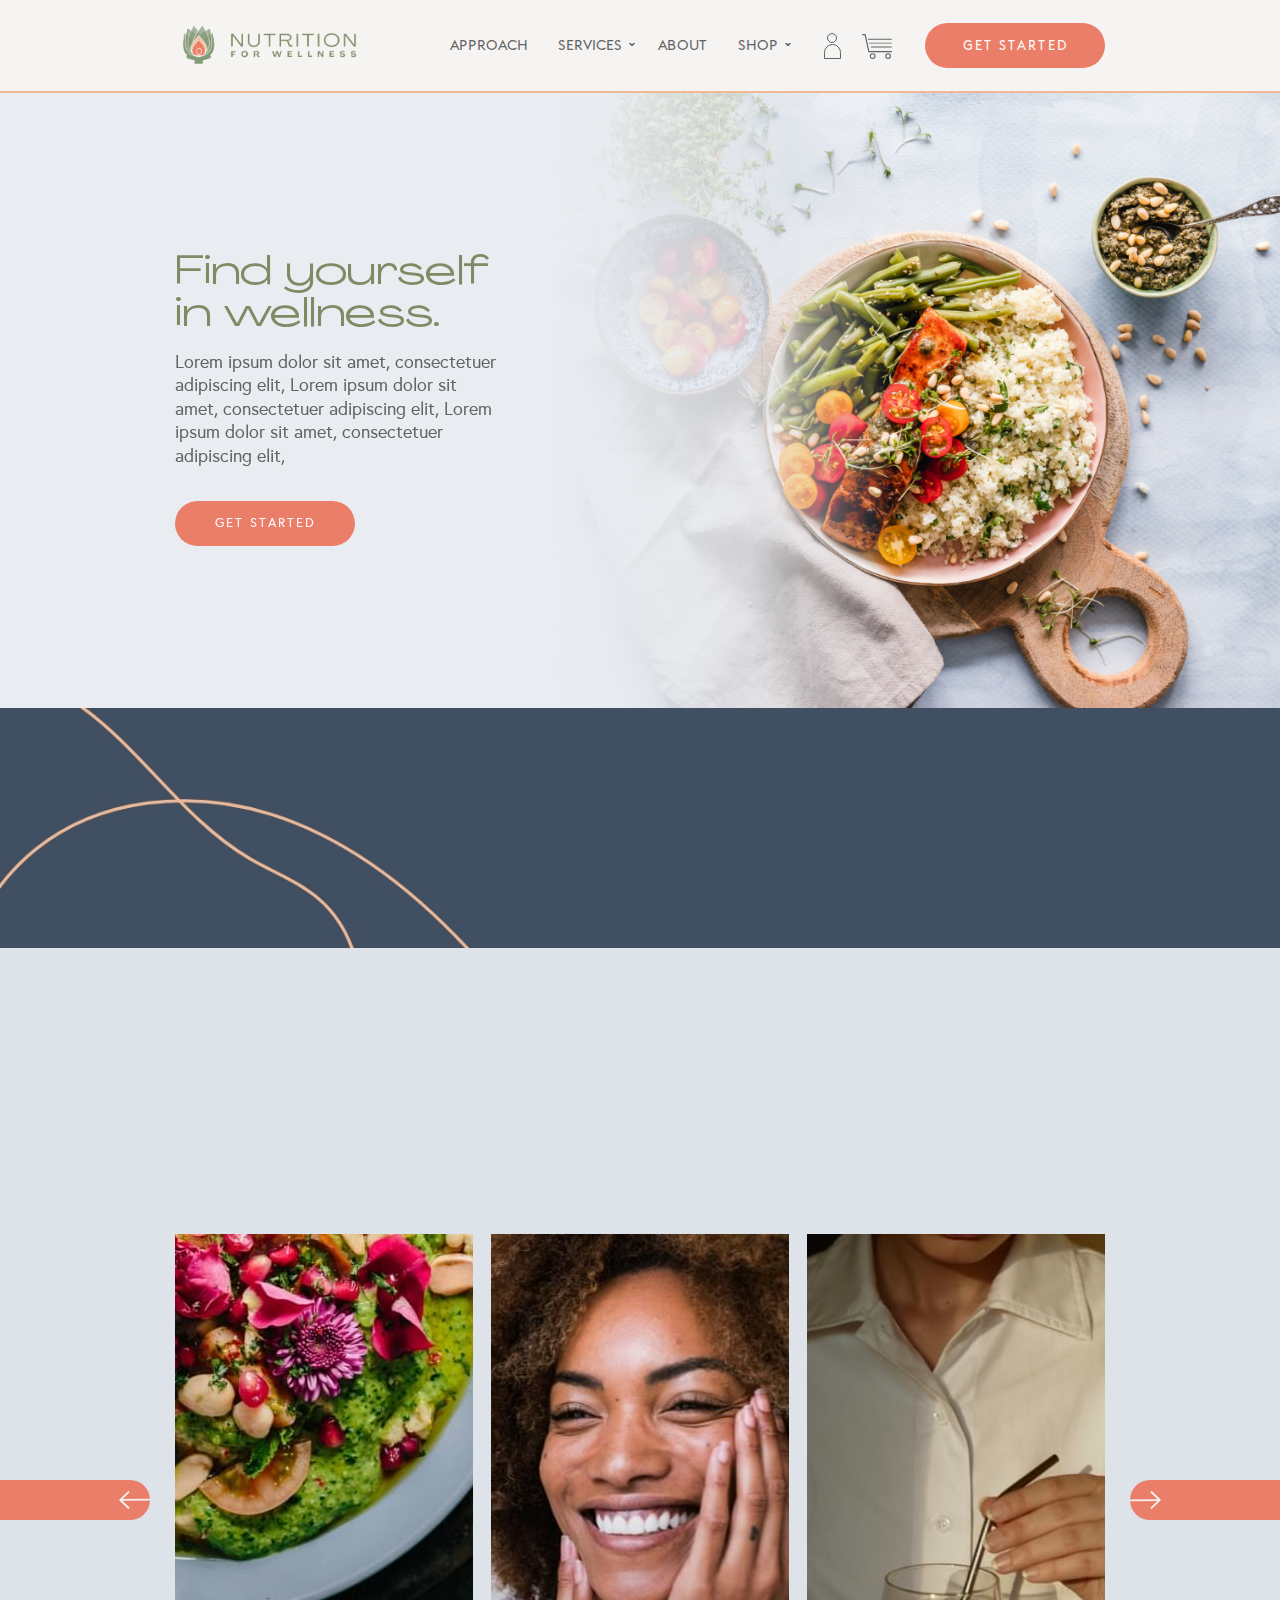
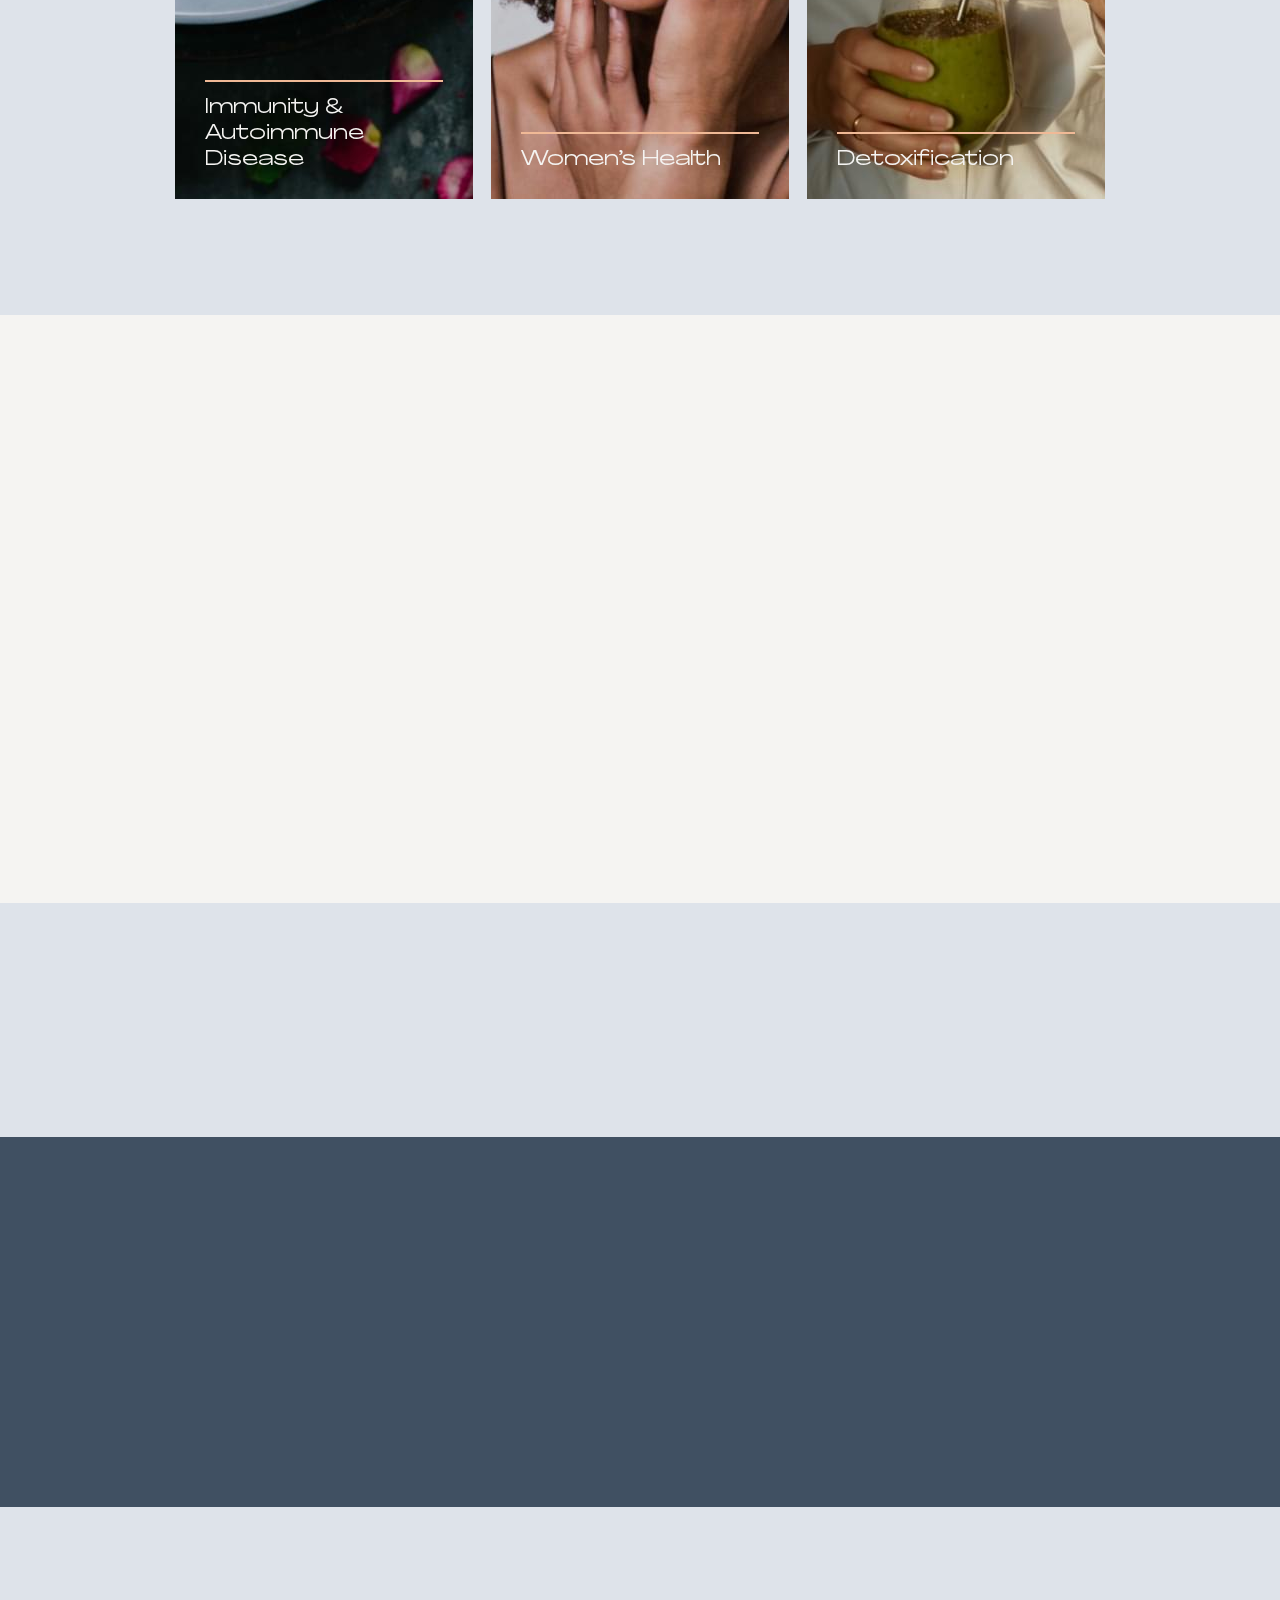
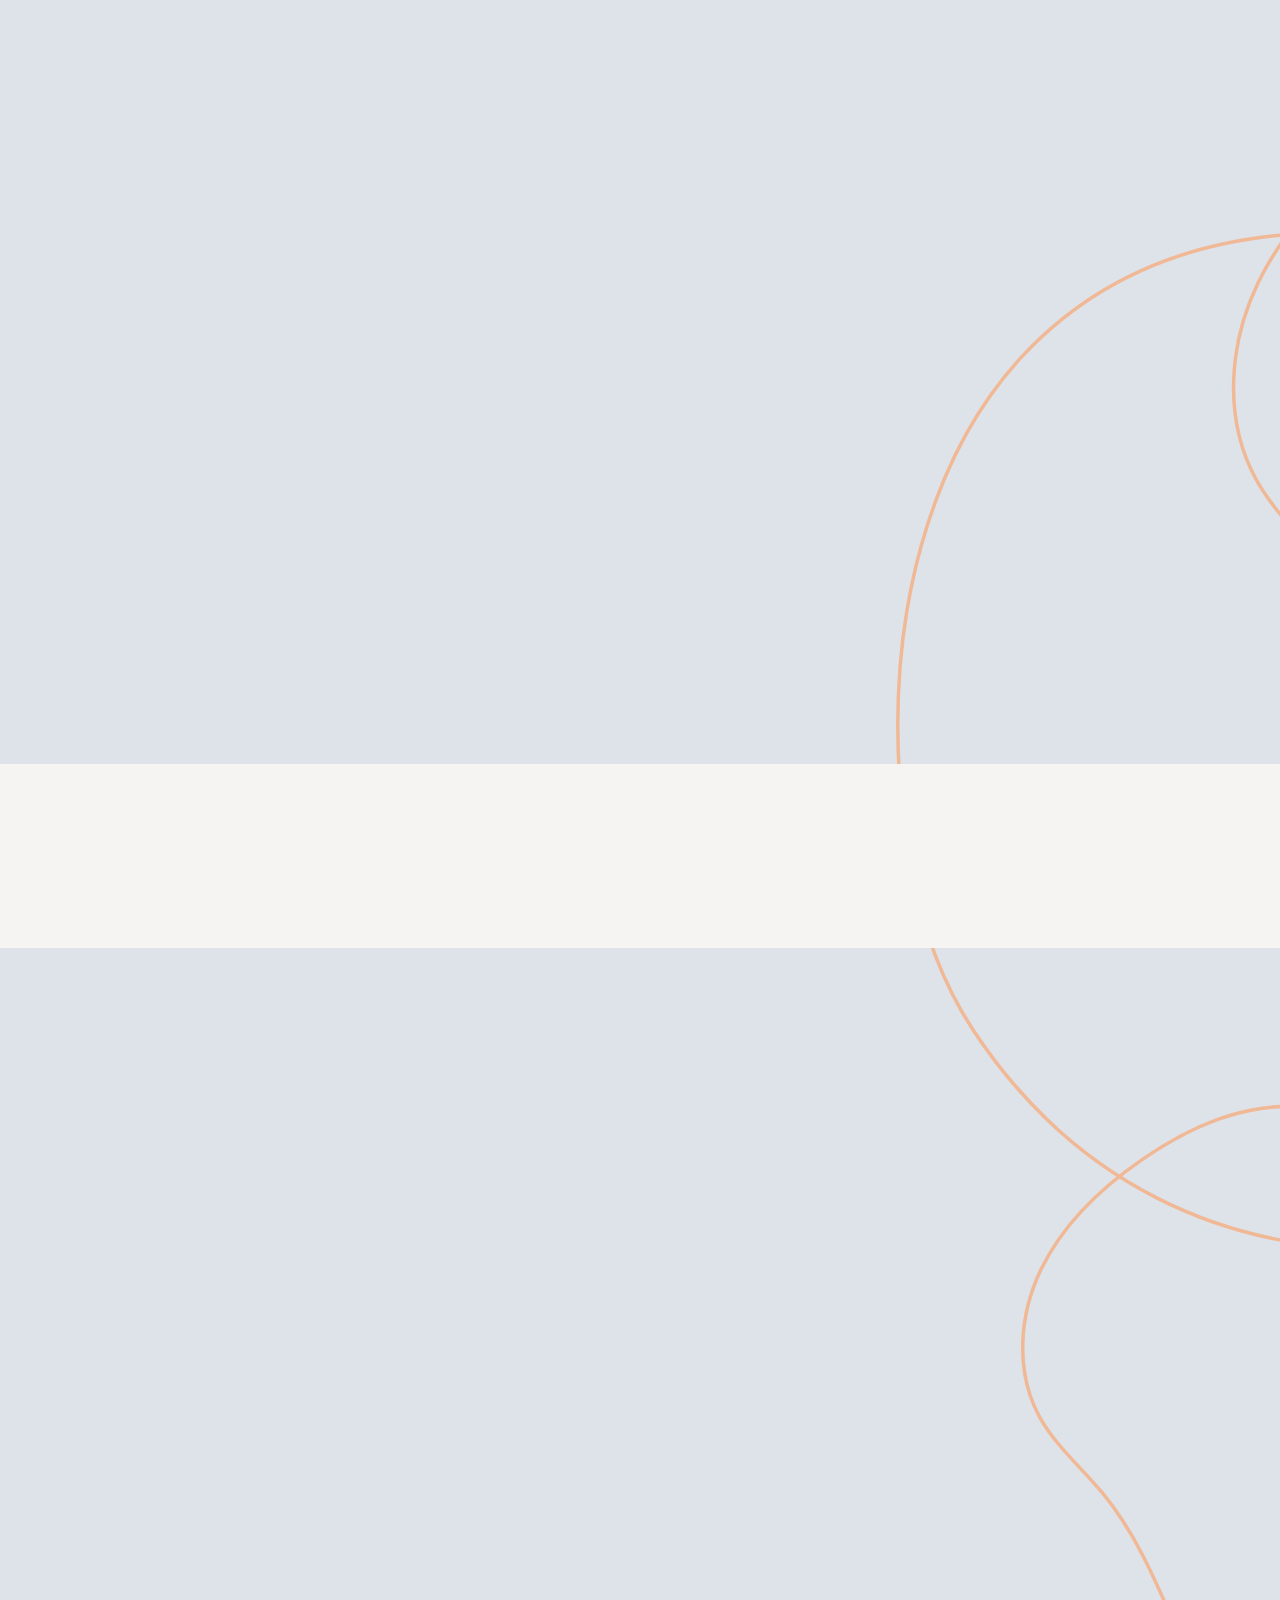
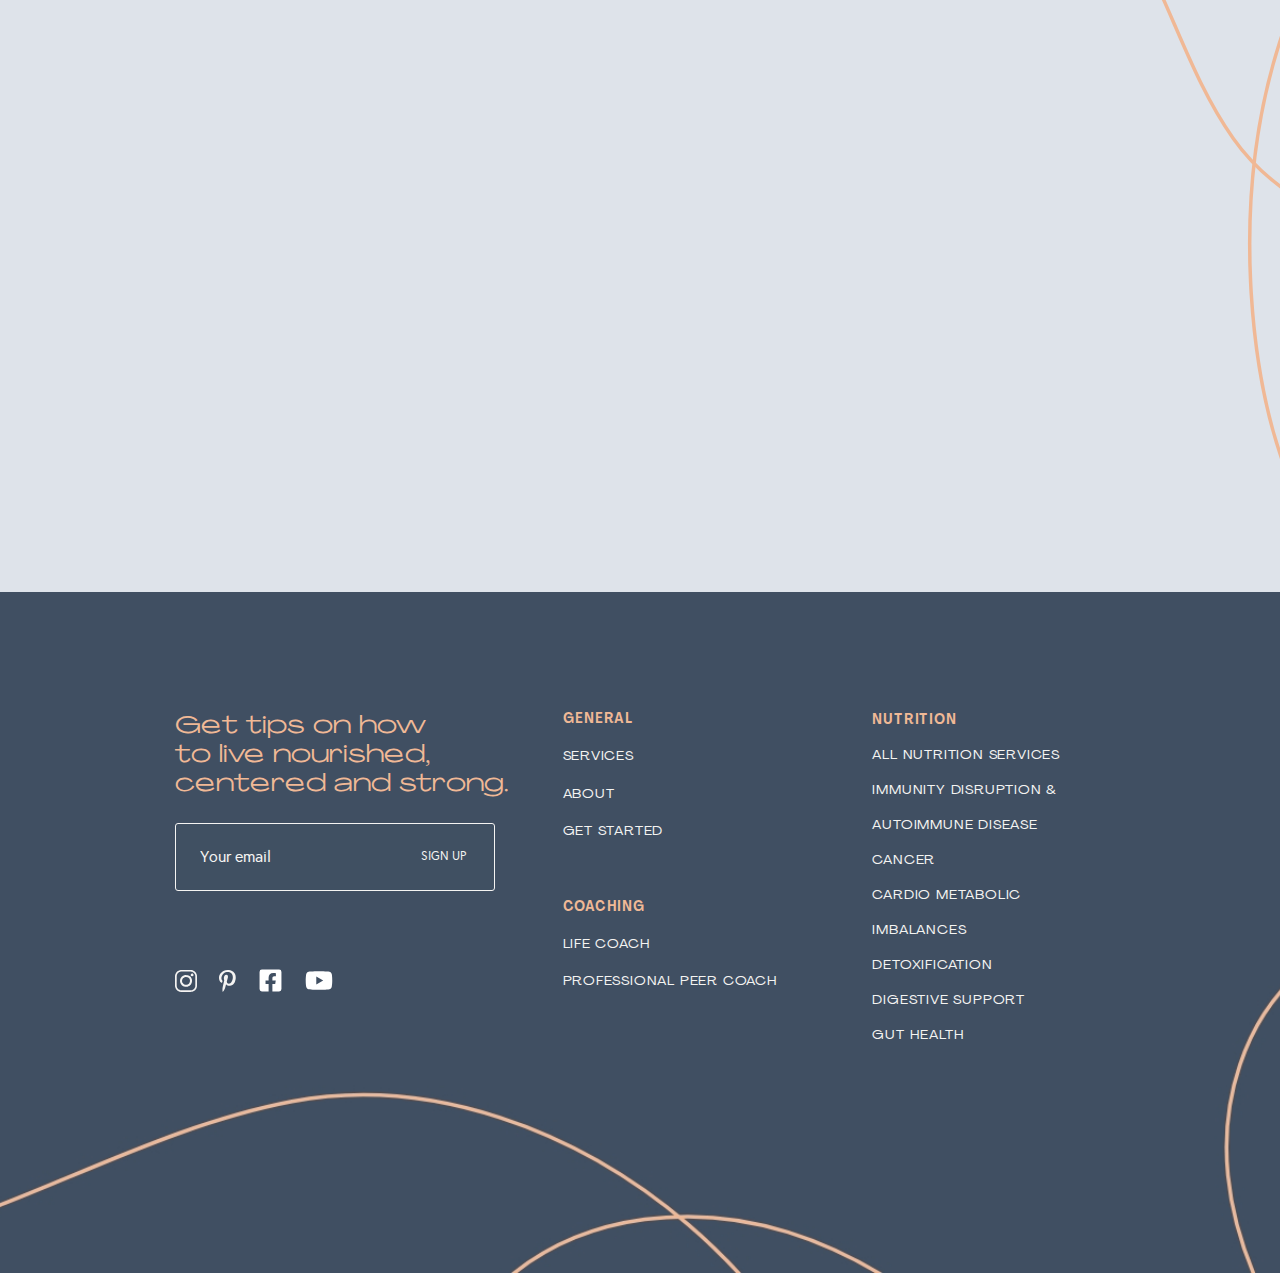
<file: app/index.html>
<!DOCTYPE html>
<html lang="en">

<head>

	<meta charset="utf-8">
	<title>Nutrition</title>
	<meta name="description" content="Nutrition">
	<meta name="viewport" content="width=device-width, initial-scale=1.0">
	<link rel="icon" href="images/favicon.png">
	<meta property="og:image" content="images/dest/preview.jpg">
	<link rel="stylesheet" href="css/app.min.css">
	<link rel="stylesheet" href="css/owl.carousel.min.css">
</head>

<body>
	<header class="header">
		<div class="container">
			<div class="header_inn">
				<div class="logo">
					<a href="#">
						<img loading="lazy" src="images/dest/logo.png" alt="">
					</a>
				</div>
				<div class="right_block">
					<div class="menu">
						<ul>
							<li>
								<a href="#">approach</a>
							</li>
							<li class="sub">
								<a href="#">Services</a>
								<div class="sub-menu">
									<div class="container">
										<div class="left">
											<div class="column">
												<div class="heading">
													NUTRITION
												</div>
												<ul>

													<li>
														<a href="#">
															IMMUNITY & AUTOIMMUNE DISEASE
														</a>
													</li>
													<li>
														<a href="#">
															CANCER
														</a>
													</li>
													<li>
														<a href="#">
															Cardiometabolic / Cardiovascular Health
														</a>
													</li>
													<li>
														<a href="#">
															DETOXIFICATION
														</a>
													</li>
													<li>
														<a href="#">
															DIGESTIVE SUPPORT
														</a>
													</li>
													<li>
														<a href="#">
															MENTAL HEALTH SOS
														</a>
													</li>
													<li>
														<a href="#">
															HEALTHY AGING
														</a>
													</li>
													<li>
														<a href="#">
															WEIGHT MANAGEMENT
														</a>
													</li>
													<li>
														<a href="#">
															WOMEN’S HEALTH

														</a>
													</li>
													<li>
														<a href="#">
															ENERGY
														</a>
													</li>
												</ul>

											</div>
											<div class="column">
												<div class="heading">
													COACHING
												</div>
												<ul>
													<li>
														<a href="#">
															LIFE COACHING
														</a>
													</li>
													<li>
														<a href="#">
															PROFESSIONAL PEER COACHING
														</a>
													</li>
												</ul>
											</div>
										</div>
										<img loading="lazy" src="images/dest/menu-img.png" alt="">
									</div>
								</div>
							</li>
							<li>
								<a href="#">About</a>
							</li>
							<li class="sub">
								<a href="#">Shop</a>
								<div class="sub-menu">
									<div class="container">
										<div class="left">
											<div class="column">
												<div class="heading">
													NUTRITION
												</div>
												<ul>

													<li>
														<a href="#">
															IMMUNITY & AUTOIMMUNE DISEASE
														</a>
													</li>
													<li>
														<a href="#">
															CANCER
														</a>
													</li>
													<li>
														<a href="#">
															Cardiometabolic / Cardiovascular Health
														</a>
													</li>
													<li>
														<a href="#">
															DETOXIFICATION
														</a>
													</li>
													<li>
														<a href="#">
															DIGESTIVE SUPPORT
														</a>
													</li>
													<li>
														<a href="#">
															MENTAL HEALTH SOS
														</a>
													</li>
													<li>
														<a href="#">
															HEALTHY AGING
														</a>
													</li>
													<li>
														<a href="#">
															WEIGHT MANAGEMENT
														</a>
													</li>
													<li>
														<a href="#">
															WOMEN’S HEALTH

														</a>
													</li>
													<li>
														<a href="#">
															ENERGY
														</a>
													</li>
												</ul>

											</div>
											<div class="column">
												<div class="heading">
													COACHING
												</div>
												<ul>
													<li>
														<a href="#">
															LIFE COACHING
														</a>
													</li>
													<li>
														<a href="#">
															PROFESSIONAL PEER COACHING
														</a>
													</li>
												</ul>
											</div>
										</div>
										<img loading="lazy" src="images/dest/menu-img.png" alt="">
									</div>
								</div>
							</li>
						</ul>
					</div>
					<div class="cart">
						<div class="login">
							<a href="#">
								<img loading="lazy" src="images/dest/login.svg" alt="">
							</a>
						</div>
						<div class="cart-in">
							<a href="#">
								<img loading="lazy" src="images/dest/cart.svg" alt="">
							</a>
						</div>
					</div>
					<div class="start">
						<a class="btn" href="#">
							get started
						</a>
					</div>
					<button class="btn-mob">
						<span></span>
						<span></span>
					</button>
				</div>

			</div>
		</div>
	</header>
	<main class="main">
		<div class="top-block main">
			<img src="images/dest/top-block.png" alt="" class="bg">
			<div data-aos="fade-down" data-aos-duration="700" class="container">
				<div class="heading-block">
					<h1 class="heading">
						Find yourself <br>
						in wellness.
					</h1>
					<p class="subheading">
						Lorem ipsum dolor sit amet, consectetuer adipiscing elit, Lorem ipsum dolor sit amet, consectetuer adipiscing elit, Lorem ipsum dolor sit amet, consectetuer adipiscing elit,
					</p>
					<a class="btn" href="#">
						Get Started
					</a>
				</div>
			</div>
		</div>
		<div class="para">
			<div data-aos="fade-down" data-aos-duration="700" class="heading">
				Nourished. Strong.
				<span>Centered.</span>
			</div>
		</div>
		<div class="slider-main">
			<div class="container">
				<div data-aos="fade-down" data-aos-duration="700" class="heading_1 text-center">
					How I can help you
				</div>
				<div data-aos="fade-down" data-aos-duration="700" class="subheading">
					Lorem ipsum dolor sit amet, consectetuer adipiscing elit, Lorem ipsum dolor sit amet, consectetuer adipiscing elit, Lorem ipsum dolor sit amet, consectetuer adipiscing elit,
				</div>
				<div class="slider owl-carousel">
					<div class="item">
						<a href="#">
							<img src="images/dest/slider1.jpg" alt="">
							<div class="text">Immunity & Autoimmune Disease</div>
						</a>
					</div>
					<div class="item">
						<a href="#">
							<img loading="lazy" src="images/dest/slider2.jpg" alt="">
							<div class="text">Women’s Health</div>
						</a>
					</div>
					<div class="item">
						<a href="#">
							<img loading="lazy" src="images/dest/slider3.jpg" alt="">
							<div class="text">Detoxification</div>
						</a>
					</div>
					<div class="item">
						<a href="#">
							<img loading="lazy" src="images/dest/slider1.jpg" alt="">
							<div class="text">Immunity & Autoimmune Disease</div>
						</a>
					</div>
					<div class="item">
						<a href="#">
							<img loading="lazy" src="images/dest/slider2.jpg" alt="">
							<div class="text">Women’s Health</div>
						</a>
					</div>
					<div class="item">
						<a href="#">
							<img loading="lazy" src="images/dest/slider3.jpg" alt="">
							<div class="text">Detoxification</div>
						</a>
					</div>
				</div>
				</div>
			</div>
		</div>
		<div class="approach">
			<div data-aos="fade-down" data-aos-delay="500" data-aos-duration="700" class="container">
				<div class="row no-gutters">
					<div class="col-lg-5">
						<div class="heading_1">
							Our approach
						</div>
						<div class="subheading">
							Lorem ipsum dolor sit amet, consectetuer adipiscing elit, Lorem ipsum dolor sit amet, consectetuer adipiscing elit, Lorem ipsum dolor sit amet, consectetuer adipiscing elit,
						</div>
						<a class="btn" href="#">Meet virginia</a>
					</div>
					<div class="col-lg-7">
						<img src="images/dest/triangle.svg" alt="">
					</div>
				</div>
			</div>
		</div>
		<div class="testimonials">
			<div class="blue_bg"></div>
			<div data-aos="fade-down"  data-aos-delay="500" data-aos-duration="700" class="container">
				<div class="heading_1 text-center">
					Testimonials
				</div>
				<div class="slider owl-carousel">
					<div class="item">
						<div class="row no-gutters">
							<div class="col-lg-6">
								<img src="images/dest/test1.png" alt="">
								<img class="slider_mob" src="images/dest/slider_mob.jpg" alt="">
							</div>
							<div class="col-lg-6">
								<p>"Thank you for your support, encouragement and kindness. You have helped guide me on my health journey and I now have the tools I need to live a more happy, balanced life. I could not be more appreciative of the time taken to tailor a plan that not only met my needs, but exceeded my expectations. Your professionalism is unmatched and I would have been lost without your words of wisdom and nuggets of knowledge."</p>
							</div>
						</div>
					</div>
					<div class="item">
						<div class="row no-gutters">
							<div class="col-lg-6">
								<img loading="lazy" src="images/dest/test1.png" alt="">
								<img loading="lazy" class="slider_mob" src="images/dest/slider_mob.jpg" alt="">
							</div>
							<div class="col-lg-6">
								<p>"Thank you for your support, encouragement and kindness. You have helped guide me on my health journey and I now have the tools I need to live a more happy, balanced life. I could not be more appreciative of the time taken to tailor a plan that not only met my needs, but exceeded my expectations. Your professionalism is unmatched and I would have been lost without your words of wisdom and nuggets of knowledge."</p>
							</div>
						</div>
					</div>
					<div class="item">
						<div class="row no-gutters">
							<div class="col-lg-6">
								<img loading="lazy" src="images/dest/test1.png" alt="">
								<img loading="lazy" class="slider_mob" src="images/dest/slider_mob.jpg" alt="">
							</div>
							<div class="col-lg-6">
								<p>"Thank you for your support, encouragement and kindness. You have helped guide me on my health journey and I now have the tools I need to live a more happy, balanced life. I could not be more appreciative of the time taken to tailor a plan that not only met my needs, but exceeded my expectations. Your professionalism is unmatched and I would have been lost without your words of wisdom and nuggets of knowledge."</p>
							</div>
						</div>
					</div>
					<div class="item">
						<div class="row no-gutters">
							<div class="col-lg-6">
								<img loading="lazy" src="images/dest/test1.png" alt="">
								<img loading="lazy" class="slider_mob" src="images/dest/slider_mob.jpg" alt="">
							</div>
							<div class="col-lg-6">
								<p>"Thank you for your support, encouragement and kindness. You have helped guide me on my health journey and I now have the tools I need to live a more happy, balanced life. I could not be more appreciative of the time taken to tailor a plan that not only met my needs, but exceeded my expectations. Your professionalism is unmatched and I would have been lost without your words of wisdom and nuggets of knowledge."</p>
							</div>
						</div>
					</div>

				</div>
			</div>
		</div>
		<div class="risk">
			<div data-aos="fade-down" data-aos-delay="500" data-aos-duration="700" class="container">
				<div class="heading_1 text-center">
					Reduce your risk. Live the benefits.
				</div>
				<div class="container tabs">
					<ul class="tabs__caption">
						<li class="active">Front end</li>
						<li>Design</li>
						<li>Developement</li>
					</ul>
					<div class="tabs__content active">
						<div class="row no-gutters">
							<div class="col-xl-6 col-md-6 col-sm-12">
								<div class="tab_heading">
									reduce your risk
								</div>
								<div class="tab_ul">
									<div class="item">
										<div data-aos="zoom-in-down" data-aos-delay="500" data-aos-duration="1000">
											<img src="images/dest/tab1.svg" alt="">
										</div>
										<span>
											Heart disease
										</span>
									</div>
									<div class="item">
										<div data-aos="zoom-in-down" data-aos-delay="500" data-aos-duration="1000">
											<img src="images/dest/tab2.svg" alt="">
										</div>
										<span>
											Cognitive decline
										</span>
									</div>
									<div class="item">
										<div data-aos="zoom-in-down" data-aos-delay="500" data-aos-duration="1000">
											<img loading="lazy" src="images/dest/tab3.svg" alt="">
										</div>
										<span>
											High blood pressure
										</span>
									</div>
									<div class="item">
										<div data-aos="zoom-in-down" data-aos-delay="500" data-aos-duration="1000">
											<img loading="lazy" src="images/dest/tab4.svg" alt="">
										</div>
										<span>
											Pre-Diabetes, Diabetes, Metabolic Syndrome
										</span>
									</div>
								</div>
								<a href="#" class="btn">
									Get Started
								</a>
							</div>
							<div class="col-xl-6 col-md-6 col-sm-12">
								<div class="image-big">
									<img loading="lazy" src="images/dest/tab-big.png" alt="">
								</div>
							</div>
						</div>
					</div>
					<div class="tabs__content">
						<div class="row no-gutters">
							<div class="col-xl-6 col-md-6 col-sm-12">
								<div class="tab_heading">
									Hello there!
								</div>
								<div class="tab_ul">
									<div class="item">
										<div data-aos="zoom-in-down" data-aos-delay="500" data-aos-duration="1000">
											<img loading="lazy" src="images/dest/tab1.svg" alt="">
										</div>
										<span>
											Cognitive decline
										</span>
									</div>
									<div class="item">
										<div data-aos="zoom-in-down" data-aos-delay="500" data-aos-duration="1000">
											<img loading="lazy" src="images/dest/tab2.svg" alt="">
										</div>
										<span>
											Heart disease
										</span>
									</div>
									<div class="item">
										<div data-aos="zoom-in-down" data-aos-delay="500" data-aos-duration="1000">
											<img src="images/dest/tab3.svg" alt="">
										</div>
										<span>
											Pre-Diabetes, Diabetes, Metabolic Syndrome
										</span>
									</div>
									<div class="item">
										<div data-aos="zoom-in-down" data-aos-delay="500" data-aos-duration="1000">
											<img src="images/dest/tab4.svg" alt="">
										</div>
										<span>
											High blood pressure
										</span>
									</div>
								</div>
								<a href="#" class="btn">
									Get Started
								</a>
							</div>
							<div class="col-xl-6 col-md-6 col-sm-12">
								<div class="image-big">
									<img src="images/dest/tab-big.png" alt="">
								</div>
							</div>
						</div>
					</div>

				</div>
			</div>
		</div>
		<div class="frms"></div>
		<div class="trusts">
			<div data-aos="fade-down"data-aos-delay="500" data-aos-duration="1000" class="trust-inn">
				<img loading="lazy" src="images/dest/trust1.png" alt="">
				<img loading="lazy" src="images/dest/trust2.png" alt="">
				<img loading="lazy" src="images/dest/trust3.png" alt="">
				<img loading="lazy" src="images/dest/trust4.png" alt="">
				<img loading="lazy" src="images/dest/trust5.png" alt="">
			</div>
		</div>
		<div class="founder">
			<div data-aos="fade-down" data-aos-delay="500" data-aos-duration="1000" class="container">
				<div class="row no-gutters">
					<div class="col-lg-7">
						<div class="heading_1">
							A note from our founder
						</div>
						<div class="text">
							<p>
								Worried about metabolic syndrome, autoimmunity, perimenopause or another lifestyle imbalance? Have a goal of not just longevity but "health-gevity"?
							</p>
							<p>
								You are in the right place to discover how personalized precision nutrition can benefit you. When we work together, we will do a deep dive into all things Nutrition that affect and support you. In addition, my unique three-prong approach will immerse you in a rich collection of lifestyle tools. You will explore your relationship with movement, stress, sleep, mood, and so on. Use worksheets, cognitive behavior therapies, and so much more. Together, we will get you back to feeling nourished, strong, & centered for who you are today and where you want to be moving forward.
							</p>
							<p>
								I work with you – whether you are in your best physical state ever and want to make sure you are optimizing your health, or whether you are faced with the challenges of addressing a disease. My three-prong approach offers specialized yet simple assessments and tools that are easy for you to access and implement.
							</p>
							<p>
								I am excited to help you get the right messages to your cells!
								I invite you to join me in supporting and celebrating healthy growth at every age. Do you want to grow a year younger on your next birthday? Are you ready to Maximize Wellness and Minimize Disease™?
							</p>
							<p>
								Commit to your health now, I'm here to help you! Contact me for a complementary 20-minute exploratory call. Together well decide if we are a good fit.
							</p>
						</div>
						<div class="sign">
							<img src="images/dest/sign.png" alt="">
						</div>
						<div class="name">
							MS, RDN, LDN
						</div>
					</div>
					<div class="col-lg-5">
						<div class="image">
							<img src="images/src/founder.png" alt="">
						</div>
					</div>
				</div>
			</div>
		</div>
	</main>
	<footer class="footer">
		<div class="container">
			<div class="row no-gutters">
				<div class="col-lg-5">
					<div class="foo-heading">
						Get tips on how <br>
						to live nourished, <br>
						centered and strong.
					</div>
					<div class="foo-form">
						<form action="">
							<input placeholder="Your email" type="email">
							<input value="Sign Up" type="submit">
						</form>
					</div>
					<div class="socials">
						<div class="social">
							<a href="#">
								<img src="images/dest/soc1.svg" alt="">
							</a>
						</div>
						<div class="social">
							<a href="#">
								<img src="images/dest/soc2.svg" alt="">
							</a>
						</div>
						<div class="social">
							<a href="#">
								<img src="images/dest/soc3.svg" alt="">
							</a>
						</div>
						<div class="social">
							<a href="#">
								<img src="images/dest/soc4.svg" alt="">
							</a>
						</div>
					</div>
				</div>
				<div class="col-lg-4">
					<div class="column">
						<div class="heading">
							general
						</div>
						<ul>
							<li>
								<a href="#">Services</a>
							</li>
							<li>
								<a href="#">About</a>
							</li>
							<li>
								<a href="#">Get Started</a>
							</li>
						</ul>
					</div>
					<div class="column">
						<div class="heading">
							coaching
						</div>
						<ul>
							<li>
								<a href="#">life coach</a>
							</li>
							<li>
								<a href="#">professional peer coach</a>
							</li>
						</ul>
					</div>
				</div>
				<div class="col-lg-3">
					<div class="categories">
						<div class="heading">
							nutrition
						</div>
						<ul>
							<li>
								<a href="#">all nutrition services</a>
							</li>
							<li>
								<a href="#">immunity disruption & <br> autoimmune disease
								</a>
							</li>
							<li>
								<a href="#">cancer</a>
							</li>
							<li>
								<a href="#">cardio metabolic imbalances
								</a>
							</li>
							<li>
								<a href="#">detoxification</a>
							</li>
							<li>
								<a href="#">digestive support
								</a>
							</li>
							<li>
								<a href="#">gut health</a>
							</li>
						</ul>
					</div>
				</div>
			</div>
		</div>
	</footer>
	<script src="js/app.min.js"></script>
</body>
</html>
</file>
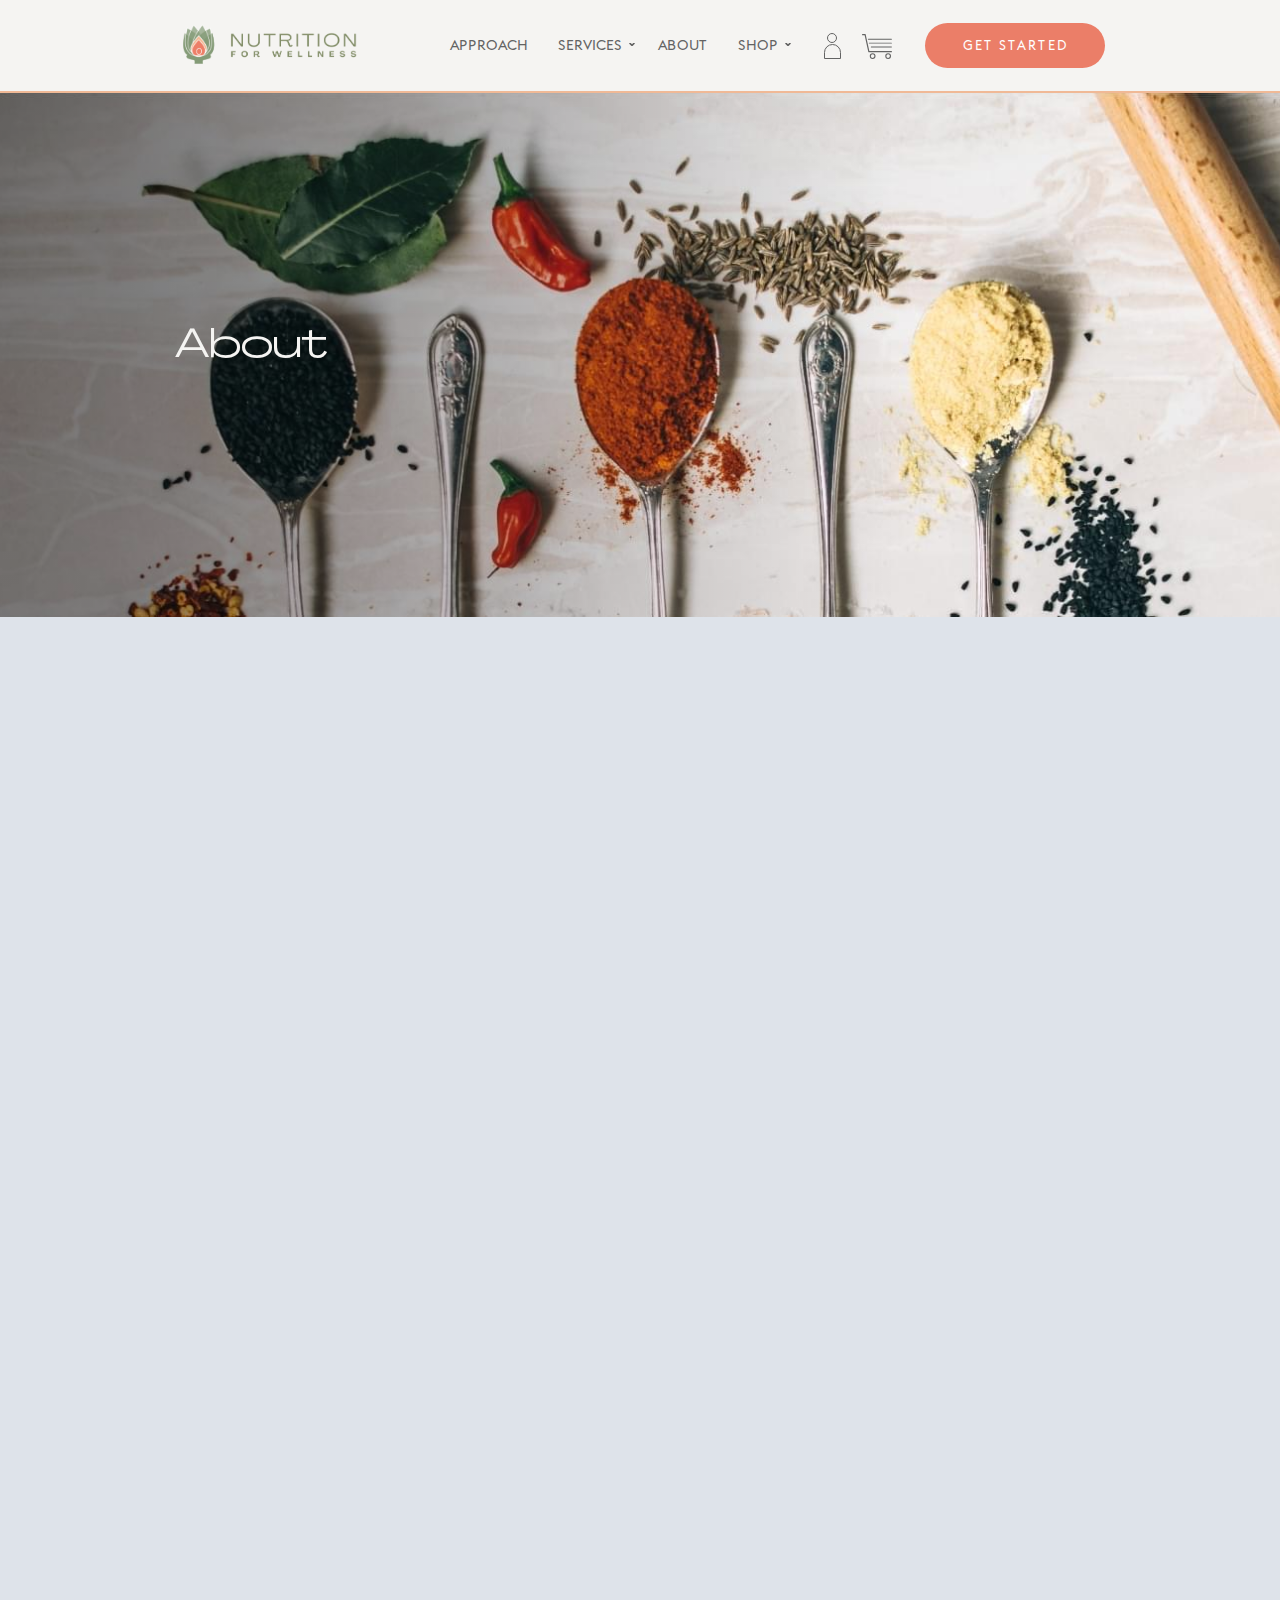
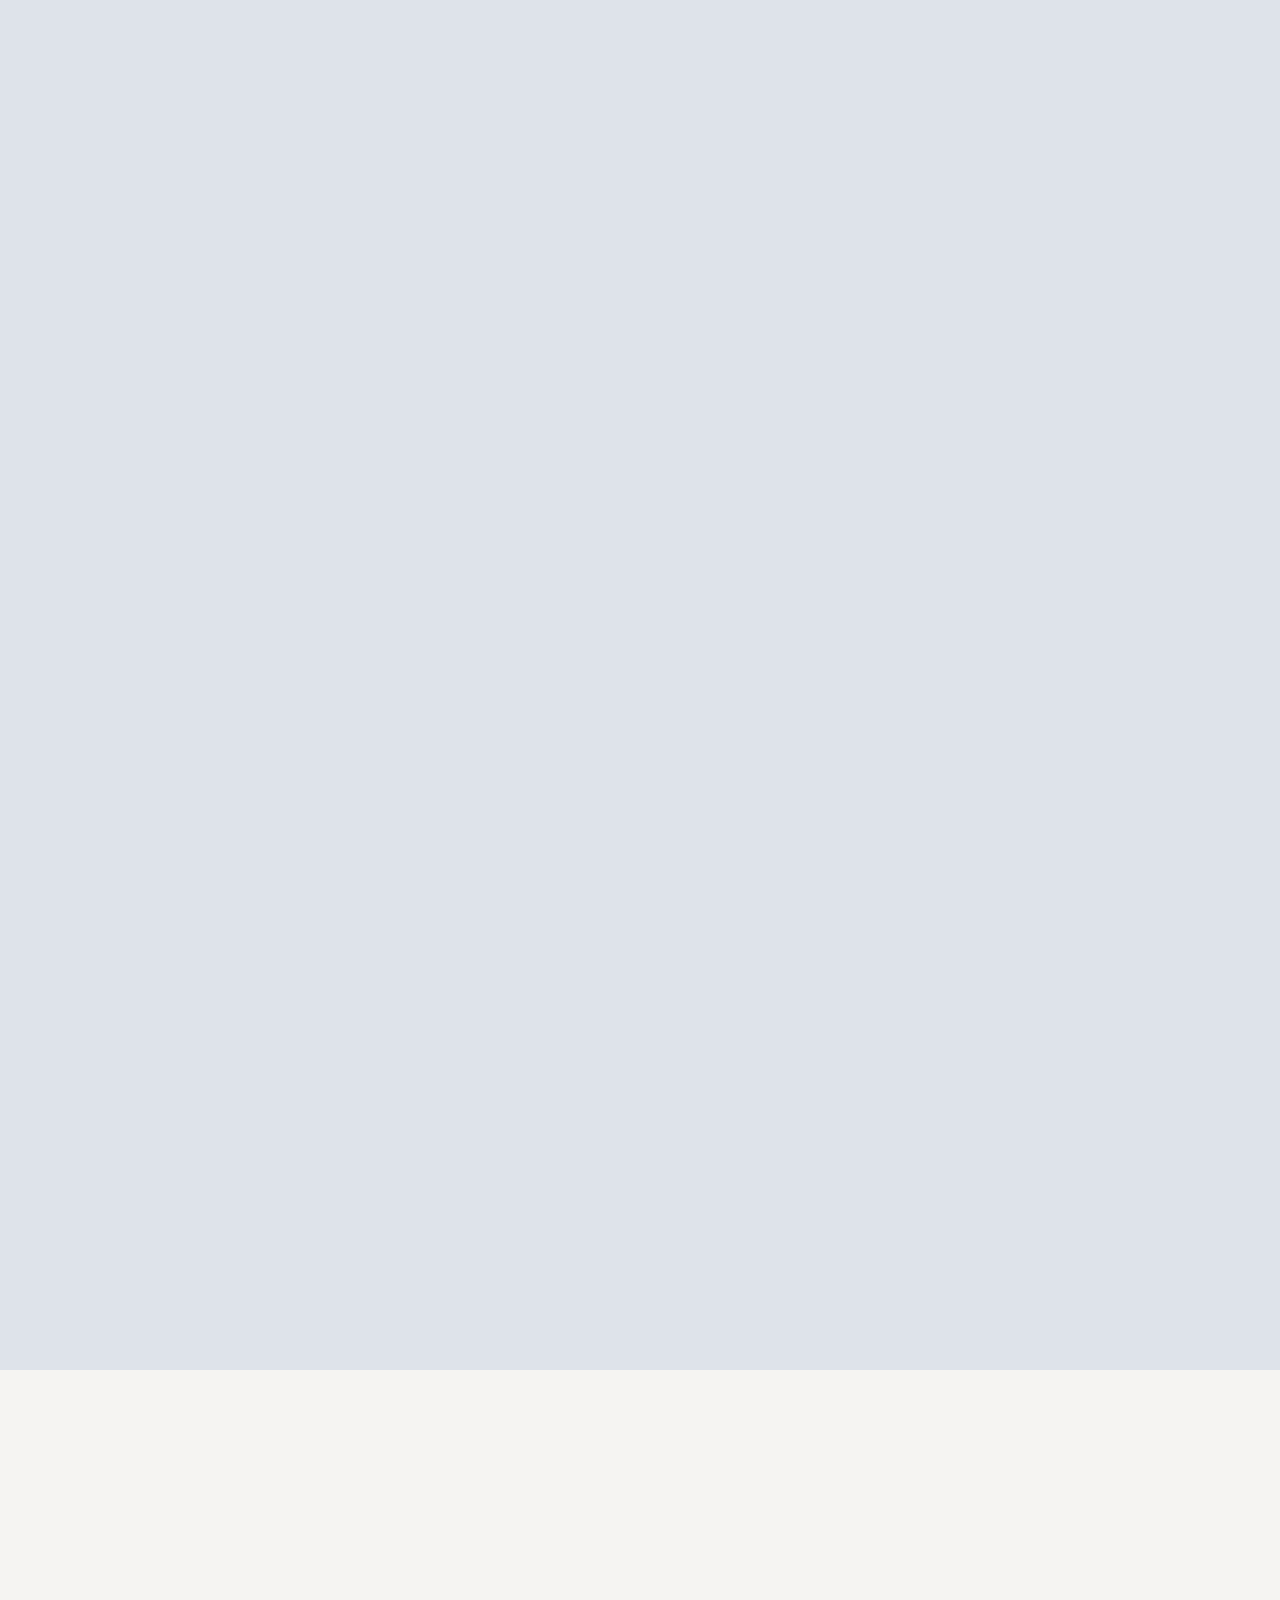
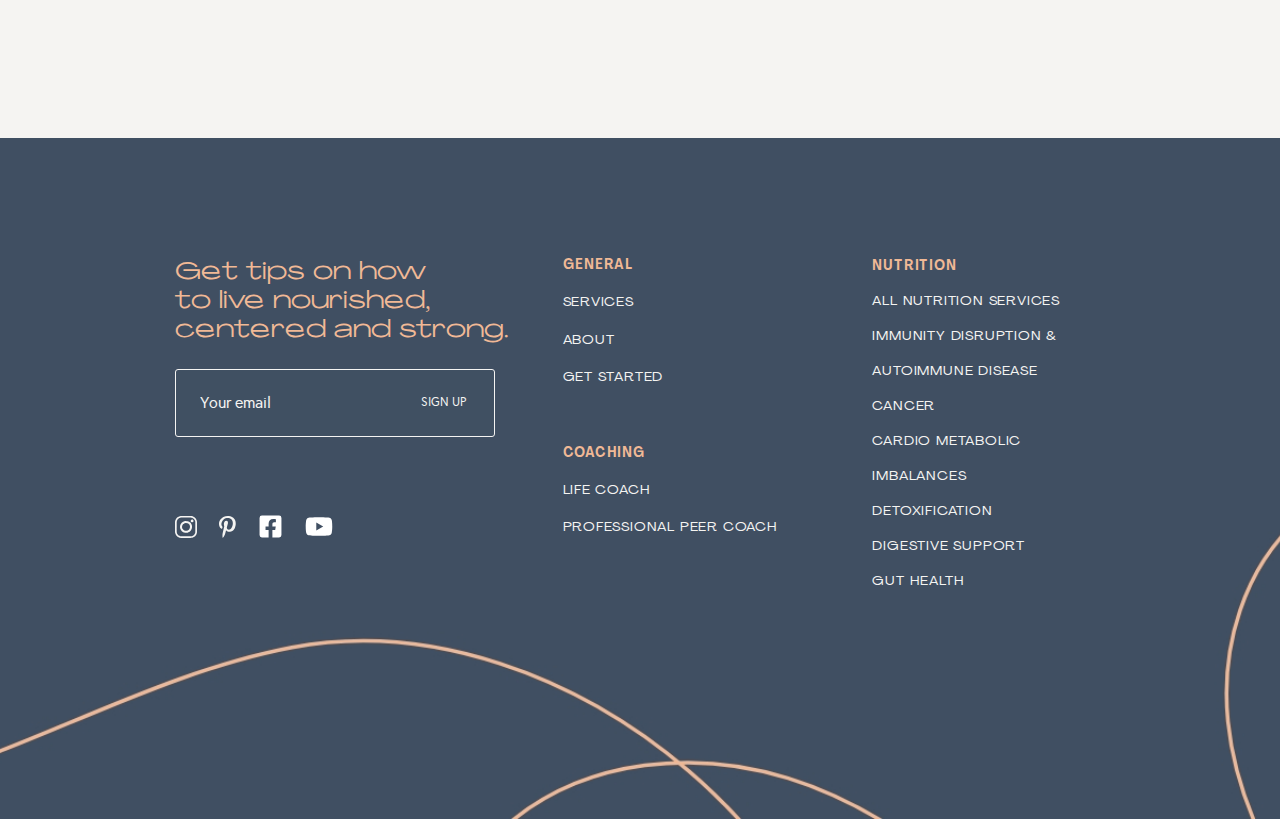
<file: app/about.html>
<!DOCTYPE html>
<html lang="en">

<head>

    <meta charset="utf-8">
    <title>Nutrition</title>
    <meta name="description" content="Nutrition">
    <meta name="viewport" content="width=device-width, initial-scale=1.0">
    <link rel="icon" href="images/favicon.png">
    <meta property="og:image" content="images/dest/preview.jpg">
    <link rel="stylesheet" href="css/app.min.css">
    <link rel="stylesheet" href="css/owl.carousel.min.css">
</head>

<body>
<header class="header">
    <div class="container">
        <div class="header_inn">
            <div class="logo">
                <a href="#">
                    <img loading="lazy" loading="lazy" src="images/dest/logo.png" alt="">
                </a>
            </div>
            <div class="right_block">
                <div class="menu">
                    <ul>
                        <li>
                            <a href="#">approach</a>
                        </li>
                        <li class="sub">
                            <a href="#">Services</a>
                            <div class="sub-menu">
                                <div class="container">
                                    <div class="left">
                                        <div class="column">
                                            <div class="heading">
                                                NUTRITION
                                            </div>
                                            <ul>

                                                <li>
                                                    <a href="#">
                                                        IMMUNITY & AUTOIMMUNE DISEASE
                                                    </a>
                                                </li>
                                                <li>
                                                    <a href="#">
                                                        CANCER
                                                    </a>
                                                </li>
                                                <li>
                                                    <a href="#">
                                                        Cardiometabolic / Cardiovascular Health
                                                    </a>
                                                </li>
                                                <li>
                                                    <a href="#">
                                                        DETOXIFICATION
                                                    </a>
                                                </li>
                                                <li>
                                                    <a href="#">
                                                        DIGESTIVE SUPPORT
                                                    </a>
                                                </li>
                                                <li>
                                                    <a href="#">
                                                        MENTAL HEALTH SOS
                                                    </a>
                                                </li>
                                                <li>
                                                    <a href="#">
                                                        HEALTHY AGING
                                                    </a>
                                                </li>
                                                <li>
                                                    <a href="#">
                                                        WEIGHT MANAGEMENT
                                                    </a>
                                                </li>
                                                <li>
                                                    <a href="#">
                                                        WOMEN’S HEALTH

                                                    </a>
                                                </li>
                                                <li>
                                                    <a href="#">
                                                        ENERGY
                                                    </a>
                                                </li>
                                            </ul>

                                        </div>
                                        <div class="column">
                                            <div class="heading">
                                                COACHING
                                            </div>
                                            <ul>
                                                <li>
                                                    <a href="#">
                                                        LIFE COACHING
                                                    </a>
                                                </li>
                                                <li>
                                                    <a href="#">
                                                        PROFESSIONAL PEER COACHING
                                                    </a>
                                                </li>
                                            </ul>
                                        </div>
                                    </div>
                                    <img loading="lazy" src="images/dest/menu-img.png" alt="">
                                </div>
                            </div>
                        </li>
                        <li>
                            <a href="#">About</a>
                        </li>
                        <li class="sub">
                            <a href="#">Shop</a>
                            <div class="sub-menu">
                                <div class="container">
                                    <div class="left">
                                        <div class="column">
                                            <div class="heading">
                                                NUTRITION
                                            </div>
                                            <ul>

                                                <li>
                                                    <a href="#">
                                                        IMMUNITY & AUTOIMMUNE DISEASE
                                                    </a>
                                                </li>
                                                <li>
                                                    <a href="#">
                                                        CANCER
                                                    </a>
                                                </li>
                                                <li>
                                                    <a href="#">
                                                        Cardiometabolic / Cardiovascular Health
                                                    </a>
                                                </li>
                                                <li>
                                                    <a href="#">
                                                        DETOXIFICATION
                                                    </a>
                                                </li>
                                                <li>
                                                    <a href="#">
                                                        DIGESTIVE SUPPORT
                                                    </a>
                                                </li>
                                                <li>
                                                    <a href="#">
                                                        MENTAL HEALTH SOS
                                                    </a>
                                                </li>
                                                <li>
                                                    <a href="#">
                                                        HEALTHY AGING
                                                    </a>
                                                </li>
                                                <li>
                                                    <a href="#">
                                                        WEIGHT MANAGEMENT
                                                    </a>
                                                </li>
                                                <li>
                                                    <a href="#">
                                                        WOMEN’S HEALTH

                                                    </a>
                                                </li>
                                                <li>
                                                    <a href="#">
                                                        ENERGY
                                                    </a>
                                                </li>
                                            </ul>

                                        </div>
                                        <div class="column">
                                            <div class="heading">
                                                COACHING
                                            </div>
                                            <ul>
                                                <li>
                                                    <a href="#">
                                                        LIFE COACHING
                                                    </a>
                                                </li>
                                                <li>
                                                    <a href="#">
                                                        PROFESSIONAL PEER COACHING
                                                    </a>
                                                </li>
                                            </ul>
                                        </div>
                                    </div>
                                    <img loading="lazy" src="images/dest/menu-img.png" alt="">
                                </div>
                            </div>
                        </li>
                    </ul>
                </div>
                <div class="cart">
                    <div class="login">
                        <a href="#">
                            <img loading="lazy" src="images/dest/login.svg" alt="">
                        </a>
                    </div>
                    <div class="cart-in">
                        <a href="#">
                            <img loading="lazy" src="images/dest/cart.svg" alt="">
                        </a>
                    </div>
                </div>
                <div class="start">
                    <a class="btn" href="#">
                        get started
                    </a>
                </div>
                <button class="btn-mob">
                    <span></span>
                    <span></span>
                </button>
            </div>

        </div>
    </div>
</header>
<main class="main">
    <div class="top-block simple">
        <img loading="lazy" src="images/dest/about-top2.jpg" alt="" class="bg">
        <div data-aos="fade-down" data-aos-offset="200"  data-aos-duration="1000" class="container">
            <div class="heading-block">
                <h1 class="heading white">
                    About
                </h1>
            </div>
        </div>
    </div>
    <div class="founder about-founder">
        <div data-aos="fade-down" data-aos-offset="200" class="container">
            <div class="heading_1 mob">
                <span>Virginia Darrow-Menegaz</span>
                <span>MS, RDN, LDN, IFMCP Candidate</span>
            </div>
            <div class="row no-gutters">
                <div class="col-lg-7">
                    <div class="heading_1">
                        <span>Virginia Darrow-Menegaz</span>
                        <span>MS, RDN, LDN, IFMCP Candidate</span>
                    </div>
                    <div class="text">
                        <p>Ms. Darrow-Menegaz, a registered dietitian and integrative & functional nutritionist, is the founding owner of Nutrition for Wellness™. Nutrition for Wellness™ programs feature protocols guided by evidence-based research. They are borne out of years of clinical, personal, and observational experience by Virginia Darrow-Menegaz MS, RD, LN. In addition to seeing clients one-on-one, Ms. Darrow-Menegaz has presented seminars and lectures for organizations such as The Baltimore Sun, The U.S. Military, American Health Insurance Plans (AHIP), Blue Cross Blue Shield, US Airways, Professional Practice Groups and several appearances on Baltimore WBAL-TV 11 Spotlight on Health, to name a few. Nutrition for Wellness’ signature programs impart powerful cutting edge resources that help individuals get to their healthiest state of strength, nourishment and being centered.</p>

                        <p>In addition to running Nutrition for Wellness,™ she is an adjunct professor of Integrative and Functional Nutrition at Maryland University of Integrative Health and a former adjunct instructor in Nutrition and Food Studies at New York University. Prior to founding Nutrition For Wellness™ in 1998, Ms. Darrow-Menegaz spent several years working in the acute-care setting (ranging from out-patient community wellness service to the ICU). In her earliest work with Nutrition and Wellness, Virginia was a wellness and fitness instructor and featured guest at fitness retreats, gourmet natural cooking school engagements, and other fitness and wellness centers.</p>

                        <p>She has been activity involved in the Health and Wellness field since the late 1970s, well before her formal training. Having been raised by parents that were followers of the pioneers of modern-day integrative medicine, Virginia’s focus has always been on integrative and functional nutrition in medicine as well as complimentary modalities. She is a former restaurant owner, triathlete, and fitness trainer.</p>

                        <p>When in her late teens she switched her undergraduate major mid-stream when she moved to Puerto Rico. There she worked in hotels, enjoyed scuba diving, ran, swam and surfed. She was always a cyclist but greatly improved her swimming and running and later began competing in biathlons and triathlons after moving back to New York. While she started her undergraduate studies in the sciences, having a love for food, health, sports, and travel, she earned a bachelors of science degree in Hotel and Restaurant Administration with a minor in Business and Marketing. She worked in the hotel industry for several years and was fortunate to travel the world. Virginia then had the opportunity to be a working-partner in a start-up prototype for an Italian chain restaurant. She developed employee manuals, operational manuals and working recipes for the chain. After surviving a serious bout with ovarian cancer, Virginia earned a Master-of-Science degree in clinical nutrition from New York University (NYU).</p>

                        <p>She has advanced training in integrative and functional nutrition as medicine through the Institute of Functional Medicine, Functional Medicine University, The Academy of Nutrition and Dietetics, The American Association of Nutritional Consultants, Arizona Center for Integrative Medicine and Medicines from the Earth. To remain current in the field of integrative health, Virginia annually attends numerous continuing education seminars and symposiums (in nutrition, medicine, stress management, meditation, movement and exercise physiology, psychology, and coaching techniques).</p>

                        <p>In addition to her work for Nutrition For Wellness,™ and teaching, Virginia also is the founder and president of Nutrition Software Solutions, Inc.™, which developed an innovative mobile nutrition assessment software program for acute-care nutrition support healthcare professionals. Virginia continues to celebrate her passion for all things active – yoga, meditation, endurance-obstacle races, cross county/woods running, hiking, skiing, surfing, and getting together with family and friends to play music and sing. She lives in Maryland with her greatest treasures (along with her health), her husband and their two daughters.</p>
                    </div>
                </div>
                <div class="col-lg-5">
                    <div class="image">
                        <img loading="lazy" src="images/src/founder.png" alt="">
                    </div>
                </div>
            </div>
        </div>
    </div>
    <div class="affil">
        <div data-aos="fade-down" data-aos-offset="200"  data-aos-duration="1000" class="container">
            <div class="heading_1 text-center">
                Professional affiliations
            </div>
            <div class="affil-inn">
                <img loading="lazy" src="images/dest/aff1.png" alt="">
                <img loading="lazy" src="images/dest/aff2.png" alt="">
                <img loading="lazy" src="images/dest/aff3.png" alt="">
                <img loading="lazy" src="images/dest/aff4.png" alt="">
                <img loading="lazy" src="images/dest/aff5.png" alt="">
                <img loading="lazy" src="images/dest/aff6.png" alt="">
            </div>
        </div>
    </div>
</main>
<footer class="footer">
    <div class="container">
        <div class="row no-gutters">
            <div class="col-lg-5">
                <div class="foo-heading">
                    Get tips on how <br>
                    to live nourished, <br>
                    centered and strong.
                </div>
                <div class="foo-form">
                    <form action="">
                        <input placeholder="Your email" type="email">
                        <input value="Sign Up" type="submit">
                    </form>
                </div>
                <div class="socials">
                    <div class="social">
                        <a href="#">
                            <img loading="lazy" src="images/dest/soc1.svg" alt="">
                        </a>
                    </div>
                    <div class="social">
                        <a href="#">
                            <img loading="lazy" src="images/dest/soc2.svg" alt="">
                        </a>
                    </div>
                    <div class="social">
                        <a href="#">
                            <img loading="lazy" src="images/dest/soc3.svg" alt="">
                        </a>
                    </div>
                    <div class="social">
                        <a href="#">
                            <img loading="lazy" src="images/dest/soc4.svg" alt="">
                        </a>
                    </div>
                </div>
            </div>
            <div class="col-lg-4">
                <div class="column">
                    <div class="heading">
                        general
                    </div>
                    <ul>
                        <li>
                            <a href="#">Services</a>
                        </li>
                        <li>
                            <a href="#">About</a>
                        </li>
                        <li>
                            <a href="#">Get Started</a>
                        </li>
                    </ul>
                </div>
                <div class="column">
                    <div class="heading">
                        coaching
                    </div>
                    <ul>
                        <li>
                            <a href="#">life coach</a>
                        </li>
                        <li>
                            <a href="#">professional peer coach</a>
                        </li>
                    </ul>
                </div>
            </div>
            <div class="col-lg-3">
                <div class="categories">
                    <div class="heading">
                        nutrition
                    </div>
                    <ul>
                        <li>
                            <a href="#">all nutrition services</a>
                        </li>
                        <li>
                            <a href="#">immunity disruption & <br> autoimmune disease
                            </a>
                        </li>
                        <li>
                            <a href="#">cancer</a>
                        </li>
                        <li>
                            <a href="#">cardio metabolic imbalances
                            </a>
                        </li>
                        <li>
                            <a href="#">detoxification</a>
                        </li>
                        <li>
                            <a href="#">digestive support
                            </a>
                        </li>
                        <li>
                            <a href="#">gut health</a>
                        </li>
                    </ul>
                </div>
            </div>
        </div>
    </div>
</footer>
<script src="js/app.min.js"></script>
</body>
</html>
</file>
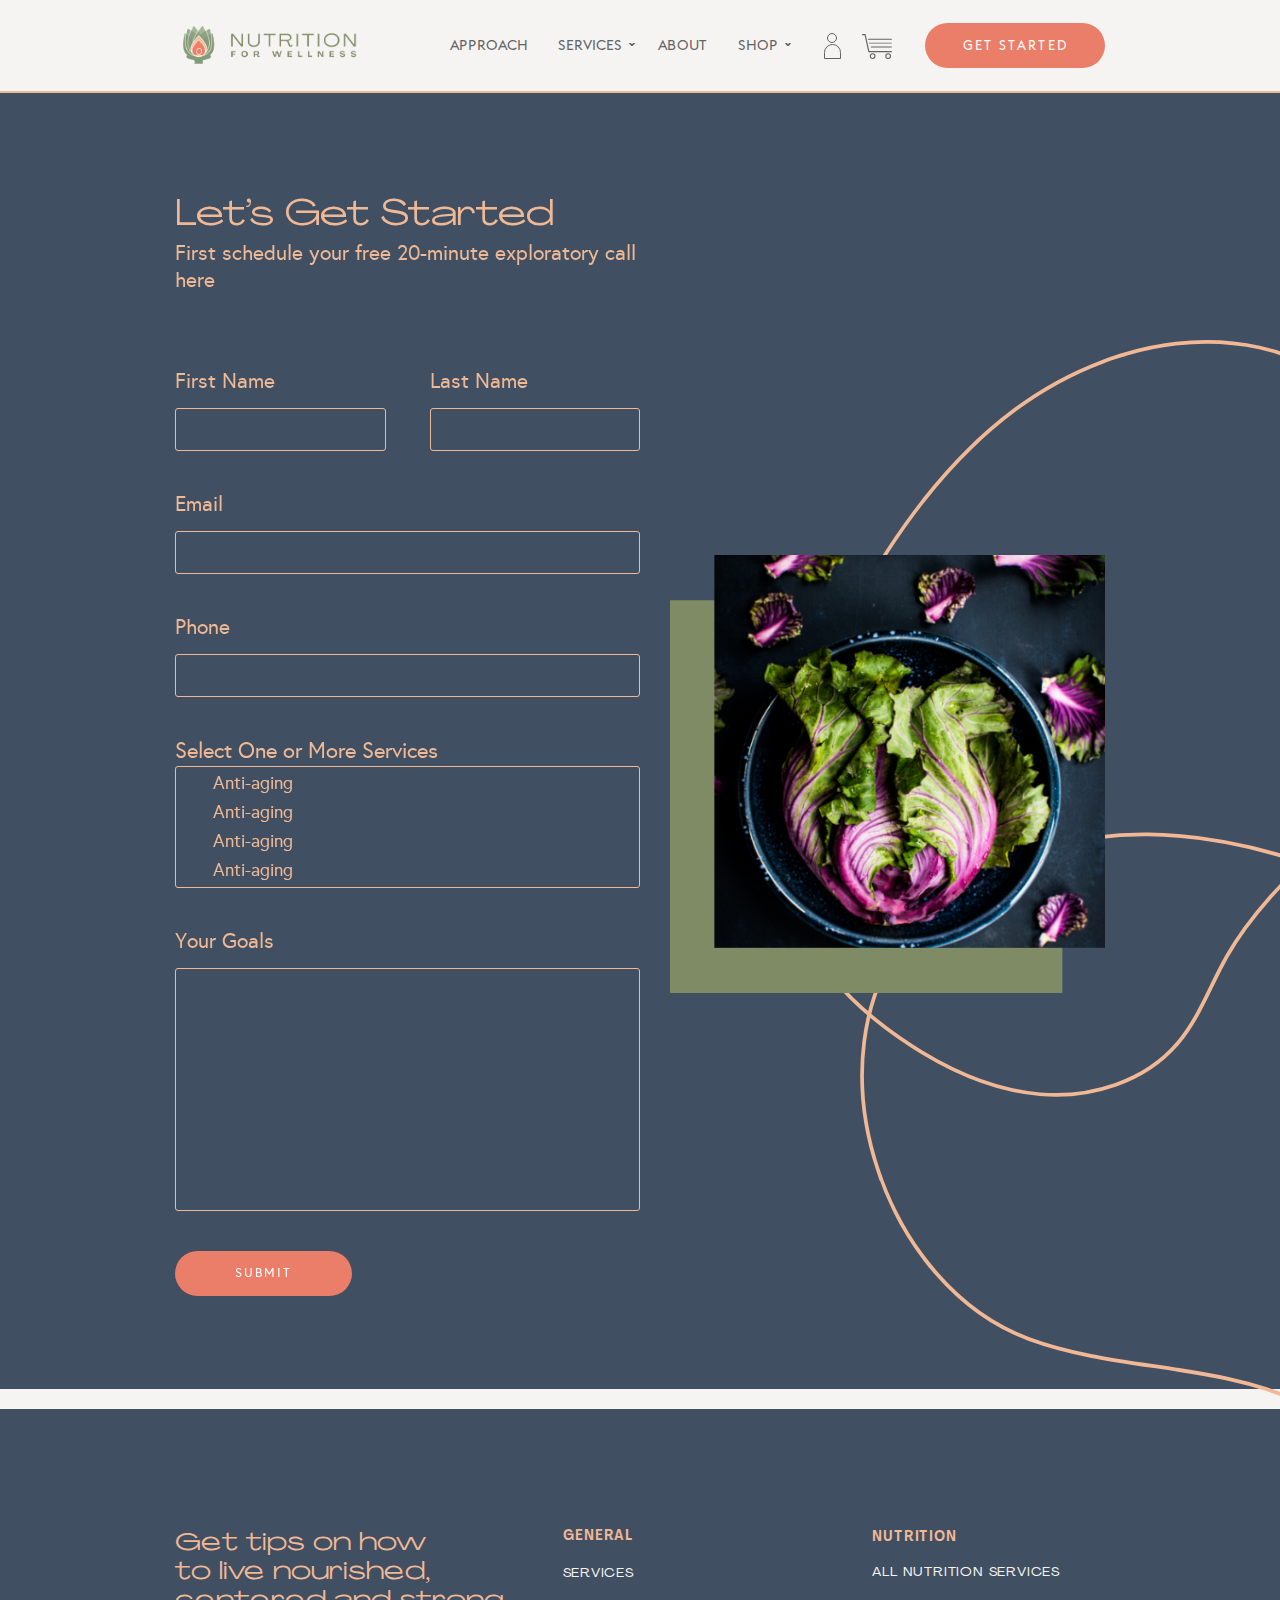
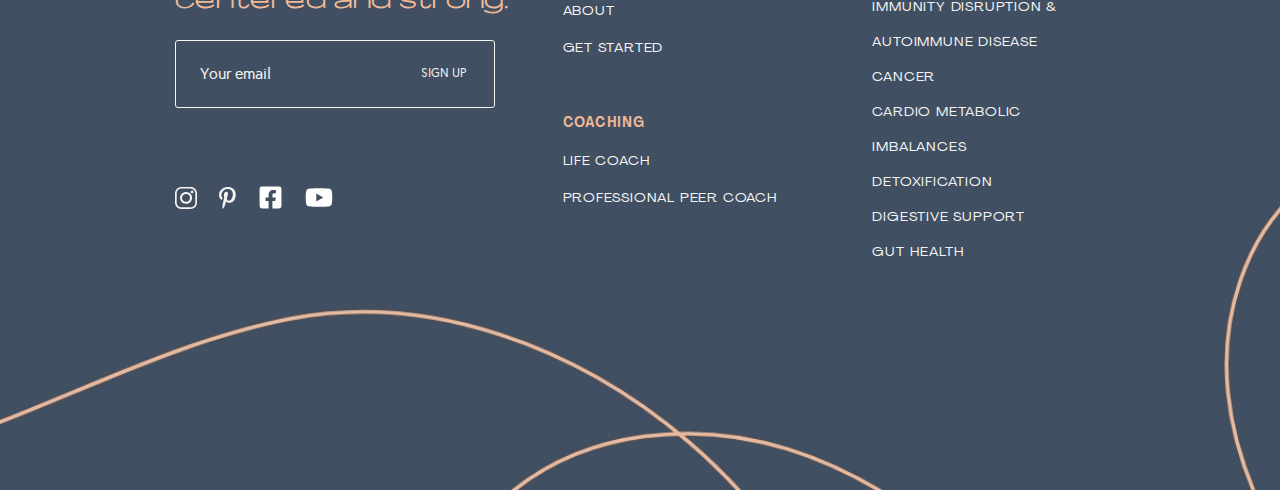
<file: app/appointment.html>
<!DOCTYPE html>
<html lang="en">

<head>

    <meta charset="utf-8">
    <title>Nutrition</title>
    <meta name="description" content="Nutrition">
    <meta name="viewport" content="width=device-width, initial-scale=1.0">
    <link rel="icon" href="images/favicon.png">
    <meta property="og:image" content="images/dest/preview.jpg">
    <link rel="stylesheet" href="css/app.min.css">
    <link rel="stylesheet" href="css/owl.carousel.min.css">
</head>

<body>
<header class="header">
    <div class="container">
        <div class="header_inn">
            <div class="logo">
                <a href="#">
                    <img loading="lazy" src="images/dest/logo.png" alt="">
                </a>
            </div>
            <div class="right_block">
                <div class="menu">
                    <ul>
                        <li>
                            <a href="#">approach</a>
                        </li>
                        <li class="sub">
                            <a href="#">Services</a>
                            <div class="sub-menu">
                                <div class="container">
                                    <div class="left">
                                        <div class="column">
                                            <div class="heading">
                                                NUTRITION
                                            </div>
                                            <ul>

                                                <li>
                                                    <a href="#">
                                                        IMMUNITY & AUTOIMMUNE DISEASE
                                                    </a>
                                                </li>
                                                <li>
                                                    <a href="#">
                                                        CANCER
                                                    </a>
                                                </li>
                                                <li>
                                                    <a href="#">
                                                        Cardiometabolic / Cardiovascular Health
                                                    </a>
                                                </li>
                                                <li>
                                                    <a href="#">
                                                        DETOXIFICATION
                                                    </a>
                                                </li>
                                                <li>
                                                    <a href="#">
                                                        DIGESTIVE SUPPORT
                                                    </a>
                                                </li>
                                                <li>
                                                    <a href="#">
                                                        MENTAL HEALTH SOS
                                                    </a>
                                                </li>
                                                <li>
                                                    <a href="#">
                                                        HEALTHY AGING
                                                    </a>
                                                </li>
                                                <li>
                                                    <a href="#">
                                                        WEIGHT MANAGEMENT
                                                    </a>
                                                </li>
                                                <li>
                                                    <a href="#">
                                                        WOMEN’S HEALTH

                                                    </a>
                                                </li>
                                                <li>
                                                    <a href="#">
                                                        ENERGY
                                                    </a>
                                                </li>
                                            </ul>

                                        </div>
                                        <div class="column">
                                            <div class="heading">
                                                COACHING
                                            </div>
                                            <ul>
                                                <li>
                                                    <a href="#">
                                                        LIFE COACHING
                                                    </a>
                                                </li>
                                                <li>
                                                    <a href="#">
                                                        PROFESSIONAL PEER COACHING
                                                    </a>
                                                </li>
                                            </ul>
                                        </div>
                                    </div>
                                    <img loading="lazy" src="images/dest/menu-img.png" alt="">
                                </div>
                            </div>
                        </li>
                        <li>
                            <a href="#">About</a>
                        </li>
                        <li class="sub">
                            <a href="#">Shop</a>
                            <div class="sub-menu">
                                <div class="container">
                                    <div class="left">
                                        <div class="column">
                                            <div class="heading">
                                                NUTRITION
                                            </div>
                                            <ul>

                                                <li>
                                                    <a href="#">
                                                        IMMUNITY & AUTOIMMUNE DISEASE
                                                    </a>
                                                </li>
                                                <li>
                                                    <a href="#">
                                                        CANCER
                                                    </a>
                                                </li>
                                                <li>
                                                    <a href="#">
                                                        Cardiometabolic / Cardiovascular Health
                                                    </a>
                                                </li>
                                                <li>
                                                    <a href="#">
                                                        DETOXIFICATION
                                                    </a>
                                                </li>
                                                <li>
                                                    <a href="#">
                                                        DIGESTIVE SUPPORT
                                                    </a>
                                                </li>
                                                <li>
                                                    <a href="#">
                                                        MENTAL HEALTH SOS
                                                    </a>
                                                </li>
                                                <li>
                                                    <a href="#">
                                                        HEALTHY AGING
                                                    </a>
                                                </li>
                                                <li>
                                                    <a href="#">
                                                        WEIGHT MANAGEMENT
                                                    </a>
                                                </li>
                                                <li>
                                                    <a href="#">
                                                        WOMEN’S HEALTH

                                                    </a>
                                                </li>
                                                <li>
                                                    <a href="#">
                                                        ENERGY
                                                    </a>
                                                </li>
                                            </ul>

                                        </div>
                                        <div class="column">
                                            <div class="heading">
                                                COACHING
                                            </div>
                                            <ul>
                                                <li>
                                                    <a href="#">
                                                        LIFE COACHING
                                                    </a>
                                                </li>
                                                <li>
                                                    <a href="#">
                                                        PROFESSIONAL PEER COACHING
                                                    </a>
                                                </li>
                                            </ul>
                                        </div>
                                    </div>
                                    <img loading="lazy" src="images/dest/menu-img.png" alt="">
                                </div>
                            </div>
                        </li>
                    </ul>
                </div>
                <div class="cart">
                    <div class="login">
                        <a href="#">
                            <img loading="lazy" src="images/dest/login.svg" alt="">
                        </a>
                    </div>
                    <div class="cart-in">
                        <a href="#">
                            <img loading="lazy" src="images/dest/cart.svg" alt="">
                        </a>
                    </div>
                </div>
                <div class="start">
                    <a class="btn" href="#">
                        get started
                    </a>
                </div>
                <button class="btn-mob">
                    <span></span>
                    <span></span>
                </button>
            </div>

        </div>
    </div>
</header>
<main class="main">
    <div class="appointment">
        <div data-aos="fade-down" data-aos-offset="200"  data-aos-duration="1000" class="container">
            <div class="row no-gutters">
                <div class="col-lg-6">
                    <div class="heading">
                        Let’s Get Started
                    </div>
                    <div class="subheading">
                        First schedule your free 20-minute exploratory call here
                    </div>
                    <div class="image-mob d-lg-none">
                        <img loading="lazy" src="images/dest/app-pic.png" alt="">
                    </div>
                    <form action="">
                        <label class="f_name" for="">
                            <span>First Name</span>
                            <input type="text">
                        </label>
                        <label class="l_name" for="">
                            <span>Last Name</span>
                            <input type="text">
                        </label>
                        <label class="Email" for="">
                            <span>Email</span>
                            <input type="email">
                        </label>
                        <label class="Phone" for="">
                            <span>Phone</span>
                            <input type="phone">
                        </label>
                        <div class="selection" for="">
                            <span>Select One or More Services</span>
                            <div class="sel-inn">
                                <div>
                                    <label for="sud1">
                                        <span>Anti-aging</span>
                                        <input id="sud1" name="checkbox" type="checkbox">
                                    </label>
                                    <label for="sud2">
                                        <span>Anti-aging</span>
                                        <input id="sud2" name="checkbox" type="checkbox">
                                    </label>
                                    <label for="sud3">
                                        <span>Anti-aging</span>
                                        <input id="sud3" name="checkbox" type="checkbox">
                                    </label>
                                    <label for="sud4">
                                        <span>Anti-aging</span>
                                        <input id="sud4" name="checkbox" type="checkbox">
                                    </label>
                                    <label for="sud5">
                                        <span>Anti-aging</span>
                                        <input id="sud5" name="checkbox" type="checkbox">
                                    </label>
                                </div>

                            </div>
                        </div>
                        <label for="">
                            <span>Your Goals</span>
                            <textarea name="" id=""></textarea>
                        </label>
                        <label for="">
                            <input class="btn" value="Submit" type="submit">
                        </label>
                    </form>
                </div>
                <div class="col-lg-6">
                    <div class="image d-none d-lg-flex">
                        <img loading="lazy" src="images/dest/app-pic.png" alt="">
                    </div>
                </div>
            </div>
        </div>
    </div>
</main>
<footer class="footer">
    <div class="container">
        <div class="row no-gutters">
            <div class="col-lg-5">
                <div class="foo-heading">
                    Get tips on how <br>
                    to live nourished, <br>
                    centered and strong.
                </div>
                <div class="foo-form">
                    <form action="">
                        <input placeholder="Your email" type="email">
                        <input value="Sign Up" type="submit">
                    </form>
                </div>
                <div class="socials">
                    <div class="social">
                        <a href="#">
                            <img loading="lazy" src="images/dest/soc1.svg" alt="">
                        </a>
                    </div>
                    <div class="social">
                        <a href="#">
                            <img loading="lazy" src="images/dest/soc2.svg" alt="">
                        </a>
                    </div>
                    <div class="social">
                        <a href="#">
                            <img src="images/dest/soc3.svg" alt="">
                        </a>
                    </div>
                    <div class="social">
                        <a href="#">
                            <img src="images/dest/soc4.svg" alt="">
                        </a>
                    </div>
                </div>
            </div>
            <div class="col-lg-4">
                <div class="column">
                    <div class="heading">
                        general
                    </div>
                    <ul>
                        <li>
                            <a href="#">Services</a>
                        </li>
                        <li>
                            <a href="#">About</a>
                        </li>
                        <li>
                            <a href="#">Get Started</a>
                        </li>
                    </ul>
                </div>
                <div class="column">
                    <div class="heading">
                        coaching
                    </div>
                    <ul>
                        <li>
                            <a href="#">life coach</a>
                        </li>
                        <li>
                            <a href="#">professional peer coach</a>
                        </li>
                    </ul>
                </div>
            </div>
            <div class="col-lg-3">
                <div class="categories">
                    <div class="heading">
                        nutrition
                    </div>
                    <ul>
                        <li>
                            <a href="#">all nutrition services</a>
                        </li>
                        <li>
                            <a href="#">immunity disruption & <br> autoimmune disease
                            </a>
                        </li>
                        <li>
                            <a href="#">cancer</a>
                        </li>
                        <li>
                            <a href="#">cardio metabolic imbalances
                            </a>
                        </li>
                        <li>
                            <a href="#">detoxification</a>
                        </li>
                        <li>
                            <a href="#">digestive support
                            </a>
                        </li>
                        <li>
                            <a href="#">gut health</a>
                        </li>
                    </ul>
                </div>
            </div>
        </div>
    </div>
</footer>
<script src="js/app.min.js"></script>

</body>
</html>
</file>
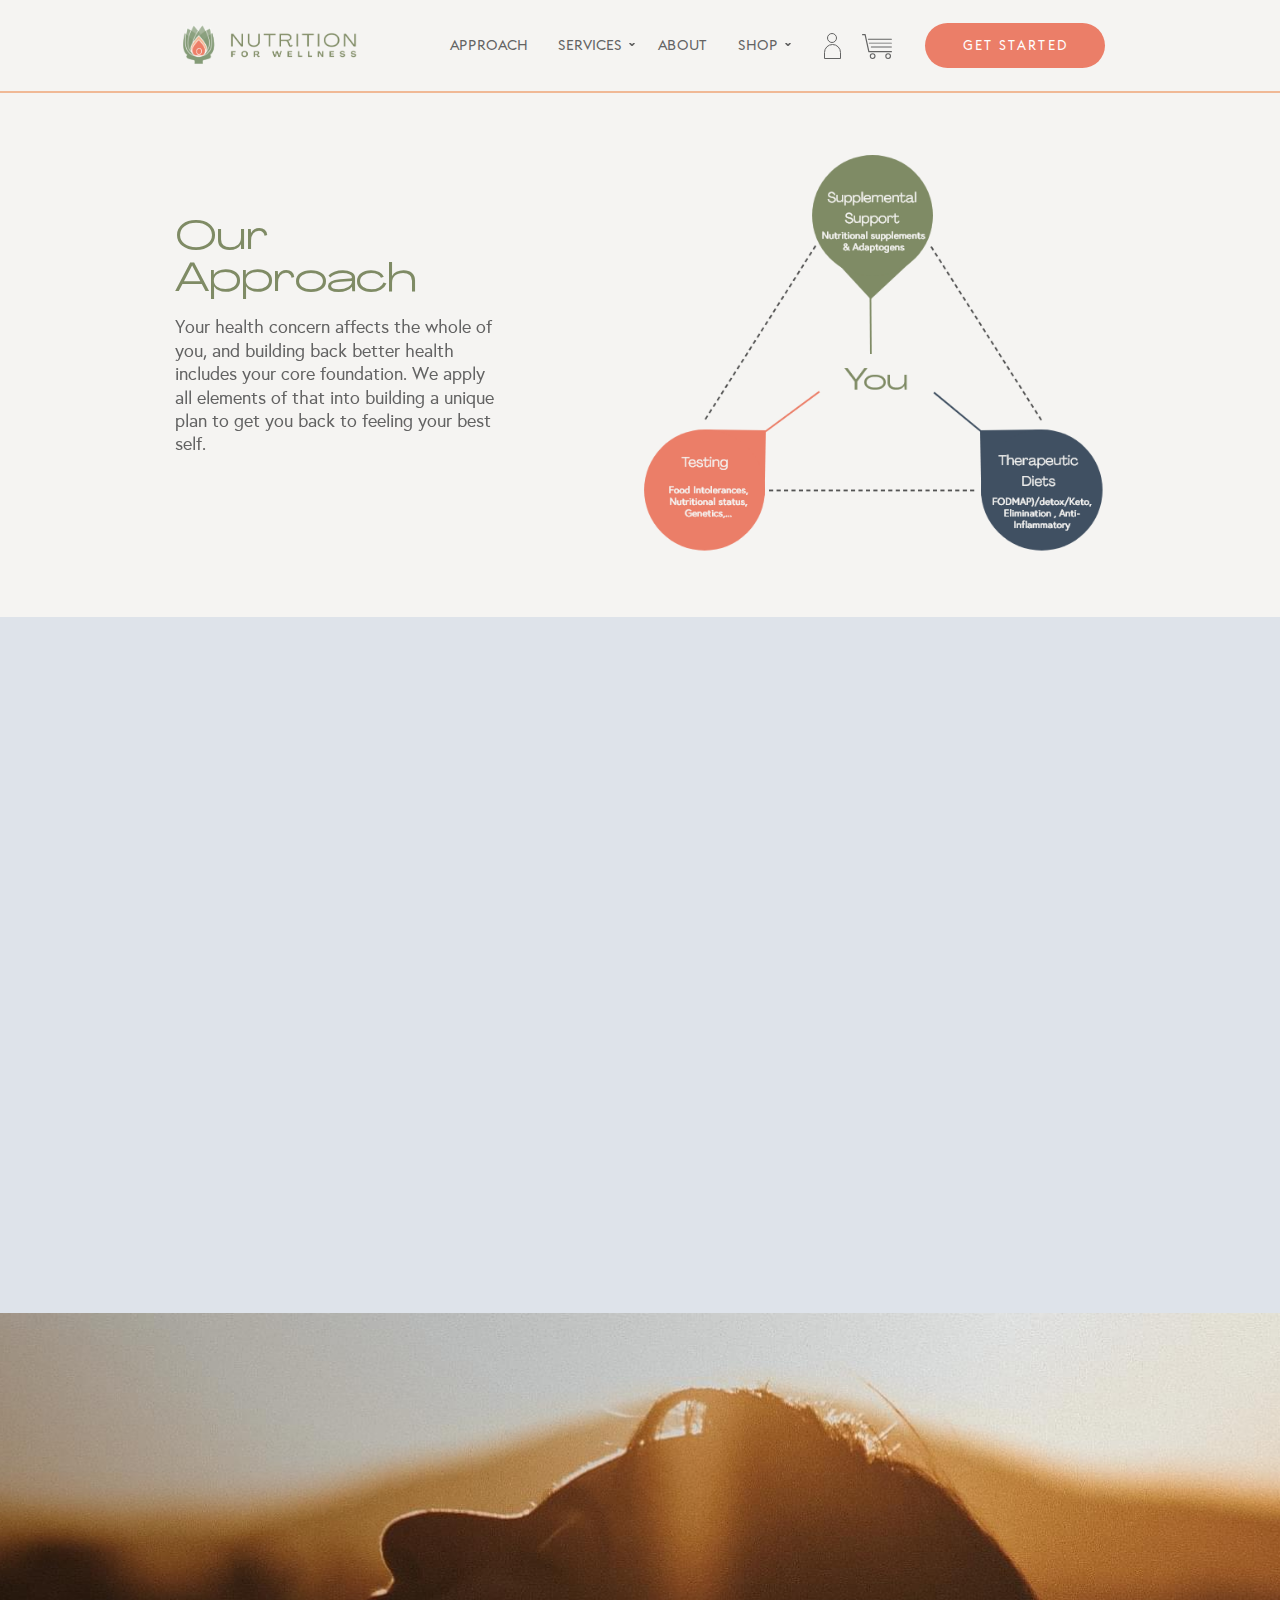
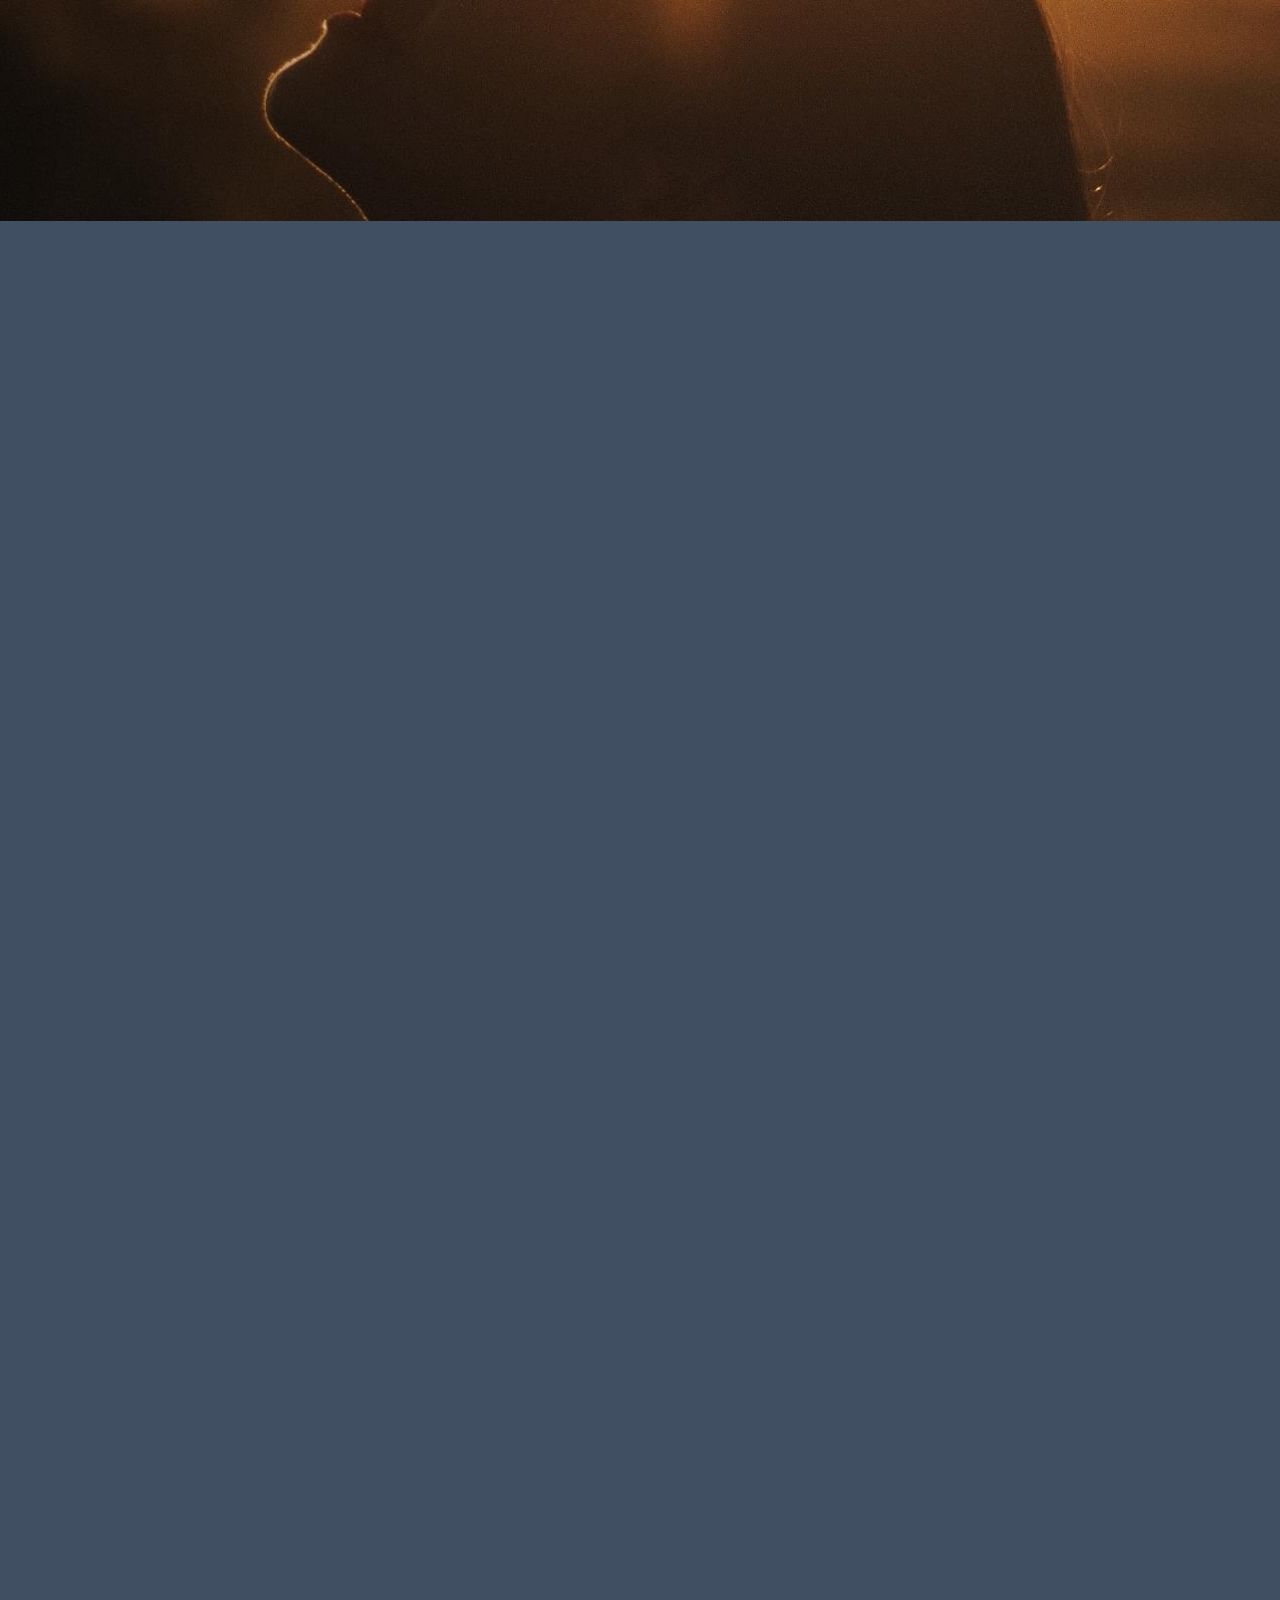
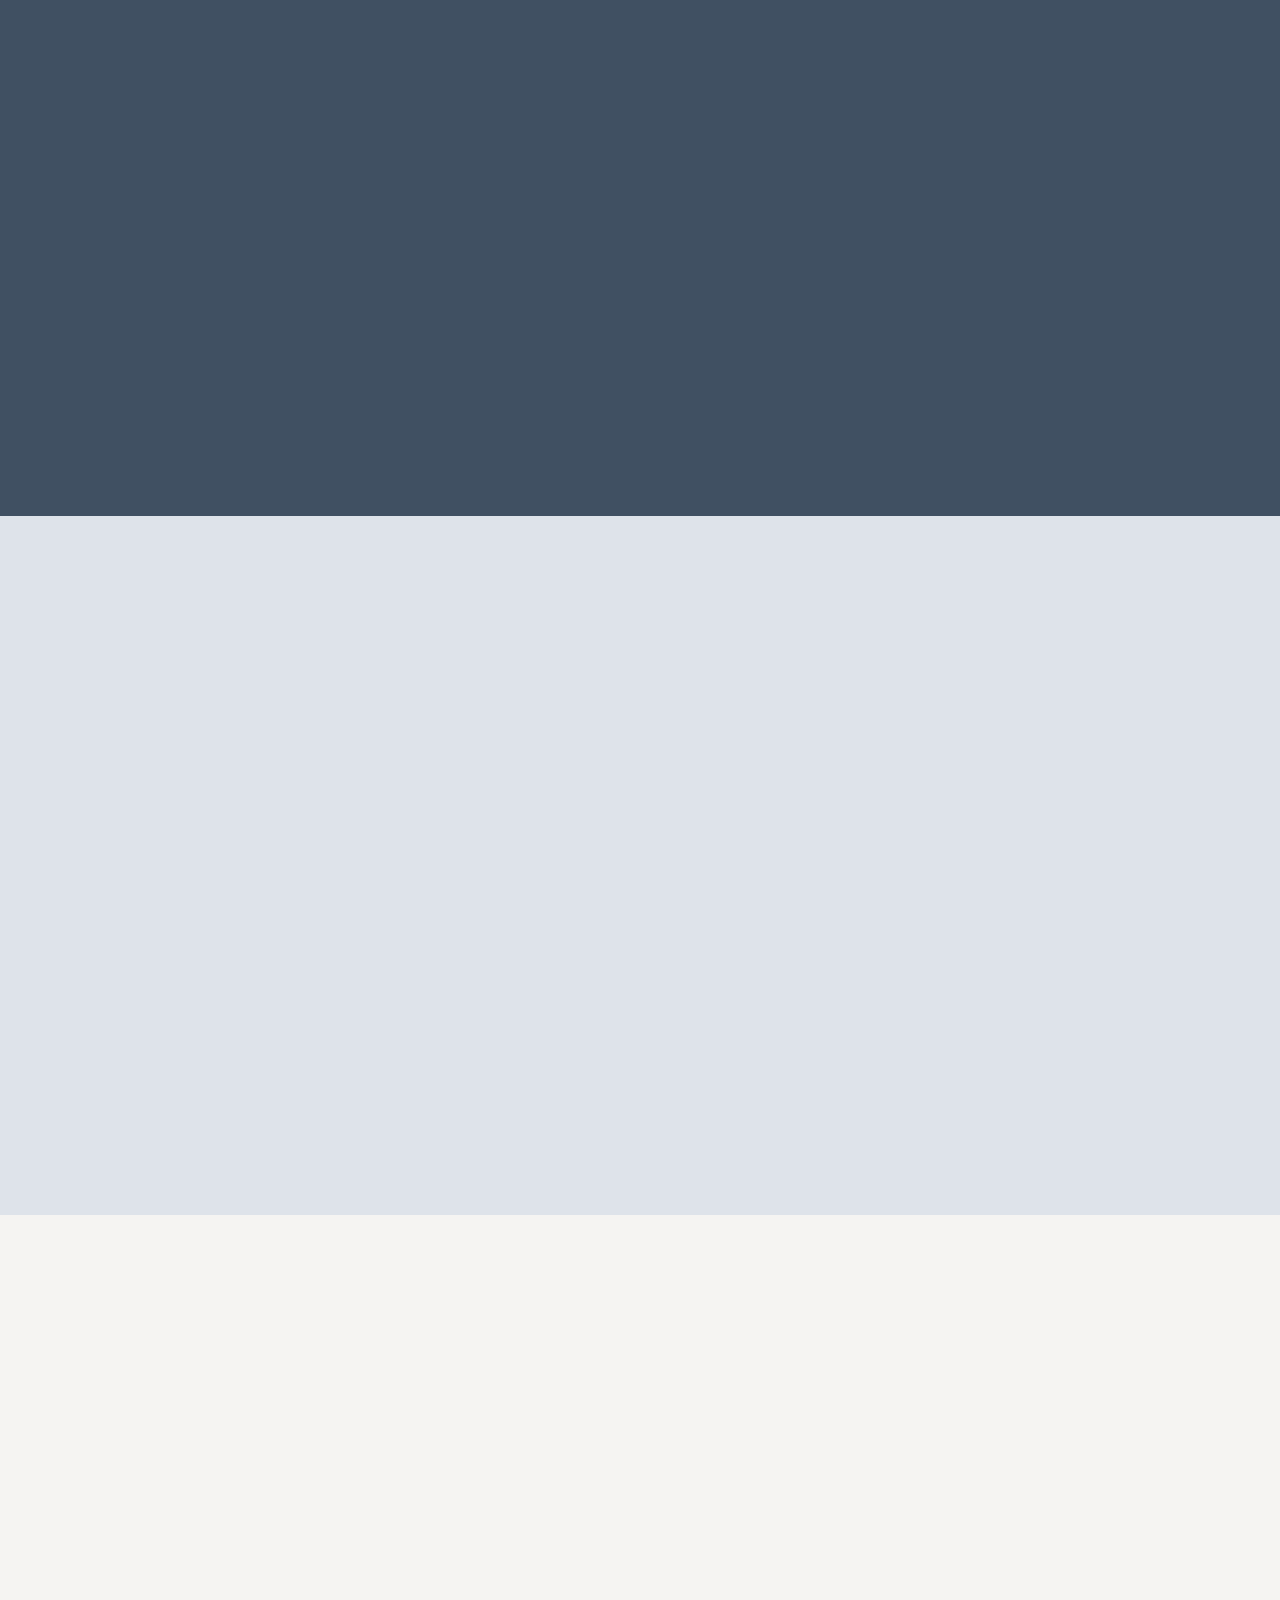
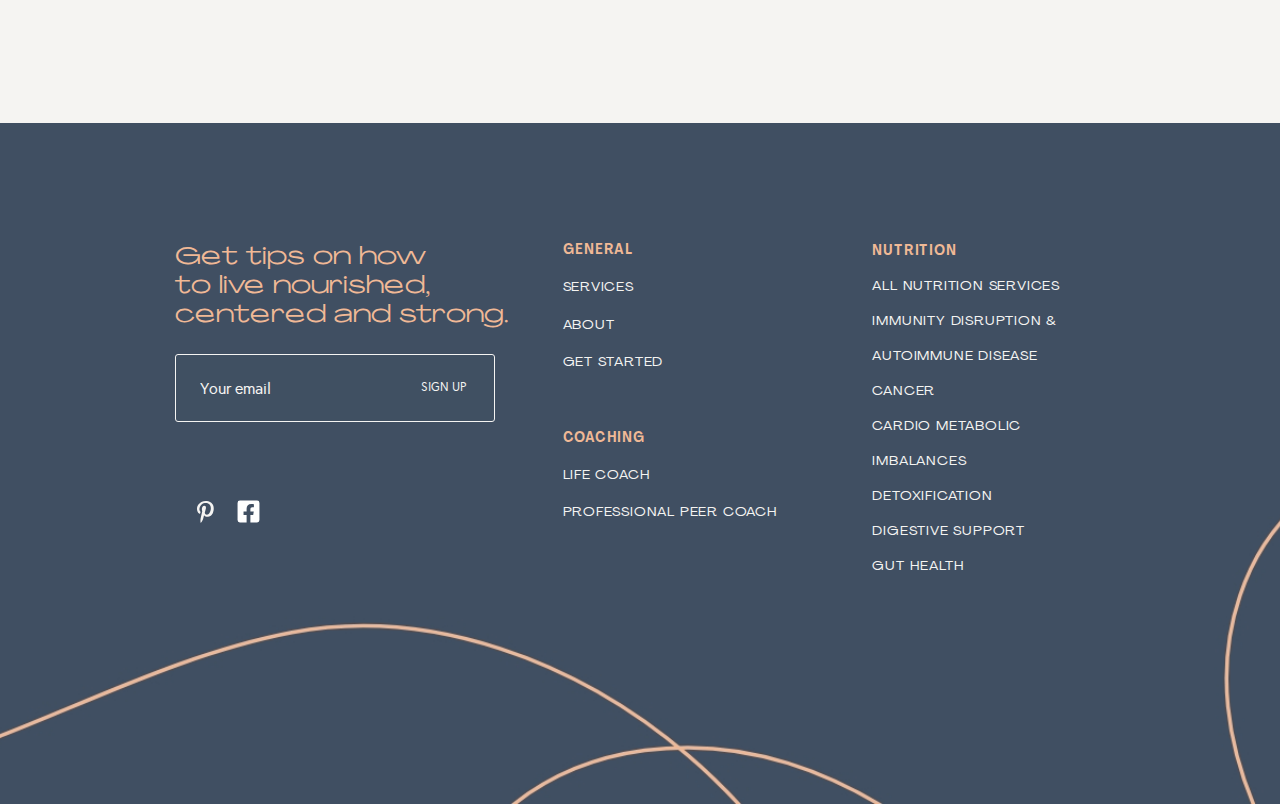
<file: app/approach.html>
<!DOCTYPE html>
<html lang="en">

<head>

    <meta charset="utf-8">
    <title>Nutrition</title>
    <meta name="description" content="Nutrition">
    <meta name="viewport" content="width=device-width, initial-scale=1.0">
    <link rel="icon" href="images/favicon.png">
    <meta property="og:image" content="images/dest/preview.jpg">
    <link rel="stylesheet" href="css/app.min.css">
    <link rel="stylesheet" href="css/owl.carousel.min.css">
</head>

<body>
<header class="header">
    <div class="container">
        <div class="header_inn">
            <div class="logo">
                <a href="#">
                    <img loading="lazy" src="images/dest/logo.png" alt="">
                </a>
            </div>
            <div class="right_block">
                <div class="menu">
                    <ul>
                        <li>
                            <a href="#">approach</a>
                        </li>
                        <li class="sub">
                            <a href="#">Services</a>
                            <div class="sub-menu">
                                <div class="container">
                                    <div class="left">
                                        <div class="column">
                                            <div class="heading">
                                                NUTRITION
                                            </div>
                                            <ul>

                                                <li>
                                                    <a href="#">
                                                        IMMUNITY & AUTOIMMUNE DISEASE
                                                    </a>
                                                </li>
                                                <li>
                                                    <a href="#">
                                                        CANCER
                                                    </a>
                                                </li>
                                                <li>
                                                    <a href="#">
                                                        Cardiometabolic / Cardiovascular Health
                                                    </a>
                                                </li>
                                                <li>
                                                    <a href="#">
                                                        DETOXIFICATION
                                                    </a>
                                                </li>
                                                <li>
                                                    <a href="#">
                                                        DIGESTIVE SUPPORT
                                                    </a>
                                                </li>
                                                <li>
                                                    <a href="#">
                                                        MENTAL HEALTH SOS
                                                    </a>
                                                </li>
                                                <li>
                                                    <a href="#">
                                                        HEALTHY AGING
                                                    </a>
                                                </li>
                                                <li>
                                                    <a href="#">
                                                        WEIGHT MANAGEMENT
                                                    </a>
                                                </li>
                                                <li>
                                                    <a href="#">
                                                        WOMEN’S HEALTH

                                                    </a>
                                                </li>
                                                <li>
                                                    <a href="#">
                                                        ENERGY
                                                    </a>
                                                </li>
                                            </ul>

                                        </div>
                                        <div class="column">
                                            <div class="heading">
                                                COACHING
                                            </div>
                                            <ul>
                                                <li>
                                                    <a href="#">
                                                        LIFE COACHING
                                                    </a>
                                                </li>
                                                <li>
                                                    <a href="#">
                                                        PROFESSIONAL PEER COACHING
                                                    </a>
                                                </li>
                                            </ul>
                                        </div>
                                    </div>
                                    <img loading="lazy" src="images/dest/menu-img.png" alt="">
                                </div>
                            </div>
                        </li>
                        <li>
                            <a href="#">About</a>
                        </li>
                        <li class="sub">
                            <a href="#">Shop</a>
                            <div class="sub-menu">
                                <div class="container">
                                    <div class="left">
                                        <div class="column">
                                            <div class="heading">
                                                NUTRITION
                                            </div>
                                            <ul>

                                                <li>
                                                    <a href="#">
                                                        IMMUNITY & AUTOIMMUNE DISEASE
                                                    </a>
                                                </li>
                                                <li>
                                                    <a href="#">
                                                        CANCER
                                                    </a>
                                                </li>
                                                <li>
                                                    <a href="#">
                                                        Cardiometabolic / Cardiovascular Health
                                                    </a>
                                                </li>
                                                <li>
                                                    <a href="#">
                                                        DETOXIFICATION
                                                    </a>
                                                </li>
                                                <li>
                                                    <a href="#">
                                                        DIGESTIVE SUPPORT
                                                    </a>
                                                </li>
                                                <li>
                                                    <a href="#">
                                                        MENTAL HEALTH SOS
                                                    </a>
                                                </li>
                                                <li>
                                                    <a href="#">
                                                        HEALTHY AGING
                                                    </a>
                                                </li>
                                                <li>
                                                    <a href="#">
                                                        WEIGHT MANAGEMENT
                                                    </a>
                                                </li>
                                                <li>
                                                    <a href="#">
                                                        WOMEN’S HEALTH

                                                    </a>
                                                </li>
                                                <li>
                                                    <a href="#">
                                                        ENERGY
                                                    </a>
                                                </li>
                                            </ul>

                                        </div>
                                        <div class="column">
                                            <div class="heading">
                                                COACHING
                                            </div>
                                            <ul>
                                                <li>
                                                    <a href="#">
                                                        LIFE COACHING
                                                    </a>
                                                </li>
                                                <li>
                                                    <a href="#">
                                                        PROFESSIONAL PEER COACHING
                                                    </a>
                                                </li>
                                            </ul>
                                        </div>
                                    </div>
                                    <img loading="lazy" src="images/dest/menu-img.png" alt="">
                                </div>
                            </div>
                        </li>
                    </ul>
                </div>
                <div class="cart">
                    <div class="login">
                        <a href="#">
                            <img loading="lazy" src="images/dest/login.svg" alt="">
                        </a>
                    </div>
                    <div class="cart-in">
                        <a href="#">
                            <img loading="lazy" src="images/dest/cart.svg" alt="">
                        </a>
                    </div>
                </div>
                <div class="start">
                    <a class="btn" href="#">
                        get started
                    </a>
                </div>
                <button class="btn-mob">
                    <span></span>
                    <span></span>
                </button>
            </div>

        </div>
    </div>
</header>
<main class="main">
    <div class="top-block app-top">
        <div data-aos="fade-down" data-aos-offset="200"  data-aos-duration="1000" class="container">
            <div class="heading-block">
                <h1 class="heading">
                    Our Approach
                </h1>
                <p class="subheading">
                    Your health concern affects the whole of you, and building back better health includes your core foundation. We apply all elements of that into building a unique plan to get you back to feeling your best self.
                </p>
            </div>
            <div class="image">
                <img src="images/dest/approach.png" alt="">
                <img src="images/dest/approach-mob.png" alt="">
            </div>
        </div>
    </div>
    <div class="list-block">
        <div data-aos="fade-down" data-aos-offset="200"  data-aos-duration="1000" class="container">
            <div class="heading_1 text-center">
                The Whole of You Includes Accessing the Following:
            </div>
            <div class="list">
                <div class="item">Mental Welness</div>
                <div class="item">Exercise Movement</div>
                <div class="item">Sleep/Restoration</div>
                <div class="item">Spiritual Connection</div>
                <div class="item">Stress</div>
                <div class="item">Life Experience Beliefs</div>
                <div class="item">Detoxification</div>
                <div class="item">Endocrine</div>
                <div class="item">Skeletal Musculo</div>
                <div class="item">Neurotransmitters</div>
                <div class="item">Immunity</div>
                <div class="item">Lymphetic System</div>
                <div class="item">Biochemcical Individual</div>
                <div class="item">Digestion & GI Health</div>
                <div class="item">Genetics Predisposition</div>
                <div class="item">Assessment Energy </div>
                <div class="item">Mitochondrial Support</div>
                <div class="item">Inflammation</div>
                <div class="item">Cognition</div>
                <div class="item">Cardiovascular</div>
                <div class="item">Supplements</div>
                <div class="item">NutritientFood</div>
                <div class="item">Relationships</div>
                <div class="item">Family History</div>
                <div class="item">Emotional Support</div>
                <div class="item">Environment</div>
            </div>
        </div>
    </div>
    <div class="pic-heading">
        <img loading="lazy" src="images/dest/bg3.jpg" alt="">
        <div data-aos="fade-down" data-aos-offset="200"  data-aos-duration="1000" class="container">
            <div class="heading">
                Lorem Ipsum
            </div>
        </div>
    </div>
    <div class="timeline">
        <div data-aos="fade-down" data-aos-offset="200" class="container">
            <div class="heading_1 text-center revert">
                Your Nutrition for Wellness Journey
            </div>
            <div class="timeline-inn">
                <div class="item">
                    <div class="image">
                        <img loading="lazy" src="images/dest/time1.svg" alt="">
                        <img loading="lazy" src="images/dest/time1-mob.svg" alt="">
                    </div>
                    <div class="sub">
                        Schedule a complimentary 25-minute Exploratory Consultation
                    </div>
                </div>
                <div class="item">
                    <div class="image">
                        <img loading="lazy" src="images/dest/time1.svg" alt="">
                        <img loading="lazy" src="images/dest/time1-mob.svg" alt="">
                    </div>
                    <div class="sub">
                        Schedule a complimentary 25-minute Exploratory Consultation
                    </div>
                </div>
                <div class="item">
                    <div class="image">
                        <img src="images/dest/time1.svg" alt="">
                        <img src="images/dest/time1-mob.svg" alt="">
                    </div>
                    <div class="sub">
                        Schedule a complimentary 25-minute Exploratory Consultation
                    </div>
                </div>
                <div class="item">
                    <div class="image">
                        <img loading="lazy" src="images/dest/time1.svg" alt="">
                        <img loading="lazy" src="images/dest/time1-mob.svg" alt="">
                    </div>
                    <div class="sub">
                        Schedule a complimentary 25-minute Exploratory Consultation
                    </div>
                </div>
                <div class="item">
                    <div class="image">
                        <img loading="lazy" src="images/dest/time1.svg" alt="">
                        <img loading="lazy" src="images/dest/time1-mob.svg" alt="">
                    </div>
                    <div class="sub">
                        Schedule a complimentary 25-minute Exploratory Consultation
                    </div>
                </div>
                <div class="item">
                    <div class="image">
                        <img loading="lazy" src="images/dest/time1.svg" alt="">
                        <img loading="lazy" src="images/dest/time1-mob.svg" alt="">
                    </div>
                    <div class="sub">
                        Schedule a complimentary 25-minute Exploratory Consultation
                    </div>
                </div>
                <div class="item">
                    <div class="image">
                        <img loading="lazy" src="images/dest/time1.svg" alt="">
                        <img loading="lazy" src="images/dest/time1-mob.svg" alt="">
                    </div>
                    <div class="sub">
                        Schedule a complimentary 25-minute Exploratory Consultation
                    </div>
                </div>
            </div>
        </div>
    </div>
    <div class="list-block tw2">
        <div data-aos="fade-down" data-aos-offset="200" class="container">
            <div class="heading_1 text-center">
                Benefits of working with me
            </div>
            <div class="list two-types">
                <div class="list-main">
                    <div class="item">
                        <span>Personalized Wellness Plan</span>
                        <span>Organized around your needs and goals.</span>
                    </div>
                    <div class="item">
                        <span>Supplement Recommendations</span>
                    </div>
                    <div class="item">
                        <span>Testing recommendations & services</span>
                        <span>Nutrigenomics, salivary hormones, Organic acid & Nutrition Labs, and more</span>
                    </div>
                </div>
                <div class="list-main">

                    <div class="item">
                        <span>Worksheets, planners, & guides</span>
                        <span>Help you stay organized and save time</span>
                    </div>
                    <div class="item">
                        <span>EMAIL SUPPORT</span>
                        <span>In-between sessions for quick questions and clarifications so younever get stuck</span>
                    </div>
                </div>

                <div class="sublist">
                    <div class="item">
                        <span>RAPID RESULTS</span>
                    </div>
                    <div class="item">
                        <span>Customized, detailed fuel plan & recipes</span>
                    </div>
                    <div class="item">
                        <span>Done-for-you shopping lists</span>
                    </div>
                    <div class="item">
                        <span>TeleHealth Services</span>
                    </div>
                </div>
            </div>
            <div class="center-btn">
                <a href="#" class="btn">Get Started</a>
            </div>
        </div>
    </div>
    <div class="pic-heading">
        <img loading="lazy" src="images/dest/bg4.jpg" alt="">
        <div data-aos="fade-down" data-aos-offset="200" class="container">
            <div class="heading">
                Lorem Ipsum
            </div>
        </div>
    </div>
</main>
<footer class="footer">
    <div class="container">
        <div class="row no-gutters">
            <div class="col-lg-5">
                <div class="foo-heading">
                    Get tips on how <br>
                    to live nourished, <br>
                    centered and strong.
                </div>
                <div class="foo-form">
                    <form action="">
                        <input placeholder="Your email" type="email">
                        <input value="Sign Up" type="submit">
                    </form>
                </div>
                <div class="socials">
                    <div class="social">
                        <a href="#">
                            <img loading="lazy" src="images/dest/soc1.svg" alt="">
                        </a>
                    </div>
                    <div class="social">
                        <a href="#">
                            <img src="images/dest/soc2.svg" alt="">
                        </a>
                    </div>
                    <div class="social">
                        <a href="#">
                            <img src="images/dest/soc3.svg" alt="">
                        </a>
                    </div>
                    <div class="social">
                        <a href="#">
                            <img loading="lazy" src="images/dest/soc4.svg" alt="">
                        </a>
                    </div>
                </div>
            </div>
            <div class="col-lg-4">
                <div class="column">
                    <div class="heading">
                        general
                    </div>
                    <ul>
                        <li>
                            <a href="#">Services</a>
                        </li>
                        <li>
                            <a href="#">About</a>
                        </li>
                        <li>
                            <a href="#">Get Started</a>
                        </li>
                    </ul>
                </div>
                <div class="column">
                    <div class="heading">
                        coaching
                    </div>
                    <ul>
                        <li>
                            <a href="#">life coach</a>
                        </li>
                        <li>
                            <a href="#">professional peer coach</a>
                        </li>
                    </ul>
                </div>
            </div>
            <div class="col-lg-3">
                <div class="categories">
                    <div class="heading">
                        nutrition
                    </div>
                    <ul>
                        <li>
                            <a href="#">all nutrition services</a>
                        </li>
                        <li>
                            <a href="#">immunity disruption & <br> autoimmune disease
                            </a>
                        </li>
                        <li>
                            <a href="#">cancer</a>
                        </li>
                        <li>
                            <a href="#">cardio metabolic imbalances
                            </a>
                        </li>
                        <li>
                            <a href="#">detoxification</a>
                        </li>
                        <li>
                            <a href="#">digestive support
                            </a>
                        </li>
                        <li>
                            <a href="#">gut health</a>
                        </li>
                    </ul>
                </div>
            </div>
        </div>
    </div>
</footer>
<script src="js/app.min.js"></script>
</body>
</html>
</file>
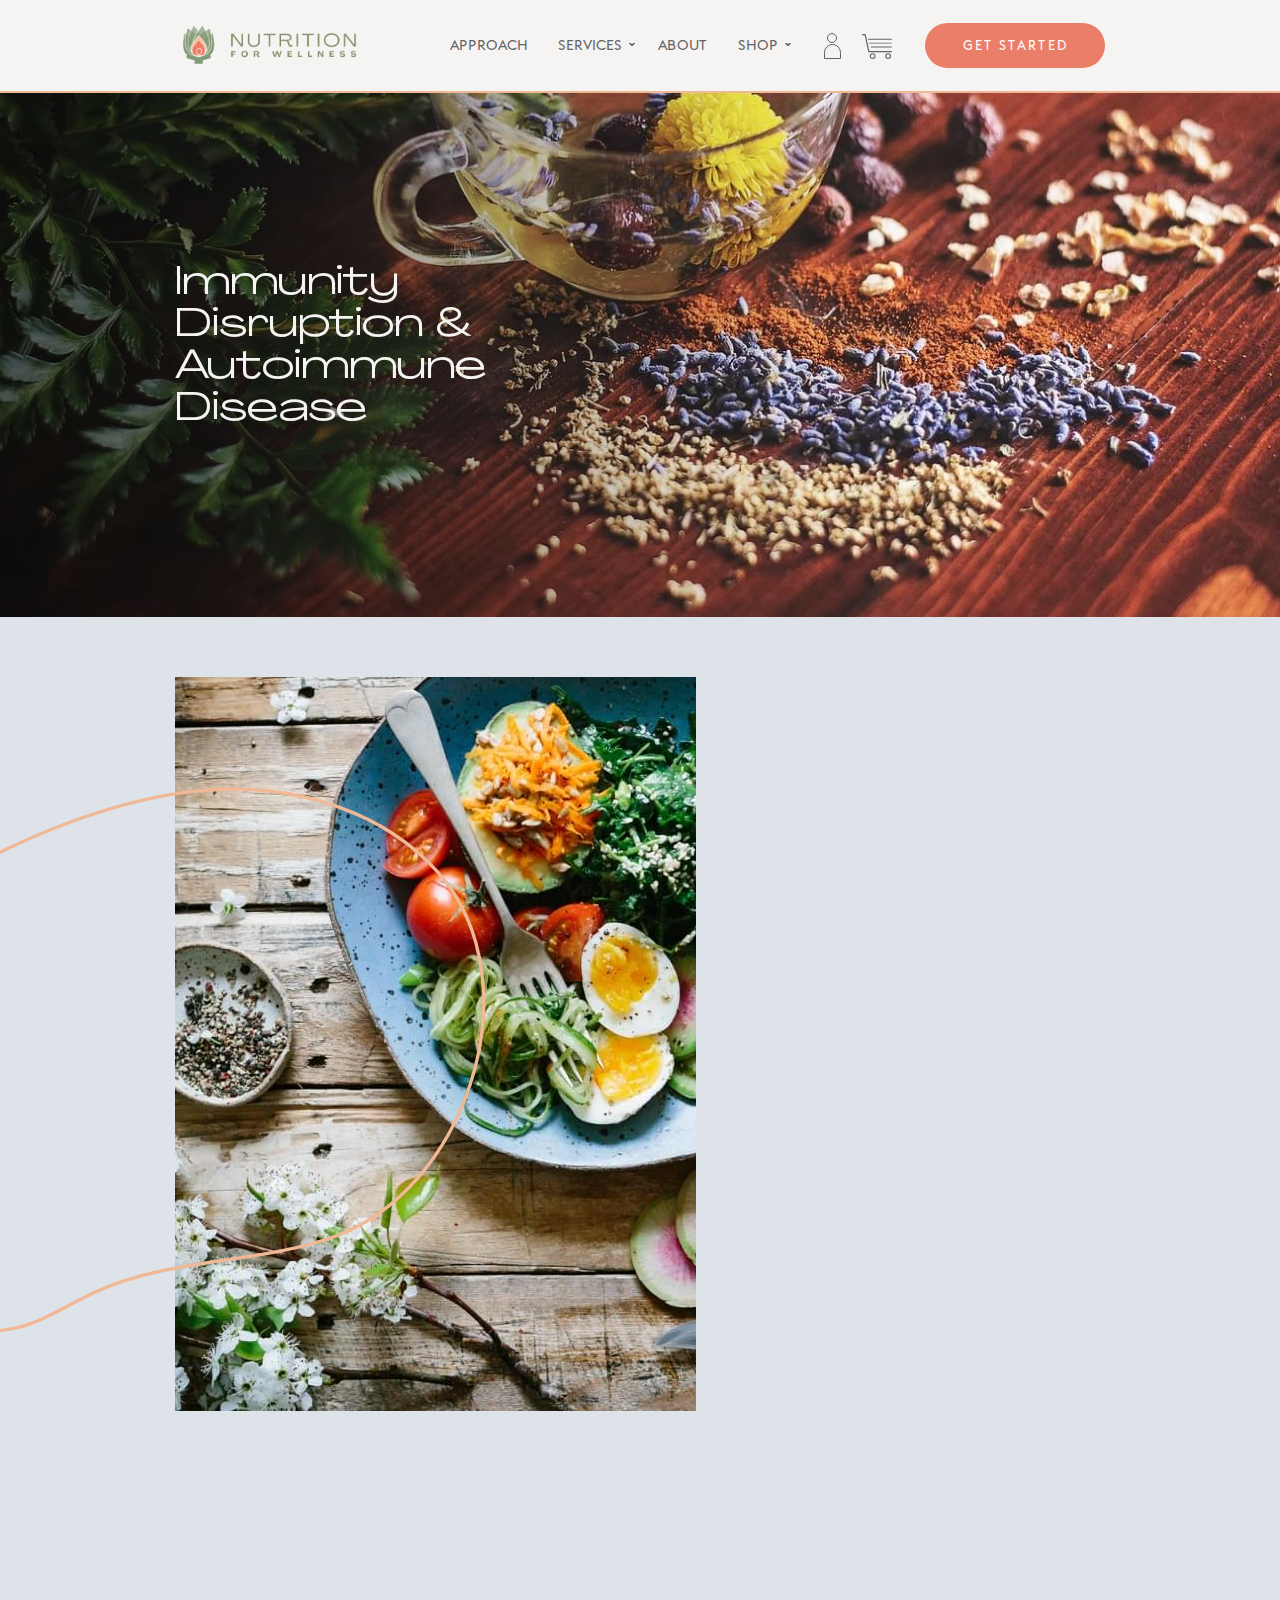
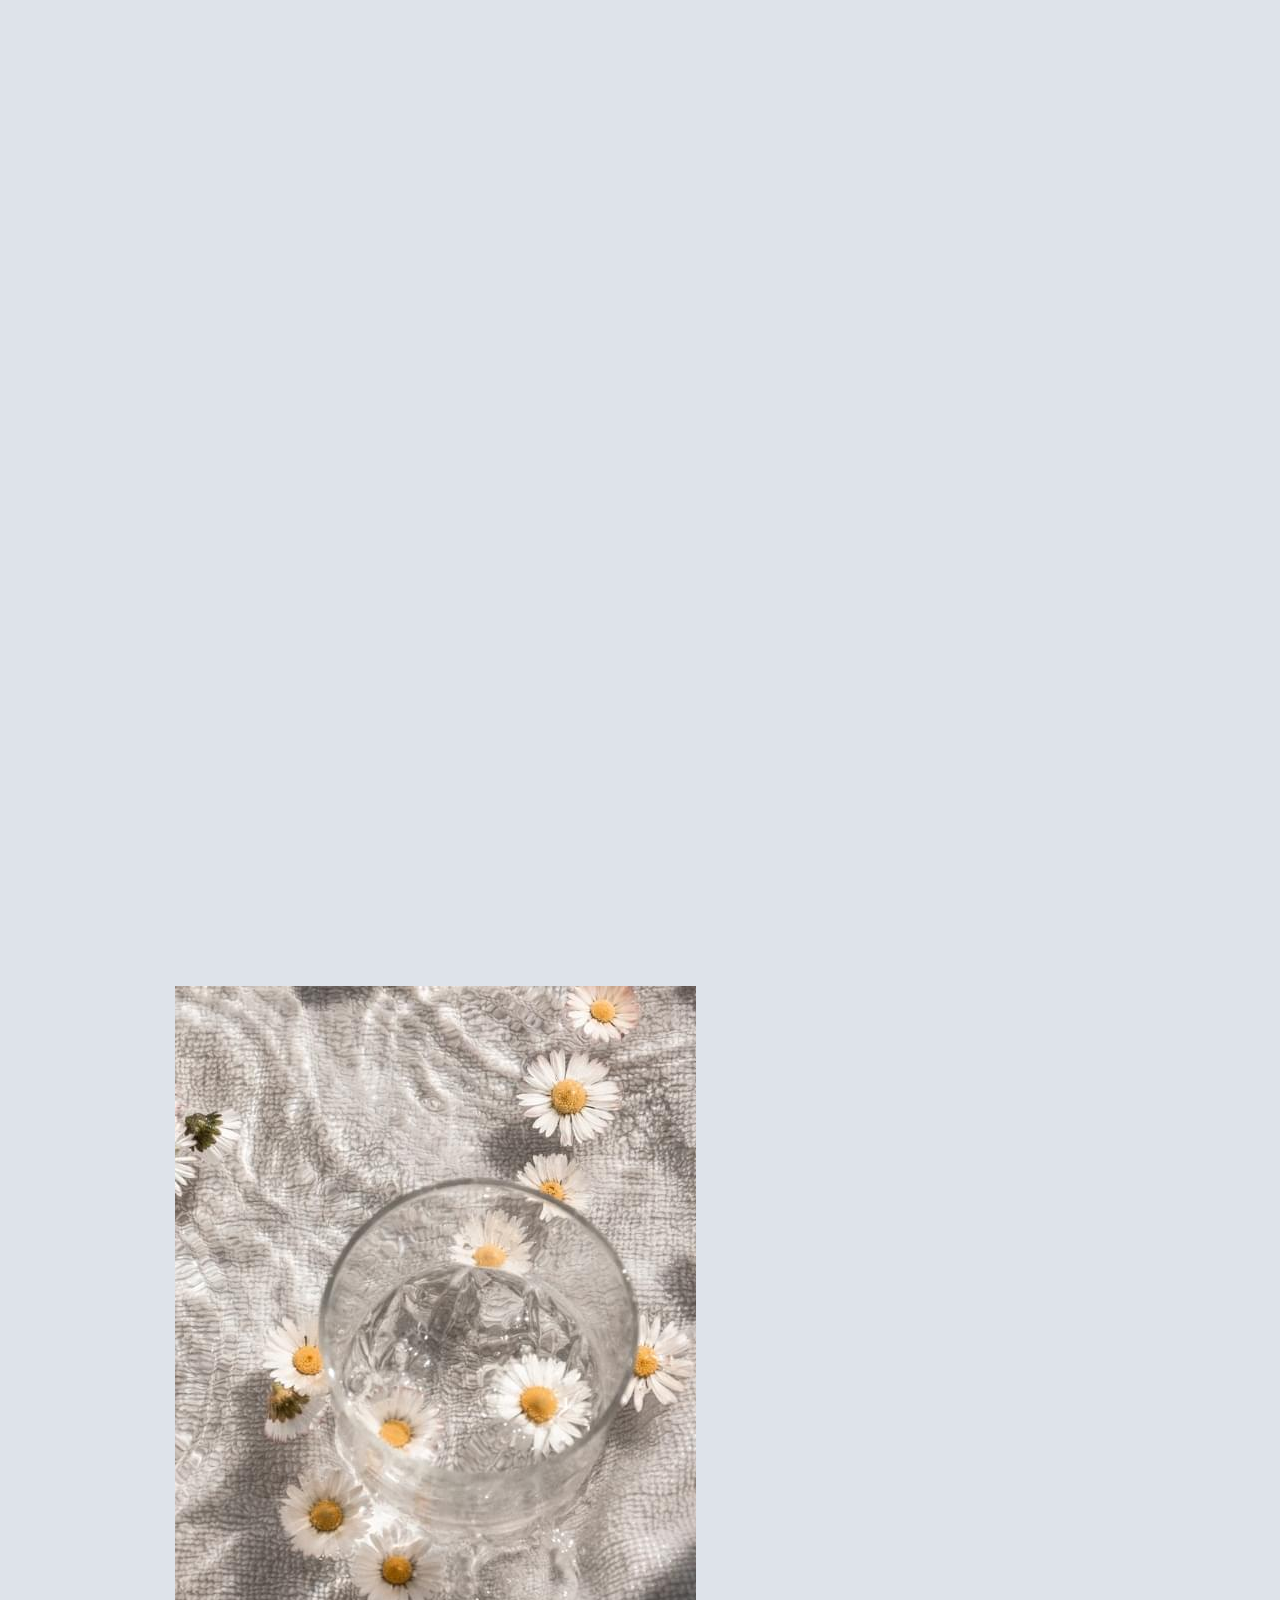
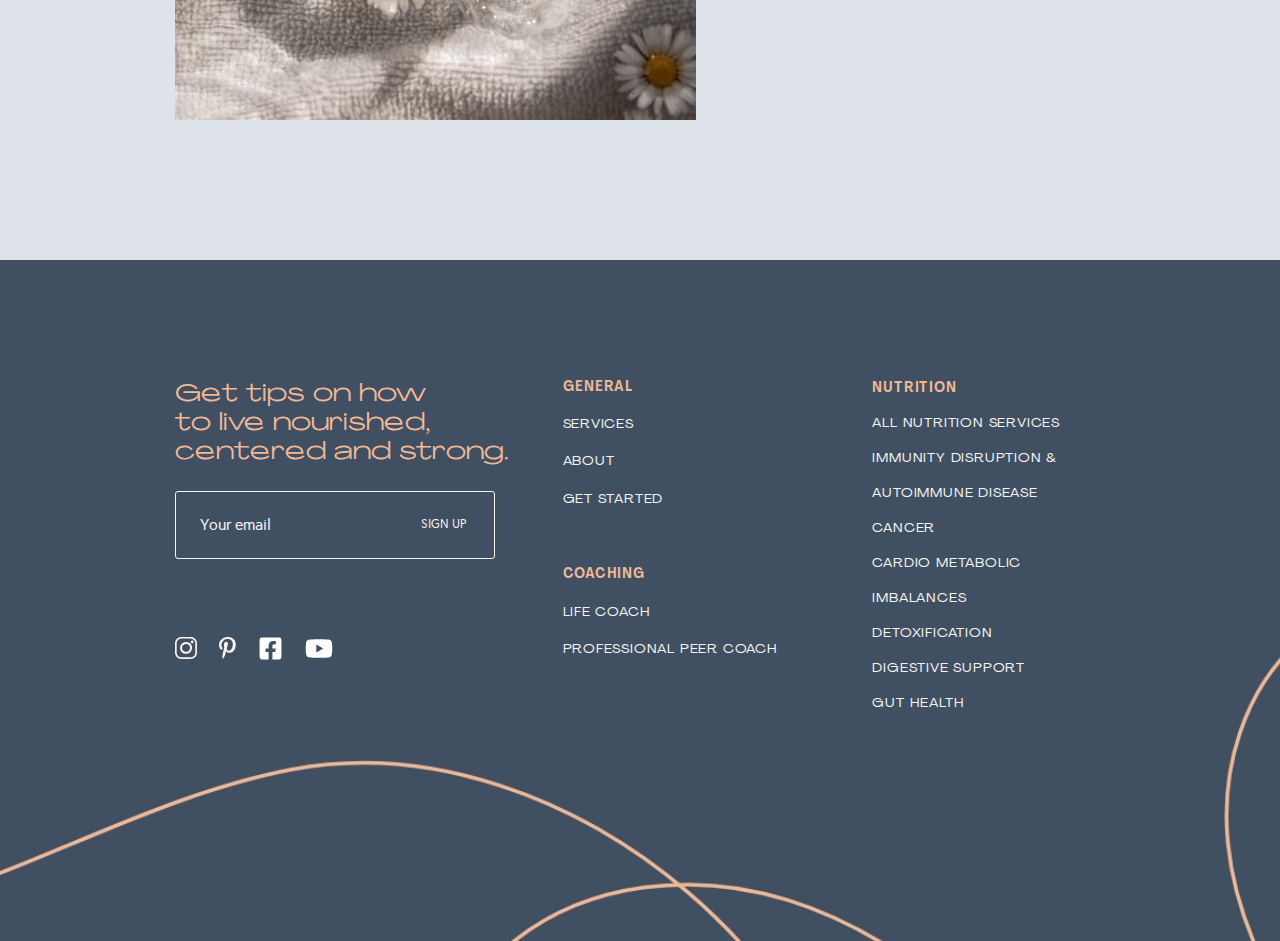
<file: app/individual-service.html>
<!DOCTYPE html>
<html lang="en">

<head>

    <meta charset="utf-8">
    <title>Nutrition</title>
    <meta name="description" content="Nutrition">
    <meta name="viewport" content="width=device-width, initial-scale=1.0">
    <link rel="icon" href="images/favicon.png">
    <meta property="og:image" content="images/dest/preview.jpg">
    <link rel="stylesheet" href="css/app.min.css">
    <link rel="stylesheet" href="css/owl.carousel.min.css">
</head>

<body>
<header class="header">
    <div class="container">
        <div class="header_inn">
            <div class="logo">
                <a href="#">
                    <img src="images/dest/logo.png" alt="">
                </a>
            </div>
            <div class="right_block">
                <div class="menu">
                    <ul>
                        <li>
                            <a href="#">approach</a>
                        </li>
                        <li class="sub">
                            <a href="#">Services</a>
                            <div class="sub-menu">
                                <div class="container">
                                    <div class="left">
                                        <div class="column">
                                            <div class="heading">
                                                NUTRITION
                                            </div>
                                            <ul>

                                                <li>
                                                    <a href="#">
                                                        IMMUNITY & AUTOIMMUNE DISEASE
                                                    </a>
                                                </li>
                                                <li>
                                                    <a href="#">
                                                        CANCER
                                                    </a>
                                                </li>
                                                <li>
                                                    <a href="#">
                                                        Cardiometabolic / Cardiovascular Health
                                                    </a>
                                                </li>
                                                <li>
                                                    <a href="#">
                                                        DETOXIFICATION
                                                    </a>
                                                </li>
                                                <li>
                                                    <a href="#">
                                                        DIGESTIVE SUPPORT
                                                    </a>
                                                </li>
                                                <li>
                                                    <a href="#">
                                                        MENTAL HEALTH SOS
                                                    </a>
                                                </li>
                                                <li>
                                                    <a href="#">
                                                        HEALTHY AGING
                                                    </a>
                                                </li>
                                                <li>
                                                    <a href="#">
                                                        WEIGHT MANAGEMENT
                                                    </a>
                                                </li>
                                                <li>
                                                    <a href="#">
                                                        WOMEN’S HEALTH

                                                    </a>
                                                </li>
                                                <li>
                                                    <a href="#">
                                                        ENERGY
                                                    </a>
                                                </li>
                                            </ul>

                                        </div>
                                        <div class="column">
                                            <div class="heading">
                                                COACHING
                                            </div>
                                            <ul>
                                                <li>
                                                    <a href="#">
                                                        LIFE COACHING
                                                    </a>
                                                </li>
                                                <li>
                                                    <a href="#">
                                                        PROFESSIONAL PEER COACHING
                                                    </a>
                                                </li>
                                            </ul>
                                        </div>
                                    </div>
                                    <img src="images/dest/menu-img.png" alt="">
                                </div>
                            </div>
                        </li>
                        <li>
                            <a href="#">About</a>
                        </li>
                        <li class="sub">
                            <a href="#">Shop</a>
                            <div class="sub-menu">
                                <div class="container">
                                    <div class="left">
                                        <div class="column">
                                            <div class="heading">
                                                NUTRITION
                                            </div>
                                            <ul>

                                                <li>
                                                    <a href="#">
                                                        IMMUNITY & AUTOIMMUNE DISEASE
                                                    </a>
                                                </li>
                                                <li>
                                                    <a href="#">
                                                        CANCER
                                                    </a>
                                                </li>
                                                <li>
                                                    <a href="#">
                                                        Cardiometabolic / Cardiovascular Health
                                                    </a>
                                                </li>
                                                <li>
                                                    <a href="#">
                                                        DETOXIFICATION
                                                    </a>
                                                </li>
                                                <li>
                                                    <a href="#">
                                                        DIGESTIVE SUPPORT
                                                    </a>
                                                </li>
                                                <li>
                                                    <a href="#">
                                                        MENTAL HEALTH SOS
                                                    </a>
                                                </li>
                                                <li>
                                                    <a href="#">
                                                        HEALTHY AGING
                                                    </a>
                                                </li>
                                                <li>
                                                    <a href="#">
                                                        WEIGHT MANAGEMENT
                                                    </a>
                                                </li>
                                                <li>
                                                    <a href="#">
                                                        WOMEN’S HEALTH

                                                    </a>
                                                </li>
                                                <li>
                                                    <a href="#">
                                                        ENERGY
                                                    </a>
                                                </li>
                                            </ul>

                                        </div>
                                        <div class="column">
                                            <div class="heading">
                                                COACHING
                                            </div>
                                            <ul>
                                                <li>
                                                    <a href="#">
                                                        LIFE COACHING
                                                    </a>
                                                </li>
                                                <li>
                                                    <a href="#">
                                                        PROFESSIONAL PEER COACHING
                                                    </a>
                                                </li>
                                            </ul>
                                        </div>
                                    </div>
                                    <img src="images/dest/menu-img.png" alt="">
                                </div>
                            </div>
                        </li>
                    </ul>
                </div>
                <div class="cart">
                    <div class="login">
                        <a href="#">
                            <img src="images/dest/login.svg" alt="">
                        </a>
                    </div>
                    <div class="cart-in">
                        <a href="#">
                            <img src="images/dest/cart.svg" alt="">
                        </a>
                    </div>
                </div>
                <div class="start">
                    <a class="btn" href="#">
                        get started
                    </a>
                </div>
                <button class="btn-mob">
                    <span></span>
                    <span></span>
                </button>
            </div>

        </div>
    </div>
</header>
<main class="main">
    <div class="top-block simple">
        <img src="images/dest/service-top.jpg" alt="" class="bg">
        <div data-aos="fade-down" data-aos-offset="200"  data-aos-duration="1000" class="container">
            <div class="heading-block">
                <h1 class="heading white">
                    Immunity Disruption & <br>Autoimmune Disease
                </h1>
            </div>
        </div>
    </div>
    <div class="info-columns ind-service">
        <div class="column stripe revert">
            <div class="container">
                <div class="image">
                    <img src="images/dest/col5.jpg" alt="">
                </div>
            </div>
            <div data-aos="fade-down" data-aos-offset="200"  data-aos-duration="1000" class="col-inn cols">
                <div class="container">
                    <div class="info ">
                        <div class="heading_1">
                            Who is it for?
                        </div>
                        <div class="sub">
                            If you are struggling with an autoimmune disorder, I can help. Taking an "Exposome medicine" approach, we will look for root-cause factors contributing to flipping your "on-switch". How long you've had an autoimmune disease and how severe it is, dictates how much influence we can have on it using lifestyle and nutritional approaches.
                        </div>
                        <div class="heading_1">
                            Why?
                        </div>
                        <div class="sub">
                            The goal is to either reverse, halt or slow what we can. And to help you feel better, more hopeful, and have better health.                        </div>
                    </div>
                </div>
            </div>
        </div>
        <div class="column no-img">
            <div data-aos="fade-down" data-aos-offset="200"  data-aos-duration="1000" class="container">
                <div class="row no-gutters">
                    <div class="image col-12 d-lg-none">
                        <img src="images/dest/col6.png" alt="">
                    </div>
                    <div class="col-lg-6">
                        <div class="heading_1">
                            What is Immunity Disruption <br>
                            & Autoimmune Disease?
                        </div>
                    </div>
                    <div class="col-lg-6">
                        <div class="sub">
                            <p>
                                Immunity disruption & Autoimmune Disease is complicated. There are over 100 autoimmune diseases (like Hashimoto's thyroiditis, Multiple sclerosis, psoriasis, eczema, fibromyalgia, Histamine intolerance, Rheumatoid arthritis, Sjogren's syndrome, and Celiac disease). We learn more each day, but still, there is so much more to uncover.
                            </p>
                            <p>Essentially autoimmunity is when our immune defenses misdirect attacks to one or more of our organs (such as the skin, GI tract, thyroid, or other tissue).
                            </p>
                        </div>
                    </div>
                </div>
            </div>
        </div>
        <div class="column">
            <div data-aos="fade-down" data-aos-offset="200"  data-aos-duration="1000" class="container">
                <div class="row no-gutters">

                    <div class="info col-lg-6">
                        <div class="heading_1">
                            How we'll work together
                        </div>
                        <div class="sub">
                            Let's design your Total Reset with a 90-day Plan to sure-up areas to support an anti-inflammatory lifestyle. We will explore environmental exposures and other contributors to inflammation, assess diet, sleep, gut health, the benefits for botanicals, supplements, and more.
                        </div>
                    </div>
                    <div class="image col-lg-6">
                        <img src="images/dest/col6.png" alt="">
                    </div>
                </div>
            </div>
        </div>
        <div class="column stripe revert">
            <div  class="container">
                <div class="image">
                    <img src="images/dest/col7.jpg" alt="">
                </div>
            </div>
            <div data-aos="fade-down" data-aos-offset="200"  data-aos-duration="1000" class="col-inn revert">
                <div class="container">
                    <div class="info cols revert">
                        <div class="heading_1">
                            Getting Started
                        </div>
                        <div class="sub">
                            Schedule a free 20-minute exploratory call. Let's review how the Total Reset 90-day plan can help you reverse, halt or slow autoimmune disease.
                        </div>
                        <a class="btn" href="#">GET STARTED</a>
                    </div>
                </div>
            </div>
        </div>
    </div>
</main>
<footer class="footer">
    <div class="container">
        <div class="row no-gutters">
            <div class="col-lg-5">
                <div class="foo-heading">
                    Get tips on how <br>
                    to live nourished, <br>
                    centered and strong.
                </div>
                <div class="foo-form">
                    <form action="">
                        <input placeholder="Your email" type="email">
                        <input value="Sign Up" type="submit">
                    </form>
                </div>
                <div class="socials">
                    <div class="social">
                        <a href="#">
                            <img src="images/dest/soc1.svg" alt="">
                        </a>
                    </div>
                    <div class="social">
                        <a href="#">
                            <img src="images/dest/soc2.svg" alt="">
                        </a>
                    </div>
                    <div class="social">
                        <a href="#">
                            <img src="images/dest/soc3.svg" alt="">
                        </a>
                    </div>
                    <div class="social">
                        <a href="#">
                            <img src="images/dest/soc4.svg" alt="">
                        </a>
                    </div>
                </div>
            </div>
            <div class="col-lg-4">
                <div class="column">
                    <div class="heading">
                        general
                    </div>
                    <ul>
                        <li>
                            <a href="#">Services</a>
                        </li>
                        <li>
                            <a href="#">About</a>
                        </li>
                        <li>
                            <a href="#">Get Started</a>
                        </li>
                    </ul>
                </div>
                <div class="column">
                    <div class="heading">
                        coaching
                    </div>
                    <ul>
                        <li>
                            <a href="#">life coach</a>
                        </li>
                        <li>
                            <a href="#">professional peer coach</a>
                        </li>
                    </ul>
                </div>
            </div>
            <div class="col-lg-3">
                <div class="categories">
                    <div class="heading">
                        nutrition
                    </div>
                    <ul>
                        <li>
                            <a href="#">all nutrition services</a>
                        </li>
                        <li>
                            <a href="#">immunity disruption & <br> autoimmune disease
                            </a>
                        </li>
                        <li>
                            <a href="#">cancer</a>
                        </li>
                        <li>
                            <a href="#">cardio metabolic imbalances
                            </a>
                        </li>
                        <li>
                            <a href="#">detoxification</a>
                        </li>
                        <li>
                            <a href="#">digestive support
                            </a>
                        </li>
                        <li>
                            <a href="#">gut health</a>
                        </li>
                    </ul>
                </div>
            </div>
        </div>
    </div>
</footer>
<script src="js/app.min.js"></script>
</body>
</html>
</file>
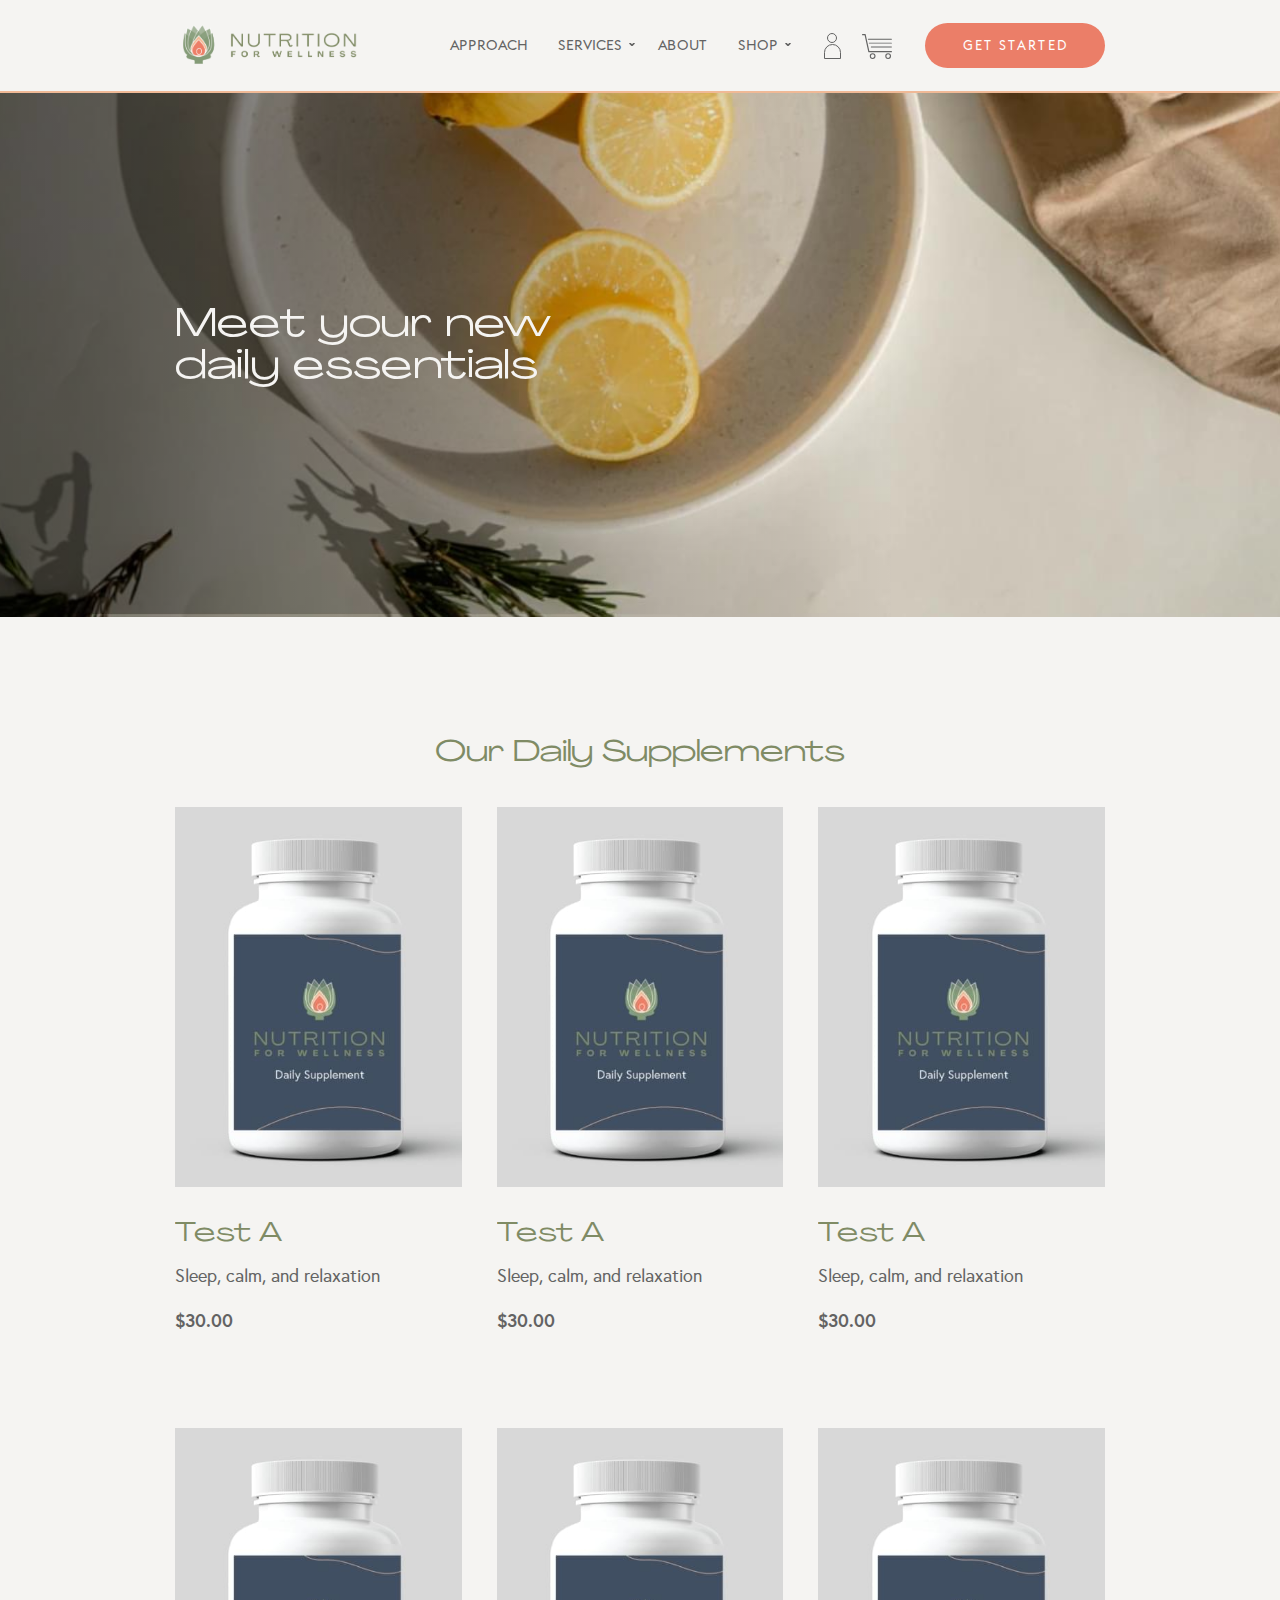
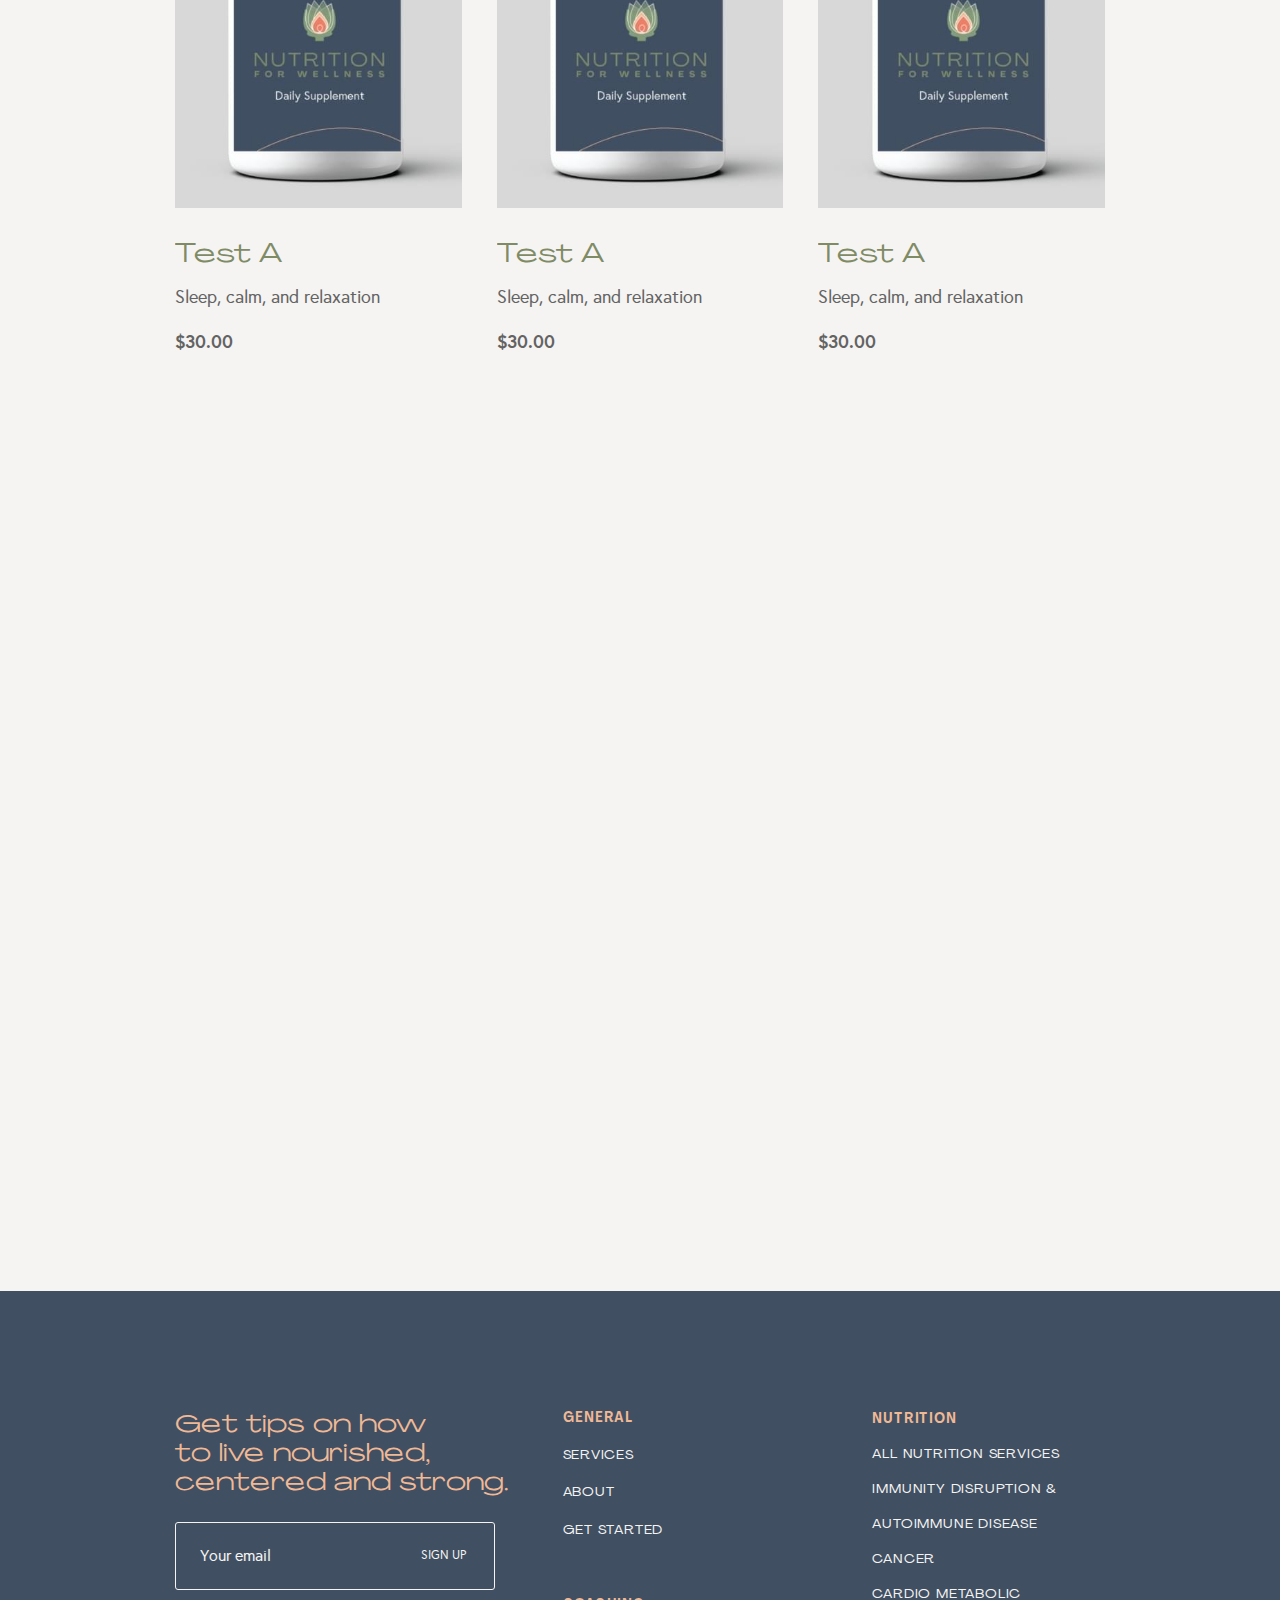
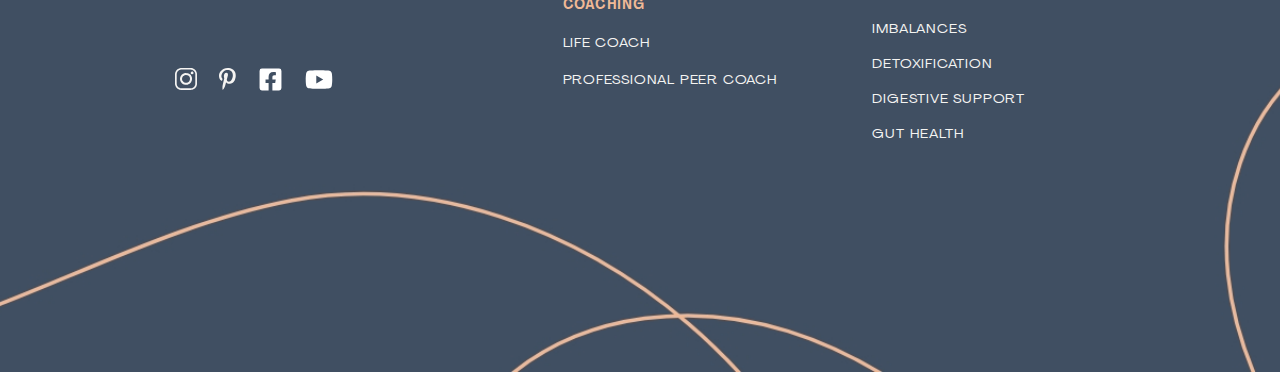
<file: app/product-list.html>
<!DOCTYPE html>
<html lang="en">

<head>

    <meta charset="utf-8">
    <title>Nutrition</title>
    <meta name="description" content="Nutrition">
    <meta name="viewport" content="width=device-width, initial-scale=1.0">
    <link rel="icon" href="images/favicon.png">
    <meta property="og:image" content="images/dest/preview.jpg">
    <link rel="stylesheet" href="css/app.min.css">
    <link rel="stylesheet" href="css/owl.carousel.min.css">
</head>

<body>
<header class="header">
    <div class="container">
        <div class="header_inn">
            <div class="logo">
                <a href="#">
                    <img loading="lazy" src="images/dest/logo.png" alt="">
                </a>
            </div>
            <div class="right_block">
                <div class="menu">
                    <ul>
                        <li>
                            <a href="#">approach</a>
                        </li>
                        <li class="sub">
                            <a href="#">Services</a>
                            <div class="sub-menu">
                                <div class="container">
                                    <div class="left">
                                        <div class="column">
                                            <div class="heading">
                                                NUTRITION
                                            </div>
                                            <ul>

                                                <li>
                                                    <a href="#">
                                                        IMMUNITY & AUTOIMMUNE DISEASE
                                                    </a>
                                                </li>
                                                <li>
                                                    <a href="#">
                                                        CANCER
                                                    </a>
                                                </li>
                                                <li>
                                                    <a href="#">
                                                        Cardiometabolic / Cardiovascular Health
                                                    </a>
                                                </li>
                                                <li>
                                                    <a href="#">
                                                        DETOXIFICATION
                                                    </a>
                                                </li>
                                                <li>
                                                    <a href="#">
                                                        DIGESTIVE SUPPORT
                                                    </a>
                                                </li>
                                                <li>
                                                    <a href="#">
                                                        MENTAL HEALTH SOS
                                                    </a>
                                                </li>
                                                <li>
                                                    <a href="#">
                                                        HEALTHY AGING
                                                    </a>
                                                </li>
                                                <li>
                                                    <a href="#">
                                                        WEIGHT MANAGEMENT
                                                    </a>
                                                </li>
                                                <li>
                                                    <a href="#">
                                                        WOMEN’S HEALTH

                                                    </a>
                                                </li>
                                                <li>
                                                    <a href="#">
                                                        ENERGY
                                                    </a>
                                                </li>
                                            </ul>

                                        </div>
                                        <div class="column">
                                            <div class="heading">
                                                COACHING
                                            </div>
                                            <ul>
                                                <li>
                                                    <a href="#">
                                                        LIFE COACHING
                                                    </a>
                                                </li>
                                                <li>
                                                    <a href="#">
                                                        PROFESSIONAL PEER COACHING
                                                    </a>
                                                </li>
                                            </ul>
                                        </div>
                                    </div>
                                    <im loading="lazy" src="images/dest/menu-img.png" alt="">
                                </div>
                            </div>
                        </li>
                        <li>
                            <a href="#">About</a>
                        </li>
                        <li class="sub">
                            <a href="#">Shop</a>
                            <div class="sub-menu">
                                <div class="container">
                                    <div class="left">
                                        <div class="column">
                                            <div class="heading">
                                                NUTRITION
                                            </div>
                                            <ul>

                                                <li>
                                                    <a href="#">
                                                        IMMUNITY & AUTOIMMUNE DISEASE
                                                    </a>
                                                </li>
                                                <li>
                                                    <a href="#">
                                                        CANCER
                                                    </a>
                                                </li>
                                                <li>
                                                    <a href="#">
                                                        Cardiometabolic / Cardiovascular Health
                                                    </a>
                                                </li>
                                                <li>
                                                    <a href="#">
                                                        DETOXIFICATION
                                                    </a>
                                                </li>
                                                <li>
                                                    <a href="#">
                                                        DIGESTIVE SUPPORT
                                                    </a>
                                                </li>
                                                <li>
                                                    <a href="#">
                                                        MENTAL HEALTH SOS
                                                    </a>
                                                </li>
                                                <li>
                                                    <a href="#">
                                                        HEALTHY AGING
                                                    </a>
                                                </li>
                                                <li>
                                                    <a href="#">
                                                        WEIGHT MANAGEMENT
                                                    </a>
                                                </li>
                                                <li>
                                                    <a href="#">
                                                        WOMEN’S HEALTH

                                                    </a>
                                                </li>
                                                <li>
                                                    <a href="#">
                                                        ENERGY
                                                    </a>
                                                </li>
                                            </ul>

                                        </div>
                                        <div class="column">
                                            <div class="heading">
                                                COACHING
                                            </div>
                                            <ul>
                                                <li>
                                                    <a href="#">
                                                        LIFE COACHING
                                                    </a>
                                                </li>
                                                <li>
                                                    <a href="#">
                                                        PROFESSIONAL PEER COACHING
                                                    </a>
                                                </li>
                                            </ul>
                                        </div>
                                    </div>
                                    <img loading="lazy" src="images/dest/menu-img.png" alt="">
                                </div>
                            </div>
                        </li>
                    </ul>
                </div>
                <div class="cart">
                    <div class="login">
                        <a href="#">
                            <img loading="lazy" src="images/dest/login.svg" alt="">
                        </a>
                    </div>
                    <div class="cart-in">
                        <a href="#">
                            <img loading="lazy" src="images/dest/cart.svg" alt="">
                        </a>
                    </div>
                </div>
                <div class="start">
                    <a class="btn" href="#">
                        get started
                    </a>
                </div>
                <button class="btn-mob">
                    <span></span>
                    <span></span>
                </button>
            </div>

        </div>
    </div>
</header>
<main class="main">
    <div class="top-block simple">
        <img loading="lazy" src="images/dest/product-top.jpg" alt="" class="bg">
        <div data-aos="fade-down" data-aos-offset="200"  data-aos-duration="1000" class="container">
            <div class="heading-block">
                <h1 class="heading white">
                    Meet your new <br>
                    daily essentials
                </h1>
            </div>
        </div>
    </div>
    <div class="products-list list-page">
        <div class="container">
            <div class="heading_1 text-center">
                Our Daily Supplements
            </div>
            <div class="list-inn">
                <div class="item">
                    <a href="#">
                        <img loading="lazy" src="images/dest/product.jpg" alt="">
                    </a>
                    <div class="name">
                        <a href="#">
                            Test A
                        </a>
                    </div>
                    <div class="sub">
                        <a href="#">
                            Sleep, calm, and relaxation
                        </a>
                    </div>
                    <div class="price">
                        $30.00
                    </div>
                </div>
                <div class="item">
                    <a href="#">
                        <img loading="lazy" src="images/dest/product.jpg" alt="">
                    </a>
                    <div class="name">
                        <a href="#">
                            Test A
                        </a>
                    </div>
                    <div class="sub">
                        <a href="#">
                            Sleep, calm, and relaxation
                        </a>
                    </div>
                    <div class="price">
                        $30.00
                    </div>
                </div>
                <div class="item">
                    <a href="#">
                        <img loading="lazy" src="images/dest/product.jpg" alt="">
                    </a>
                    <div class="name">
                        <a href="#">
                            Test A
                        </a>
                    </div>
                    <div class="sub">
                        <a href="#">
                            Sleep, calm, and relaxation
                        </a>
                    </div>
                    <div class="price">
                        $30.00
                    </div>
                </div>
                <div class="item">
                    <a href="#">
                        <img loading="lazy" src="images/dest/product.jpg" alt="">
                    </a>
                    <div class="name">
                        <a href="#">
                            Test A
                        </a>
                    </div>
                    <div class="sub">
                        <a href="#">
                            Sleep, calm, and relaxation
                        </a>
                    </div>
                    <div class="price">
                        $30.00
                    </div>
                </div>
                <div class="item">
                    <a href="#">
                        <img loading="lazy" src="images/dest/product.jpg" alt="">
                    </a>
                    <div class="name">
                        <a href="#">
                            Test A
                        </a>
                    </div>
                    <div class="sub">
                        <a href="#">
                            Sleep, calm, and relaxation
                        </a>
                    </div>
                    <div class="price">
                        $30.00
                    </div>
                </div>
                <div class="item">
                    <a href="#">
                        <img loading="lazy" src="images/dest/product.jpg" alt="">
                    </a>
                    <div class="name">
                        <a href="#">
                            Test A
                        </a>
                    </div>
                    <div class="sub">
                        <a href="#">
                            Sleep, calm, and relaxation
                        </a>
                    </div>
                    <div class="price">
                        $30.00
                    </div>
                </div>
            </div>
        </div>
    </div>
    <div class="products-list list-page">
        <div data-aos="fade-down" data-aos-offset="200"  data-aos-duration="1000" class="container">
            <div class="heading_1 text-center">
                Our Tests
            </div>
            <div class="list-inn">
                <div class="item">
                    <a href="#">
                        <img loading="lazy" src="images/dest/prod1.jpg" alt="">
                    </a>
                    <div class="name">
                        <a href="#">
                            Test A
                        </a>
                    </div>
                    <div class="sub">
                        <a href="#">
                            Sleep, calm, and relaxation
                        </a>
                    </div>
                    <div class="price">
                        $30.00
                    </div>
                </div>
                <div class="item">
                    <a href="#">
                        <img loading="lazy" src="images/dest/prod1.jpg" alt="">
                    </a>
                    <div class="name">
                        <a href="#">
                            Test A
                        </a>
                    </div>
                    <div class="sub">
                        <a href="#">
                            Sleep, calm, and relaxation
                        </a>
                    </div>
                    <div class="price">
                        $30.00
                    </div>
                </div>
                <div class="item">
                    <a href="#">
                        <img loading="lazy" src="images/dest/prod1.jpg" alt="">
                    </a>
                    <div class="name">
                        <a href="#">
                            Test A
                        </a>
                    </div>
                    <div class="sub">
                        <a href="#">
                            Sleep, calm, and relaxation
                        </a>
                    </div>
                    <div class="price">
                        $30.00
                    </div>
                </div>
            </div>
        </div>
    </div>
</main>
<footer class="footer">
    <div class="container">
        <div class="row no-gutters">
            <div class="col-lg-5">
                <div class="foo-heading">
                    Get tips on how <br>
                    to live nourished, <br>
                    centered and strong.
                </div>
                <div class="foo-form">
                    <form action="">
                        <input placeholder="Your email" type="email">
                        <input value="Sign Up" type="submit">
                    </form>
                </div>
                <div class="socials">
                    <div class="social">
                        <a href="#">
                            <img loading="lazy" src="images/dest/soc1.svg" alt="">
                        </a>
                    </div>
                    <div class="social">
                        <a href="#">
                            <img loading="lazy" src="images/dest/soc2.svg" alt="">
                        </a>
                    </div>
                    <div class="social">
                        <a href="#">
                            <img loading="lazy" src="images/dest/soc3.svg" alt="">
                        </a>
                    </div>
                    <div class="social">
                        <a href="#">
                            <img loading="lazy" src="images/dest/soc4.svg" alt="">
                        </a>
                    </div>
                </div>
            </div>
            <div class="col-lg-4">
                <div class="column">
                    <div class="heading">
                        general
                    </div>
                    <ul>
                        <li>
                            <a href="#">Services</a>
                        </li>
                        <li>
                            <a href="#">About</a>
                        </li>
                        <li>
                            <a href="#">Get Started</a>
                        </li>
                    </ul>
                </div>
                <div class="column">
                    <div class="heading">
                        coaching
                    </div>
                    <ul>
                        <li>
                            <a href="#">life coach</a>
                        </li>
                        <li>
                            <a href="#">professional peer coach</a>
                        </li>
                    </ul>
                </div>
            </div>
            <div class="col-lg-3">
                <div class="categories">
                    <div class="heading">
                        nutrition
                    </div>
                    <ul>
                        <li>
                            <a href="#">all nutrition services</a>
                        </li>
                        <li>
                            <a href="#">immunity disruption & <br> autoimmune disease
                            </a>
                        </li>
                        <li>
                            <a href="#">cancer</a>
                        </li>
                        <li>
                            <a href="#">cardio metabolic imbalances
                            </a>
                        </li>
                        <li>
                            <a href="#">detoxification</a>
                        </li>
                        <li>
                            <a href="#">digestive support
                            </a>
                        </li>
                        <li>
                            <a href="#">gut health</a>
                        </li>
                    </ul>
                </div>
            </div>
        </div>
    </div>
</footer>
<script src="js/app.min.js"></script>
</body>
</html>
</file>
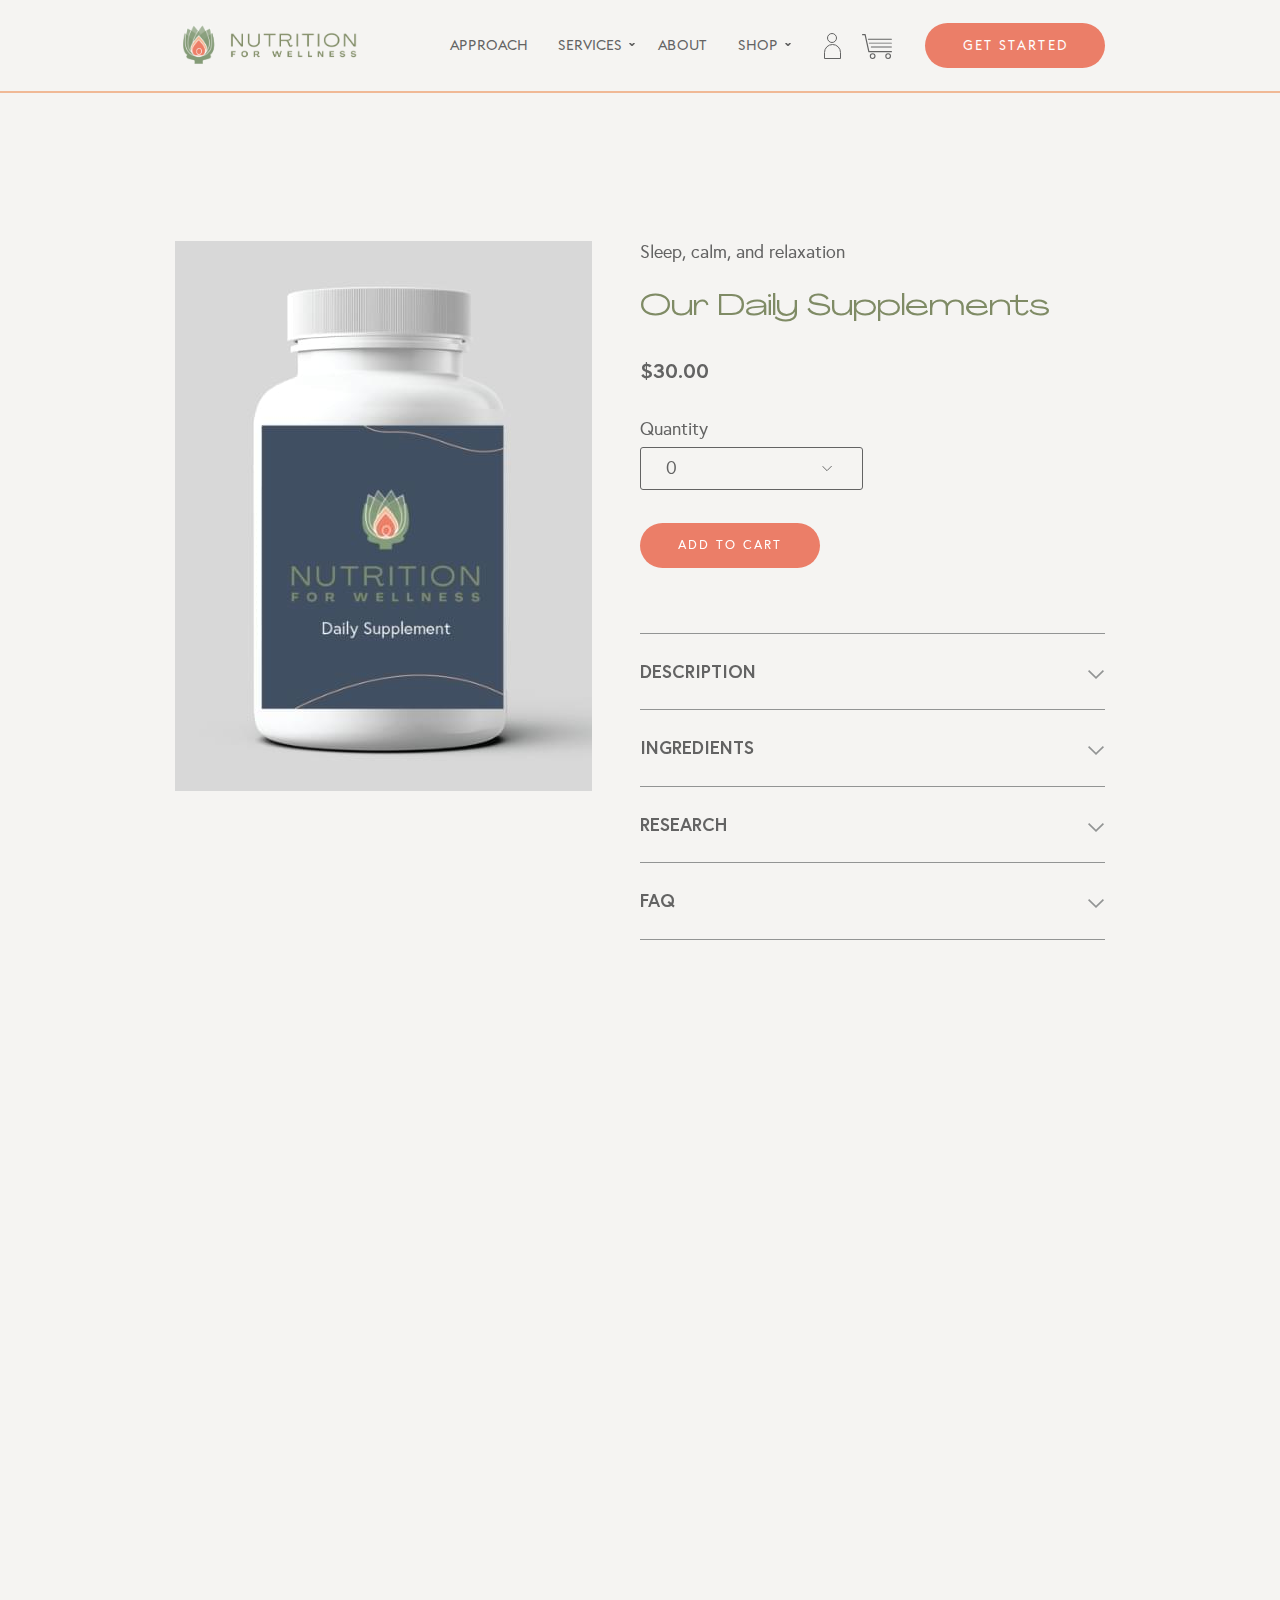
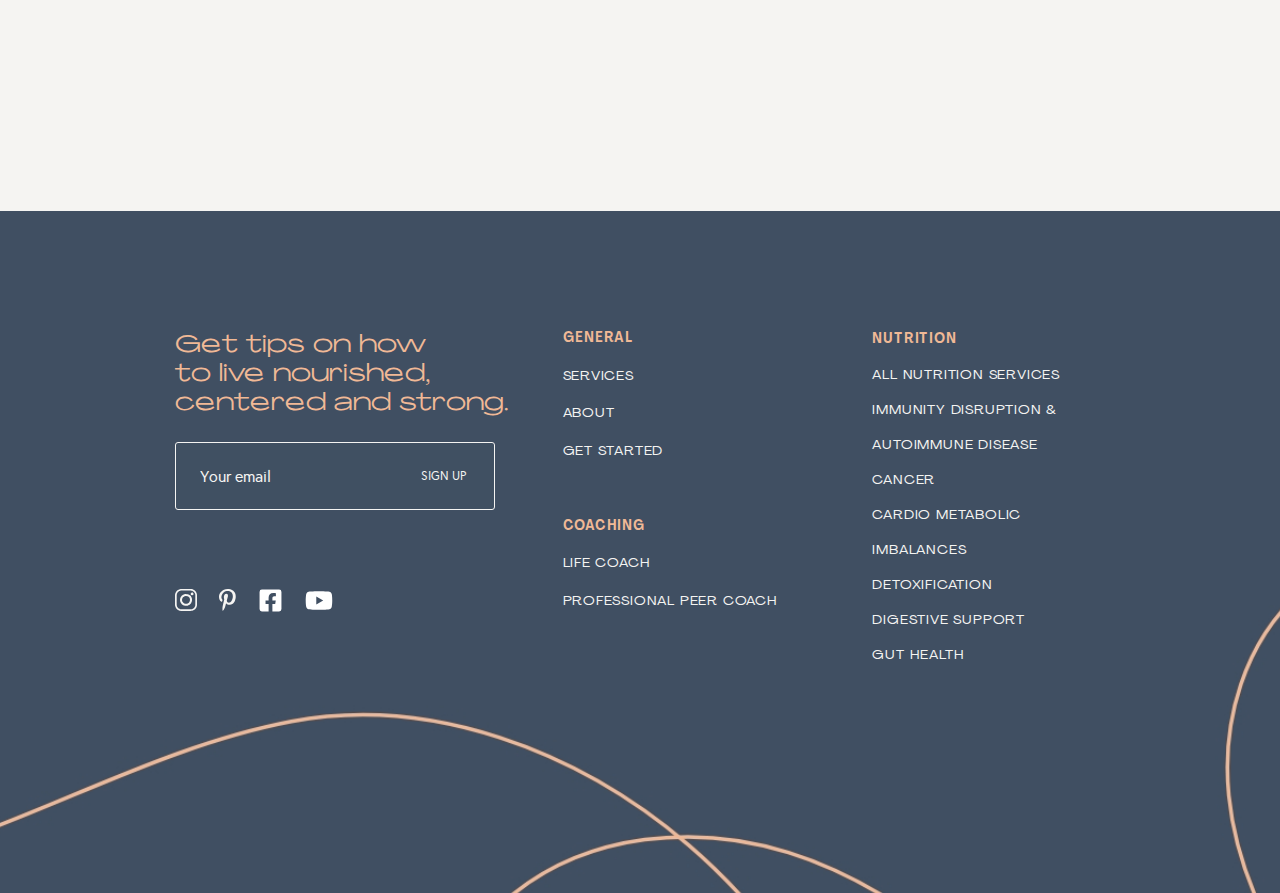
<file: app/product.html>
<!DOCTYPE html>
<html lang="en" itemscope itemtype="https://schema.org/FAQPage">

<head>

    <meta charset="utf-8">
    <title>Nutrition</title>
    <meta name="description" content="Nutrition">
    <meta name="viewport" content="width=device-width, initial-scale=1.0">
    <link rel="icon" href="images/favicon.png">
    <meta property="og:image" content="images/dest/preview.jpg">
    <link rel="stylesheet" href="css/app.min.css">
    <link rel="stylesheet" href="css/owl.carousel.min.css">
</head>

<body>
<header class="header">
    <div class="container">
        <div class="header_inn">
            <div class="logo">
                <a href="#">
                    <img src="images/dest/logo.png" alt="">
                </a>
            </div>
            <div class="right_block">
                <div class="menu">
                    <ul>
                        <li>
                            <a href="#">approach</a>
                        </li>
                        <li class="sub">
                            <a href="#">Services</a>
                            <div class="sub-menu">
                                <div class="container">
                                    <div class="left">
                                        <div class="column">
                                            <div class="heading">
                                                NUTRITION
                                            </div>
                                            <ul>

                                                <li>
                                                    <a href="#">
                                                        IMMUNITY & AUTOIMMUNE DISEASE
                                                    </a>
                                                </li>
                                                <li>
                                                    <a href="#">
                                                        CANCER
                                                    </a>
                                                </li>
                                                <li>
                                                    <a href="#">
                                                        Cardiometabolic / Cardiovascular Health
                                                    </a>
                                                </li>
                                                <li>
                                                    <a href="#">
                                                        DETOXIFICATION
                                                    </a>
                                                </li>
                                                <li>
                                                    <a href="#">
                                                        DIGESTIVE SUPPORT
                                                    </a>
                                                </li>
                                                <li>
                                                    <a href="#">
                                                        MENTAL HEALTH SOS
                                                    </a>
                                                </li>
                                                <li>
                                                    <a href="#">
                                                        HEALTHY AGING
                                                    </a>
                                                </li>
                                                <li>
                                                    <a href="#">
                                                        WEIGHT MANAGEMENT
                                                    </a>
                                                </li>
                                                <li>
                                                    <a href="#">
                                                        WOMEN’S HEALTH

                                                    </a>
                                                </li>
                                                <li>
                                                    <a href="#">
                                                        ENERGY
                                                    </a>
                                                </li>
                                            </ul>

                                        </div>
                                        <div class="column">
                                            <div class="heading">
                                                COACHING
                                            </div>
                                            <ul>
                                                <li>
                                                    <a href="#">
                                                        LIFE COACHING
                                                    </a>
                                                </li>
                                                <li>
                                                    <a href="#">
                                                        PROFESSIONAL PEER COACHING
                                                    </a>
                                                </li>
                                            </ul>
                                        </div>
                                    </div>
                                    <img src="images/dest/menu-img.png" alt="">
                                </div>
                            </div>
                        </li>
                        <li>
                            <a href="#">About</a>
                        </li>
                        <li class="sub">
                            <a href="#">Shop</a>
                            <div class="sub-menu">
                                <div class="container">
                                    <div class="left">
                                        <div class="column">
                                            <div class="heading">
                                                NUTRITION
                                            </div>
                                            <ul>

                                                <li>
                                                    <a href="#">
                                                        IMMUNITY & AUTOIMMUNE DISEASE
                                                    </a>
                                                </li>
                                                <li>
                                                    <a href="#">
                                                        CANCER
                                                    </a>
                                                </li>
                                                <li>
                                                    <a href="#">
                                                        Cardiometabolic / Cardiovascular Health
                                                    </a>
                                                </li>
                                                <li>
                                                    <a href="#">
                                                        DETOXIFICATION
                                                    </a>
                                                </li>
                                                <li>
                                                    <a href="#">
                                                        DIGESTIVE SUPPORT
                                                    </a>
                                                </li>
                                                <li>
                                                    <a href="#">
                                                        MENTAL HEALTH SOS
                                                    </a>
                                                </li>
                                                <li>
                                                    <a href="#">
                                                        HEALTHY AGING
                                                    </a>
                                                </li>
                                                <li>
                                                    <a href="#">
                                                        WEIGHT MANAGEMENT
                                                    </a>
                                                </li>
                                                <li>
                                                    <a href="#">
                                                        WOMEN’S HEALTH

                                                    </a>
                                                </li>
                                                <li>
                                                    <a href="#">
                                                        ENERGY
                                                    </a>
                                                </li>
                                            </ul>

                                        </div>
                                        <div class="column">
                                            <div class="heading">
                                                COACHING
                                            </div>
                                            <ul>
                                                <li>
                                                    <a href="#">
                                                        LIFE COACHING
                                                    </a>
                                                </li>
                                                <li>
                                                    <a href="#">
                                                        PROFESSIONAL PEER COACHING
                                                    </a>
                                                </li>
                                            </ul>
                                        </div>
                                    </div>
                                    <img src="images/dest/menu-img.png" alt="">
                                </div>
                            </div>
                        </li>
                    </ul>
                </div>
                <div class="cart">
                    <div class="login">
                        <a href="#">
                            <img src="images/dest/login.svg" alt="">
                        </a>
                    </div>
                    <div class="cart-in">
                        <a href="#">
                            <img src="images/dest/cart.svg" alt="">
                        </a>
                    </div>
                </div>
                <div class="start">
                    <a class="btn" href="#">
                        get started
                    </a>
                </div>
                <button class="btn-mob">
                    <span></span>
                    <span></span>
                </button>
            </div>

        </div>
    </div>
</header>
<main class="main">
    <div class="product">
        <div data-aos="fade-down" data-aos-offset="200" class="container">
            <div class="row no-gutters">
                <div class="col-lg-6">
                    <div class="image">
                        <img src="images/dest/product.jpg" alt="">
                    </div>
                </div>
                <div class="col-lg-6">
                    <div class="upheading">
                        Sleep, calm, and relaxation
                    </div>
                    <div class="product-name heading_1">
                        Our Daily Supplements
                    </div>
                    <div class="price">
                        $30.00
                    </div>
                    <div class="quantity">
                        <span>Quantity</span>
                        <div class="custom-select">
                            <select class="" name="quantity">
                                <option value="0">0</option>
                                <option value="0">1</option>
                                <option value="1">2</option>
                                <option value="2">3</option>
                                <option value="3">4</option>
                                <option value="4">5</option>
                                <option value="5">6</option>
                            </select>
                        </div>

                        <div class="mob-price">
                            $30.00
                        </div>
                    </div>
                    <input class="btn" value="Add to Cart" type="submit">
                    <div class="acordion">
                        <div class="item">
                            <div class="heading">
                                Description
                            </div>
                            <div class="text">
                                If you spend the majority of your day inside - as many of us today do, even if we live in sunny climates! - you may be deficient in Vitamin D - like over 42% of the population. Vitamin D is crucial because it helps regulate your immune system, aids in calcium absorption, and may play a role in mood regulation. Vitamin D3, also known as cholecalciferol, is the best supplemental form because it has been shown to be the most effective in raising and maintaining vitamin D blood levels. Vitamin K2 works with Vitamin D3 to move calcium into your bones and prevent it from forming deposits in your blood vessels. When combined with Vitamin K2, Vitamin D3 forms your best defense against infections, osteoporosis, dementia, and type 2 diabetes. This is Dr. Robin Berzin’s preferred balance of D3 and K2 in an easy-to-absorb
                            </div>
                        </div>
                        <div class="item">
                            <div class="heading">
                                Ingredients
                            </div>
                            <div class="text">
                                If you spend the majority of your day inside - as many of us today do, even if we live in sunny climates! - you may be deficient in Vitamin D - like over 42% of the population. Vitamin D is crucial because it helps regulate your immune system, aids in calcium absorption, and may play a role in mood regulation. Vitamin D3, also known as cholecalciferol, is the best supplemental form because it has been shown to be the most effective in raising and maintaining vitamin D blood levels. Vitamin K2 works with Vitamin D3 to move calcium into your bones and prevent it from forming deposits in your blood vessels. When combined with Vitamin K2, Vitamin D3 forms your best defense against infections, osteoporosis, dementia, and type 2 diabetes. This is Dr. Robin Berzin’s preferred balance of D3 and K2 in an easy-to-absorb
                            </div>
                        </div>
                        <div class="item">
                            <div class="heading">
                                Research
                            </div>
                            <div class="text">
                                If you spend the majority of your day inside - as many of us today do, even if we live in sunny climates! - you may be deficient in Vitamin D - like over 42% of the population. Vitamin D is crucial because it helps regulate your immune system, aids in calcium absorption, and may play a role in mood regulation. Vitamin D3, also known as cholecalciferol, is the best supplemental form because it has been shown to be the most effective in raising and maintaining vitamin D blood levels. Vitamin K2 works with Vitamin D3 to move calcium into your bones and prevent it from forming deposits in your blood vessels. When combined with Vitamin K2, Vitamin D3 forms your best defense against infections, osteoporosis, dementia, and type 2 diabetes. This is Dr. Robin Berzin’s preferred balance of D3 and K2 in an easy-to-absorb
                            </div>
                        </div>
                        <div class="item">
                            <div class="heading">
                                FAQ
                            </div>
                            <div class="text">
                                <div itemscope itemprop="mainEntity" itemtype="https://schema.org/Question">
                                    <h2 itemprop="name">What is the return policy?</h2>
                                    <div itemscope itemprop="acceptedAnswer" itemtype="https://schema.org/Answer">
                                        <div itemprop="text">
                                            Most unopened items in new condition and returned within <b>90 days</b> will receive a refund or exchange. Some items have a modified return policy noted on the receipt or packing slip. Items that are opened or damaged or do not have a receipt may be denied a refund or exchange. Items purchased online or in-store may be returned to any store.
                                            <br /><p>Online purchases may be returned via a major parcel carrier. <a href="http://example.com/returns"> Click here </a> to initiate a return.</p>
                                        </div>
                                    </div>
                                </div>
                                <div itemscope itemprop="mainEntity" itemtype="https://schema.org/Question">
                                    <h2 itemprop="name">Big question #2 here?</h2>
                                    <div itemscope itemprop="acceptedAnswer" itemtype="https://schema.org/Answer">
                                        <div itemprop="text">
                                            Most unopened items in new condition and returned within <b>90 days</b> will receive a refund or exchange. Some items have a modified return policy noted on the receipt or packing slip. Items that are opened or damaged or do not have a receipt may be denied a refund or exchange. Items purchased online or in-store may be returned to any store.
                                            <br /><p>Online purchases may be returned via a major parcel carrier. <a href="http://example.com/returns"> Click here </a> to initiate a return.</p>
                                        </div>
                                    </div>
                                </div>
                            </div>
                        </div>
                    </div>
                </div>
            </div>

        </div>
    </div>
    <div class="products-list prod-page">
        <div data-aos="fade-down" data-aos-offset="200"  data-aos-duration="1000" class="container">
            <div class="heading_1 text-center">
                We Also Reccommend
            </div>
            <div class="list-inn carousel">
                <div class="item">
                    <a href="#">
                        <img src="images/dest/prod1.jpg" alt="">
                    </a>
                    <div class="name">
                        <a href="#">
                            Test A
                        </a>
                    </div>
                    <div class="sub">
                        <a href="#">
                            Sleep, calm, and relaxation
                        </a>
                    </div>
                    <div class="price">
                        $30.00
                    </div>
                </div>
                <div class="item">
                    <a href="#">
                        <img src="images/dest/prod1.jpg" alt="">
                    </a>
                    <div class="name">
                        <a href="#">
                            Test A
                        </a>
                    </div>
                    <div class="sub">
                        <a href="#">
                            Sleep, calm, and relaxation
                        </a>
                    </div>
                    <div class="price">
                        $30.00
                    </div>
                </div>
                <div class="item">
                    <a href="#">
                        <img src="images/dest/prod1.jpg" alt="">
                    </a>
                    <div class="name">
                        <a href="#">
                            Test A
                        </a>
                    </div>
                    <div class="sub">
                        <a href="#">
                            Sleep, calm, and relaxation
                        </a>
                    </div>
                    <div class="price">
                        $30.00
                    </div>
                </div>

            </div>
        </div>
    </div>
</main>
<footer class="footer">
    <div class="container">
        <div class="row no-gutters">
            <div class="col-lg-5">
                <div class="foo-heading">
                    Get tips on how <br>
                    to live nourished, <br>
                    centered and strong.
                </div>
                <div class="foo-form">
                    <form action="">
                        <input placeholder="Your email" type="email">
                        <input value="Sign Up" type="submit">
                    </form>
                </div>
                <div class="socials">
                    <div class="social">
                        <a href="#">
                            <img src="images/dest/soc1.svg" alt="">
                        </a>
                    </div>
                    <div class="social">
                        <a href="#">
                            <img src="images/dest/soc2.svg" alt="">
                        </a>
                    </div>
                    <div class="social">
                        <a href="#">
                            <img src="images/dest/soc3.svg" alt="">
                        </a>
                    </div>
                    <div class="social">
                        <a href="#">
                            <img src="images/dest/soc4.svg" alt="">
                        </a>
                    </div>
                </div>
            </div>
            <div class="col-lg-4">
                <div class="column">
                    <div class="heading">
                        general
                    </div>
                    <ul>
                        <li>
                            <a href="#">Services</a>
                        </li>
                        <li>
                            <a href="#">About</a>
                        </li>
                        <li>
                            <a href="#">Get Started</a>
                        </li>
                    </ul>
                </div>
                <div class="column">
                    <div class="heading">
                        coaching
                    </div>
                    <ul>
                        <li>
                            <a href="#">life coach</a>
                        </li>
                        <li>
                            <a href="#">professional peer coach</a>
                        </li>
                    </ul>
                </div>
            </div>
            <div class="col-lg-3">
                <div class="categories">
                    <div class="heading">
                        nutrition
                    </div>
                    <ul>
                        <li>
                            <a href="#">all nutrition services</a>
                        </li>
                        <li>
                            <a href="#">immunity disruption & <br> autoimmune disease
                            </a>
                        </li>
                        <li>
                            <a href="#">cancer</a>
                        </li>
                        <li>
                            <a href="#">cardio metabolic imbalances
                            </a>
                        </li>
                        <li>
                            <a href="#">detoxification</a>
                        </li>
                        <li>
                            <a href="#">digestive support
                            </a>
                        </li>
                        <li>
                            <a href="#">gut health</a>
                        </li>
                    </ul>
                </div>
            </div>
        </div>
    </div>
</footer>
<script src="js/app.min.js"></script>
</body>
</html>
</file>
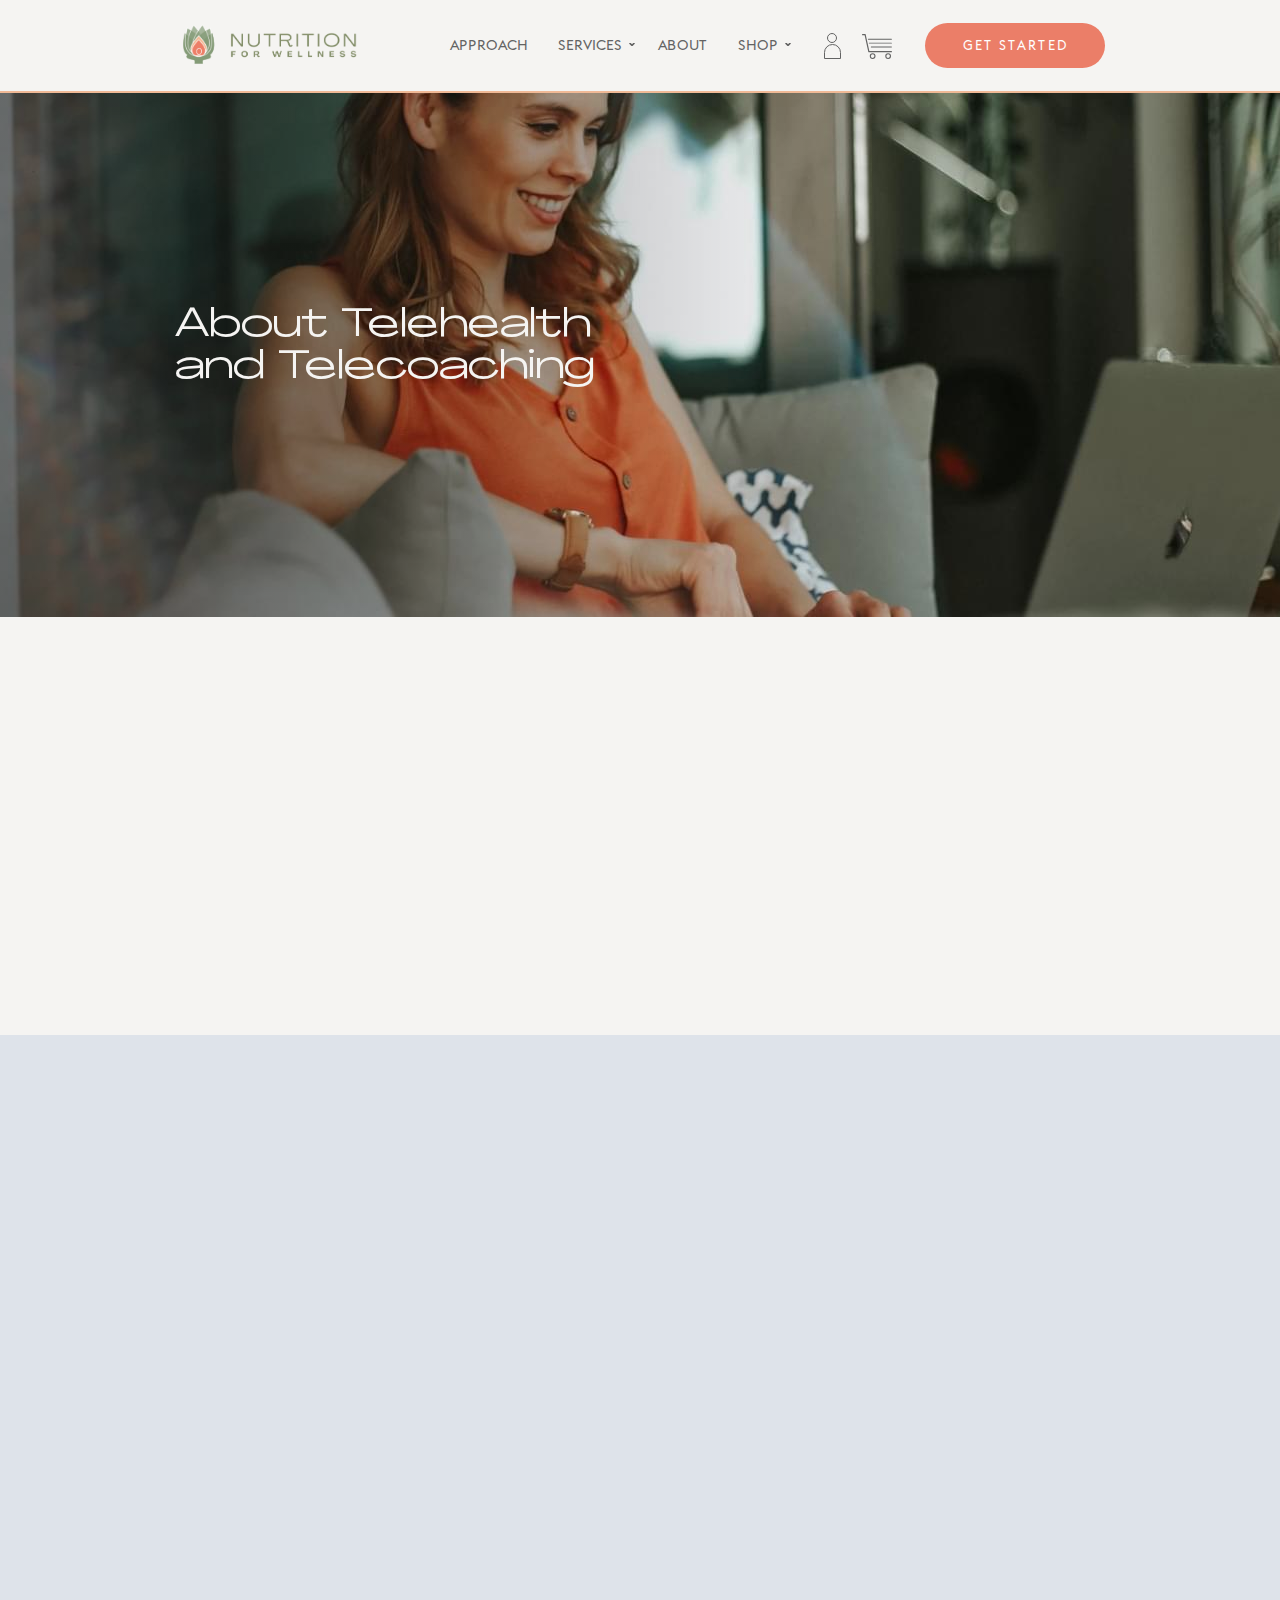
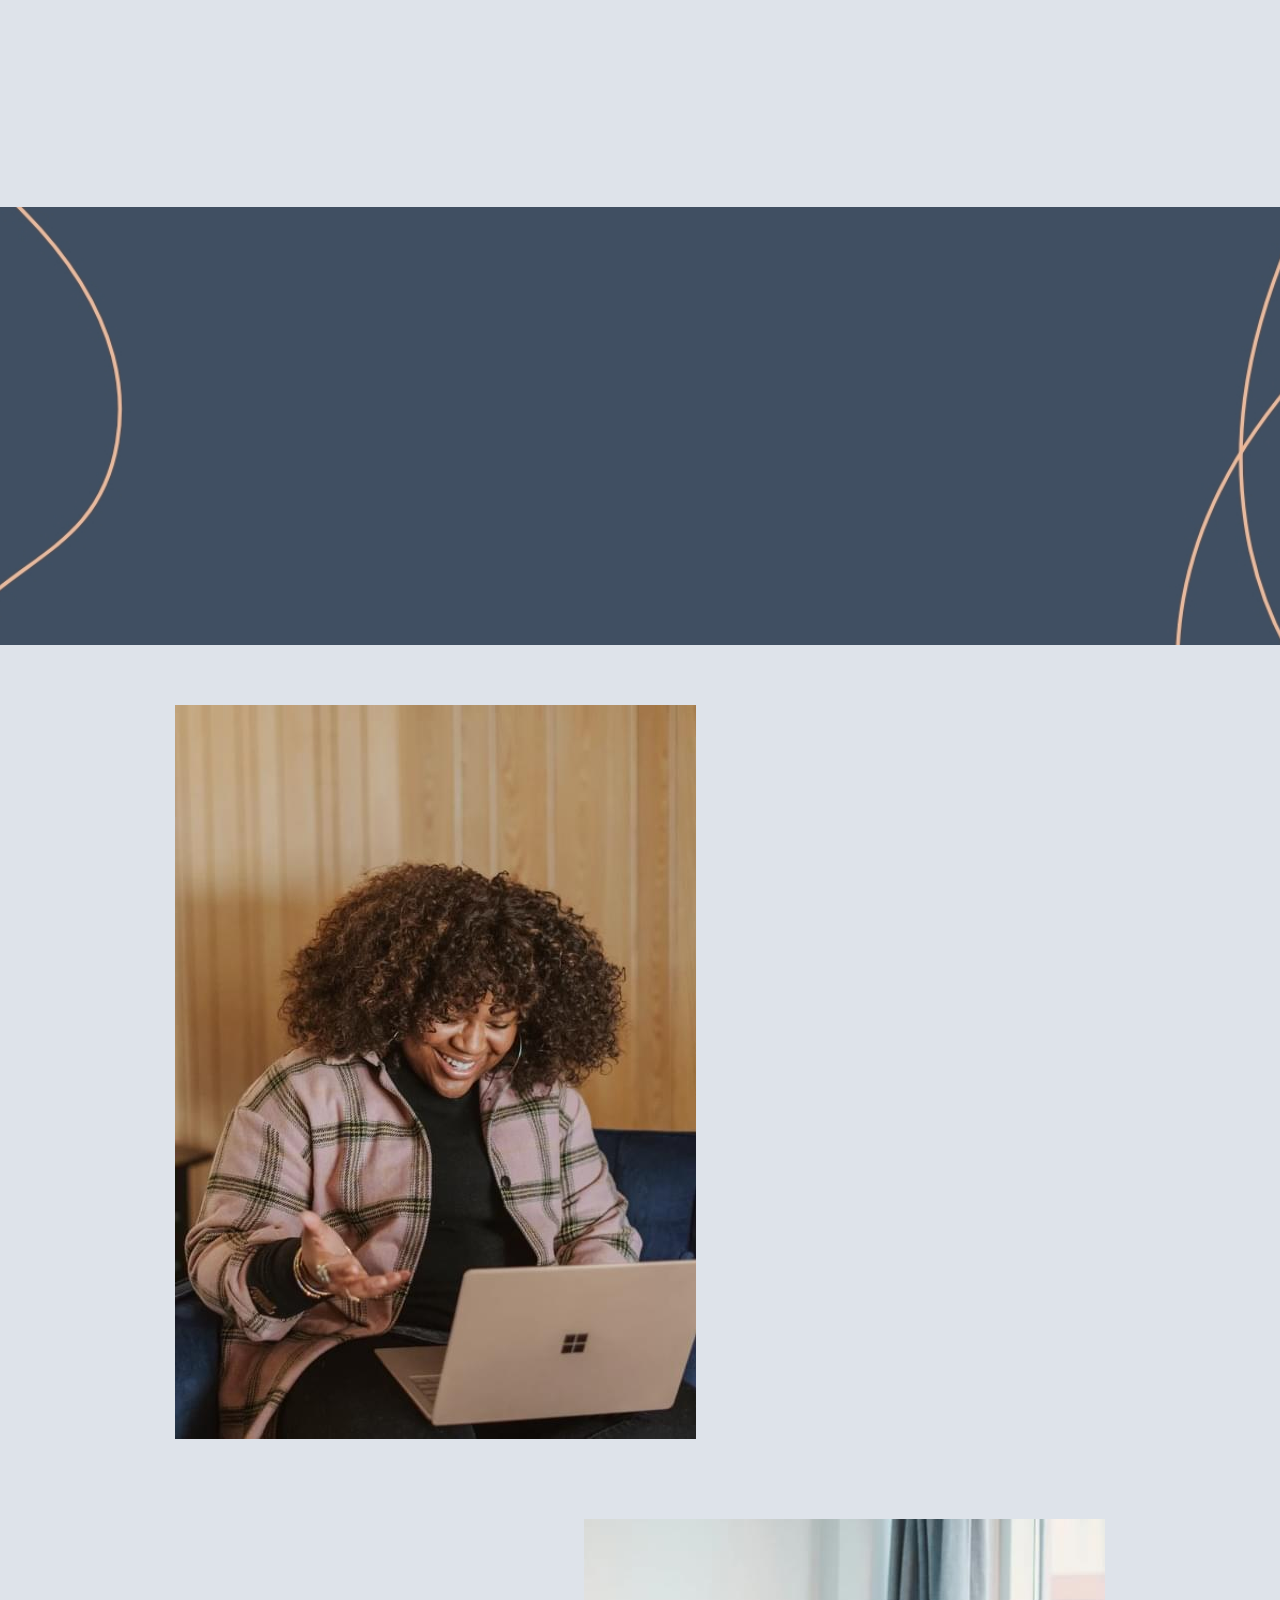
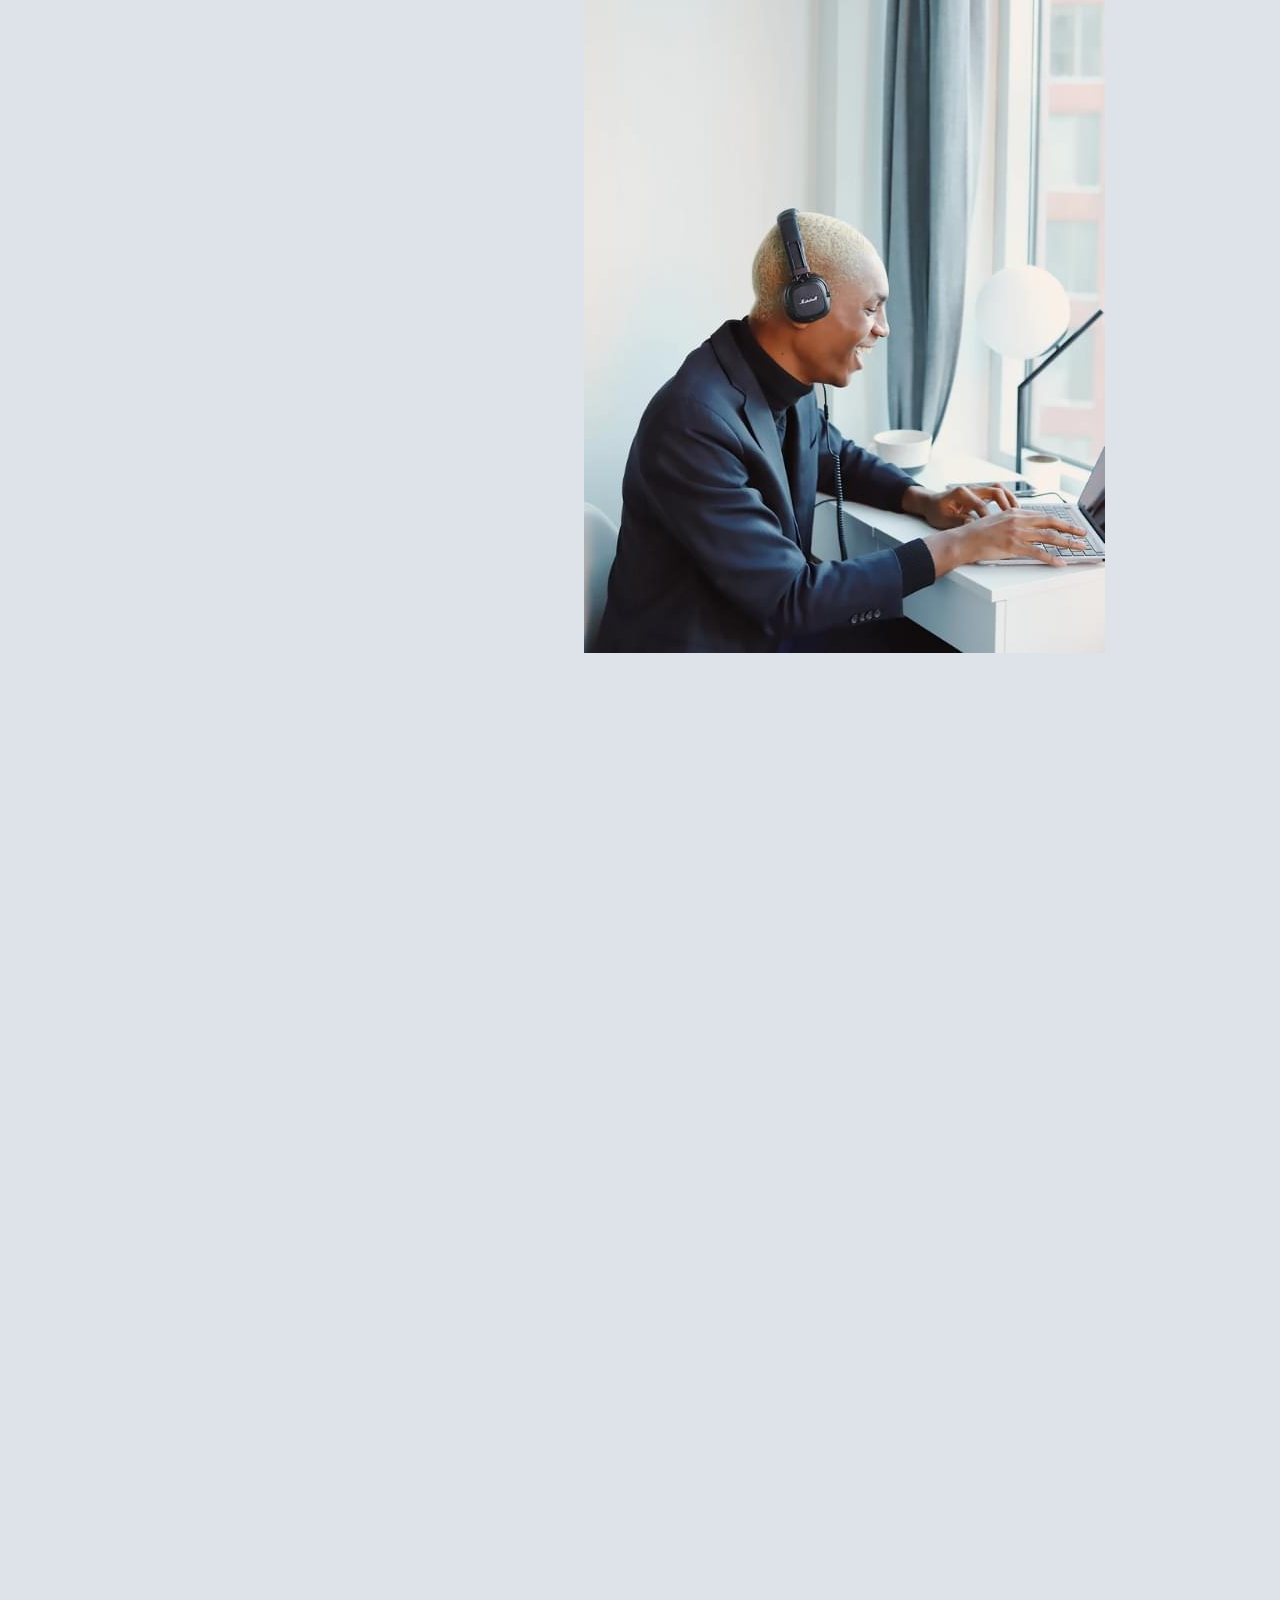
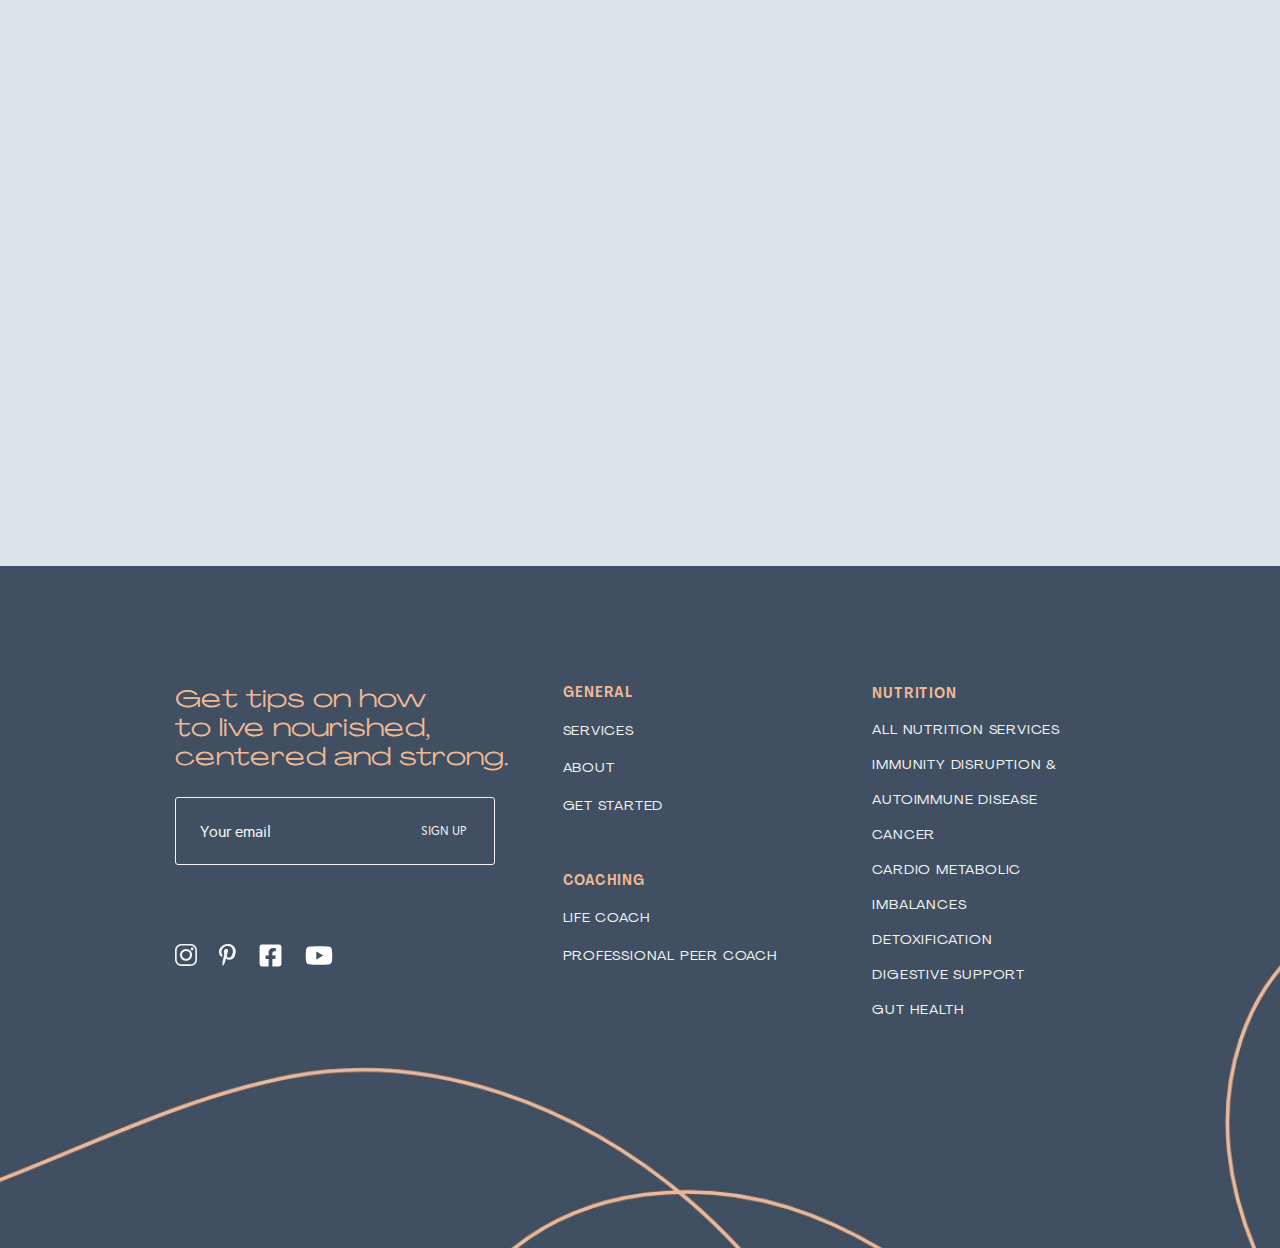
<file: app/telehealth.html>
<!DOCTYPE html>
<html lang="en">

<head>

    <meta charset="utf-8">
    <title>Nutrition</title>
    <meta name="description" content="Nutrition">
    <meta name="viewport" content="width=device-width, initial-scale=1.0">
    <link rel="icon" href="images/favicon.png">
    <meta property="og:image" content="images/dest/preview.jpg">
    <link rel="stylesheet" href="css/app.min.css">
    <link rel="stylesheet" href="css/owl.carousel.min.css">
</head>

<body>
<header class="header">
    <div class="container">
        <div class="header_inn">
            <div class="logo">
                <a href="#">
                    <img src="images/dest/logo.png" alt="">
                </a>
            </div>
            <div class="right_block">
                <div class="menu">
                    <ul>
                        <li>
                            <a href="#">approach</a>
                        </li>
                        <li class="sub">
                            <a href="#">Services</a>
                            <div class="sub-menu">
                                <div class="container">
                                    <div class="left">
                                        <div class="column">
                                            <div class="heading">
                                                NUTRITION
                                            </div>
                                            <ul>

                                                <li>
                                                    <a href="#">
                                                        IMMUNITY & AUTOIMMUNE DISEASE
                                                    </a>
                                                </li>
                                                <li>
                                                    <a href="#">
                                                        CANCER
                                                    </a>
                                                </li>
                                                <li>
                                                    <a href="#">
                                                        Cardiometabolic / Cardiovascular Health
                                                    </a>
                                                </li>
                                                <li>
                                                    <a href="#">
                                                        DETOXIFICATION
                                                    </a>
                                                </li>
                                                <li>
                                                    <a href="#">
                                                        DIGESTIVE SUPPORT
                                                    </a>
                                                </li>
                                                <li>
                                                    <a href="#">
                                                        MENTAL HEALTH SOS
                                                    </a>
                                                </li>
                                                <li>
                                                    <a href="#">
                                                        HEALTHY AGING
                                                    </a>
                                                </li>
                                                <li>
                                                    <a href="#">
                                                        WEIGHT MANAGEMENT
                                                    </a>
                                                </li>
                                                <li>
                                                    <a href="#">
                                                        WOMEN’S HEALTH

                                                    </a>
                                                </li>
                                                <li>
                                                    <a href="#">
                                                        ENERGY
                                                    </a>
                                                </li>
                                            </ul>

                                        </div>
                                        <div class="column">
                                            <div class="heading">
                                                COACHING
                                            </div>
                                            <ul>
                                                <li>
                                                    <a href="#">
                                                        LIFE COACHING
                                                    </a>
                                                </li>
                                                <li>
                                                    <a href="#">
                                                        PROFESSIONAL PEER COACHING
                                                    </a>
                                                </li>
                                            </ul>
                                        </div>
                                    </div>
                                    <img src="images/dest/menu-img.png" alt="">
                                </div>
                            </div>
                        </li>
                        <li>
                            <a href="#">About</a>
                        </li>
                        <li class="sub">
                            <a href="#">Shop</a>
                            <div class="sub-menu">
                                <div class="container">
                                    <div class="left">
                                        <div class="column">
                                            <div class="heading">
                                                NUTRITION
                                            </div>
                                            <ul>

                                                <li>
                                                    <a href="#">
                                                        IMMUNITY & AUTOIMMUNE DISEASE
                                                    </a>
                                                </li>
                                                <li>
                                                    <a href="#">
                                                        CANCER
                                                    </a>
                                                </li>
                                                <li>
                                                    <a href="#">
                                                        Cardiometabolic / Cardiovascular Health
                                                    </a>
                                                </li>
                                                <li>
                                                    <a href="#">
                                                        DETOXIFICATION
                                                    </a>
                                                </li>
                                                <li>
                                                    <a href="#">
                                                        DIGESTIVE SUPPORT
                                                    </a>
                                                </li>
                                                <li>
                                                    <a href="#">
                                                        MENTAL HEALTH SOS
                                                    </a>
                                                </li>
                                                <li>
                                                    <a href="#">
                                                        HEALTHY AGING
                                                    </a>
                                                </li>
                                                <li>
                                                    <a href="#">
                                                        WEIGHT MANAGEMENT
                                                    </a>
                                                </li>
                                                <li>
                                                    <a href="#">
                                                        WOMEN’S HEALTH

                                                    </a>
                                                </li>
                                                <li>
                                                    <a href="#">
                                                        ENERGY
                                                    </a>
                                                </li>
                                            </ul>

                                        </div>
                                        <div class="column">
                                            <div class="heading">
                                                COACHING
                                            </div>
                                            <ul>
                                                <li>
                                                    <a href="#">
                                                        LIFE COACHING
                                                    </a>
                                                </li>
                                                <li>
                                                    <a href="#">
                                                        PROFESSIONAL PEER COACHING
                                                    </a>
                                                </li>
                                            </ul>
                                        </div>
                                    </div>
                                    <img src="images/dest/menu-img.png" alt="">
                                </div>
                            </div>
                        </li>
                    </ul>
                </div>
                <div class="cart">
                    <div class="login">
                        <a href="#">
                            <img src="images/dest/login.svg" alt="">
                        </a>
                    </div>
                    <div class="cart-in">
                        <a href="#">
                            <img src="images/dest/cart.svg" alt="">
                        </a>
                    </div>
                </div>
                <div class="start">
                    <a class="btn" href="#">
                        get started
                    </a>
                </div>
                <button class="btn-mob">
                    <span></span>
                    <span></span>
                </button>
            </div>

        </div>
    </div>
</header>
<main class="main">
    <div class="top-block simple">
        <img src="images/dest/about-top.jpg" alt="" class="bg">
        <div data-aos="fade-down" data-aos-offset="200"  data-aos-duration="1000" class="container">
            <div class="heading-block">
                <h1 class="heading white">
                    About Telehealth and <br> Telecoaching
                </h1>
            </div>
        </div>
    </div>
    <div class="benefits">
        <div data-aos="fade-down" data-aos-offset="200"  data-aos-duration="1000" class="container">
            <div class="row">
                <div class="col-lg-6">
                    <div class="heading_1">
                        What are the <br>
                        benefits of telehealth?
                    </div>
                    <a href="#" class="btn">
                        Get Started
                    </a>
                </div>
                <div class="col-lg-6">
                    <div class="list">
                        <div class="item">Lets you connect for your initial and follow-up sessions via video chat.</div>
                        <div class="item">Secure HIPPA compliant connection to protect your privacy.</div>
                        <div class="item">A great alternative for in-person sessions - saves on travel and time.</div>
                    </div>
                    <div class="mob-btn">
                        <a class="btn" href="#">
                            Get Started
                        </a>
                    </div>
                </div>
            </div>
        </div>
    </div>
    <div class="how-it-works">
        <div data-aos="fade-down" data-aos-offset="200" class="container">
            <div class="heading_1 text-center">
                How it works
            </div>
            <div class="row">
                <div class="col-lg-6">
                    <div class="list">
                        <div class="item">
                            <div class="number">
                                <span>1</span>
                            </div>
                            <div class="text">
                                TeleHealth Appointments are scheduled three or more days in advance.
                            </div>
                        </div>
                        <div class="item">
                            <div class="number">
                                <span>2</span>
                            </div>
                            <div class="text">
                                You will receive a private invitation to link to your appointment securely. Make sure to read and sign
                                <a href="#">the TeleHealth Agreement</a> prior to your session.
                            </div>
                        </div>
                        <div class="item">
                            <div class="number">
                                <span>3</span>
                            </div>
                            <div class="text">
                                Access your appointment with a camera and audio-equipped device (computer or smart device (such as cell phone or tablet)
                            </div>
                        </div>
                    </div>
                </div>
                <div class="col-lg-6">
                    <div class="image">
                        <img src="images/dest/how1.png" alt="">
                    </div>
                </div>
            </div>
        </div>
    </div>
    <div class="para2">
        <div data-aos="fade-down" data-aos-offset="200"  data-aos-duration="1000" class="container">
            <div class="heading_1 text-center revert">
                Quality attention, support, & guidance
                (in person or remotely)
            </div>
            <div class="subheading">
                We still dive deep into our process - reviewing your past medical history, food journals, test results, supplement recommendations, developing your personalized plan, or learning a new lifestyle support exercise or mindfulness meditation skill. We will always take into account your unique circumstances.
            </div>
        </div>
    </div>
    <div class="info-columns">
        <div class="column stripe revert">
            <div class="container">
                <div class="image">
                    <img src="images/dest/col1.jpg" alt="">
                </div>
            </div>
            <div data-aos="fade-down" data-aos-offset="200"  data-aos-duration="1000" class="col-inn">
                <div  class="container">
                    <div class="info">
                        <div class="heading_1">
                            Before your session
                        </div>
                        <div class="list">
                            <div class="item">TeleHealth Appointments are scheduled three or more days in advance.</div>
                            <div class="item">Make sure you have connectivity and that your visual camera is working before your appointment.</div>
                            <div class="item">Make sure your audio is not on Mute.</div>
                            <div class="item">Restart your computer (close any background programs running).</div>
                            <div class="item">To prevent interruptions during the session, set your cell phone on silent, let others know you are in a meeting, consider hanging a do not disturb sign.</div>
                        </div>
                    </div>
                </div>
            </div>

        </div>
        <div class="column stripe ">
            <div class="container">
                <div class="image">
                    <img src="images/dest/col2.jpg" alt="">
                </div>
            </div>
            <div data-aos="fade-down" data-aos-offset="200"  data-aos-duration="1000" class="col-inn">
                <div class="container">
                    <div class="info">
                        <div class="heading_1">
                            During Your Session
                        </div>
                        <div class="list">
                            <div class="item">You deserve the most from your session, log in on time (or a minute or two beforehand, and wait in the waiting room).</div>
                            <div class="item">Make sure you speak clearly - different quality mics can muffle the sound of your voice.</div>
                            <div class="item">We'll begin the session with a brief overview of the TeleHealth format and best practices.</div>
                        </div>
                    </div>
                </div>
            </div>

        </div>
        <div class="column">
            <div data-aos="fade-down" data-aos-offset="200"  data-aos-duration="1000" class="container">
                <div class="row no-gutters">
                    <div class="info col-lg-6">
                        <div class="heading_1">
                            TeleHealth Safety Plan Protocol
                        </div>
                        <div class="list">
                            <div class="item">If you are uncomfortable using video, connecting via Telephone is a non-video option.</div>
                            <div class="item">Make sure you are in a safe, relaxing space so you can fully focus on yourself.</div>
                            <div class="item">Our sessions are entirely confidential.</div>
                            <div class="item">If your privacy is interrupted and you need to stop talking or pause, hold a hand up, make a stop motion. Make sure it is visible to the camera.</div>
                            <div class="item">Connection disruptions or diminished quality of audio/visual can occasionally occur (due to weather conditions, for example). Should the TeleHealth connection fail during a session, we will complete the session via phone</div>
                        </div>
                    </div>
                    <div class="image col-lg-6">
                        <img src="images/dest/col3.png" alt="">
                    </div>
                </div>
            </div>
        </div>
        <div class="column">
            <div data-aos="fade-down" data-aos-offset="200"  data-aos-duration="1000" class="container">
                <div class="row revert no-gutters">
                    <div class="image col-lg-6">
                        <img src="images/dest/col4.png" alt="">
                    </div>
                    <div class="info col-lg-6">
                        <div class="heading_1">
                            TeleHealth Policy
                        </div>
                        <div class="list">
                            <div class="item">TeleHealth appointments are just as important as an in-person appointments. Both require specific scheduled time blocked for you.
                                <br><br>
                                Therefore, attendance, logging in on time, and completing any previously assigned homework is required.
                            </div>
                            <div class="item">Cancellations or rescheduling of a TeleHealth appointment require 48-hour notice (if a scheduled session is not canceled or changed, there will be a $100 charge).</div>
                        </div>
                    </div>
                </div>
            </div>
        </div>
    </div>
</main>
<footer class="footer">
    <div class="container">
        <div class="row no-gutters">
            <div class="col-lg-5">
                <div class="foo-heading">
                    Get tips on how <br>
                    to live nourished, <br>
                    centered and strong.
                </div>
                <div class="foo-form">
                    <form action="">
                        <input placeholder="Your email" type="email">
                        <input value="Sign Up" type="submit">
                    </form>
                </div>
                <div class="socials">
                    <div class="social">
                        <a href="#">
                            <img src="images/dest/soc1.svg" alt="">
                        </a>
                    </div>
                    <div class="social">
                        <a href="#">
                            <img src="images/dest/soc2.svg" alt="">
                        </a>
                    </div>
                    <div class="social">
                        <a href="#">
                            <img src="images/dest/soc3.svg" alt="">
                        </a>
                    </div>
                    <div class="social">
                        <a href="#">
                            <img src="images/dest/soc4.svg" alt="">
                        </a>
                    </div>
                </div>
            </div>
            <div class="col-lg-4">
                <div class="column">
                    <div class="heading">
                        general
                    </div>
                    <ul>
                        <li>
                            <a href="#">Services</a>
                        </li>
                        <li>
                            <a href="#">About</a>
                        </li>
                        <li>
                            <a href="#">Get Started</a>
                        </li>
                    </ul>
                </div>
                <div class="column">
                    <div class="heading">
                        coaching
                    </div>
                    <ul>
                        <li>
                            <a href="#">life coach</a>
                        </li>
                        <li>
                            <a href="#">professional peer coach</a>
                        </li>
                    </ul>
                </div>
            </div>
            <div class="col-lg-3">
                <div class="categories">
                    <div class="heading">
                        nutrition
                    </div>
                    <ul>
                        <li>
                            <a href="#">all nutrition services</a>
                        </li>
                        <li>
                            <a href="#">immunity disruption & <br> autoimmune disease
                            </a>
                        </li>
                        <li>
                            <a href="#">cancer</a>
                        </li>
                        <li>
                            <a href="#">cardio metabolic imbalances
                            </a>
                        </li>
                        <li>
                            <a href="#">detoxification</a>
                        </li>
                        <li>
                            <a href="#">digestive support
                            </a>
                        </li>
                        <li>
                            <a href="#">gut health</a>
                        </li>
                    </ul>
                </div>
            </div>
        </div>
    </div>
</footer>
<script src="js/app.min.js"></script>
</body>
</html>
</file>
<file: app/css/app.min.css>
[data-aos][data-aos][data-aos-duration="50"],body[data-aos-duration="50"] [data-aos]{-webkit-transition-duration:50ms;-o-transition-duration:50ms;transition-duration:50ms}[data-aos][data-aos][data-aos-delay="50"],body[data-aos-delay="50"] [data-aos]{-webkit-transition-delay:0;-o-transition-delay:0;transition-delay:0}[data-aos][data-aos][data-aos-delay="50"].aos-animate,body[data-aos-delay="50"] [data-aos].aos-animate{-webkit-transition-delay:50ms;-o-transition-delay:50ms;transition-delay:50ms}[data-aos][data-aos][data-aos-duration="100"],body[data-aos-duration="100"] [data-aos]{-webkit-transition-duration:.1s;-o-transition-duration:.1s;transition-duration:.1s}[data-aos][data-aos][data-aos-delay="100"],body[data-aos-delay="100"] [data-aos]{-webkit-transition-delay:0;-o-transition-delay:0;transition-delay:0}[data-aos][data-aos][data-aos-delay="100"].aos-animate,body[data-aos-delay="100"] [data-aos].aos-animate{-webkit-transition-delay:.1s;-o-transition-delay:.1s;transition-delay:.1s}[data-aos][data-aos][data-aos-duration="150"],body[data-aos-duration="150"] [data-aos]{-webkit-transition-duration:.15s;-o-transition-duration:.15s;transition-duration:.15s}[data-aos][data-aos][data-aos-delay="150"],body[data-aos-delay="150"] [data-aos]{-webkit-transition-delay:0;-o-transition-delay:0;transition-delay:0}[data-aos][data-aos][data-aos-delay="150"].aos-animate,body[data-aos-delay="150"] [data-aos].aos-animate{-webkit-transition-delay:.15s;-o-transition-delay:.15s;transition-delay:.15s}[data-aos][data-aos][data-aos-duration="200"],body[data-aos-duration="200"] [data-aos]{-webkit-transition-duration:.2s;-o-transition-duration:.2s;transition-duration:.2s}[data-aos][data-aos][data-aos-delay="200"],body[data-aos-delay="200"] [data-aos]{-webkit-transition-delay:0;-o-transition-delay:0;transition-delay:0}[data-aos][data-aos][data-aos-delay="200"].aos-animate,body[data-aos-delay="200"] [data-aos].aos-animate{-webkit-transition-delay:.2s;-o-transition-delay:.2s;transition-delay:.2s}[data-aos][data-aos][data-aos-duration="250"],body[data-aos-duration="250"] [data-aos]{-webkit-transition-duration:.25s;-o-transition-duration:.25s;transition-duration:.25s}[data-aos][data-aos][data-aos-delay="250"],body[data-aos-delay="250"] [data-aos]{-webkit-transition-delay:0;-o-transition-delay:0;transition-delay:0}[data-aos][data-aos][data-aos-delay="250"].aos-animate,body[data-aos-delay="250"] [data-aos].aos-animate{-webkit-transition-delay:.25s;-o-transition-delay:.25s;transition-delay:.25s}[data-aos][data-aos][data-aos-duration="300"],body[data-aos-duration="300"] [data-aos]{-webkit-transition-duration:.3s;-o-transition-duration:.3s;transition-duration:.3s}[data-aos][data-aos][data-aos-delay="300"],body[data-aos-delay="300"] [data-aos]{-webkit-transition-delay:0;-o-transition-delay:0;transition-delay:0}[data-aos][data-aos][data-aos-delay="300"].aos-animate,body[data-aos-delay="300"] [data-aos].aos-animate{-webkit-transition-delay:.3s;-o-transition-delay:.3s;transition-delay:.3s}[data-aos][data-aos][data-aos-duration="350"],body[data-aos-duration="350"] [data-aos]{-webkit-transition-duration:.35s;-o-transition-duration:.35s;transition-duration:.35s}[data-aos][data-aos][data-aos-delay="350"],body[data-aos-delay="350"] [data-aos]{-webkit-transition-delay:0;-o-transition-delay:0;transition-delay:0}[data-aos][data-aos][data-aos-delay="350"].aos-animate,body[data-aos-delay="350"] [data-aos].aos-animate{-webkit-transition-delay:.35s;-o-transition-delay:.35s;transition-delay:.35s}[data-aos][data-aos][data-aos-duration="400"],body[data-aos-duration="400"] [data-aos]{-webkit-transition-duration:.4s;-o-transition-duration:.4s;transition-duration:.4s}[data-aos][data-aos][data-aos-delay="400"],body[data-aos-delay="400"] [data-aos]{-webkit-transition-delay:0;-o-transition-delay:0;transition-delay:0}[data-aos][data-aos][data-aos-delay="400"].aos-animate,body[data-aos-delay="400"] [data-aos].aos-animate{-webkit-transition-delay:.4s;-o-transition-delay:.4s;transition-delay:.4s}[data-aos][data-aos][data-aos-duration="450"],body[data-aos-duration="450"] [data-aos]{-webkit-transition-duration:.45s;-o-transition-duration:.45s;transition-duration:.45s}[data-aos][data-aos][data-aos-delay="450"],body[data-aos-delay="450"] [data-aos]{-webkit-transition-delay:0;-o-transition-delay:0;transition-delay:0}[data-aos][data-aos][data-aos-delay="450"].aos-animate,body[data-aos-delay="450"] [data-aos].aos-animate{-webkit-transition-delay:.45s;-o-transition-delay:.45s;transition-delay:.45s}[data-aos][data-aos][data-aos-duration="500"],body[data-aos-duration="500"] [data-aos]{-webkit-transition-duration:.5s;-o-transition-duration:.5s;transition-duration:.5s}[data-aos][data-aos][data-aos-delay="500"],body[data-aos-delay="500"] [data-aos]{-webkit-transition-delay:0;-o-transition-delay:0;transition-delay:0}[data-aos][data-aos][data-aos-delay="500"].aos-animate,body[data-aos-delay="500"] [data-aos].aos-animate{-webkit-transition-delay:.5s;-o-transition-delay:.5s;transition-delay:.5s}[data-aos][data-aos][data-aos-duration="550"],body[data-aos-duration="550"] [data-aos]{-webkit-transition-duration:.55s;-o-transition-duration:.55s;transition-duration:.55s}[data-aos][data-aos][data-aos-delay="550"],body[data-aos-delay="550"] [data-aos]{-webkit-transition-delay:0;-o-transition-delay:0;transition-delay:0}[data-aos][data-aos][data-aos-delay="550"].aos-animate,body[data-aos-delay="550"] [data-aos].aos-animate{-webkit-transition-delay:.55s;-o-transition-delay:.55s;transition-delay:.55s}[data-aos][data-aos][data-aos-duration="600"],body[data-aos-duration="600"] [data-aos]{-webkit-transition-duration:.6s;-o-transition-duration:.6s;transition-duration:.6s}[data-aos][data-aos][data-aos-delay="600"],body[data-aos-delay="600"] [data-aos]{-webkit-transition-delay:0;-o-transition-delay:0;transition-delay:0}[data-aos][data-aos][data-aos-delay="600"].aos-animate,body[data-aos-delay="600"] [data-aos].aos-animate{-webkit-transition-delay:.6s;-o-transition-delay:.6s;transition-delay:.6s}[data-aos][data-aos][data-aos-duration="650"],body[data-aos-duration="650"] [data-aos]{-webkit-transition-duration:.65s;-o-transition-duration:.65s;transition-duration:.65s}[data-aos][data-aos][data-aos-delay="650"],body[data-aos-delay="650"] [data-aos]{-webkit-transition-delay:0;-o-transition-delay:0;transition-delay:0}[data-aos][data-aos][data-aos-delay="650"].aos-animate,body[data-aos-delay="650"] [data-aos].aos-animate{-webkit-transition-delay:.65s;-o-transition-delay:.65s;transition-delay:.65s}[data-aos][data-aos][data-aos-duration="700"],body[data-aos-duration="700"] [data-aos]{-webkit-transition-duration:.7s;-o-transition-duration:.7s;transition-duration:.7s}[data-aos][data-aos][data-aos-delay="700"],body[data-aos-delay="700"] [data-aos]{-webkit-transition-delay:0;-o-transition-delay:0;transition-delay:0}[data-aos][data-aos][data-aos-delay="700"].aos-animate,body[data-aos-delay="700"] [data-aos].aos-animate{-webkit-transition-delay:.7s;-o-transition-delay:.7s;transition-delay:.7s}[data-aos][data-aos][data-aos-duration="750"],body[data-aos-duration="750"] [data-aos]{-webkit-transition-duration:.75s;-o-transition-duration:.75s;transition-duration:.75s}[data-aos][data-aos][data-aos-delay="750"],body[data-aos-delay="750"] [data-aos]{-webkit-transition-delay:0;-o-transition-delay:0;transition-delay:0}[data-aos][data-aos][data-aos-delay="750"].aos-animate,body[data-aos-delay="750"] [data-aos].aos-animate{-webkit-transition-delay:.75s;-o-transition-delay:.75s;transition-delay:.75s}[data-aos][data-aos][data-aos-duration="800"],body[data-aos-duration="800"] [data-aos]{-webkit-transition-duration:.8s;-o-transition-duration:.8s;transition-duration:.8s}[data-aos][data-aos][data-aos-delay="800"],body[data-aos-delay="800"] [data-aos]{-webkit-transition-delay:0;-o-transition-delay:0;transition-delay:0}[data-aos][data-aos][data-aos-delay="800"].aos-animate,body[data-aos-delay="800"] [data-aos].aos-animate{-webkit-transition-delay:.8s;-o-transition-delay:.8s;transition-delay:.8s}[data-aos][data-aos][data-aos-duration="850"],body[data-aos-duration="850"] [data-aos]{-webkit-transition-duration:.85s;-o-transition-duration:.85s;transition-duration:.85s}[data-aos][data-aos][data-aos-delay="850"],body[data-aos-delay="850"] [data-aos]{-webkit-transition-delay:0;-o-transition-delay:0;transition-delay:0}[data-aos][data-aos][data-aos-delay="850"].aos-animate,body[data-aos-delay="850"] [data-aos].aos-animate{-webkit-transition-delay:.85s;-o-transition-delay:.85s;transition-delay:.85s}[data-aos][data-aos][data-aos-duration="900"],body[data-aos-duration="900"] [data-aos]{-webkit-transition-duration:.9s;-o-transition-duration:.9s;transition-duration:.9s}[data-aos][data-aos][data-aos-delay="900"],body[data-aos-delay="900"] [data-aos]{-webkit-transition-delay:0;-o-transition-delay:0;transition-delay:0}[data-aos][data-aos][data-aos-delay="900"].aos-animate,body[data-aos-delay="900"] [data-aos].aos-animate{-webkit-transition-delay:.9s;-o-transition-delay:.9s;transition-delay:.9s}[data-aos][data-aos][data-aos-duration="950"],body[data-aos-duration="950"] [data-aos]{-webkit-transition-duration:.95s;-o-transition-duration:.95s;transition-duration:.95s}[data-aos][data-aos][data-aos-delay="950"],body[data-aos-delay="950"] [data-aos]{-webkit-transition-delay:0;-o-transition-delay:0;transition-delay:0}[data-aos][data-aos][data-aos-delay="950"].aos-animate,body[data-aos-delay="950"] [data-aos].aos-animate{-webkit-transition-delay:.95s;-o-transition-delay:.95s;transition-delay:.95s}[data-aos][data-aos][data-aos-duration="1000"],body[data-aos-duration="1000"] [data-aos]{-webkit-transition-duration:1s;-o-transition-duration:1s;transition-duration:1s}[data-aos][data-aos][data-aos-delay="1000"],body[data-aos-delay="1000"] [data-aos]{-webkit-transition-delay:0;-o-transition-delay:0;transition-delay:0}[data-aos][data-aos][data-aos-delay="1000"].aos-animate,body[data-aos-delay="1000"] [data-aos].aos-animate{-webkit-transition-delay:1s;-o-transition-delay:1s;transition-delay:1s}[data-aos][data-aos][data-aos-duration="1050"],body[data-aos-duration="1050"] [data-aos]{-webkit-transition-duration:1.05s;-o-transition-duration:1.05s;transition-duration:1.05s}[data-aos][data-aos][data-aos-delay="1050"],body[data-aos-delay="1050"] [data-aos]{-webkit-transition-delay:0;-o-transition-delay:0;transition-delay:0}[data-aos][data-aos][data-aos-delay="1050"].aos-animate,body[data-aos-delay="1050"] [data-aos].aos-animate{-webkit-transition-delay:1.05s;-o-transition-delay:1.05s;transition-delay:1.05s}[data-aos][data-aos][data-aos-duration="1100"],body[data-aos-duration="1100"] [data-aos]{-webkit-transition-duration:1.1s;-o-transition-duration:1.1s;transition-duration:1.1s}[data-aos][data-aos][data-aos-delay="1100"],body[data-aos-delay="1100"] [data-aos]{-webkit-transition-delay:0;-o-transition-delay:0;transition-delay:0}[data-aos][data-aos][data-aos-delay="1100"].aos-animate,body[data-aos-delay="1100"] [data-aos].aos-animate{-webkit-transition-delay:1.1s;-o-transition-delay:1.1s;transition-delay:1.1s}[data-aos][data-aos][data-aos-duration="1150"],body[data-aos-duration="1150"] [data-aos]{-webkit-transition-duration:1.15s;-o-transition-duration:1.15s;transition-duration:1.15s}[data-aos][data-aos][data-aos-delay="1150"],body[data-aos-delay="1150"] [data-aos]{-webkit-transition-delay:0;-o-transition-delay:0;transition-delay:0}[data-aos][data-aos][data-aos-delay="1150"].aos-animate,body[data-aos-delay="1150"] [data-aos].aos-animate{-webkit-transition-delay:1.15s;-o-transition-delay:1.15s;transition-delay:1.15s}[data-aos][data-aos][data-aos-duration="1200"],body[data-aos-duration="1200"] [data-aos]{-webkit-transition-duration:1.2s;-o-transition-duration:1.2s;transition-duration:1.2s}[data-aos][data-aos][data-aos-delay="1200"],body[data-aos-delay="1200"] [data-aos]{-webkit-transition-delay:0;-o-transition-delay:0;transition-delay:0}[data-aos][data-aos][data-aos-delay="1200"].aos-animate,body[data-aos-delay="1200"] [data-aos].aos-animate{-webkit-transition-delay:1.2s;-o-transition-delay:1.2s;transition-delay:1.2s}[data-aos][data-aos][data-aos-duration="1250"],body[data-aos-duration="1250"] [data-aos]{-webkit-transition-duration:1.25s;-o-transition-duration:1.25s;transition-duration:1.25s}[data-aos][data-aos][data-aos-delay="1250"],body[data-aos-delay="1250"] [data-aos]{-webkit-transition-delay:0;-o-transition-delay:0;transition-delay:0}[data-aos][data-aos][data-aos-delay="1250"].aos-animate,body[data-aos-delay="1250"] [data-aos].aos-animate{-webkit-transition-delay:1.25s;-o-transition-delay:1.25s;transition-delay:1.25s}[data-aos][data-aos][data-aos-duration="1300"],body[data-aos-duration="1300"] [data-aos]{-webkit-transition-duration:1.3s;-o-transition-duration:1.3s;transition-duration:1.3s}[data-aos][data-aos][data-aos-delay="1300"],body[data-aos-delay="1300"] [data-aos]{-webkit-transition-delay:0;-o-transition-delay:0;transition-delay:0}[data-aos][data-aos][data-aos-delay="1300"].aos-animate,body[data-aos-delay="1300"] [data-aos].aos-animate{-webkit-transition-delay:1.3s;-o-transition-delay:1.3s;transition-delay:1.3s}[data-aos][data-aos][data-aos-duration="1350"],body[data-aos-duration="1350"] [data-aos]{-webkit-transition-duration:1.35s;-o-transition-duration:1.35s;transition-duration:1.35s}[data-aos][data-aos][data-aos-delay="1350"],body[data-aos-delay="1350"] [data-aos]{-webkit-transition-delay:0;-o-transition-delay:0;transition-delay:0}[data-aos][data-aos][data-aos-delay="1350"].aos-animate,body[data-aos-delay="1350"] [data-aos].aos-animate{-webkit-transition-delay:1.35s;-o-transition-delay:1.35s;transition-delay:1.35s}[data-aos][data-aos][data-aos-duration="1400"],body[data-aos-duration="1400"] [data-aos]{-webkit-transition-duration:1.4s;-o-transition-duration:1.4s;transition-duration:1.4s}[data-aos][data-aos][data-aos-delay="1400"],body[data-aos-delay="1400"] [data-aos]{-webkit-transition-delay:0;-o-transition-delay:0;transition-delay:0}[data-aos][data-aos][data-aos-delay="1400"].aos-animate,body[data-aos-delay="1400"] [data-aos].aos-animate{-webkit-transition-delay:1.4s;-o-transition-delay:1.4s;transition-delay:1.4s}[data-aos][data-aos][data-aos-duration="1450"],body[data-aos-duration="1450"] [data-aos]{-webkit-transition-duration:1.45s;-o-transition-duration:1.45s;transition-duration:1.45s}[data-aos][data-aos][data-aos-delay="1450"],body[data-aos-delay="1450"] [data-aos]{-webkit-transition-delay:0;-o-transition-delay:0;transition-delay:0}[data-aos][data-aos][data-aos-delay="1450"].aos-animate,body[data-aos-delay="1450"] [data-aos].aos-animate{-webkit-transition-delay:1.45s;-o-transition-delay:1.45s;transition-delay:1.45s}[data-aos][data-aos][data-aos-duration="1500"],body[data-aos-duration="1500"] [data-aos]{-webkit-transition-duration:1.5s;-o-transition-duration:1.5s;transition-duration:1.5s}[data-aos][data-aos][data-aos-delay="1500"],body[data-aos-delay="1500"] [data-aos]{-webkit-transition-delay:0;-o-transition-delay:0;transition-delay:0}[data-aos][data-aos][data-aos-delay="1500"].aos-animate,body[data-aos-delay="1500"] [data-aos].aos-animate{-webkit-transition-delay:1.5s;-o-transition-delay:1.5s;transition-delay:1.5s}[data-aos][data-aos][data-aos-duration="1550"],body[data-aos-duration="1550"] [data-aos]{-webkit-transition-duration:1.55s;-o-transition-duration:1.55s;transition-duration:1.55s}[data-aos][data-aos][data-aos-delay="1550"],body[data-aos-delay="1550"] [data-aos]{-webkit-transition-delay:0;-o-transition-delay:0;transition-delay:0}[data-aos][data-aos][data-aos-delay="1550"].aos-animate,body[data-aos-delay="1550"] [data-aos].aos-animate{-webkit-transition-delay:1.55s;-o-transition-delay:1.55s;transition-delay:1.55s}[data-aos][data-aos][data-aos-duration="1600"],body[data-aos-duration="1600"] [data-aos]{-webkit-transition-duration:1.6s;-o-transition-duration:1.6s;transition-duration:1.6s}[data-aos][data-aos][data-aos-delay="1600"],body[data-aos-delay="1600"] [data-aos]{-webkit-transition-delay:0;-o-transition-delay:0;transition-delay:0}[data-aos][data-aos][data-aos-delay="1600"].aos-animate,body[data-aos-delay="1600"] [data-aos].aos-animate{-webkit-transition-delay:1.6s;-o-transition-delay:1.6s;transition-delay:1.6s}[data-aos][data-aos][data-aos-duration="1650"],body[data-aos-duration="1650"] [data-aos]{-webkit-transition-duration:1.65s;-o-transition-duration:1.65s;transition-duration:1.65s}[data-aos][data-aos][data-aos-delay="1650"],body[data-aos-delay="1650"] [data-aos]{-webkit-transition-delay:0;-o-transition-delay:0;transition-delay:0}[data-aos][data-aos][data-aos-delay="1650"].aos-animate,body[data-aos-delay="1650"] [data-aos].aos-animate{-webkit-transition-delay:1.65s;-o-transition-delay:1.65s;transition-delay:1.65s}[data-aos][data-aos][data-aos-duration="1700"],body[data-aos-duration="1700"] [data-aos]{-webkit-transition-duration:1.7s;-o-transition-duration:1.7s;transition-duration:1.7s}[data-aos][data-aos][data-aos-delay="1700"],body[data-aos-delay="1700"] [data-aos]{-webkit-transition-delay:0;-o-transition-delay:0;transition-delay:0}[data-aos][data-aos][data-aos-delay="1700"].aos-animate,body[data-aos-delay="1700"] [data-aos].aos-animate{-webkit-transition-delay:1.7s;-o-transition-delay:1.7s;transition-delay:1.7s}[data-aos][data-aos][data-aos-duration="1750"],body[data-aos-duration="1750"] [data-aos]{-webkit-transition-duration:1.75s;-o-transition-duration:1.75s;transition-duration:1.75s}[data-aos][data-aos][data-aos-delay="1750"],body[data-aos-delay="1750"] [data-aos]{-webkit-transition-delay:0;-o-transition-delay:0;transition-delay:0}[data-aos][data-aos][data-aos-delay="1750"].aos-animate,body[data-aos-delay="1750"] [data-aos].aos-animate{-webkit-transition-delay:1.75s;-o-transition-delay:1.75s;transition-delay:1.75s}[data-aos][data-aos][data-aos-duration="1800"],body[data-aos-duration="1800"] [data-aos]{-webkit-transition-duration:1.8s;-o-transition-duration:1.8s;transition-duration:1.8s}[data-aos][data-aos][data-aos-delay="1800"],body[data-aos-delay="1800"] [data-aos]{-webkit-transition-delay:0;-o-transition-delay:0;transition-delay:0}[data-aos][data-aos][data-aos-delay="1800"].aos-animate,body[data-aos-delay="1800"] [data-aos].aos-animate{-webkit-transition-delay:1.8s;-o-transition-delay:1.8s;transition-delay:1.8s}[data-aos][data-aos][data-aos-duration="1850"],body[data-aos-duration="1850"] [data-aos]{-webkit-transition-duration:1.85s;-o-transition-duration:1.85s;transition-duration:1.85s}[data-aos][data-aos][data-aos-delay="1850"],body[data-aos-delay="1850"] [data-aos]{-webkit-transition-delay:0;-o-transition-delay:0;transition-delay:0}[data-aos][data-aos][data-aos-delay="1850"].aos-animate,body[data-aos-delay="1850"] [data-aos].aos-animate{-webkit-transition-delay:1.85s;-o-transition-delay:1.85s;transition-delay:1.85s}[data-aos][data-aos][data-aos-duration="1900"],body[data-aos-duration="1900"] [data-aos]{-webkit-transition-duration:1.9s;-o-transition-duration:1.9s;transition-duration:1.9s}[data-aos][data-aos][data-aos-delay="1900"],body[data-aos-delay="1900"] [data-aos]{-webkit-transition-delay:0;-o-transition-delay:0;transition-delay:0}[data-aos][data-aos][data-aos-delay="1900"].aos-animate,body[data-aos-delay="1900"] [data-aos].aos-animate{-webkit-transition-delay:1.9s;-o-transition-delay:1.9s;transition-delay:1.9s}[data-aos][data-aos][data-aos-duration="1950"],body[data-aos-duration="1950"] [data-aos]{-webkit-transition-duration:1.95s;-o-transition-duration:1.95s;transition-duration:1.95s}[data-aos][data-aos][data-aos-delay="1950"],body[data-aos-delay="1950"] [data-aos]{-webkit-transition-delay:0;-o-transition-delay:0;transition-delay:0}[data-aos][data-aos][data-aos-delay="1950"].aos-animate,body[data-aos-delay="1950"] [data-aos].aos-animate{-webkit-transition-delay:1.95s;-o-transition-delay:1.95s;transition-delay:1.95s}[data-aos][data-aos][data-aos-duration="2000"],body[data-aos-duration="2000"] [data-aos]{-webkit-transition-duration:2s;-o-transition-duration:2s;transition-duration:2s}[data-aos][data-aos][data-aos-delay="2000"],body[data-aos-delay="2000"] [data-aos]{-webkit-transition-delay:0;-o-transition-delay:0;transition-delay:0}[data-aos][data-aos][data-aos-delay="2000"].aos-animate,body[data-aos-delay="2000"] [data-aos].aos-animate{-webkit-transition-delay:2s;-o-transition-delay:2s;transition-delay:2s}[data-aos][data-aos][data-aos-duration="2050"],body[data-aos-duration="2050"] [data-aos]{-webkit-transition-duration:2.05s;-o-transition-duration:2.05s;transition-duration:2.05s}[data-aos][data-aos][data-aos-delay="2050"],body[data-aos-delay="2050"] [data-aos]{-webkit-transition-delay:0;-o-transition-delay:0;transition-delay:0}[data-aos][data-aos][data-aos-delay="2050"].aos-animate,body[data-aos-delay="2050"] [data-aos].aos-animate{-webkit-transition-delay:2.05s;-o-transition-delay:2.05s;transition-delay:2.05s}[data-aos][data-aos][data-aos-duration="2100"],body[data-aos-duration="2100"] [data-aos]{-webkit-transition-duration:2.1s;-o-transition-duration:2.1s;transition-duration:2.1s}[data-aos][data-aos][data-aos-delay="2100"],body[data-aos-delay="2100"] [data-aos]{-webkit-transition-delay:0;-o-transition-delay:0;transition-delay:0}[data-aos][data-aos][data-aos-delay="2100"].aos-animate,body[data-aos-delay="2100"] [data-aos].aos-animate{-webkit-transition-delay:2.1s;-o-transition-delay:2.1s;transition-delay:2.1s}[data-aos][data-aos][data-aos-duration="2150"],body[data-aos-duration="2150"] [data-aos]{-webkit-transition-duration:2.15s;-o-transition-duration:2.15s;transition-duration:2.15s}[data-aos][data-aos][data-aos-delay="2150"],body[data-aos-delay="2150"] [data-aos]{-webkit-transition-delay:0;-o-transition-delay:0;transition-delay:0}[data-aos][data-aos][data-aos-delay="2150"].aos-animate,body[data-aos-delay="2150"] [data-aos].aos-animate{-webkit-transition-delay:2.15s;-o-transition-delay:2.15s;transition-delay:2.15s}[data-aos][data-aos][data-aos-duration="2200"],body[data-aos-duration="2200"] [data-aos]{-webkit-transition-duration:2.2s;-o-transition-duration:2.2s;transition-duration:2.2s}[data-aos][data-aos][data-aos-delay="2200"],body[data-aos-delay="2200"] [data-aos]{-webkit-transition-delay:0;-o-transition-delay:0;transition-delay:0}[data-aos][data-aos][data-aos-delay="2200"].aos-animate,body[data-aos-delay="2200"] [data-aos].aos-animate{-webkit-transition-delay:2.2s;-o-transition-delay:2.2s;transition-delay:2.2s}[data-aos][data-aos][data-aos-duration="2250"],body[data-aos-duration="2250"] [data-aos]{-webkit-transition-duration:2.25s;-o-transition-duration:2.25s;transition-duration:2.25s}[data-aos][data-aos][data-aos-delay="2250"],body[data-aos-delay="2250"] [data-aos]{-webkit-transition-delay:0;-o-transition-delay:0;transition-delay:0}[data-aos][data-aos][data-aos-delay="2250"].aos-animate,body[data-aos-delay="2250"] [data-aos].aos-animate{-webkit-transition-delay:2.25s;-o-transition-delay:2.25s;transition-delay:2.25s}[data-aos][data-aos][data-aos-duration="2300"],body[data-aos-duration="2300"] [data-aos]{-webkit-transition-duration:2.3s;-o-transition-duration:2.3s;transition-duration:2.3s}[data-aos][data-aos][data-aos-delay="2300"],body[data-aos-delay="2300"] [data-aos]{-webkit-transition-delay:0;-o-transition-delay:0;transition-delay:0}[data-aos][data-aos][data-aos-delay="2300"].aos-animate,body[data-aos-delay="2300"] [data-aos].aos-animate{-webkit-transition-delay:2.3s;-o-transition-delay:2.3s;transition-delay:2.3s}[data-aos][data-aos][data-aos-duration="2350"],body[data-aos-duration="2350"] [data-aos]{-webkit-transition-duration:2.35s;-o-transition-duration:2.35s;transition-duration:2.35s}[data-aos][data-aos][data-aos-delay="2350"],body[data-aos-delay="2350"] [data-aos]{-webkit-transition-delay:0;-o-transition-delay:0;transition-delay:0}[data-aos][data-aos][data-aos-delay="2350"].aos-animate,body[data-aos-delay="2350"] [data-aos].aos-animate{-webkit-transition-delay:2.35s;-o-transition-delay:2.35s;transition-delay:2.35s}[data-aos][data-aos][data-aos-duration="2400"],body[data-aos-duration="2400"] [data-aos]{-webkit-transition-duration:2.4s;-o-transition-duration:2.4s;transition-duration:2.4s}[data-aos][data-aos][data-aos-delay="2400"],body[data-aos-delay="2400"] [data-aos]{-webkit-transition-delay:0;-o-transition-delay:0;transition-delay:0}[data-aos][data-aos][data-aos-delay="2400"].aos-animate,body[data-aos-delay="2400"] [data-aos].aos-animate{-webkit-transition-delay:2.4s;-o-transition-delay:2.4s;transition-delay:2.4s}[data-aos][data-aos][data-aos-duration="2450"],body[data-aos-duration="2450"] [data-aos]{-webkit-transition-duration:2.45s;-o-transition-duration:2.45s;transition-duration:2.45s}[data-aos][data-aos][data-aos-delay="2450"],body[data-aos-delay="2450"] [data-aos]{-webkit-transition-delay:0;-o-transition-delay:0;transition-delay:0}[data-aos][data-aos][data-aos-delay="2450"].aos-animate,body[data-aos-delay="2450"] [data-aos].aos-animate{-webkit-transition-delay:2.45s;-o-transition-delay:2.45s;transition-delay:2.45s}[data-aos][data-aos][data-aos-duration="2500"],body[data-aos-duration="2500"] [data-aos]{-webkit-transition-duration:2.5s;-o-transition-duration:2.5s;transition-duration:2.5s}[data-aos][data-aos][data-aos-delay="2500"],body[data-aos-delay="2500"] [data-aos]{-webkit-transition-delay:0;-o-transition-delay:0;transition-delay:0}[data-aos][data-aos][data-aos-delay="2500"].aos-animate,body[data-aos-delay="2500"] [data-aos].aos-animate{-webkit-transition-delay:2.5s;-o-transition-delay:2.5s;transition-delay:2.5s}[data-aos][data-aos][data-aos-duration="2550"],body[data-aos-duration="2550"] [data-aos]{-webkit-transition-duration:2.55s;-o-transition-duration:2.55s;transition-duration:2.55s}[data-aos][data-aos][data-aos-delay="2550"],body[data-aos-delay="2550"] [data-aos]{-webkit-transition-delay:0;-o-transition-delay:0;transition-delay:0}[data-aos][data-aos][data-aos-delay="2550"].aos-animate,body[data-aos-delay="2550"] [data-aos].aos-animate{-webkit-transition-delay:2.55s;-o-transition-delay:2.55s;transition-delay:2.55s}[data-aos][data-aos][data-aos-duration="2600"],body[data-aos-duration="2600"] [data-aos]{-webkit-transition-duration:2.6s;-o-transition-duration:2.6s;transition-duration:2.6s}[data-aos][data-aos][data-aos-delay="2600"],body[data-aos-delay="2600"] [data-aos]{-webkit-transition-delay:0;-o-transition-delay:0;transition-delay:0}[data-aos][data-aos][data-aos-delay="2600"].aos-animate,body[data-aos-delay="2600"] [data-aos].aos-animate{-webkit-transition-delay:2.6s;-o-transition-delay:2.6s;transition-delay:2.6s}[data-aos][data-aos][data-aos-duration="2650"],body[data-aos-duration="2650"] [data-aos]{-webkit-transition-duration:2.65s;-o-transition-duration:2.65s;transition-duration:2.65s}[data-aos][data-aos][data-aos-delay="2650"],body[data-aos-delay="2650"] [data-aos]{-webkit-transition-delay:0;-o-transition-delay:0;transition-delay:0}[data-aos][data-aos][data-aos-delay="2650"].aos-animate,body[data-aos-delay="2650"] [data-aos].aos-animate{-webkit-transition-delay:2.65s;-o-transition-delay:2.65s;transition-delay:2.65s}[data-aos][data-aos][data-aos-duration="2700"],body[data-aos-duration="2700"] [data-aos]{-webkit-transition-duration:2.7s;-o-transition-duration:2.7s;transition-duration:2.7s}[data-aos][data-aos][data-aos-delay="2700"],body[data-aos-delay="2700"] [data-aos]{-webkit-transition-delay:0;-o-transition-delay:0;transition-delay:0}[data-aos][data-aos][data-aos-delay="2700"].aos-animate,body[data-aos-delay="2700"] [data-aos].aos-animate{-webkit-transition-delay:2.7s;-o-transition-delay:2.7s;transition-delay:2.7s}[data-aos][data-aos][data-aos-duration="2750"],body[data-aos-duration="2750"] [data-aos]{-webkit-transition-duration:2.75s;-o-transition-duration:2.75s;transition-duration:2.75s}[data-aos][data-aos][data-aos-delay="2750"],body[data-aos-delay="2750"] [data-aos]{-webkit-transition-delay:0;-o-transition-delay:0;transition-delay:0}[data-aos][data-aos][data-aos-delay="2750"].aos-animate,body[data-aos-delay="2750"] [data-aos].aos-animate{-webkit-transition-delay:2.75s;-o-transition-delay:2.75s;transition-delay:2.75s}[data-aos][data-aos][data-aos-duration="2800"],body[data-aos-duration="2800"] [data-aos]{-webkit-transition-duration:2.8s;-o-transition-duration:2.8s;transition-duration:2.8s}[data-aos][data-aos][data-aos-delay="2800"],body[data-aos-delay="2800"] [data-aos]{-webkit-transition-delay:0;-o-transition-delay:0;transition-delay:0}[data-aos][data-aos][data-aos-delay="2800"].aos-animate,body[data-aos-delay="2800"] [data-aos].aos-animate{-webkit-transition-delay:2.8s;-o-transition-delay:2.8s;transition-delay:2.8s}[data-aos][data-aos][data-aos-duration="2850"],body[data-aos-duration="2850"] [data-aos]{-webkit-transition-duration:2.85s;-o-transition-duration:2.85s;transition-duration:2.85s}[data-aos][data-aos][data-aos-delay="2850"],body[data-aos-delay="2850"] [data-aos]{-webkit-transition-delay:0;-o-transition-delay:0;transition-delay:0}[data-aos][data-aos][data-aos-delay="2850"].aos-animate,body[data-aos-delay="2850"] [data-aos].aos-animate{-webkit-transition-delay:2.85s;-o-transition-delay:2.85s;transition-delay:2.85s}[data-aos][data-aos][data-aos-duration="2900"],body[data-aos-duration="2900"] [data-aos]{-webkit-transition-duration:2.9s;-o-transition-duration:2.9s;transition-duration:2.9s}[data-aos][data-aos][data-aos-delay="2900"],body[data-aos-delay="2900"] [data-aos]{-webkit-transition-delay:0;-o-transition-delay:0;transition-delay:0}[data-aos][data-aos][data-aos-delay="2900"].aos-animate,body[data-aos-delay="2900"] [data-aos].aos-animate{-webkit-transition-delay:2.9s;-o-transition-delay:2.9s;transition-delay:2.9s}[data-aos][data-aos][data-aos-duration="2950"],body[data-aos-duration="2950"] [data-aos]{-webkit-transition-duration:2.95s;-o-transition-duration:2.95s;transition-duration:2.95s}[data-aos][data-aos][data-aos-delay="2950"],body[data-aos-delay="2950"] [data-aos]{-webkit-transition-delay:0;-o-transition-delay:0;transition-delay:0}[data-aos][data-aos][data-aos-delay="2950"].aos-animate,body[data-aos-delay="2950"] [data-aos].aos-animate{-webkit-transition-delay:2.95s;-o-transition-delay:2.95s;transition-delay:2.95s}[data-aos][data-aos][data-aos-duration="3000"],body[data-aos-duration="3000"] [data-aos]{-webkit-transition-duration:3s;-o-transition-duration:3s;transition-duration:3s}[data-aos][data-aos][data-aos-delay="3000"],body[data-aos-delay="3000"] [data-aos]{-webkit-transition-delay:0;-o-transition-delay:0;transition-delay:0}[data-aos][data-aos][data-aos-delay="3000"].aos-animate,body[data-aos-delay="3000"] [data-aos].aos-animate{-webkit-transition-delay:3s;-o-transition-delay:3s;transition-delay:3s}[data-aos][data-aos][data-aos-easing=linear],body[data-aos-easing=linear] [data-aos]{-webkit-transition-timing-function:cubic-bezier(.25,.25,.75,.75);-o-transition-timing-function:cubic-bezier(.25,.25,.75,.75);transition-timing-function:cubic-bezier(.25,.25,.75,.75)}[data-aos][data-aos][data-aos-easing=ease],body[data-aos-easing=ease] [data-aos]{-webkit-transition-timing-function:ease;-o-transition-timing-function:ease;transition-timing-function:ease}[data-aos][data-aos][data-aos-easing=ease-in],body[data-aos-easing=ease-in] [data-aos]{-webkit-transition-timing-function:ease-in;-o-transition-timing-function:ease-in;transition-timing-function:ease-in}[data-aos][data-aos][data-aos-easing=ease-out],body[data-aos-easing=ease-out] [data-aos]{-webkit-transition-timing-function:ease-out;-o-transition-timing-function:ease-out;transition-timing-function:ease-out}[data-aos][data-aos][data-aos-easing=ease-in-out],body[data-aos-easing=ease-in-out] [data-aos]{-webkit-transition-timing-function:ease-in-out;-o-transition-timing-function:ease-in-out;transition-timing-function:ease-in-out}[data-aos][data-aos][data-aos-easing=ease-in-back],body[data-aos-easing=ease-in-back] [data-aos]{-webkit-transition-timing-function:cubic-bezier(.6,-.28,.735,.045);-o-transition-timing-function:cubic-bezier(.6,-.28,.735,.045);transition-timing-function:cubic-bezier(.6,-.28,.735,.045)}[data-aos][data-aos][data-aos-easing=ease-out-back],body[data-aos-easing=ease-out-back] [data-aos]{-webkit-transition-timing-function:cubic-bezier(.175,.885,.32,1.275);-o-transition-timing-function:cubic-bezier(.175,.885,.32,1.275);transition-timing-function:cubic-bezier(.175,.885,.32,1.275)}[data-aos][data-aos][data-aos-easing=ease-in-out-back],body[data-aos-easing=ease-in-out-back] [data-aos]{-webkit-transition-timing-function:cubic-bezier(.68,-.55,.265,1.55);-o-transition-timing-function:cubic-bezier(.68,-.55,.265,1.55);transition-timing-function:cubic-bezier(.68,-.55,.265,1.55)}[data-aos][data-aos][data-aos-easing=ease-in-sine],body[data-aos-easing=ease-in-sine] [data-aos]{-webkit-transition-timing-function:cubic-bezier(.47,0,.745,.715);-o-transition-timing-function:cubic-bezier(.47,0,.745,.715);transition-timing-function:cubic-bezier(.47,0,.745,.715)}[data-aos][data-aos][data-aos-easing=ease-out-sine],body[data-aos-easing=ease-out-sine] [data-aos]{-webkit-transition-timing-function:cubic-bezier(.39,.575,.565,1);-o-transition-timing-function:cubic-bezier(.39,.575,.565,1);transition-timing-function:cubic-bezier(.39,.575,.565,1)}[data-aos][data-aos][data-aos-easing=ease-in-out-sine],body[data-aos-easing=ease-in-out-sine] [data-aos]{-webkit-transition-timing-function:cubic-bezier(.445,.05,.55,.95);-o-transition-timing-function:cubic-bezier(.445,.05,.55,.95);transition-timing-function:cubic-bezier(.445,.05,.55,.95)}[data-aos][data-aos][data-aos-easing=ease-in-quad],body[data-aos-easing=ease-in-quad] [data-aos]{-webkit-transition-timing-function:cubic-bezier(.55,.085,.68,.53);-o-transition-timing-function:cubic-bezier(.55,.085,.68,.53);transition-timing-function:cubic-bezier(.55,.085,.68,.53)}[data-aos][data-aos][data-aos-easing=ease-out-quad],body[data-aos-easing=ease-out-quad] [data-aos]{-webkit-transition-timing-function:cubic-bezier(.25,.46,.45,.94);-o-transition-timing-function:cubic-bezier(.25,.46,.45,.94);transition-timing-function:cubic-bezier(.25,.46,.45,.94)}[data-aos][data-aos][data-aos-easing=ease-in-out-quad],body[data-aos-easing=ease-in-out-quad] [data-aos]{-webkit-transition-timing-function:cubic-bezier(.455,.03,.515,.955);-o-transition-timing-function:cubic-bezier(.455,.03,.515,.955);transition-timing-function:cubic-bezier(.455,.03,.515,.955)}[data-aos][data-aos][data-aos-easing=ease-in-cubic],body[data-aos-easing=ease-in-cubic] [data-aos]{-webkit-transition-timing-function:cubic-bezier(.55,.085,.68,.53);-o-transition-timing-function:cubic-bezier(.55,.085,.68,.53);transition-timing-function:cubic-bezier(.55,.085,.68,.53)}[data-aos][data-aos][data-aos-easing=ease-out-cubic],body[data-aos-easing=ease-out-cubic] [data-aos]{-webkit-transition-timing-function:cubic-bezier(.25,.46,.45,.94);-o-transition-timing-function:cubic-bezier(.25,.46,.45,.94);transition-timing-function:cubic-bezier(.25,.46,.45,.94)}[data-aos][data-aos][data-aos-easing=ease-in-out-cubic],body[data-aos-easing=ease-in-out-cubic] [data-aos]{-webkit-transition-timing-function:cubic-bezier(.455,.03,.515,.955);-o-transition-timing-function:cubic-bezier(.455,.03,.515,.955);transition-timing-function:cubic-bezier(.455,.03,.515,.955)}[data-aos][data-aos][data-aos-easing=ease-in-quart],body[data-aos-easing=ease-in-quart] [data-aos]{-webkit-transition-timing-function:cubic-bezier(.55,.085,.68,.53);-o-transition-timing-function:cubic-bezier(.55,.085,.68,.53);transition-timing-function:cubic-bezier(.55,.085,.68,.53)}[data-aos][data-aos][data-aos-easing=ease-out-quart],body[data-aos-easing=ease-out-quart] [data-aos]{-webkit-transition-timing-function:cubic-bezier(.25,.46,.45,.94);-o-transition-timing-function:cubic-bezier(.25,.46,.45,.94);transition-timing-function:cubic-bezier(.25,.46,.45,.94)}[data-aos][data-aos][data-aos-easing=ease-in-out-quart],body[data-aos-easing=ease-in-out-quart] [data-aos]{-webkit-transition-timing-function:cubic-bezier(.455,.03,.515,.955);-o-transition-timing-function:cubic-bezier(.455,.03,.515,.955);transition-timing-function:cubic-bezier(.455,.03,.515,.955)}[data-aos^=fade][data-aos^=fade]{opacity:0;-webkit-transition-property:opacity,-webkit-transform;transition-property:opacity,-webkit-transform;-o-transition-property:opacity,transform;transition-property:opacity,transform;transition-property:opacity,transform,-webkit-transform}[data-aos^=fade][data-aos^=fade].aos-animate{opacity:1;-webkit-transform:translateZ(0);transform:translateZ(0)}[data-aos=fade-up]{-webkit-transform:translate3d(0,100px,0);transform:translate3d(0,100px,0)}[data-aos=fade-down]{-webkit-transform:translate3d(0,-100px,0);transform:translate3d(0,-100px,0)}[data-aos=fade-right]{-webkit-transform:translate3d(-100px,0,0);transform:translate3d(-100px,0,0)}[data-aos=fade-left]{-webkit-transform:translate3d(100px,0,0);transform:translate3d(100px,0,0)}[data-aos=fade-up-right]{-webkit-transform:translate3d(-100px,100px,0);transform:translate3d(-100px,100px,0)}[data-aos=fade-up-left]{-webkit-transform:translate3d(100px,100px,0);transform:translate3d(100px,100px,0)}[data-aos=fade-down-right]{-webkit-transform:translate3d(-100px,-100px,0);transform:translate3d(-100px,-100px,0)}[data-aos=fade-down-left]{-webkit-transform:translate3d(100px,-100px,0);transform:translate3d(100px,-100px,0)}[data-aos^=zoom][data-aos^=zoom]{opacity:0;-webkit-transition-property:opacity,-webkit-transform;transition-property:opacity,-webkit-transform;-o-transition-property:opacity,transform;transition-property:opacity,transform;transition-property:opacity,transform,-webkit-transform}[data-aos^=zoom][data-aos^=zoom].aos-animate{opacity:1;-webkit-transform:translateZ(0) scale(1);transform:translateZ(0) scale(1)}[data-aos=zoom-in]{-webkit-transform:scale(.6);-ms-transform:scale(.6);transform:scale(.6)}[data-aos=zoom-in-up]{-webkit-transform:translate3d(0,100px,0) scale(.6);transform:translate3d(0,100px,0) scale(.6)}[data-aos=zoom-in-down]{-webkit-transform:translate3d(0,-100px,0) scale(.6);transform:translate3d(0,-100px,0) scale(.6)}[data-aos=zoom-in-right]{-webkit-transform:translate3d(-100px,0,0) scale(.6);transform:translate3d(-100px,0,0) scale(.6)}[data-aos=zoom-in-left]{-webkit-transform:translate3d(100px,0,0) scale(.6);transform:translate3d(100px,0,0) scale(.6)}[data-aos=zoom-out]{-webkit-transform:scale(1.2);-ms-transform:scale(1.2);transform:scale(1.2)}[data-aos=zoom-out-up]{-webkit-transform:translate3d(0,100px,0) scale(1.2);transform:translate3d(0,100px,0) scale(1.2)}[data-aos=zoom-out-down]{-webkit-transform:translate3d(0,-100px,0) scale(1.2);transform:translate3d(0,-100px,0) scale(1.2)}[data-aos=zoom-out-right]{-webkit-transform:translate3d(-100px,0,0) scale(1.2);transform:translate3d(-100px,0,0) scale(1.2)}[data-aos=zoom-out-left]{-webkit-transform:translate3d(100px,0,0) scale(1.2);transform:translate3d(100px,0,0) scale(1.2)}[data-aos^=slide][data-aos^=slide]{-webkit-transition-property:-webkit-transform;transition-property:-webkit-transform;-o-transition-property:transform;transition-property:transform;transition-property:transform,-webkit-transform}[data-aos^=slide][data-aos^=slide].aos-animate{-webkit-transform:translateZ(0);transform:translateZ(0)}[data-aos=slide-up]{-webkit-transform:translate3d(0,100%,0);transform:translate3d(0,100%,0)}[data-aos=slide-down]{-webkit-transform:translate3d(0,-100%,0);transform:translate3d(0,-100%,0)}[data-aos=slide-right]{-webkit-transform:translate3d(-100%,0,0);transform:translate3d(-100%,0,0)}[data-aos=slide-left]{-webkit-transform:translate3d(100%,0,0);transform:translate3d(100%,0,0)}[data-aos^=flip][data-aos^=flip]{-webkit-backface-visibility:hidden;backface-visibility:hidden;-webkit-transition-property:-webkit-transform;transition-property:-webkit-transform;-o-transition-property:transform;transition-property:transform;transition-property:transform,-webkit-transform}[data-aos=flip-left]{-webkit-transform:perspective(2500px) rotateY(-100deg);transform:perspective(2500px) rotateY(-100deg)}[data-aos=flip-left].aos-animate{-webkit-transform:perspective(2500px) rotateY(0);transform:perspective(2500px) rotateY(0)}[data-aos=flip-right]{-webkit-transform:perspective(2500px) rotateY(100deg);transform:perspective(2500px) rotateY(100deg)}[data-aos=flip-right].aos-animate{-webkit-transform:perspective(2500px) rotateY(0);transform:perspective(2500px) rotateY(0)}[data-aos=flip-up]{-webkit-transform:perspective(2500px) rotateX(-100deg);transform:perspective(2500px) rotateX(-100deg)}[data-aos=flip-up].aos-animate{-webkit-transform:perspective(2500px) rotateX(0);transform:perspective(2500px) rotateX(0)}[data-aos=flip-down]{-webkit-transform:perspective(2500px) rotateX(100deg);transform:perspective(2500px) rotateX(100deg)}[data-aos=flip-down].aos-animate{-webkit-transform:perspective(2500px) rotateX(0);transform:perspective(2500px) rotateX(0)}*,::after,::before{-webkit-box-sizing:border-box;box-sizing:border-box}html{font-family:sans-serif;line-height:1.15;-webkit-text-size-adjust:100%;-webkit-tap-highlight-color:transparent}article,aside,figcaption,figure,footer,header,hgroup,main,nav,section{display:block}body{margin:0;font-family:-apple-system,BlinkMacSystemFont,"Segoe UI",Roboto,"Helvetica Neue",Arial,"Noto Sans","Liberation Sans",sans-serif,"Apple Color Emoji","Segoe UI Emoji","Segoe UI Symbol","Noto Color Emoji";font-size:1rem;font-weight:400;line-height:1.5;color:#212529;text-align:left;background-color:#f5f4f2}[tabindex="-1"]:focus:not(:focus-visible){outline:0!important}hr{-webkit-box-sizing:content-box;box-sizing:content-box;height:0;overflow:visible}h1,h2,h3,h4,h5,h6{margin-top:0;margin-bottom:.5rem}p{margin-top:0;margin-bottom:1rem}abbr[data-original-title],abbr[title]{text-decoration:underline;-webkit-text-decoration:underline dotted;text-decoration:underline dotted;cursor:help;border-bottom:0;-webkit-text-decoration-skip-ink:none;text-decoration-skip-ink:none}address{margin-bottom:1rem;font-style:normal;line-height:inherit}dl,ol,ul{margin-top:0;margin-bottom:1rem}ol ol,ol ul,ul ol,ul ul{margin-bottom:0}dt{font-weight:700}dd{margin-bottom:.5rem;margin-left:0}blockquote{margin:0 0 1rem}b,strong{font-weight:bolder}small{font-size:80%}sub,sup{position:relative;font-size:75%;line-height:0;vertical-align:baseline}sub{bottom:-.25em}sup{top:-.5em}a{color:#007bff;text-decoration:none;background-color:transparent}a:hover{color:#0056b3;text-decoration:underline}a:not([href]):not([class]){color:inherit;text-decoration:none}a:not([href]):not([class]):hover{color:inherit;text-decoration:none}code,kbd,pre,samp{font-family:SFMono-Regular,Menlo,Monaco,Consolas,"Liberation Mono","Courier New",monospace;font-size:1em}pre{margin-top:0;margin-bottom:1rem;overflow:auto;-ms-overflow-style:scrollbar}figure{margin:0 0 1rem}img{vertical-align:middle;border-style:none}svg{overflow:hidden;vertical-align:middle}table{border-collapse:collapse}caption{padding-top:.75rem;padding-bottom:.75rem;color:#6c757d;text-align:left;caption-side:bottom}th{text-align:inherit;text-align:-webkit-match-parent}label{display:inline-block;margin-bottom:.5rem}button{border-radius:0}button:focus:not(:focus-visible){outline:0}button,input,optgroup,select,textarea{margin:0;font-family:inherit;font-size:inherit;line-height:inherit}button,input{overflow:visible}button,select{text-transform:none}[role=button]{cursor:pointer}select{word-wrap:normal}[type=button],[type=reset],[type=submit],button{-webkit-appearance:button}[type=button]:not(:disabled),[type=reset]:not(:disabled),[type=submit]:not(:disabled),button:not(:disabled){cursor:pointer}[type=button]::-moz-focus-inner,[type=reset]::-moz-focus-inner,[type=submit]::-moz-focus-inner,button::-moz-focus-inner{padding:0;border-style:none}input[type=checkbox],input[type=radio]{-webkit-box-sizing:border-box;box-sizing:border-box;padding:0}textarea{overflow:auto;resize:vertical}fieldset{min-width:0;padding:0;margin:0;border:0}legend{display:block;width:100%;max-width:100%;padding:0;margin-bottom:.5rem;font-size:1.5rem;line-height:inherit;color:inherit;white-space:normal}progress{vertical-align:baseline}[type=number]::-webkit-inner-spin-button,[type=number]::-webkit-outer-spin-button{height:auto}[type=search]{outline-offset:-2px;-webkit-appearance:none}[type=search]::-webkit-search-decoration{-webkit-appearance:none}::-webkit-file-upload-button{font:inherit;-webkit-appearance:button}output{display:inline-block}summary{display:list-item;cursor:pointer}template{display:none}[hidden]{display:none!important}html{-webkit-box-sizing:border-box;box-sizing:border-box;-ms-overflow-style:scrollbar}*,::after,::before{-webkit-box-sizing:inherit;box-sizing:inherit}.container,.container-fluid,.container-lg,.container-md,.container-sm,.container-xl{width:100%;padding-right:15px;padding-left:15px;margin-right:auto;margin-left:auto}@media (min-width:576px){.container,.container-sm{max-width:540px}}@media (min-width:768px){.container,.container-md,.container-sm{max-width:720px}}@media (min-width:992px){.container,.container-lg,.container-md,.container-sm{max-width:960px}}@media (min-width:1320px){.container,.container-lg,.container-md,.container-sm,.container-xl{max-width:1260px}}.row{display:-webkit-box;display:-ms-flexbox;display:flex;-ms-flex-wrap:wrap;flex-wrap:wrap;margin-right:-15px;margin-left:-15px}.no-gutters{margin-right:0;margin-left:0}.no-gutters>.col,.no-gutters>[class*=col-]{padding-right:0;padding-left:0}.col,.col-1,.col-10,.col-11,.col-12,.col-2,.col-3,.col-4,.col-5,.col-6,.col-7,.col-8,.col-9,.col-auto,.col-lg,.col-lg-1,.col-lg-10,.col-lg-11,.col-lg-12,.col-lg-2,.col-lg-3,.col-lg-4,.col-lg-5,.col-lg-6,.col-lg-7,.col-lg-8,.col-lg-9,.col-lg-auto,.col-md,.col-md-1,.col-md-10,.col-md-11,.col-md-12,.col-md-2,.col-md-3,.col-md-4,.col-md-5,.col-md-6,.col-md-7,.col-md-8,.col-md-9,.col-md-auto,.col-sm,.col-sm-1,.col-sm-10,.col-sm-11,.col-sm-12,.col-sm-2,.col-sm-3,.col-sm-4,.col-sm-5,.col-sm-6,.col-sm-7,.col-sm-8,.col-sm-9,.col-sm-auto,.col-xl,.col-xl-1,.col-xl-10,.col-xl-11,.col-xl-12,.col-xl-2,.col-xl-3,.col-xl-4,.col-xl-5,.col-xl-6,.col-xl-7,.col-xl-8,.col-xl-9,.col-xl-auto{position:relative;width:100%;padding-right:15px;padding-left:15px}.col{-ms-flex-preferred-size:0;flex-basis:0;-webkit-box-flex:1;-ms-flex-positive:1;flex-grow:1;max-width:100%}.row-cols-1>*{-webkit-box-flex:0;-ms-flex:0 0 100%;flex:0 0 100%;max-width:100%}.row-cols-2>*{-webkit-box-flex:0;-ms-flex:0 0 50%;flex:0 0 50%;max-width:50%}.row-cols-3>*{-webkit-box-flex:0;-ms-flex:0 0 33.33333%;flex:0 0 33.33333%;max-width:33.33333%}.row-cols-4>*{-webkit-box-flex:0;-ms-flex:0 0 25%;flex:0 0 25%;max-width:25%}.row-cols-5>*{-webkit-box-flex:0;-ms-flex:0 0 20%;flex:0 0 20%;max-width:20%}.row-cols-6>*{-webkit-box-flex:0;-ms-flex:0 0 16.66667%;flex:0 0 16.66667%;max-width:16.66667%}.col-auto{-webkit-box-flex:0;-ms-flex:0 0 auto;flex:0 0 auto;width:auto;max-width:100%}.col-1{-webkit-box-flex:0;-ms-flex:0 0 8.33333%;flex:0 0 8.33333%;max-width:8.33333%}.col-2{-webkit-box-flex:0;-ms-flex:0 0 16.66667%;flex:0 0 16.66667%;max-width:16.66667%}.col-3{-webkit-box-flex:0;-ms-flex:0 0 25%;flex:0 0 25%;max-width:25%}.col-4{-webkit-box-flex:0;-ms-flex:0 0 33.33333%;flex:0 0 33.33333%;max-width:33.33333%}.col-5{-webkit-box-flex:0;-ms-flex:0 0 41.66667%;flex:0 0 41.66667%;max-width:41.66667%}.col-6{-webkit-box-flex:0;-ms-flex:0 0 50%;flex:0 0 50%;max-width:50%}.col-7{-webkit-box-flex:0;-ms-flex:0 0 58.33333%;flex:0 0 58.33333%;max-width:58.33333%}.col-8{-webkit-box-flex:0;-ms-flex:0 0 66.66667%;flex:0 0 66.66667%;max-width:66.66667%}.col-9{-webkit-box-flex:0;-ms-flex:0 0 75%;flex:0 0 75%;max-width:75%}.col-10{-webkit-box-flex:0;-ms-flex:0 0 83.33333%;flex:0 0 83.33333%;max-width:83.33333%}.col-11{-webkit-box-flex:0;-ms-flex:0 0 91.66667%;flex:0 0 91.66667%;max-width:91.66667%}.col-12{-webkit-box-flex:0;-ms-flex:0 0 100%;flex:0 0 100%;max-width:100%}.order-first{-webkit-box-ordinal-group:0;-ms-flex-order:-1;order:-1}.order-last{-webkit-box-ordinal-group:14;-ms-flex-order:13;order:13}.order-0{-webkit-box-ordinal-group:1;-ms-flex-order:0;order:0}.order-1{-webkit-box-ordinal-group:2;-ms-flex-order:1;order:1}.order-2{-webkit-box-ordinal-group:3;-ms-flex-order:2;order:2}.order-3{-webkit-box-ordinal-group:4;-ms-flex-order:3;order:3}.order-4{-webkit-box-ordinal-group:5;-ms-flex-order:4;order:4}.order-5{-webkit-box-ordinal-group:6;-ms-flex-order:5;order:5}.order-6{-webkit-box-ordinal-group:7;-ms-flex-order:6;order:6}.order-7{-webkit-box-ordinal-group:8;-ms-flex-order:7;order:7}.order-8{-webkit-box-ordinal-group:9;-ms-flex-order:8;order:8}.order-9{-webkit-box-ordinal-group:10;-ms-flex-order:9;order:9}.order-10{-webkit-box-ordinal-group:11;-ms-flex-order:10;order:10}.order-11{-webkit-box-ordinal-group:12;-ms-flex-order:11;order:11}.order-12{-webkit-box-ordinal-group:13;-ms-flex-order:12;order:12}.offset-1{margin-left:8.33333%}.offset-2{margin-left:16.66667%}.offset-3{margin-left:25%}.offset-4{margin-left:33.33333%}.offset-5{margin-left:41.66667%}.offset-6{margin-left:50%}.offset-7{margin-left:58.33333%}.offset-8{margin-left:66.66667%}.offset-9{margin-left:75%}.offset-10{margin-left:83.33333%}.offset-11{margin-left:91.66667%}@media (min-width:576px){.col-sm{-ms-flex-preferred-size:0;flex-basis:0;-webkit-box-flex:1;-ms-flex-positive:1;flex-grow:1;max-width:100%}.row-cols-sm-1>*{-webkit-box-flex:0;-ms-flex:0 0 100%;flex:0 0 100%;max-width:100%}.row-cols-sm-2>*{-webkit-box-flex:0;-ms-flex:0 0 50%;flex:0 0 50%;max-width:50%}.row-cols-sm-3>*{-webkit-box-flex:0;-ms-flex:0 0 33.33333%;flex:0 0 33.33333%;max-width:33.33333%}.row-cols-sm-4>*{-webkit-box-flex:0;-ms-flex:0 0 25%;flex:0 0 25%;max-width:25%}.row-cols-sm-5>*{-webkit-box-flex:0;-ms-flex:0 0 20%;flex:0 0 20%;max-width:20%}.row-cols-sm-6>*{-webkit-box-flex:0;-ms-flex:0 0 16.66667%;flex:0 0 16.66667%;max-width:16.66667%}.col-sm-auto{-webkit-box-flex:0;-ms-flex:0 0 auto;flex:0 0 auto;width:auto;max-width:100%}.col-sm-1{-webkit-box-flex:0;-ms-flex:0 0 8.33333%;flex:0 0 8.33333%;max-width:8.33333%}.col-sm-2{-webkit-box-flex:0;-ms-flex:0 0 16.66667%;flex:0 0 16.66667%;max-width:16.66667%}.col-sm-3{-webkit-box-flex:0;-ms-flex:0 0 25%;flex:0 0 25%;max-width:25%}.col-sm-4{-webkit-box-flex:0;-ms-flex:0 0 33.33333%;flex:0 0 33.33333%;max-width:33.33333%}.col-sm-5{-webkit-box-flex:0;-ms-flex:0 0 41.66667%;flex:0 0 41.66667%;max-width:41.66667%}.col-sm-6{-webkit-box-flex:0;-ms-flex:0 0 50%;flex:0 0 50%;max-width:50%}.col-sm-7{-webkit-box-flex:0;-ms-flex:0 0 58.33333%;flex:0 0 58.33333%;max-width:58.33333%}.col-sm-8{-webkit-box-flex:0;-ms-flex:0 0 66.66667%;flex:0 0 66.66667%;max-width:66.66667%}.col-sm-9{-webkit-box-flex:0;-ms-flex:0 0 75%;flex:0 0 75%;max-width:75%}.col-sm-10{-webkit-box-flex:0;-ms-flex:0 0 83.33333%;flex:0 0 83.33333%;max-width:83.33333%}.col-sm-11{-webkit-box-flex:0;-ms-flex:0 0 91.66667%;flex:0 0 91.66667%;max-width:91.66667%}.col-sm-12{-webkit-box-flex:0;-ms-flex:0 0 100%;flex:0 0 100%;max-width:100%}.order-sm-first{-webkit-box-ordinal-group:0;-ms-flex-order:-1;order:-1}.order-sm-last{-webkit-box-ordinal-group:14;-ms-flex-order:13;order:13}.order-sm-0{-webkit-box-ordinal-group:1;-ms-flex-order:0;order:0}.order-sm-1{-webkit-box-ordinal-group:2;-ms-flex-order:1;order:1}.order-sm-2{-webkit-box-ordinal-group:3;-ms-flex-order:2;order:2}.order-sm-3{-webkit-box-ordinal-group:4;-ms-flex-order:3;order:3}.order-sm-4{-webkit-box-ordinal-group:5;-ms-flex-order:4;order:4}.order-sm-5{-webkit-box-ordinal-group:6;-ms-flex-order:5;order:5}.order-sm-6{-webkit-box-ordinal-group:7;-ms-flex-order:6;order:6}.order-sm-7{-webkit-box-ordinal-group:8;-ms-flex-order:7;order:7}.order-sm-8{-webkit-box-ordinal-group:9;-ms-flex-order:8;order:8}.order-sm-9{-webkit-box-ordinal-group:10;-ms-flex-order:9;order:9}.order-sm-10{-webkit-box-ordinal-group:11;-ms-flex-order:10;order:10}.order-sm-11{-webkit-box-ordinal-group:12;-ms-flex-order:11;order:11}.order-sm-12{-webkit-box-ordinal-group:13;-ms-flex-order:12;order:12}.offset-sm-0{margin-left:0}.offset-sm-1{margin-left:8.33333%}.offset-sm-2{margin-left:16.66667%}.offset-sm-3{margin-left:25%}.offset-sm-4{margin-left:33.33333%}.offset-sm-5{margin-left:41.66667%}.offset-sm-6{margin-left:50%}.offset-sm-7{margin-left:58.33333%}.offset-sm-8{margin-left:66.66667%}.offset-sm-9{margin-left:75%}.offset-sm-10{margin-left:83.33333%}.offset-sm-11{margin-left:91.66667%}}@media (min-width:768px){.col-md{-ms-flex-preferred-size:0;flex-basis:0;-webkit-box-flex:1;-ms-flex-positive:1;flex-grow:1;max-width:100%}.row-cols-md-1>*{-webkit-box-flex:0;-ms-flex:0 0 100%;flex:0 0 100%;max-width:100%}.row-cols-md-2>*{-webkit-box-flex:0;-ms-flex:0 0 50%;flex:0 0 50%;max-width:50%}.row-cols-md-3>*{-webkit-box-flex:0;-ms-flex:0 0 33.33333%;flex:0 0 33.33333%;max-width:33.33333%}.row-cols-md-4>*{-webkit-box-flex:0;-ms-flex:0 0 25%;flex:0 0 25%;max-width:25%}.row-cols-md-5>*{-webkit-box-flex:0;-ms-flex:0 0 20%;flex:0 0 20%;max-width:20%}.row-cols-md-6>*{-webkit-box-flex:0;-ms-flex:0 0 16.66667%;flex:0 0 16.66667%;max-width:16.66667%}.col-md-auto{-webkit-box-flex:0;-ms-flex:0 0 auto;flex:0 0 auto;width:auto;max-width:100%}.col-md-1{-webkit-box-flex:0;-ms-flex:0 0 8.33333%;flex:0 0 8.33333%;max-width:8.33333%}.col-md-2{-webkit-box-flex:0;-ms-flex:0 0 16.66667%;flex:0 0 16.66667%;max-width:16.66667%}.col-md-3{-webkit-box-flex:0;-ms-flex:0 0 25%;flex:0 0 25%;max-width:25%}.col-md-4{-webkit-box-flex:0;-ms-flex:0 0 33.33333%;flex:0 0 33.33333%;max-width:33.33333%}.col-md-5{-webkit-box-flex:0;-ms-flex:0 0 41.66667%;flex:0 0 41.66667%;max-width:41.66667%}.col-md-6{-webkit-box-flex:0;-ms-flex:0 0 50%;flex:0 0 50%;max-width:50%}.col-md-7{-webkit-box-flex:0;-ms-flex:0 0 58.33333%;flex:0 0 58.33333%;max-width:58.33333%}.col-md-8{-webkit-box-flex:0;-ms-flex:0 0 66.66667%;flex:0 0 66.66667%;max-width:66.66667%}.col-md-9{-webkit-box-flex:0;-ms-flex:0 0 75%;flex:0 0 75%;max-width:75%}.col-md-10{-webkit-box-flex:0;-ms-flex:0 0 83.33333%;flex:0 0 83.33333%;max-width:83.33333%}.col-md-11{-webkit-box-flex:0;-ms-flex:0 0 91.66667%;flex:0 0 91.66667%;max-width:91.66667%}.col-md-12{-webkit-box-flex:0;-ms-flex:0 0 100%;flex:0 0 100%;max-width:100%}.order-md-first{-webkit-box-ordinal-group:0;-ms-flex-order:-1;order:-1}.order-md-last{-webkit-box-ordinal-group:14;-ms-flex-order:13;order:13}.order-md-0{-webkit-box-ordinal-group:1;-ms-flex-order:0;order:0}.order-md-1{-webkit-box-ordinal-group:2;-ms-flex-order:1;order:1}.order-md-2{-webkit-box-ordinal-group:3;-ms-flex-order:2;order:2}.order-md-3{-webkit-box-ordinal-group:4;-ms-flex-order:3;order:3}.order-md-4{-webkit-box-ordinal-group:5;-ms-flex-order:4;order:4}.order-md-5{-webkit-box-ordinal-group:6;-ms-flex-order:5;order:5}.order-md-6{-webkit-box-ordinal-group:7;-ms-flex-order:6;order:6}.order-md-7{-webkit-box-ordinal-group:8;-ms-flex-order:7;order:7}.order-md-8{-webkit-box-ordinal-group:9;-ms-flex-order:8;order:8}.order-md-9{-webkit-box-ordinal-group:10;-ms-flex-order:9;order:9}.order-md-10{-webkit-box-ordinal-group:11;-ms-flex-order:10;order:10}.order-md-11{-webkit-box-ordinal-group:12;-ms-flex-order:11;order:11}.order-md-12{-webkit-box-ordinal-group:13;-ms-flex-order:12;order:12}.offset-md-0{margin-left:0}.offset-md-1{margin-left:8.33333%}.offset-md-2{margin-left:16.66667%}.offset-md-3{margin-left:25%}.offset-md-4{margin-left:33.33333%}.offset-md-5{margin-left:41.66667%}.offset-md-6{margin-left:50%}.offset-md-7{margin-left:58.33333%}.offset-md-8{margin-left:66.66667%}.offset-md-9{margin-left:75%}.offset-md-10{margin-left:83.33333%}.offset-md-11{margin-left:91.66667%}}@media (min-width:992px){.col-lg{-ms-flex-preferred-size:0;flex-basis:0;-webkit-box-flex:1;-ms-flex-positive:1;flex-grow:1;max-width:100%}.row-cols-lg-1>*{-webkit-box-flex:0;-ms-flex:0 0 100%;flex:0 0 100%;max-width:100%}.row-cols-lg-2>*{-webkit-box-flex:0;-ms-flex:0 0 50%;flex:0 0 50%;max-width:50%}.row-cols-lg-3>*{-webkit-box-flex:0;-ms-flex:0 0 33.33333%;flex:0 0 33.33333%;max-width:33.33333%}.row-cols-lg-4>*{-webkit-box-flex:0;-ms-flex:0 0 25%;flex:0 0 25%;max-width:25%}.row-cols-lg-5>*{-webkit-box-flex:0;-ms-flex:0 0 20%;flex:0 0 20%;max-width:20%}.row-cols-lg-6>*{-webkit-box-flex:0;-ms-flex:0 0 16.66667%;flex:0 0 16.66667%;max-width:16.66667%}.col-lg-auto{-webkit-box-flex:0;-ms-flex:0 0 auto;flex:0 0 auto;width:auto;max-width:100%}.col-lg-1{-webkit-box-flex:0;-ms-flex:0 0 8.33333%;flex:0 0 8.33333%;max-width:8.33333%}.col-lg-2{-webkit-box-flex:0;-ms-flex:0 0 16.66667%;flex:0 0 16.66667%;max-width:16.66667%}.col-lg-3{-webkit-box-flex:0;-ms-flex:0 0 25%;flex:0 0 25%;max-width:25%}.col-lg-4{-webkit-box-flex:0;-ms-flex:0 0 33.33333%;flex:0 0 33.33333%;max-width:33.33333%}.col-lg-5{-webkit-box-flex:0;-ms-flex:0 0 41.66667%;flex:0 0 41.66667%;max-width:41.66667%}.col-lg-6{-webkit-box-flex:0;-ms-flex:0 0 50%;flex:0 0 50%;max-width:50%}.col-lg-7{-webkit-box-flex:0;-ms-flex:0 0 58.33333%;flex:0 0 58.33333%;max-width:58.33333%}.col-lg-8{-webkit-box-flex:0;-ms-flex:0 0 66.66667%;flex:0 0 66.66667%;max-width:66.66667%}.col-lg-9{-webkit-box-flex:0;-ms-flex:0 0 75%;flex:0 0 75%;max-width:75%}.col-lg-10{-webkit-box-flex:0;-ms-flex:0 0 83.33333%;flex:0 0 83.33333%;max-width:83.33333%}.col-lg-11{-webkit-box-flex:0;-ms-flex:0 0 91.66667%;flex:0 0 91.66667%;max-width:91.66667%}.col-lg-12{-webkit-box-flex:0;-ms-flex:0 0 100%;flex:0 0 100%;max-width:100%}.order-lg-first{-webkit-box-ordinal-group:0;-ms-flex-order:-1;order:-1}.order-lg-last{-webkit-box-ordinal-group:14;-ms-flex-order:13;order:13}.order-lg-0{-webkit-box-ordinal-group:1;-ms-flex-order:0;order:0}.order-lg-1{-webkit-box-ordinal-group:2;-ms-flex-order:1;order:1}.order-lg-2{-webkit-box-ordinal-group:3;-ms-flex-order:2;order:2}.order-lg-3{-webkit-box-ordinal-group:4;-ms-flex-order:3;order:3}.order-lg-4{-webkit-box-ordinal-group:5;-ms-flex-order:4;order:4}.order-lg-5{-webkit-box-ordinal-group:6;-ms-flex-order:5;order:5}.order-lg-6{-webkit-box-ordinal-group:7;-ms-flex-order:6;order:6}.order-lg-7{-webkit-box-ordinal-group:8;-ms-flex-order:7;order:7}.order-lg-8{-webkit-box-ordinal-group:9;-ms-flex-order:8;order:8}.order-lg-9{-webkit-box-ordinal-group:10;-ms-flex-order:9;order:9}.order-lg-10{-webkit-box-ordinal-group:11;-ms-flex-order:10;order:10}.order-lg-11{-webkit-box-ordinal-group:12;-ms-flex-order:11;order:11}.order-lg-12{-webkit-box-ordinal-group:13;-ms-flex-order:12;order:12}.offset-lg-0{margin-left:0}.offset-lg-1{margin-left:8.33333%}.offset-lg-2{margin-left:16.66667%}.offset-lg-3{margin-left:25%}.offset-lg-4{margin-left:33.33333%}.offset-lg-5{margin-left:41.66667%}.offset-lg-6{margin-left:50%}.offset-lg-7{margin-left:58.33333%}.offset-lg-8{margin-left:66.66667%}.offset-lg-9{margin-left:75%}.offset-lg-10{margin-left:83.33333%}.offset-lg-11{margin-left:91.66667%}}@media (min-width:1320px){.col-xl{-ms-flex-preferred-size:0;flex-basis:0;-webkit-box-flex:1;-ms-flex-positive:1;flex-grow:1;max-width:100%}.row-cols-xl-1>*{-webkit-box-flex:0;-ms-flex:0 0 100%;flex:0 0 100%;max-width:100%}.row-cols-xl-2>*{-webkit-box-flex:0;-ms-flex:0 0 50%;flex:0 0 50%;max-width:50%}.row-cols-xl-3>*{-webkit-box-flex:0;-ms-flex:0 0 33.33333%;flex:0 0 33.33333%;max-width:33.33333%}.row-cols-xl-4>*{-webkit-box-flex:0;-ms-flex:0 0 25%;flex:0 0 25%;max-width:25%}.row-cols-xl-5>*{-webkit-box-flex:0;-ms-flex:0 0 20%;flex:0 0 20%;max-width:20%}.row-cols-xl-6>*{-webkit-box-flex:0;-ms-flex:0 0 16.66667%;flex:0 0 16.66667%;max-width:16.66667%}.col-xl-auto{-webkit-box-flex:0;-ms-flex:0 0 auto;flex:0 0 auto;width:auto;max-width:100%}.col-xl-1{-webkit-box-flex:0;-ms-flex:0 0 8.33333%;flex:0 0 8.33333%;max-width:8.33333%}.col-xl-2{-webkit-box-flex:0;-ms-flex:0 0 16.66667%;flex:0 0 16.66667%;max-width:16.66667%}.col-xl-3{-webkit-box-flex:0;-ms-flex:0 0 25%;flex:0 0 25%;max-width:25%}.col-xl-4{-webkit-box-flex:0;-ms-flex:0 0 33.33333%;flex:0 0 33.33333%;max-width:33.33333%}.col-xl-5{-webkit-box-flex:0;-ms-flex:0 0 41.66667%;flex:0 0 41.66667%;max-width:41.66667%}.col-xl-6{-webkit-box-flex:0;-ms-flex:0 0 50%;flex:0 0 50%;max-width:50%}.col-xl-7{-webkit-box-flex:0;-ms-flex:0 0 58.33333%;flex:0 0 58.33333%;max-width:58.33333%}.col-xl-8{-webkit-box-flex:0;-ms-flex:0 0 66.66667%;flex:0 0 66.66667%;max-width:66.66667%}.col-xl-9{-webkit-box-flex:0;-ms-flex:0 0 75%;flex:0 0 75%;max-width:75%}.col-xl-10{-webkit-box-flex:0;-ms-flex:0 0 83.33333%;flex:0 0 83.33333%;max-width:83.33333%}.col-xl-11{-webkit-box-flex:0;-ms-flex:0 0 91.66667%;flex:0 0 91.66667%;max-width:91.66667%}.col-xl-12{-webkit-box-flex:0;-ms-flex:0 0 100%;flex:0 0 100%;max-width:100%}.order-xl-first{-webkit-box-ordinal-group:0;-ms-flex-order:-1;order:-1}.order-xl-last{-webkit-box-ordinal-group:14;-ms-flex-order:13;order:13}.order-xl-0{-webkit-box-ordinal-group:1;-ms-flex-order:0;order:0}.order-xl-1{-webkit-box-ordinal-group:2;-ms-flex-order:1;order:1}.order-xl-2{-webkit-box-ordinal-group:3;-ms-flex-order:2;order:2}.order-xl-3{-webkit-box-ordinal-group:4;-ms-flex-order:3;order:3}.order-xl-4{-webkit-box-ordinal-group:5;-ms-flex-order:4;order:4}.order-xl-5{-webkit-box-ordinal-group:6;-ms-flex-order:5;order:5}.order-xl-6{-webkit-box-ordinal-group:7;-ms-flex-order:6;order:6}.order-xl-7{-webkit-box-ordinal-group:8;-ms-flex-order:7;order:7}.order-xl-8{-webkit-box-ordinal-group:9;-ms-flex-order:8;order:8}.order-xl-9{-webkit-box-ordinal-group:10;-ms-flex-order:9;order:9}.order-xl-10{-webkit-box-ordinal-group:11;-ms-flex-order:10;order:10}.order-xl-11{-webkit-box-ordinal-group:12;-ms-flex-order:11;order:11}.order-xl-12{-webkit-box-ordinal-group:13;-ms-flex-order:12;order:12}.offset-xl-0{margin-left:0}.offset-xl-1{margin-left:8.33333%}.offset-xl-2{margin-left:16.66667%}.offset-xl-3{margin-left:25%}.offset-xl-4{margin-left:33.33333%}.offset-xl-5{margin-left:41.66667%}.offset-xl-6{margin-left:50%}.offset-xl-7{margin-left:58.33333%}.offset-xl-8{margin-left:66.66667%}.offset-xl-9{margin-left:75%}.offset-xl-10{margin-left:83.33333%}.offset-xl-11{margin-left:91.66667%}}.d-none{display:none!important}.d-inline{display:inline!important}.d-inline-block{display:inline-block!important}.d-block{display:block!important}.d-table{display:table!important}.d-table-row{display:table-row!important}.d-table-cell{display:table-cell!important}.d-flex{display:-webkit-box!important;display:-ms-flexbox!important;display:flex!important}.d-inline-flex{display:-webkit-inline-box!important;display:-ms-inline-flexbox!important;display:inline-flex!important}@media (min-width:576px){.d-sm-none{display:none!important}.d-sm-inline{display:inline!important}.d-sm-inline-block{display:inline-block!important}.d-sm-block{display:block!important}.d-sm-table{display:table!important}.d-sm-table-row{display:table-row!important}.d-sm-table-cell{display:table-cell!important}.d-sm-flex{display:-webkit-box!important;display:-ms-flexbox!important;display:flex!important}.d-sm-inline-flex{display:-webkit-inline-box!important;display:-ms-inline-flexbox!important;display:inline-flex!important}}@media (min-width:768px){.d-md-none{display:none!important}.d-md-inline{display:inline!important}.d-md-inline-block{display:inline-block!important}.d-md-block{display:block!important}.d-md-table{display:table!important}.d-md-table-row{display:table-row!important}.d-md-table-cell{display:table-cell!important}.d-md-flex{display:-webkit-box!important;display:-ms-flexbox!important;display:flex!important}.d-md-inline-flex{display:-webkit-inline-box!important;display:-ms-inline-flexbox!important;display:inline-flex!important}}@media (min-width:992px){.d-lg-none{display:none!important}.d-lg-inline{display:inline!important}.d-lg-inline-block{display:inline-block!important}.d-lg-block{display:block!important}.d-lg-table{display:table!important}.d-lg-table-row{display:table-row!important}.d-lg-table-cell{display:table-cell!important}.d-lg-flex{display:-webkit-box!important;display:-ms-flexbox!important;display:flex!important}.d-lg-inline-flex{display:-webkit-inline-box!important;display:-ms-inline-flexbox!important;display:inline-flex!important}}@media (min-width:1320px){.d-xl-none{display:none!important}.d-xl-inline{display:inline!important}.d-xl-inline-block{display:inline-block!important}.d-xl-block{display:block!important}.d-xl-table{display:table!important}.d-xl-table-row{display:table-row!important}.d-xl-table-cell{display:table-cell!important}.d-xl-flex{display:-webkit-box!important;display:-ms-flexbox!important;display:flex!important}.d-xl-inline-flex{display:-webkit-inline-box!important;display:-ms-inline-flexbox!important;display:inline-flex!important}}@media print{.d-print-none{display:none!important}.d-print-inline{display:inline!important}.d-print-inline-block{display:inline-block!important}.d-print-block{display:block!important}.d-print-table{display:table!important}.d-print-table-row{display:table-row!important}.d-print-table-cell{display:table-cell!important}.d-print-flex{display:-webkit-box!important;display:-ms-flexbox!important;display:flex!important}.d-print-inline-flex{display:-webkit-inline-box!important;display:-ms-inline-flexbox!important;display:inline-flex!important}}.flex-row{-webkit-box-orient:horizontal!important;-webkit-box-direction:normal!important;-ms-flex-direction:row!important;flex-direction:row!important}.flex-column{-webkit-box-orient:vertical!important;-webkit-box-direction:normal!important;-ms-flex-direction:column!important;flex-direction:column!important}.flex-row-reverse{-webkit-box-orient:horizontal!important;-webkit-box-direction:reverse!important;-ms-flex-direction:row-reverse!important;flex-direction:row-reverse!important}.flex-column-reverse{-webkit-box-orient:vertical!important;-webkit-box-direction:reverse!important;-ms-flex-direction:column-reverse!important;flex-direction:column-reverse!important}.flex-wrap{-ms-flex-wrap:wrap!important;flex-wrap:wrap!important}.flex-nowrap{-ms-flex-wrap:nowrap!important;flex-wrap:nowrap!important}.flex-wrap-reverse{-ms-flex-wrap:wrap-reverse!important;flex-wrap:wrap-reverse!important}.flex-fill{-webkit-box-flex:1!important;-ms-flex:1 1 auto!important;flex:1 1 auto!important}.flex-grow-0{-webkit-box-flex:0!important;-ms-flex-positive:0!important;flex-grow:0!important}.flex-grow-1{-webkit-box-flex:1!important;-ms-flex-positive:1!important;flex-grow:1!important}.flex-shrink-0{-ms-flex-negative:0!important;flex-shrink:0!important}.flex-shrink-1{-ms-flex-negative:1!important;flex-shrink:1!important}.justify-content-start{-webkit-box-pack:start!important;-ms-flex-pack:start!important;justify-content:flex-start!important}.justify-content-end{-webkit-box-pack:end!important;-ms-flex-pack:end!important;justify-content:flex-end!important}.justify-content-center{-webkit-box-pack:center!important;-ms-flex-pack:center!important;justify-content:center!important}.justify-content-between{-webkit-box-pack:justify!important;-ms-flex-pack:justify!important;justify-content:space-between!important}.justify-content-around{-ms-flex-pack:distribute!important;justify-content:space-around!important}.align-items-start{-webkit-box-align:start!important;-ms-flex-align:start!important;align-items:flex-start!important}.align-items-end{-webkit-box-align:end!important;-ms-flex-align:end!important;align-items:flex-end!important}.align-items-center{-webkit-box-align:center!important;-ms-flex-align:center!important;align-items:center!important}.align-items-baseline{-webkit-box-align:baseline!important;-ms-flex-align:baseline!important;align-items:baseline!important}.align-items-stretch{-webkit-box-align:stretch!important;-ms-flex-align:stretch!important;align-items:stretch!important}.align-content-start{-ms-flex-line-pack:start!important;align-content:flex-start!important}.align-content-end{-ms-flex-line-pack:end!important;align-content:flex-end!important}.align-content-center{-ms-flex-line-pack:center!important;align-content:center!important}.align-content-between{-ms-flex-line-pack:justify!important;align-content:space-between!important}.align-content-around{-ms-flex-line-pack:distribute!important;align-content:space-around!important}.align-content-stretch{-ms-flex-line-pack:stretch!important;align-content:stretch!important}.align-self-auto{-ms-flex-item-align:auto!important;-ms-grid-row-align:auto!important;align-self:auto!important}.align-self-start{-ms-flex-item-align:start!important;align-self:flex-start!important}.align-self-end{-ms-flex-item-align:end!important;align-self:flex-end!important}.align-self-center{-ms-flex-item-align:center!important;-ms-grid-row-align:center!important;align-self:center!important}.align-self-baseline{-ms-flex-item-align:baseline!important;align-self:baseline!important}.align-self-stretch{-ms-flex-item-align:stretch!important;-ms-grid-row-align:stretch!important;align-self:stretch!important}@media (min-width:576px){.flex-sm-row{-webkit-box-orient:horizontal!important;-webkit-box-direction:normal!important;-ms-flex-direction:row!important;flex-direction:row!important}.flex-sm-column{-webkit-box-orient:vertical!important;-webkit-box-direction:normal!important;-ms-flex-direction:column!important;flex-direction:column!important}.flex-sm-row-reverse{-webkit-box-orient:horizontal!important;-webkit-box-direction:reverse!important;-ms-flex-direction:row-reverse!important;flex-direction:row-reverse!important}.flex-sm-column-reverse{-webkit-box-orient:vertical!important;-webkit-box-direction:reverse!important;-ms-flex-direction:column-reverse!important;flex-direction:column-reverse!important}.flex-sm-wrap{-ms-flex-wrap:wrap!important;flex-wrap:wrap!important}.flex-sm-nowrap{-ms-flex-wrap:nowrap!important;flex-wrap:nowrap!important}.flex-sm-wrap-reverse{-ms-flex-wrap:wrap-reverse!important;flex-wrap:wrap-reverse!important}.flex-sm-fill{-webkit-box-flex:1!important;-ms-flex:1 1 auto!important;flex:1 1 auto!important}.flex-sm-grow-0{-webkit-box-flex:0!important;-ms-flex-positive:0!important;flex-grow:0!important}.flex-sm-grow-1{-webkit-box-flex:1!important;-ms-flex-positive:1!important;flex-grow:1!important}.flex-sm-shrink-0{-ms-flex-negative:0!important;flex-shrink:0!important}.flex-sm-shrink-1{-ms-flex-negative:1!important;flex-shrink:1!important}.justify-content-sm-start{-webkit-box-pack:start!important;-ms-flex-pack:start!important;justify-content:flex-start!important}.justify-content-sm-end{-webkit-box-pack:end!important;-ms-flex-pack:end!important;justify-content:flex-end!important}.justify-content-sm-center{-webkit-box-pack:center!important;-ms-flex-pack:center!important;justify-content:center!important}.justify-content-sm-between{-webkit-box-pack:justify!important;-ms-flex-pack:justify!important;justify-content:space-between!important}.justify-content-sm-around{-ms-flex-pack:distribute!important;justify-content:space-around!important}.align-items-sm-start{-webkit-box-align:start!important;-ms-flex-align:start!important;align-items:flex-start!important}.align-items-sm-end{-webkit-box-align:end!important;-ms-flex-align:end!important;align-items:flex-end!important}.align-items-sm-center{-webkit-box-align:center!important;-ms-flex-align:center!important;align-items:center!important}.align-items-sm-baseline{-webkit-box-align:baseline!important;-ms-flex-align:baseline!important;align-items:baseline!important}.align-items-sm-stretch{-webkit-box-align:stretch!important;-ms-flex-align:stretch!important;align-items:stretch!important}.align-content-sm-start{-ms-flex-line-pack:start!important;align-content:flex-start!important}.align-content-sm-end{-ms-flex-line-pack:end!important;align-content:flex-end!important}.align-content-sm-center{-ms-flex-line-pack:center!important;align-content:center!important}.align-content-sm-between{-ms-flex-line-pack:justify!important;align-content:space-between!important}.align-content-sm-around{-ms-flex-line-pack:distribute!important;align-content:space-around!important}.align-content-sm-stretch{-ms-flex-line-pack:stretch!important;align-content:stretch!important}.align-self-sm-auto{-ms-flex-item-align:auto!important;-ms-grid-row-align:auto!important;align-self:auto!important}.align-self-sm-start{-ms-flex-item-align:start!important;align-self:flex-start!important}.align-self-sm-end{-ms-flex-item-align:end!important;align-self:flex-end!important}.align-self-sm-center{-ms-flex-item-align:center!important;-ms-grid-row-align:center!important;align-self:center!important}.align-self-sm-baseline{-ms-flex-item-align:baseline!important;align-self:baseline!important}.align-self-sm-stretch{-ms-flex-item-align:stretch!important;-ms-grid-row-align:stretch!important;align-self:stretch!important}}@media (min-width:768px){.flex-md-row{-webkit-box-orient:horizontal!important;-webkit-box-direction:normal!important;-ms-flex-direction:row!important;flex-direction:row!important}.flex-md-column{-webkit-box-orient:vertical!important;-webkit-box-direction:normal!important;-ms-flex-direction:column!important;flex-direction:column!important}.flex-md-row-reverse{-webkit-box-orient:horizontal!important;-webkit-box-direction:reverse!important;-ms-flex-direction:row-reverse!important;flex-direction:row-reverse!important}.flex-md-column-reverse{-webkit-box-orient:vertical!important;-webkit-box-direction:reverse!important;-ms-flex-direction:column-reverse!important;flex-direction:column-reverse!important}.flex-md-wrap{-ms-flex-wrap:wrap!important;flex-wrap:wrap!important}.flex-md-nowrap{-ms-flex-wrap:nowrap!important;flex-wrap:nowrap!important}.flex-md-wrap-reverse{-ms-flex-wrap:wrap-reverse!important;flex-wrap:wrap-reverse!important}.flex-md-fill{-webkit-box-flex:1!important;-ms-flex:1 1 auto!important;flex:1 1 auto!important}.flex-md-grow-0{-webkit-box-flex:0!important;-ms-flex-positive:0!important;flex-grow:0!important}.flex-md-grow-1{-webkit-box-flex:1!important;-ms-flex-positive:1!important;flex-grow:1!important}.flex-md-shrink-0{-ms-flex-negative:0!important;flex-shrink:0!important}.flex-md-shrink-1{-ms-flex-negative:1!important;flex-shrink:1!important}.justify-content-md-start{-webkit-box-pack:start!important;-ms-flex-pack:start!important;justify-content:flex-start!important}.justify-content-md-end{-webkit-box-pack:end!important;-ms-flex-pack:end!important;justify-content:flex-end!important}.justify-content-md-center{-webkit-box-pack:center!important;-ms-flex-pack:center!important;justify-content:center!important}.justify-content-md-between{-webkit-box-pack:justify!important;-ms-flex-pack:justify!important;justify-content:space-between!important}.justify-content-md-around{-ms-flex-pack:distribute!important;justify-content:space-around!important}.align-items-md-start{-webkit-box-align:start!important;-ms-flex-align:start!important;align-items:flex-start!important}.align-items-md-end{-webkit-box-align:end!important;-ms-flex-align:end!important;align-items:flex-end!important}.align-items-md-center{-webkit-box-align:center!important;-ms-flex-align:center!important;align-items:center!important}.align-items-md-baseline{-webkit-box-align:baseline!important;-ms-flex-align:baseline!important;align-items:baseline!important}.align-items-md-stretch{-webkit-box-align:stretch!important;-ms-flex-align:stretch!important;align-items:stretch!important}.align-content-md-start{-ms-flex-line-pack:start!important;align-content:flex-start!important}.align-content-md-end{-ms-flex-line-pack:end!important;align-content:flex-end!important}.align-content-md-center{-ms-flex-line-pack:center!important;align-content:center!important}.align-content-md-between{-ms-flex-line-pack:justify!important;align-content:space-between!important}.align-content-md-around{-ms-flex-line-pack:distribute!important;align-content:space-around!important}.align-content-md-stretch{-ms-flex-line-pack:stretch!important;align-content:stretch!important}.align-self-md-auto{-ms-flex-item-align:auto!important;-ms-grid-row-align:auto!important;align-self:auto!important}.align-self-md-start{-ms-flex-item-align:start!important;align-self:flex-start!important}.align-self-md-end{-ms-flex-item-align:end!important;align-self:flex-end!important}.align-self-md-center{-ms-flex-item-align:center!important;-ms-grid-row-align:center!important;align-self:center!important}.align-self-md-baseline{-ms-flex-item-align:baseline!important;align-self:baseline!important}.align-self-md-stretch{-ms-flex-item-align:stretch!important;-ms-grid-row-align:stretch!important;align-self:stretch!important}}@media (min-width:992px){.flex-lg-row{-webkit-box-orient:horizontal!important;-webkit-box-direction:normal!important;-ms-flex-direction:row!important;flex-direction:row!important}.flex-lg-column{-webkit-box-orient:vertical!important;-webkit-box-direction:normal!important;-ms-flex-direction:column!important;flex-direction:column!important}.flex-lg-row-reverse{-webkit-box-orient:horizontal!important;-webkit-box-direction:reverse!important;-ms-flex-direction:row-reverse!important;flex-direction:row-reverse!important}.flex-lg-column-reverse{-webkit-box-orient:vertical!important;-webkit-box-direction:reverse!important;-ms-flex-direction:column-reverse!important;flex-direction:column-reverse!important}.flex-lg-wrap{-ms-flex-wrap:wrap!important;flex-wrap:wrap!important}.flex-lg-nowrap{-ms-flex-wrap:nowrap!important;flex-wrap:nowrap!important}.flex-lg-wrap-reverse{-ms-flex-wrap:wrap-reverse!important;flex-wrap:wrap-reverse!important}.flex-lg-fill{-webkit-box-flex:1!important;-ms-flex:1 1 auto!important;flex:1 1 auto!important}.flex-lg-grow-0{-webkit-box-flex:0!important;-ms-flex-positive:0!important;flex-grow:0!important}.flex-lg-grow-1{-webkit-box-flex:1!important;-ms-flex-positive:1!important;flex-grow:1!important}.flex-lg-shrink-0{-ms-flex-negative:0!important;flex-shrink:0!important}.flex-lg-shrink-1{-ms-flex-negative:1!important;flex-shrink:1!important}.justify-content-lg-start{-webkit-box-pack:start!important;-ms-flex-pack:start!important;justify-content:flex-start!important}.justify-content-lg-end{-webkit-box-pack:end!important;-ms-flex-pack:end!important;justify-content:flex-end!important}.justify-content-lg-center{-webkit-box-pack:center!important;-ms-flex-pack:center!important;justify-content:center!important}.justify-content-lg-between{-webkit-box-pack:justify!important;-ms-flex-pack:justify!important;justify-content:space-between!important}.justify-content-lg-around{-ms-flex-pack:distribute!important;justify-content:space-around!important}.align-items-lg-start{-webkit-box-align:start!important;-ms-flex-align:start!important;align-items:flex-start!important}.align-items-lg-end{-webkit-box-align:end!important;-ms-flex-align:end!important;align-items:flex-end!important}.align-items-lg-center{-webkit-box-align:center!important;-ms-flex-align:center!important;align-items:center!important}.align-items-lg-baseline{-webkit-box-align:baseline!important;-ms-flex-align:baseline!important;align-items:baseline!important}.align-items-lg-stretch{-webkit-box-align:stretch!important;-ms-flex-align:stretch!important;align-items:stretch!important}.align-content-lg-start{-ms-flex-line-pack:start!important;align-content:flex-start!important}.align-content-lg-end{-ms-flex-line-pack:end!important;align-content:flex-end!important}.align-content-lg-center{-ms-flex-line-pack:center!important;align-content:center!important}.align-content-lg-between{-ms-flex-line-pack:justify!important;align-content:space-between!important}.align-content-lg-around{-ms-flex-line-pack:distribute!important;align-content:space-around!important}.align-content-lg-stretch{-ms-flex-line-pack:stretch!important;align-content:stretch!important}.align-self-lg-auto{-ms-flex-item-align:auto!important;-ms-grid-row-align:auto!important;align-self:auto!important}.align-self-lg-start{-ms-flex-item-align:start!important;align-self:flex-start!important}.align-self-lg-end{-ms-flex-item-align:end!important;align-self:flex-end!important}.align-self-lg-center{-ms-flex-item-align:center!important;-ms-grid-row-align:center!important;align-self:center!important}.align-self-lg-baseline{-ms-flex-item-align:baseline!important;align-self:baseline!important}.align-self-lg-stretch{-ms-flex-item-align:stretch!important;-ms-grid-row-align:stretch!important;align-self:stretch!important}}@media (min-width:1320px){.flex-xl-row{-webkit-box-orient:horizontal!important;-webkit-box-direction:normal!important;-ms-flex-direction:row!important;flex-direction:row!important}.flex-xl-column{-webkit-box-orient:vertical!important;-webkit-box-direction:normal!important;-ms-flex-direction:column!important;flex-direction:column!important}.flex-xl-row-reverse{-webkit-box-orient:horizontal!important;-webkit-box-direction:reverse!important;-ms-flex-direction:row-reverse!important;flex-direction:row-reverse!important}.flex-xl-column-reverse{-webkit-box-orient:vertical!important;-webkit-box-direction:reverse!important;-ms-flex-direction:column-reverse!important;flex-direction:column-reverse!important}.flex-xl-wrap{-ms-flex-wrap:wrap!important;flex-wrap:wrap!important}.flex-xl-nowrap{-ms-flex-wrap:nowrap!important;flex-wrap:nowrap!important}.flex-xl-wrap-reverse{-ms-flex-wrap:wrap-reverse!important;flex-wrap:wrap-reverse!important}.flex-xl-fill{-webkit-box-flex:1!important;-ms-flex:1 1 auto!important;flex:1 1 auto!important}.flex-xl-grow-0{-webkit-box-flex:0!important;-ms-flex-positive:0!important;flex-grow:0!important}.flex-xl-grow-1{-webkit-box-flex:1!important;-ms-flex-positive:1!important;flex-grow:1!important}.flex-xl-shrink-0{-ms-flex-negative:0!important;flex-shrink:0!important}.flex-xl-shrink-1{-ms-flex-negative:1!important;flex-shrink:1!important}.justify-content-xl-start{-webkit-box-pack:start!important;-ms-flex-pack:start!important;justify-content:flex-start!important}.justify-content-xl-end{-webkit-box-pack:end!important;-ms-flex-pack:end!important;justify-content:flex-end!important}.justify-content-xl-center{-webkit-box-pack:center!important;-ms-flex-pack:center!important;justify-content:center!important}.justify-content-xl-between{-webkit-box-pack:justify!important;-ms-flex-pack:justify!important;justify-content:space-between!important}.justify-content-xl-around{-ms-flex-pack:distribute!important;justify-content:space-around!important}.align-items-xl-start{-webkit-box-align:start!important;-ms-flex-align:start!important;align-items:flex-start!important}.align-items-xl-end{-webkit-box-align:end!important;-ms-flex-align:end!important;align-items:flex-end!important}.align-items-xl-center{-webkit-box-align:center!important;-ms-flex-align:center!important;align-items:center!important}.align-items-xl-baseline{-webkit-box-align:baseline!important;-ms-flex-align:baseline!important;align-items:baseline!important}.align-items-xl-stretch{-webkit-box-align:stretch!important;-ms-flex-align:stretch!important;align-items:stretch!important}.align-content-xl-start{-ms-flex-line-pack:start!important;align-content:flex-start!important}.align-content-xl-end{-ms-flex-line-pack:end!important;align-content:flex-end!important}.align-content-xl-center{-ms-flex-line-pack:center!important;align-content:center!important}.align-content-xl-between{-ms-flex-line-pack:justify!important;align-content:space-between!important}.align-content-xl-around{-ms-flex-line-pack:distribute!important;align-content:space-around!important}.align-content-xl-stretch{-ms-flex-line-pack:stretch!important;align-content:stretch!important}.align-self-xl-auto{-ms-flex-item-align:auto!important;-ms-grid-row-align:auto!important;align-self:auto!important}.align-self-xl-start{-ms-flex-item-align:start!important;align-self:flex-start!important}.align-self-xl-end{-ms-flex-item-align:end!important;align-self:flex-end!important}.align-self-xl-center{-ms-flex-item-align:center!important;-ms-grid-row-align:center!important;align-self:center!important}.align-self-xl-baseline{-ms-flex-item-align:baseline!important;align-self:baseline!important}.align-self-xl-stretch{-ms-flex-item-align:stretch!important;-ms-grid-row-align:stretch!important;align-self:stretch!important}}.m-0{margin:0!important}.mt-0,.my-0{margin-top:0!important}.mr-0,.mx-0{margin-right:0!important}.mb-0,.my-0{margin-bottom:0!important}.ml-0,.mx-0{margin-left:0!important}.m-1{margin:.25rem!important}.mt-1,.my-1{margin-top:.25rem!important}.mr-1,.mx-1{margin-right:.25rem!important}.mb-1,.my-1{margin-bottom:.25rem!important}.ml-1,.mx-1{margin-left:.25rem!important}.m-2{margin:.5rem!important}.mt-2,.my-2{margin-top:.5rem!important}.mr-2,.mx-2{margin-right:.5rem!important}.mb-2,.my-2{margin-bottom:.5rem!important}.ml-2,.mx-2{margin-left:.5rem!important}.m-3{margin:1rem!important}.mt-3,.my-3{margin-top:1rem!important}.mr-3,.mx-3{margin-right:1rem!important}.mb-3,.my-3{margin-bottom:1rem!important}.ml-3,.mx-3{margin-left:1rem!important}.m-4{margin:1.5rem!important}.mt-4,.my-4{margin-top:1.5rem!important}.mr-4,.mx-4{margin-right:1.5rem!important}.mb-4,.my-4{margin-bottom:1.5rem!important}.ml-4,.mx-4{margin-left:1.5rem!important}.m-5{margin:3rem!important}.mt-5,.my-5{margin-top:3rem!important}.mr-5,.mx-5{margin-right:3rem!important}.mb-5,.my-5{margin-bottom:3rem!important}.ml-5,.mx-5{margin-left:3rem!important}.p-0{padding:0!important}.pt-0,.py-0{padding-top:0!important}.pr-0,.px-0{padding-right:0!important}.pb-0,.py-0{padding-bottom:0!important}.pl-0,.px-0{padding-left:0!important}.p-1{padding:.25rem!important}.pt-1,.py-1{padding-top:.25rem!important}.pr-1,.px-1{padding-right:.25rem!important}.pb-1,.py-1{padding-bottom:.25rem!important}.pl-1,.px-1{padding-left:.25rem!important}.p-2{padding:.5rem!important}.pt-2,.py-2{padding-top:.5rem!important}.pr-2,.px-2{padding-right:.5rem!important}.pb-2,.py-2{padding-bottom:.5rem!important}.pl-2,.px-2{padding-left:.5rem!important}.p-3{padding:1rem!important}.pt-3,.py-3{padding-top:1rem!important}.pr-3,.px-3{padding-right:1rem!important}.pb-3,.py-3{padding-bottom:1rem!important}.pl-3,.px-3{padding-left:1rem!important}.p-4{padding:1.5rem!important}.pt-4,.py-4{padding-top:1.5rem!important}.pr-4,.px-4{padding-right:1.5rem!important}.pb-4,.py-4{padding-bottom:1.5rem!important}.pl-4,.px-4{padding-left:1.5rem!important}.p-5{padding:3rem!important}.pt-5,.py-5{padding-top:3rem!important}.pr-5,.px-5{padding-right:3rem!important}.pb-5,.py-5{padding-bottom:3rem!important}.pl-5,.px-5{padding-left:3rem!important}.m-n1{margin:-.25rem!important}.mt-n1,.my-n1{margin-top:-.25rem!important}.mr-n1,.mx-n1{margin-right:-.25rem!important}.mb-n1,.my-n1{margin-bottom:-.25rem!important}.ml-n1,.mx-n1{margin-left:-.25rem!important}.m-n2{margin:-.5rem!important}.mt-n2,.my-n2{margin-top:-.5rem!important}.mr-n2,.mx-n2{margin-right:-.5rem!important}.mb-n2,.my-n2{margin-bottom:-.5rem!important}.ml-n2,.mx-n2{margin-left:-.5rem!important}.m-n3{margin:-1rem!important}.mt-n3,.my-n3{margin-top:-1rem!important}.mr-n3,.mx-n3{margin-right:-1rem!important}.mb-n3,.my-n3{margin-bottom:-1rem!important}.ml-n3,.mx-n3{margin-left:-1rem!important}.m-n4{margin:-1.5rem!important}.mt-n4,.my-n4{margin-top:-1.5rem!important}.mr-n4,.mx-n4{margin-right:-1.5rem!important}.mb-n4,.my-n4{margin-bottom:-1.5rem!important}.ml-n4,.mx-n4{margin-left:-1.5rem!important}.m-n5{margin:-3rem!important}.mt-n5,.my-n5{margin-top:-3rem!important}.mr-n5,.mx-n5{margin-right:-3rem!important}.mb-n5,.my-n5{margin-bottom:-3rem!important}.ml-n5,.mx-n5{margin-left:-3rem!important}.m-auto{margin:auto!important}.mt-auto,.my-auto{margin-top:auto!important}.mr-auto,.mx-auto{margin-right:auto!important}.mb-auto,.my-auto{margin-bottom:auto!important}.ml-auto,.mx-auto{margin-left:auto!important}@media (min-width:576px){.m-sm-0{margin:0!important}.mt-sm-0,.my-sm-0{margin-top:0!important}.mr-sm-0,.mx-sm-0{margin-right:0!important}.mb-sm-0,.my-sm-0{margin-bottom:0!important}.ml-sm-0,.mx-sm-0{margin-left:0!important}.m-sm-1{margin:.25rem!important}.mt-sm-1,.my-sm-1{margin-top:.25rem!important}.mr-sm-1,.mx-sm-1{margin-right:.25rem!important}.mb-sm-1,.my-sm-1{margin-bottom:.25rem!important}.ml-sm-1,.mx-sm-1{margin-left:.25rem!important}.m-sm-2{margin:.5rem!important}.mt-sm-2,.my-sm-2{margin-top:.5rem!important}.mr-sm-2,.mx-sm-2{margin-right:.5rem!important}.mb-sm-2,.my-sm-2{margin-bottom:.5rem!important}.ml-sm-2,.mx-sm-2{margin-left:.5rem!important}.m-sm-3{margin:1rem!important}.mt-sm-3,.my-sm-3{margin-top:1rem!important}.mr-sm-3,.mx-sm-3{margin-right:1rem!important}.mb-sm-3,.my-sm-3{margin-bottom:1rem!important}.ml-sm-3,.mx-sm-3{margin-left:1rem!important}.m-sm-4{margin:1.5rem!important}.mt-sm-4,.my-sm-4{margin-top:1.5rem!important}.mr-sm-4,.mx-sm-4{margin-right:1.5rem!important}.mb-sm-4,.my-sm-4{margin-bottom:1.5rem!important}.ml-sm-4,.mx-sm-4{margin-left:1.5rem!important}.m-sm-5{margin:3rem!important}.mt-sm-5,.my-sm-5{margin-top:3rem!important}.mr-sm-5,.mx-sm-5{margin-right:3rem!important}.mb-sm-5,.my-sm-5{margin-bottom:3rem!important}.ml-sm-5,.mx-sm-5{margin-left:3rem!important}.p-sm-0{padding:0!important}.pt-sm-0,.py-sm-0{padding-top:0!important}.pr-sm-0,.px-sm-0{padding-right:0!important}.pb-sm-0,.py-sm-0{padding-bottom:0!important}.pl-sm-0,.px-sm-0{padding-left:0!important}.p-sm-1{padding:.25rem!important}.pt-sm-1,.py-sm-1{padding-top:.25rem!important}.pr-sm-1,.px-sm-1{padding-right:.25rem!important}.pb-sm-1,.py-sm-1{padding-bottom:.25rem!important}.pl-sm-1,.px-sm-1{padding-left:.25rem!important}.p-sm-2{padding:.5rem!important}.pt-sm-2,.py-sm-2{padding-top:.5rem!important}.pr-sm-2,.px-sm-2{padding-right:.5rem!important}.pb-sm-2,.py-sm-2{padding-bottom:.5rem!important}.pl-sm-2,.px-sm-2{padding-left:.5rem!important}.p-sm-3{padding:1rem!important}.pt-sm-3,.py-sm-3{padding-top:1rem!important}.pr-sm-3,.px-sm-3{padding-right:1rem!important}.pb-sm-3,.py-sm-3{padding-bottom:1rem!important}.pl-sm-3,.px-sm-3{padding-left:1rem!important}.p-sm-4{padding:1.5rem!important}.pt-sm-4,.py-sm-4{padding-top:1.5rem!important}.pr-sm-4,.px-sm-4{padding-right:1.5rem!important}.pb-sm-4,.py-sm-4{padding-bottom:1.5rem!important}.pl-sm-4,.px-sm-4{padding-left:1.5rem!important}.p-sm-5{padding:3rem!important}.pt-sm-5,.py-sm-5{padding-top:3rem!important}.pr-sm-5,.px-sm-5{padding-right:3rem!important}.pb-sm-5,.py-sm-5{padding-bottom:3rem!important}.pl-sm-5,.px-sm-5{padding-left:3rem!important}.m-sm-n1{margin:-.25rem!important}.mt-sm-n1,.my-sm-n1{margin-top:-.25rem!important}.mr-sm-n1,.mx-sm-n1{margin-right:-.25rem!important}.mb-sm-n1,.my-sm-n1{margin-bottom:-.25rem!important}.ml-sm-n1,.mx-sm-n1{margin-left:-.25rem!important}.m-sm-n2{margin:-.5rem!important}.mt-sm-n2,.my-sm-n2{margin-top:-.5rem!important}.mr-sm-n2,.mx-sm-n2{margin-right:-.5rem!important}.mb-sm-n2,.my-sm-n2{margin-bottom:-.5rem!important}.ml-sm-n2,.mx-sm-n2{margin-left:-.5rem!important}.m-sm-n3{margin:-1rem!important}.mt-sm-n3,.my-sm-n3{margin-top:-1rem!important}.mr-sm-n3,.mx-sm-n3{margin-right:-1rem!important}.mb-sm-n3,.my-sm-n3{margin-bottom:-1rem!important}.ml-sm-n3,.mx-sm-n3{margin-left:-1rem!important}.m-sm-n4{margin:-1.5rem!important}.mt-sm-n4,.my-sm-n4{margin-top:-1.5rem!important}.mr-sm-n4,.mx-sm-n4{margin-right:-1.5rem!important}.mb-sm-n4,.my-sm-n4{margin-bottom:-1.5rem!important}.ml-sm-n4,.mx-sm-n4{margin-left:-1.5rem!important}.m-sm-n5{margin:-3rem!important}.mt-sm-n5,.my-sm-n5{margin-top:-3rem!important}.mr-sm-n5,.mx-sm-n5{margin-right:-3rem!important}.mb-sm-n5,.my-sm-n5{margin-bottom:-3rem!important}.ml-sm-n5,.mx-sm-n5{margin-left:-3rem!important}.m-sm-auto{margin:auto!important}.mt-sm-auto,.my-sm-auto{margin-top:auto!important}.mr-sm-auto,.mx-sm-auto{margin-right:auto!important}.mb-sm-auto,.my-sm-auto{margin-bottom:auto!important}.ml-sm-auto,.mx-sm-auto{margin-left:auto!important}}@media (min-width:768px){.m-md-0{margin:0!important}.mt-md-0,.my-md-0{margin-top:0!important}.mr-md-0,.mx-md-0{margin-right:0!important}.mb-md-0,.my-md-0{margin-bottom:0!important}.ml-md-0,.mx-md-0{margin-left:0!important}.m-md-1{margin:.25rem!important}.mt-md-1,.my-md-1{margin-top:.25rem!important}.mr-md-1,.mx-md-1{margin-right:.25rem!important}.mb-md-1,.my-md-1{margin-bottom:.25rem!important}.ml-md-1,.mx-md-1{margin-left:.25rem!important}.m-md-2{margin:.5rem!important}.mt-md-2,.my-md-2{margin-top:.5rem!important}.mr-md-2,.mx-md-2{margin-right:.5rem!important}.mb-md-2,.my-md-2{margin-bottom:.5rem!important}.ml-md-2,.mx-md-2{margin-left:.5rem!important}.m-md-3{margin:1rem!important}.mt-md-3,.my-md-3{margin-top:1rem!important}.mr-md-3,.mx-md-3{margin-right:1rem!important}.mb-md-3,.my-md-3{margin-bottom:1rem!important}.ml-md-3,.mx-md-3{margin-left:1rem!important}.m-md-4{margin:1.5rem!important}.mt-md-4,.my-md-4{margin-top:1.5rem!important}.mr-md-4,.mx-md-4{margin-right:1.5rem!important}.mb-md-4,.my-md-4{margin-bottom:1.5rem!important}.ml-md-4,.mx-md-4{margin-left:1.5rem!important}.m-md-5{margin:3rem!important}.mt-md-5,.my-md-5{margin-top:3rem!important}.mr-md-5,.mx-md-5{margin-right:3rem!important}.mb-md-5,.my-md-5{margin-bottom:3rem!important}.ml-md-5,.mx-md-5{margin-left:3rem!important}.p-md-0{padding:0!important}.pt-md-0,.py-md-0{padding-top:0!important}.pr-md-0,.px-md-0{padding-right:0!important}.pb-md-0,.py-md-0{padding-bottom:0!important}.pl-md-0,.px-md-0{padding-left:0!important}.p-md-1{padding:.25rem!important}.pt-md-1,.py-md-1{padding-top:.25rem!important}.pr-md-1,.px-md-1{padding-right:.25rem!important}.pb-md-1,.py-md-1{padding-bottom:.25rem!important}.pl-md-1,.px-md-1{padding-left:.25rem!important}.p-md-2{padding:.5rem!important}.pt-md-2,.py-md-2{padding-top:.5rem!important}.pr-md-2,.px-md-2{padding-right:.5rem!important}.pb-md-2,.py-md-2{padding-bottom:.5rem!important}.pl-md-2,.px-md-2{padding-left:.5rem!important}.p-md-3{padding:1rem!important}.pt-md-3,.py-md-3{padding-top:1rem!important}.pr-md-3,.px-md-3{padding-right:1rem!important}.pb-md-3,.py-md-3{padding-bottom:1rem!important}.pl-md-3,.px-md-3{padding-left:1rem!important}.p-md-4{padding:1.5rem!important}.pt-md-4,.py-md-4{padding-top:1.5rem!important}.pr-md-4,.px-md-4{padding-right:1.5rem!important}.pb-md-4,.py-md-4{padding-bottom:1.5rem!important}.pl-md-4,.px-md-4{padding-left:1.5rem!important}.p-md-5{padding:3rem!important}.pt-md-5,.py-md-5{padding-top:3rem!important}.pr-md-5,.px-md-5{padding-right:3rem!important}.pb-md-5,.py-md-5{padding-bottom:3rem!important}.pl-md-5,.px-md-5{padding-left:3rem!important}.m-md-n1{margin:-.25rem!important}.mt-md-n1,.my-md-n1{margin-top:-.25rem!important}.mr-md-n1,.mx-md-n1{margin-right:-.25rem!important}.mb-md-n1,.my-md-n1{margin-bottom:-.25rem!important}.ml-md-n1,.mx-md-n1{margin-left:-.25rem!important}.m-md-n2{margin:-.5rem!important}.mt-md-n2,.my-md-n2{margin-top:-.5rem!important}.mr-md-n2,.mx-md-n2{margin-right:-.5rem!important}.mb-md-n2,.my-md-n2{margin-bottom:-.5rem!important}.ml-md-n2,.mx-md-n2{margin-left:-.5rem!important}.m-md-n3{margin:-1rem!important}.mt-md-n3,.my-md-n3{margin-top:-1rem!important}.mr-md-n3,.mx-md-n3{margin-right:-1rem!important}.mb-md-n3,.my-md-n3{margin-bottom:-1rem!important}.ml-md-n3,.mx-md-n3{margin-left:-1rem!important}.m-md-n4{margin:-1.5rem!important}.mt-md-n4,.my-md-n4{margin-top:-1.5rem!important}.mr-md-n4,.mx-md-n4{margin-right:-1.5rem!important}.mb-md-n4,.my-md-n4{margin-bottom:-1.5rem!important}.ml-md-n4,.mx-md-n4{margin-left:-1.5rem!important}.m-md-n5{margin:-3rem!important}.mt-md-n5,.my-md-n5{margin-top:-3rem!important}.mr-md-n5,.mx-md-n5{margin-right:-3rem!important}.mb-md-n5,.my-md-n5{margin-bottom:-3rem!important}.ml-md-n5,.mx-md-n5{margin-left:-3rem!important}.m-md-auto{margin:auto!important}.mt-md-auto,.my-md-auto{margin-top:auto!important}.mr-md-auto,.mx-md-auto{margin-right:auto!important}.mb-md-auto,.my-md-auto{margin-bottom:auto!important}.ml-md-auto,.mx-md-auto{margin-left:auto!important}}@media (min-width:992px){.m-lg-0{margin:0!important}.mt-lg-0,.my-lg-0{margin-top:0!important}.mr-lg-0,.mx-lg-0{margin-right:0!important}.mb-lg-0,.my-lg-0{margin-bottom:0!important}.ml-lg-0,.mx-lg-0{margin-left:0!important}.m-lg-1{margin:.25rem!important}.mt-lg-1,.my-lg-1{margin-top:.25rem!important}.mr-lg-1,.mx-lg-1{margin-right:.25rem!important}.mb-lg-1,.my-lg-1{margin-bottom:.25rem!important}.ml-lg-1,.mx-lg-1{margin-left:.25rem!important}.m-lg-2{margin:.5rem!important}.mt-lg-2,.my-lg-2{margin-top:.5rem!important}.mr-lg-2,.mx-lg-2{margin-right:.5rem!important}.mb-lg-2,.my-lg-2{margin-bottom:.5rem!important}.ml-lg-2,.mx-lg-2{margin-left:.5rem!important}.m-lg-3{margin:1rem!important}.mt-lg-3,.my-lg-3{margin-top:1rem!important}.mr-lg-3,.mx-lg-3{margin-right:1rem!important}.mb-lg-3,.my-lg-3{margin-bottom:1rem!important}.ml-lg-3,.mx-lg-3{margin-left:1rem!important}.m-lg-4{margin:1.5rem!important}.mt-lg-4,.my-lg-4{margin-top:1.5rem!important}.mr-lg-4,.mx-lg-4{margin-right:1.5rem!important}.mb-lg-4,.my-lg-4{margin-bottom:1.5rem!important}.ml-lg-4,.mx-lg-4{margin-left:1.5rem!important}.m-lg-5{margin:3rem!important}.mt-lg-5,.my-lg-5{margin-top:3rem!important}.mr-lg-5,.mx-lg-5{margin-right:3rem!important}.mb-lg-5,.my-lg-5{margin-bottom:3rem!important}.ml-lg-5,.mx-lg-5{margin-left:3rem!important}.p-lg-0{padding:0!important}.pt-lg-0,.py-lg-0{padding-top:0!important}.pr-lg-0,.px-lg-0{padding-right:0!important}.pb-lg-0,.py-lg-0{padding-bottom:0!important}.pl-lg-0,.px-lg-0{padding-left:0!important}.p-lg-1{padding:.25rem!important}.pt-lg-1,.py-lg-1{padding-top:.25rem!important}.pr-lg-1,.px-lg-1{padding-right:.25rem!important}.pb-lg-1,.py-lg-1{padding-bottom:.25rem!important}.pl-lg-1,.px-lg-1{padding-left:.25rem!important}.p-lg-2{padding:.5rem!important}.pt-lg-2,.py-lg-2{padding-top:.5rem!important}.pr-lg-2,.px-lg-2{padding-right:.5rem!important}.pb-lg-2,.py-lg-2{padding-bottom:.5rem!important}.pl-lg-2,.px-lg-2{padding-left:.5rem!important}.p-lg-3{padding:1rem!important}.pt-lg-3,.py-lg-3{padding-top:1rem!important}.pr-lg-3,.px-lg-3{padding-right:1rem!important}.pb-lg-3,.py-lg-3{padding-bottom:1rem!important}.pl-lg-3,.px-lg-3{padding-left:1rem!important}.p-lg-4{padding:1.5rem!important}.pt-lg-4,.py-lg-4{padding-top:1.5rem!important}.pr-lg-4,.px-lg-4{padding-right:1.5rem!important}.pb-lg-4,.py-lg-4{padding-bottom:1.5rem!important}.pl-lg-4,.px-lg-4{padding-left:1.5rem!important}.p-lg-5{padding:3rem!important}.pt-lg-5,.py-lg-5{padding-top:3rem!important}.pr-lg-5,.px-lg-5{padding-right:3rem!important}.pb-lg-5,.py-lg-5{padding-bottom:3rem!important}.pl-lg-5,.px-lg-5{padding-left:3rem!important}.m-lg-n1{margin:-.25rem!important}.mt-lg-n1,.my-lg-n1{margin-top:-.25rem!important}.mr-lg-n1,.mx-lg-n1{margin-right:-.25rem!important}.mb-lg-n1,.my-lg-n1{margin-bottom:-.25rem!important}.ml-lg-n1,.mx-lg-n1{margin-left:-.25rem!important}.m-lg-n2{margin:-.5rem!important}.mt-lg-n2,.my-lg-n2{margin-top:-.5rem!important}.mr-lg-n2,.mx-lg-n2{margin-right:-.5rem!important}.mb-lg-n2,.my-lg-n2{margin-bottom:-.5rem!important}.ml-lg-n2,.mx-lg-n2{margin-left:-.5rem!important}.m-lg-n3{margin:-1rem!important}.mt-lg-n3,.my-lg-n3{margin-top:-1rem!important}.mr-lg-n3,.mx-lg-n3{margin-right:-1rem!important}.mb-lg-n3,.my-lg-n3{margin-bottom:-1rem!important}.ml-lg-n3,.mx-lg-n3{margin-left:-1rem!important}.m-lg-n4{margin:-1.5rem!important}.mt-lg-n4,.my-lg-n4{margin-top:-1.5rem!important}.mr-lg-n4,.mx-lg-n4{margin-right:-1.5rem!important}.mb-lg-n4,.my-lg-n4{margin-bottom:-1.5rem!important}.ml-lg-n4,.mx-lg-n4{margin-left:-1.5rem!important}.m-lg-n5{margin:-3rem!important}.mt-lg-n5,.my-lg-n5{margin-top:-3rem!important}.mr-lg-n5,.mx-lg-n5{margin-right:-3rem!important}.mb-lg-n5,.my-lg-n5{margin-bottom:-3rem!important}.ml-lg-n5,.mx-lg-n5{margin-left:-3rem!important}.m-lg-auto{margin:auto!important}.mt-lg-auto,.my-lg-auto{margin-top:auto!important}.mr-lg-auto,.mx-lg-auto{margin-right:auto!important}.mb-lg-auto,.my-lg-auto{margin-bottom:auto!important}.ml-lg-auto,.mx-lg-auto{margin-left:auto!important}}@media (min-width:1320px){.m-xl-0{margin:0!important}.mt-xl-0,.my-xl-0{margin-top:0!important}.mr-xl-0,.mx-xl-0{margin-right:0!important}.mb-xl-0,.my-xl-0{margin-bottom:0!important}.ml-xl-0,.mx-xl-0{margin-left:0!important}.m-xl-1{margin:.25rem!important}.mt-xl-1,.my-xl-1{margin-top:.25rem!important}.mr-xl-1,.mx-xl-1{margin-right:.25rem!important}.mb-xl-1,.my-xl-1{margin-bottom:.25rem!important}.ml-xl-1,.mx-xl-1{margin-left:.25rem!important}.m-xl-2{margin:.5rem!important}.mt-xl-2,.my-xl-2{margin-top:.5rem!important}.mr-xl-2,.mx-xl-2{margin-right:.5rem!important}.mb-xl-2,.my-xl-2{margin-bottom:.5rem!important}.ml-xl-2,.mx-xl-2{margin-left:.5rem!important}.m-xl-3{margin:1rem!important}.mt-xl-3,.my-xl-3{margin-top:1rem!important}.mr-xl-3,.mx-xl-3{margin-right:1rem!important}.mb-xl-3,.my-xl-3{margin-bottom:1rem!important}.ml-xl-3,.mx-xl-3{margin-left:1rem!important}.m-xl-4{margin:1.5rem!important}.mt-xl-4,.my-xl-4{margin-top:1.5rem!important}.mr-xl-4,.mx-xl-4{margin-right:1.5rem!important}.mb-xl-4,.my-xl-4{margin-bottom:1.5rem!important}.ml-xl-4,.mx-xl-4{margin-left:1.5rem!important}.m-xl-5{margin:3rem!important}.mt-xl-5,.my-xl-5{margin-top:3rem!important}.mr-xl-5,.mx-xl-5{margin-right:3rem!important}.mb-xl-5,.my-xl-5{margin-bottom:3rem!important}.ml-xl-5,.mx-xl-5{margin-left:3rem!important}.p-xl-0{padding:0!important}.pt-xl-0,.py-xl-0{padding-top:0!important}.pr-xl-0,.px-xl-0{padding-right:0!important}.pb-xl-0,.py-xl-0{padding-bottom:0!important}.pl-xl-0,.px-xl-0{padding-left:0!important}.p-xl-1{padding:.25rem!important}.pt-xl-1,.py-xl-1{padding-top:.25rem!important}.pr-xl-1,.px-xl-1{padding-right:.25rem!important}.pb-xl-1,.py-xl-1{padding-bottom:.25rem!important}.pl-xl-1,.px-xl-1{padding-left:.25rem!important}.p-xl-2{padding:.5rem!important}.pt-xl-2,.py-xl-2{padding-top:.5rem!important}.pr-xl-2,.px-xl-2{padding-right:.5rem!important}.pb-xl-2,.py-xl-2{padding-bottom:.5rem!important}.pl-xl-2,.px-xl-2{padding-left:.5rem!important}.p-xl-3{padding:1rem!important}.pt-xl-3,.py-xl-3{padding-top:1rem!important}.pr-xl-3,.px-xl-3{padding-right:1rem!important}.pb-xl-3,.py-xl-3{padding-bottom:1rem!important}.pl-xl-3,.px-xl-3{padding-left:1rem!important}.p-xl-4{padding:1.5rem!important}.pt-xl-4,.py-xl-4{padding-top:1.5rem!important}.pr-xl-4,.px-xl-4{padding-right:1.5rem!important}.pb-xl-4,.py-xl-4{padding-bottom:1.5rem!important}.pl-xl-4,.px-xl-4{padding-left:1.5rem!important}.p-xl-5{padding:3rem!important}.pt-xl-5,.py-xl-5{padding-top:3rem!important}.pr-xl-5,.px-xl-5{padding-right:3rem!important}.pb-xl-5,.py-xl-5{padding-bottom:3rem!important}.pl-xl-5,.px-xl-5{padding-left:3rem!important}.m-xl-n1{margin:-.25rem!important}.mt-xl-n1,.my-xl-n1{margin-top:-.25rem!important}.mr-xl-n1,.mx-xl-n1{margin-right:-.25rem!important}.mb-xl-n1,.my-xl-n1{margin-bottom:-.25rem!important}.ml-xl-n1,.mx-xl-n1{margin-left:-.25rem!important}.m-xl-n2{margin:-.5rem!important}.mt-xl-n2,.my-xl-n2{margin-top:-.5rem!important}.mr-xl-n2,.mx-xl-n2{margin-right:-.5rem!important}.mb-xl-n2,.my-xl-n2{margin-bottom:-.5rem!important}.ml-xl-n2,.mx-xl-n2{margin-left:-.5rem!important}.m-xl-n3{margin:-1rem!important}.mt-xl-n3,.my-xl-n3{margin-top:-1rem!important}.mr-xl-n3,.mx-xl-n3{margin-right:-1rem!important}.mb-xl-n3,.my-xl-n3{margin-bottom:-1rem!important}.ml-xl-n3,.mx-xl-n3{margin-left:-1rem!important}.m-xl-n4{margin:-1.5rem!important}.mt-xl-n4,.my-xl-n4{margin-top:-1.5rem!important}.mr-xl-n4,.mx-xl-n4{margin-right:-1.5rem!important}.mb-xl-n4,.my-xl-n4{margin-bottom:-1.5rem!important}.ml-xl-n4,.mx-xl-n4{margin-left:-1.5rem!important}.m-xl-n5{margin:-3rem!important}.mt-xl-n5,.my-xl-n5{margin-top:-3rem!important}.mr-xl-n5,.mx-xl-n5{margin-right:-3rem!important}.mb-xl-n5,.my-xl-n5{margin-bottom:-3rem!important}.ml-xl-n5,.mx-xl-n5{margin-left:-3rem!important}.m-xl-auto{margin:auto!important}.mt-xl-auto,.my-xl-auto{margin-top:auto!important}.mr-xl-auto,.mx-xl-auto{margin-right:auto!important}.mb-xl-auto,.my-xl-auto{margin-bottom:auto!important}.ml-xl-auto,.mx-xl-auto{margin-left:auto!important}}@font-face{font-family:Euclid;font-style:normal;font-weight:100;src:url(../fonts/EuclidFlex-Thin.woff2) format("woff2")}@font-face{font-family:Euclid;font-style:normal;font-weight:200;src:url(../fonts/EuclidFlex-UltraLight.woff2) format("woff2")}@font-face{font-family:Euclid;font-style:normal;font-weight:300;src:url(../fonts/EuclidFlex-Light.woff2) format("woff2")}@font-face{font-family:Euclid;font-style:normal;font-weight:400;src:url(../fonts/EuclidFlex-Regular.woff2) format("woff2")}@font-face{font-family:Euclid;font-style:normal;font-weight:500;src:url(../fonts/EuclidFlex-Medium.woff2) format("woff2")}@font-face{font-family:Euclid;font-style:normal;font-weight:600;src:url(../fonts/EuclidFlex-SemiBold.woff2) format("woff2")}@font-face{font-family:Euclid;font-style:normal;font-weight:700;src:url(../fonts/EuclidFlex-SemiBold.woff2) format("woff2")}@font-face{font-family:Europa;font-style:normal;font-weight:400;src:url(../fonts/Europa-Regular.woff2) format("woff2")}@font-face{font-family:Europa;font-style:normal;font-weight:700;src:url(../fonts/Europa-Bold.woff2) format("woff2")}@font-face{font-family:AgrandirWide;font-style:normal;font-weight:400;src:url(../fonts/Agrandir-Grand.woff2) format("woff2")}@font-face{font-family:AgrandirWide;font-style:normal;font-weight:700;src:url(../fonts/Agrandir-GrandHeavy.woff2) format("woff2")}@font-face{font-family:Agrandir;font-style:normal;font-weight:400;src:url(../fonts/Agrandir-Regular.woff2) format("woff2")}@font-face{font-family:Agrandir;font-style:normal;font-weight:700;src:url(../fonts/Agrandir-TextBold.woff2) format("woff2")}@font-face{font-family:AgrandirTight;font-style:normal;font-weight:700;src:url(../fonts/Agrandir-TightBlack.woff2) format("woff2")}@font-face{font-family:AgrandirTight;font-style:normal;font-weight:400;src:url(../fonts/Agrandir-Tight.woff2) format("woff2")}header.header .container .header_inn .logo a img,main.main .approach .row>div:nth-of-type(2) img,main.main .founder .image img,main.main .founder .sign img,main.main .how-it-works .image img,main.main .info-columns .column:not(.stripe) .image img,main.main .product .image img,main.main .risk .image-big img,main.main .slider-main .slider .item a img,main.main .testimonials .slider .item .row img,main.main .top-block.app-top .container .image img{width:100%;height:100%;-o-object-fit:contain;object-fit:contain}main.main .how-it-works .list .item .text a,main.main .product .acordion .item .text a{color:#eb7e68;text-decoration:underline;-webkit-transition:.5s;-o-transition:.5s;transition:.5s}main.main .how-it-works .list .item .text a:hover,main.main .product .acordion .item .text a:hover{color:#c15039}main.main .appointment .row>div:nth-of-type(2) .image:after,main.main .founder.about-founder .image:after,main.main .how-it-works .image:after,main.main .info-columns .column:not(.stripe) .image:after,main.main .info-columns .column:not(.stripe) .revert .image:after,main.main .info-columns.ind-service .column.stripe:nth-of-type(1) .image:after{content:"";position:absolute;display:block;background:no-repeat center/contain url(../images/dest/shape1.svg);z-index:1}main.main .approach .heading_1,main.main .benefits .heading_1,main.main .founder .heading_1,main.main .heading_1,main.main .products-list .list-inn .item .name a,main.main .risk .heading_1,main.main .slider-main .heading_1,main.main .testimonials .heading_1{font-size:30px;color:#7f8b65;font-family:AgrandirWide}main.main .products-list .list-inn .item .name a.revert,main.main .revert.heading_1{color:#f0b996}main.main .approach .revert.heading_1+.subheading,main.main .benefits .revert.heading_1+.subheading,main.main .founder .revert.heading_1+.subheading,main.main .products-list .list-inn .item .name a.revert+.subheading,main.main .revert.heading_1+.subheading,main.main .risk .revert.heading_1+.subheading,main.main .slider-main .revert.heading_1+.subheading,main.main .testimonials .revert.heading_1+.subheading{color:#f5f4f2}main.main .approach .heading_1+.subheading,main.main .benefits .heading_1+.subheading,main.main .founder .heading_1+.subheading,main.main .heading_1+.subheading,main.main .products-list .list-inn .item .name a+.subheading,main.main .risk .heading_1+.subheading,main.main .slider-main .heading_1+.subheading,main.main .testimonials .heading_1+.subheading{padding-top:7px}main.main .products-list .list-inn .item .name a.text-center,main.main .text-center.heading_1{text-align:center}main.main .approach .text-center.heading_1+.subheading,main.main .benefits .text-center.heading_1+.subheading,main.main .founder .text-center.heading_1+.subheading,main.main .products-list .list-inn .item .name a.text-center+.subheading,main.main .risk .text-center.heading_1+.subheading,main.main .slider-main .text-center.heading_1+.subheading,main.main .testimonials .text-center.heading_1+.subheading,main.main .text-center.heading_1+.subheading{text-align:center;width:45%;margin:0 auto}main.main .approach .heading_1+.subheading,main.main .benefits .heading_1+.subheading,main.main .founder .heading_1+.subheading,main.main .founder .name,main.main .founder .text,main.main .heading_1+.subheading,main.main .how-it-works .list .item .text,main.main .products-list .list-inn .item .name a+.subheading,main.main .risk .heading_1+.subheading,main.main .slider-main .heading_1+.subheading,main.main .testimonials .heading_1+.subheading,main.main .testimonials .slider .item .row>div:nth-of-type(2) p{font-size:18px;line-height:130%}main.main .approach .heading_1+.subheading,main.main .benefits .heading_1+.subheading,main.main .founder .heading_1+.subheading,main.main .heading_1+.subheading,main.main .products-list .list-inn .item .name a+.subheading,main.main .products-list .list-inn .item .sub a,main.main .risk .heading_1+.subheading,main.main .slider-main .heading_1+.subheading,main.main .testimonials .heading_1+.subheading{color:#636363}.btn{background-color:#eb7e68;color:#fff;font-size:14px;text-transform:uppercase;display:-webkit-box;display:-ms-flexbox;display:flex;-webkit-box-pack:center;-ms-flex-pack:center;justify-content:center;letter-spacing:2px;text-align:center;-webkit-box-align:center;-ms-flex-align:center;align-items:center;width:223px;height:53px;border:none;border-radius:26px;-webkit-transition:.4s;-o-transition:.4s;transition:.4s}.btn:hover{color:#fff;text-decoration:none;background-color:#b05947}main.main .product .price{font-size:21px;font-weight:700}main.main .benefits .list .item,main.main .info-columns .column.stripe .col-inn .info .list .item,main.main .list-block .list .item{padding-left:37px;position:relative}main.main .benefits .list .item:before,main.main .info-columns .column.stripe .col-inn .info .list .item:before,main.main .list-block .list .item:before{content:"";width:18px;left:0;top:3px;height:13px;display:inline-block;position:absolute;background:no-repeat center/contain url(../images/dest/check.svg)}main.main .testimonials .slider .owl-dots button{width:9px;height:9px;background-color:transparent;border-radius:50%;border:1px solid #f0b996}main.main .testimonials .slider .owl-dots button:not(:last-of-type){margin-right:8px}main.main .testimonials .slider .owl-dots button.active{background-color:#f0b996}::-webkit-input-placeholder{color:#666}::-moz-placeholder{color:#666}:-ms-input-placeholder{color:#666}::-ms-input-placeholder{color:#666}::placeholder{color:#666}::-moz-selection{background-color:#f0b996;color:#fff}::selection{background-color:#f0b996;color:#fff}input,textarea{outline:0}input:focus:required:invalid,textarea:focus:required:invalid{border-color:red}input:required:valid,textarea:required:valid{border-color:green}html{overflow-x:hidden;max-width:100vw}html.fixed{overflow:hidden}body{font-family:Europa,sans-serif;font-size:18px;line-height:1.3;color:#636363;min-width:320px;position:relative;overflow-x:hidden;max-width:100vw;padding-top:91px}body.fixed{overflow:hidden}body.archive h1{font-family:AgrandirWide;font-size:35px!important}p{margin-bottom:0}header.header{background-color:#f5f4f2;position:absolute;width:100%;border-bottom:2px solid #f0b996;top:0;left:0;z-index:5}header.header.fixed{position:fixed;top:0;left:0}header.header .container .header_inn{display:-webkit-box;display:-ms-flexbox;display:flex;-webkit-box-pack:justify;-ms-flex-pack:justify;justify-content:space-between;-webkit-box-align:center;-ms-flex-align:center;align-items:center}header.header .container .header_inn .btn-mob{display:none}header.header .container .header_inn .logo{width:240px;height:91px}header.header .container .header_inn .logo a{display:block;width:100%;height:100%}header.header .container .header_inn .right_block{display:-webkit-box;display:-ms-flexbox;display:flex;height:91px;-webkit-box-align:center;-ms-flex-align:center;align-items:center;font-family:Euclid}header.header .container .header_inn .right_block .menu{margin-right:53px;height:100%}header.header .container .header_inn .right_block .menu ul{text-transform:uppercase;list-style:none;-webkit-padding-start:0;padding-inline-start:0;margin-bottom:0;font-size:14px;height:100%}header.header .container .header_inn .right_block .menu ul li{display:block}header.header .container .header_inn .right_block .menu ul li a{display:block}header.header .container .header_inn .right_block .menu>ul{display:-webkit-box;display:-ms-flexbox;display:flex}header.header .container .header_inn .right_block .menu>ul li{display:-webkit-box;display:-ms-flexbox;display:flex;-webkit-box-align:center;-ms-flex-align:center;align-items:center}header.header .container .header_inn .right_block .menu>ul li:not(:last-of-type){margin-right:65px}header.header .container .header_inn .right_block .menu>ul li a{color:#636363}header.header .container .header_inn .right_block .menu>ul li.sub>a{position:relative}header.header .container .header_inn .right_block .menu>ul li.sub>a:after{content:"";right:-7px;height:3px;width:6px;bottom:4px;position:relative;display:inline-block;background:no-repeat center/cover url(../images/dest/arr_down.svg);-webkit-transition:.4s;-o-transition:.4s;transition:.4s}header.header .container .header_inn .right_block .menu>ul li.sub.active>a:after,header.header .container .header_inn .right_block .menu>ul li.sub:hover>a:after{-webkit-transform:rotate(180deg);-ms-transform:rotate(180deg);transform:rotate(180deg)}header.header .container .header_inn .right_block .menu>ul li.sub.active .sub-menu,header.header .container .header_inn .right_block .menu>ul li.sub:hover .sub-menu{display:-webkit-box;display:-ms-flexbox;display:flex}header.header .container .header_inn .right_block .menu>ul li.sub .sub-menu{display:none;position:absolute;width:100%;left:0;top:92px;z-index:3;background-color:rgba(245,244,242,.95)}header.header .container .header_inn .right_block .menu>ul li.sub .sub-menu .container{display:-webkit-box;display:-ms-flexbox;display:flex;padding:5em 3em 5.5em;-webkit-box-pack:justify;-ms-flex-pack:justify;justify-content:space-between}header.header .container .header_inn .right_block .menu>ul li.sub .sub-menu .container img{width:350px;height:350px}header.header .container .header_inn .right_block .menu>ul li.sub .sub-menu .container .left{display:-webkit-box;display:-ms-flexbox;display:flex;width:65%}header.header .container .header_inn .right_block .menu>ul li.sub .sub-menu .container .left>.column{width:50%;font-size:14px;text-transform:uppercase}header.header .container .header_inn .right_block .menu>ul li.sub .sub-menu .container .left>.column .heading{color:#7f8b65;margin-bottom:24px}header.header .container .header_inn .right_block .menu>ul li.sub .sub-menu .container .left>.column ul li:not(:last-of-type){margin-bottom:24px}header.header .container .header_inn .right_block .cart{display:-webkit-box;display:-ms-flexbox;display:flex;-webkit-box-align:center;-ms-flex-align:center;align-items:center;margin-right:33px}header.header .container .header_inn .right_block .cart>div:nth-of-type(1){margin-right:21px}main.main>:not(.top-block):not(.slider-main)>*{z-index:3!important;position:relative}main.main.page-404{padding:25vh 0}main.main.page-404 .block-404{display:-webkit-box;display:-ms-flexbox;display:flex;-webkit-box-orient:vertical;-webkit-box-direction:normal;-ms-flex-direction:column;flex-direction:column;-webkit-box-pack:center;-ms-flex-pack:center;justify-content:center;-webkit-box-align:center;-ms-flex-align:center;align-items:center}main.main.page-404 .block-404 .container>div{text-align:center}main.main.page-404 .block-404 .container>div:nth-of-type(1){font-size:120px}main.main.page-404 .block-404 .btn{margin:50px auto 0}main.main .top-block{position:relative}main.main .top-block>img{width:100%;height:100%;-o-object-fit:cover;object-fit:cover;position:absolute;z-index:0}main.main .top-block.simple{height:526px}main.main .top-block.simple:before{content:"";position:absolute;left:0;top:0;z-index:2;height:100%;width:70%;background:#000;background:-webkit-gradient(linear,left top,right top,color-stop(13%,rgba(0,0,0,.370483)),to(rgba(255,255,255,0)));background:-o-linear-gradient(left,rgba(0,0,0,.370483) 13%,rgba(255,255,255,0) 100%);background:linear-gradient(90deg,rgba(0,0,0,.370483) 13%,rgba(255,255,255,0) 100%)}main.main .top-block.simple .container .heading-block{width:50%}main.main .top-block.simple>img{width:100%;margin-left:0;height:100%;-o-object-fit:cover;object-fit:cover;position:absolute;z-index:0}main.main .top-block.app-top{height:526px;padding:25px 0}main.main .top-block.app-top .container{display:-webkit-box;display:-ms-flexbox;display:flex;-webkit-box-pack:justify;-ms-flex-pack:justify;justify-content:space-between}main.main .top-block.app-top .container .image{width:50%;height:100%}main.main .top-block.app-top .container .image img:nth-of-type(2){display:none}main.main .top-block.main{height:617px}main.main .top-block.main:before{content:"";position:absolute;left:0;top:0;z-index:2;height:100%;width:50%;background:#e9edf2;background:-webkit-gradient(linear,left top,right top,color-stop(77%,#e9edf2),to(rgba(252,176,69,0)));background:-o-linear-gradient(left,#e9edf2 77%,rgba(252,176,69,0) 100%);background:linear-gradient(90deg,#e9edf2 77%,rgba(252,176,69,0) 100%)}main.main .top-block.main>img{width:70%;margin-left:30%;height:100%;-o-object-fit:cover;object-fit:cover;position:absolute;z-index:0}main.main .top-block .container{height:100%;z-index:3;position:relative}main.main .top-block .container .heading-block{z-index:2;position:relative;height:100%;display:-webkit-box;display:-ms-flexbox;display:flex;-webkit-box-orient:vertical;-webkit-box-direction:normal;-ms-flex-direction:column;flex-direction:column;-webkit-box-pack:center;-ms-flex-pack:center;justify-content:center;width:35%}main.main .top-block .container .heading-block .heading{font-family:AgrandirWide;font-weight:400;color:#7f8b65;line-height:105%;font-size:45px;margin-bottom:14px}main.main .top-block .container .heading-block .heading.white{color:#f5f4f2}main.main .top-block .container .heading-block .subheading{font-size:18px;color:#636363;line-height:1.3;margin-bottom:33px}main.main .para{background:no-repeat center/cover url(../images/src/para.jpg);display:-webkit-box;display:-ms-flexbox;display:flex;-webkit-box-pack:center;-ms-flex-pack:center;justify-content:center;padding:4.5em 0}main.main .para .heading{font-family:AgrandirWide;font-size:35px;color:#f0b996;text-align:center}main.main .para .heading span{display:block;color:#dee3ea}main.main .slider-main{background-color:#dee3ea;padding:86px 0 116px;position:relative}main.main .slider-main .slider{margin-top:60px;position:inherit}main.main .slider-main .slider .owl-nav{width:100%;position:absolute;display:-webkit-box;display:-ms-flexbox;display:flex;-webkit-box-pack:justify;-ms-flex-pack:justify;justify-content:space-between;top:55%;max-width:2000px;-webkit-transform:translateX(-50%);-ms-transform:translateX(-50%);transform:translateX(-50%);left:50%}main.main .slider-main .slider .owl-nav button{border-radius:20px;width:145px;background:no-repeat right/31px 18px #eb7e68 url(../images/dest/arrow.svg);height:40px}main.main .slider-main .slider .owl-nav button:nth-of-type(1){margin-left:-20px}main.main .slider-main .slider .owl-nav button:nth-of-type(2){-webkit-transform:rotate(180deg);-ms-transform:rotate(180deg);transform:rotate(180deg);margin-right:-20px}main.main .slider-main .slider .owl-nav button span{color:transparent}main.main .slider-main .slider .item{height:565px;overflow:hidden}main.main .slider-main .slider .item a{display:block;width:100%;height:100%;position:relative}main.main .slider-main .slider .item a img{-o-object-fit:cover;object-fit:cover;-webkit-transition:.8s;-o-transition:.8s;transition:.8s}main.main .slider-main .slider .item a img:hover{-webkit-transform:scale(1.05);-ms-transform:scale(1.05);transform:scale(1.05)}main.main .slider-main .slider .item a .text{font-family:AgrandirWide;position:absolute;width:calc(100% - 60px);left:30px;bottom:26px;padding-top:13px;border-top:2px solid #f0b996;font-size:20px;color:#f5f4f2}main.main .approach{padding:50px 0 70px;background-color:#f5f4f2}main.main .approach .row>div:nth-of-type(1){display:-webkit-box;display:-ms-flexbox;display:flex;-webkit-box-orient:vertical;-webkit-box-direction:normal;-ms-flex-direction:column;flex-direction:column;-webkit-box-pack:center;-ms-flex-pack:center;justify-content:center;padding-right:10%}main.main .approach .row>div:nth-of-type(1) .btn{margin-top:40px}main.main .testimonials{padding:100px 0 70px;background-color:#dee3ea;position:relative}main.main .testimonials .blue_bg{position:absolute;width:100%;height:370px;top:13em;background-color:#405062}main.main .testimonials .heading_1{margin-bottom:45px}main.main .testimonials .slider .item{height:466px}main.main .testimonials .slider .item .row{height:100%}main.main .testimonials .slider .item .row img{-o-object-fit:cover;object-fit:cover}main.main .testimonials .slider .item .row .slider_mob{display:none}main.main .testimonials .slider .item .row>div:nth-of-type(2){display:-webkit-box;display:-ms-flexbox;display:flex;-webkit-box-align:center;-ms-flex-align:center;align-items:center}main.main .testimonials .slider .item .row>div:nth-of-type(2) p{color:#f5f4f2;padding-left:100px}main.main .testimonials .slider .owl-dots{position:absolute;top:77%;left:75%}main.main .risk{padding:60px 0 90px;background-color:#dee3ea}main.main .risk .heading_1{margin-bottom:50px;z-index:3;position:relative}main.main .risk .image-big{padding-left:15%;z-index:3;position:relative}main.main .risk .tabs .tabs__caption{color:#929494;display:-webkit-box;display:-ms-flexbox;display:flex;-webkit-padding-start:0;padding-inline-start:0;list-style:none;margin-bottom:0;border-bottom:1px solid #929494;width:100%}main.main .risk .tabs .tabs__caption li{display:-webkit-box;display:-ms-flexbox;display:flex;font-size:21px;text-transform:uppercase;padding:20px 30px;cursor:pointer;-webkit-transition:.4s;-o-transition:.4s;transition:.4s;font-weight:700}main.main .risk .tabs .tabs__caption li.active,main.main .risk .tabs .tabs__caption li:hover{color:#7f8b65;position:relative}main.main .risk .tabs .tabs__caption li.active:after,main.main .risk .tabs .tabs__caption li:hover:after{content:"";-webkit-transition:.4s;-o-transition:.4s;transition:.4s;width:100%;display:block;position:absolute;height:1.5px;background-color:#7f8b65;left:0;bottom:-1px}main.main .risk .tabs .tabs__content{display:none;padding:50px 0 0}main.main .risk .tabs .tabs__content .tab_heading{font-size:21px;text-transform:uppercase;margin:30px 0 25px;font-weight:700}main.main .risk .tabs .tabs__content .tab_ul{margin-bottom:42px}main.main .risk .tabs .tabs__content .tab_ul .item{display:-webkit-box;display:-ms-flexbox;display:flex;font-size:20px}main.main .risk .tabs .tabs__content .tab_ul .item:not(:last-of-type){margin-bottom:22px}main.main .risk .tabs .tabs__content .tab_ul .item>div:nth-of-type(1){margin-right:16px;width:33px}main.main .risk .tabs .tabs__content.active{display:block}main.main .frms{position:relative;z-index:0!important}main.main .frms:after{content:"";pointer-events:none;display:block;position:absolute;background:no-repeat top/contain url(../images/dest/forms.svg);width:1991px;z-index:1;top:-800px;left:70%;height:2406px;overflow:hidden}main.main .trusts{padding:46px 0;background-color:#f5f4f2;z-index:2;position:relative}main.main .trusts .trust-inn{display:-webkit-box;display:-ms-flexbox;display:flex;max-width:2000px;margin:0 auto;height:92px;-ms-flex-pack:distribute;justify-content:space-around}main.main .trusts .trust-inn img{-o-object-fit:contain;object-fit:contain}main.main .trusts .trust-inn img:nth-of-type(4){padding:15px 0}main.main .founder{padding:84px 0;background-color:#dee3ea}main.main .founder.about-founder .heading_1.mob{display:none}main.main .founder.about-founder .image{margin-left:10%;position:relative}main.main .founder.about-founder .image img{z-index:2;position:relative}main.main .founder.about-founder .image:after{height:1220px;width:915px;left:20%;bottom:-150%;background:no-repeat center/contain url(../images/dest/shape2.svg)}main.main .founder .heading_1{margin-bottom:24px}main.main .founder .heading_1 span{display:block}main.main .founder .text{color:gray;margin-right:75px;margin-bottom:40px;z-index:3;position:relative}main.main .founder .text p:not(:last-of-type){margin-bottom:45px}main.main .founder .image{margin-top:110px;z-index:3;position:relative}main.main .founder .sign{width:293px;height:138px}main.main .founder .name{color:#4f4f4f;font-weight:700;z-index:3;position:relative}main.main .benefits{padding:85px 0}main.main .benefits .btn{margin-top:37px}main.main .benefits .mob-btn{display:none}main.main .benefits .list{width:80%}main.main .benefits .list .item{color:#405062}main.main .benefits .list .item:not(:last-of-type){margin-bottom:54px}main.main .how-it-works{background-color:#dee3ea;padding:135px 0 190px}main.main .how-it-works .heading_1{margin-bottom:63px}main.main .how-it-works .list{margin-right:10%;margin-top:33px}main.main .how-it-works .list .item{display:-webkit-box;display:-ms-flexbox;display:flex;position:relative}main.main .how-it-works .list .item:not(:last-of-type) .text{margin-bottom:60px}main.main .how-it-works .list .item:not(:last-of-type):after{content:"";position:absolute;bottom:8px;left:24px;height:calc(100% - 79px);width:2px;background-color:#7f8b65}main.main .how-it-works .list .item .number{margin-right:60px;width:52px;-ms-flex-preferred-size:52px;flex-basis:52px;height:65px;background:no-repeat center/100% 100% url(../images/dest/drop.svg);display:-webkit-box;display:-ms-flexbox;display:flex;-webkit-box-pack:center;-ms-flex-pack:center;justify-content:center;-webkit-box-align:center;-ms-flex-align:center;align-items:center;font-size:20px;line-height:20px;color:#f5f4f2;font-family:Agrandir}main.main .how-it-works .list .item .number span{display:block;margin-bottom:5px}main.main .how-it-works .list .item .text{color:#4f4f4f;padding-top:12px;width:80%}main.main .how-it-works .image{width:454px;height:450px;margin-left:auto;position:relative}main.main .how-it-works .image:after{width:915px;height:935px;top:-200px;left:-35%}main.main .how-it-works .image img{z-index:2;position:relative}main.main .para2{padding:90px 0;background:no-repeat center/cover url(../images/src/para2.jpg)}main.main .para2 .heading_1{width:60%;margin:0 auto 40px}main.main .info-columns{background-color:#dee3ea;padding:60px 0 80px}main.main .info-columns.ind-service{padding:60px 0}main.main .info-columns.ind-service .column{z-index:3;position:relative}main.main .info-columns.ind-service .column:not(.stripe){margin:0}main.main .info-columns.ind-service .column:not(.stripe) .info{padding:0 8% 0 0}main.main .info-columns.ind-service .column:not(.stripe) .info .heading_1{margin-bottom:20px}main.main .info-columns.ind-service .column:not(.stripe) .image:after{background:no-repeat center/contain url(../images/dest/shape2.svg)}main.main .info-columns.ind-service .column.no-img{margin:220px 0 200px}main.main .info-columns.ind-service .column.no-img .row>div{display:-webkit-box;display:-ms-flexbox;display:flex;-webkit-box-align:center;-ms-flex-align:center;align-items:center}main.main .info-columns.ind-service .column.no-img .row>div p:not(:last-of-type){margin-bottom:27px}main.main .info-columns.ind-service .column.stripe:nth-of-type(1) .image:after{width:869px;height:771px;left:-90%;background:no-repeat center/cover url(../images/dest/shape1.svg);top:0}main.main .info-columns.ind-service .column.stripe .col-inn *{z-index:4;position:relative}main.main .info-columns.ind-service .column.stripe .col-inn.revert{background-color:#405062;padding:83px 0 59px}main.main .info-columns.ind-service .column.stripe .col-inn.revert .info{padding-left:0}main.main .info-columns.ind-service .column.stripe .col-inn.revert .info .heading_1{padding-left:0;color:#f0b996;margin-bottom:14px}main.main .info-columns.ind-service .column.stripe .col-inn.revert .info .sub{color:#f5f4f2;max-width:90%}main.main .info-columns.ind-service .column.stripe .col-inn.revert .info .btn{margin-top:31px}main.main .info-columns.ind-service .column.stripe .col-inn.cols{padding:120px 0 115px}main.main .info-columns.ind-service .column.stripe .col-inn.cols .info{padding-left:0}main.main .info-columns.ind-service .column.stripe .col-inn.cols .info .heading_1{padding-left:0;margin-bottom:10px}main.main .info-columns.ind-service .column.stripe .col-inn.cols .info .sub:not(:last-of-type){margin-bottom:77px}main.main .info-columns>.column:nth-of-type(3){margin-top:140px;margin-bottom:160px}main.main .info-columns .column.stripe{height:734px;position:relative}main.main .info-columns .column.stripe .col-inn{padding:60px 0 50px;position:absolute;width:100%;top:50%;-webkit-transform:translateY(-50%);-ms-transform:translateY(-50%);transform:translateY(-50%);background-color:#f5f4f2}main.main .info-columns .column.stripe .col-inn .info{width:50%;padding-right:8%}main.main .info-columns .column.stripe .col-inn .info .heading_1{margin-bottom:40px;padding-left:37px}main.main .info-columns .column.stripe .col-inn .info .list .item{margin-bottom:40px;padding-left:70px}main.main .info-columns .column.stripe .container{position:relative;height:100%}main.main .info-columns .column.stripe .image{position:absolute;height:734px;top:50%;right:15px;-webkit-transform:translateY(-50%);-ms-transform:translateY(-50%);transform:translateY(-50%);top:50%;z-index:2}main.main .info-columns .column.stripe.revert .col-inn .info{margin-left:50%;padding-left:8%;padding-right:0}main.main .info-columns .column.stripe.revert .image{right:unset;left:15px}main.main .info-columns .column:not(.stripe) .heading_1{z-index:3;position:relative}main.main .info-columns .column:not(.stripe) .sub{z-index:4;position:relative}main.main .info-columns .column:not(.stripe) .info{padding:0 0 0 12%}main.main .info-columns .column:not(.stripe) .image{position:relative}main.main .info-columns .column:not(.stripe) .image img{z-index:2;position:relative}main.main .info-columns .column:not(.stripe) .image:after{width:752px;height:668px;left:30%;top:0;z-index:1;-webkit-transform:rotate(60deg);-ms-transform:rotate(60deg);transform:rotate(60deg)}main.main .info-columns .column:not(.stripe) .revert .image img{float:left}main.main .info-columns .column:not(.stripe) .revert .image:after{width:752px;height:668px;right:10%;left:unset;top:-10%;-webkit-transform:rotate(60deg);-ms-transform:rotate(60deg);transform:rotate(60deg)}main.main .info-columns .column:not(.stripe) .info{display:-webkit-box;display:-ms-flexbox;display:flex;-webkit-box-orient:vertical;-webkit-box-direction:normal;-ms-flex-direction:column;flex-direction:column;-webkit-box-pack:center;-ms-flex-pack:center;justify-content:center}main.main .info-columns .column:not(.stripe) .info .heading_1{margin-bottom:63px}main.main .info-columns .column:not(.stripe) .info .list .item{position:relative}main.main .info-columns .column:not(.stripe) .info .list .item:not(:last-of-type){margin-bottom:37px}main.main .info-columns .column:not(.stripe) .info .list .item:before{content:"";position:absolute;left:-40px;top:7px;display:inline-block;width:7px;height:7px;border-radius:50%;background-color:#7f8b65}main.main .info-columns .column:not(.stripe) .image{width:517px;height:517px}main.main .info-columns .column:not(.stripe) .image img{width:511px;float:right;margin-right:50px}main.main .list-block{background-color:#dee3ea;padding:90px 0 100px}main.main .list-block .list{position:relative;left:5%}main.main .list-block .heading_1{margin-bottom:46px}main.main .list-block .list{font-size:20px;color:#405062;display:-webkit-box;display:-ms-flexbox;display:flex;-ms-flex-wrap:wrap;flex-wrap:wrap}main.main .list-block .list.two-types{-webkit-box-pack:justify;-ms-flex-pack:justify;justify-content:space-between}main.main .list-block .list.two-types .list-main{width:31%;display:-webkit-box;display:-ms-flexbox;display:flex;-ms-flex-wrap:wrap;flex-wrap:wrap;-webkit-box-orient:vertical;-webkit-box-direction:normal;-ms-flex-direction:column;flex-direction:column}main.main .list-block .list.two-types .item{width:100%;padding:0 75px 0 35px}main.main .list-block .list.two-types .item span{display:block}main.main .list-block .list.two-types .item span:nth-of-type(1){font-size:14px;font-weight:700;text-transform:uppercase;letter-spacing:2px;margin-bottom:6px}main.main .list-block .list.two-types .item span:nth-of-type(2){font-size:16px;line-height:23px}main.main .list-block .list.two-types .sublist{width:31%}main.main .list-block .list.two-types .sublist .item{width:100%}main.main .list-block .list .item{padding-left:30px;padding-right:10px;width:25%;margin-bottom:23px}main.main .list-block .center-btn{display:-webkit-box;display:-ms-flexbox;display:flex;-webkit-box-pack:center;-ms-flex-pack:center;justify-content:center;margin-top:50px}main.main .pic-heading{height:508px;position:relative}main.main .pic-heading img{width:100%;height:100%;position:absolute!important;top:0;left:0;z-index:1;-o-object-fit:cover;object-fit:cover}main.main .pic-heading .container{height:100%;z-index:3;position:relative;display:-webkit-box;display:-ms-flexbox;display:flex;-webkit-box-align:center;-ms-flex-align:center;align-items:center}main.main .pic-heading .container .heading{font-size:45px;font-family:AgrandirWide;color:#f5f4f2}main.main .timeline{background-color:#405062;padding:90px 0 100px}main.main .timeline .heading_1{margin-bottom:80px}main.main .timeline .timeline-inn{max-width:825px;margin:0 auto}main.main .timeline .timeline-inn .item{border-top:2px solid #f0b996;border-bottom:2px solid #f0b996;padding:25px 0 15px;display:-webkit-box;display:-ms-flexbox;display:flex;-webkit-box-orient:vertical;-webkit-box-direction:normal;-ms-flex-direction:column;flex-direction:column;-webkit-box-align:center;-ms-flex-align:center;align-items:center;position:relative}main.main .timeline .timeline-inn .item .sub{color:#f5f4f2;margin-top:20px;width:80%;text-align:center}main.main .timeline .timeline-inn .item:not(:last-of-type){margin-bottom:104px}main.main .timeline .timeline-inn .item:not(:last-of-type):after{content:"";bottom:-106px;display:block;height:104px;position:absolute;width:2px;background-color:#f0b996}main.main .timeline .timeline-inn .image{height:50px}main.main .timeline .timeline-inn .image img{height:100%}main.main .timeline .timeline-inn .image img:nth-of-type(2){display:none}main.main .affil{padding:50px 0 36px}main.main .affil .heading_1{margin-bottom:43px;font-family:Europa;font-weight:700}main.main .affil .affil-inn{display:-webkit-box;display:-ms-flexbox;display:flex;-webkit-box-pack:justify;-ms-flex-pack:justify;justify-content:space-between;-ms-flex-wrap:wrap;flex-wrap:wrap}main.main .affil .affil-inn img{margin:0 10px 0;height:100px;max-width:16.66%;-o-object-fit:contain;object-fit:contain}main.main .product{padding:150px 0 100px}main.main .product .image{width:417px;height:550px}main.main .product .upheading{margin-bottom:24px}main.main .product .product-name{margin-bottom:30px}main.main .product .price{margin-bottom:33px}main.main .product .quantity>span{margin-bottom:6px;display:block}main.main .product .quantity .custom-select{position:relative}main.main .product .quantity .custom-select .select-selected{width:223px;position:relative;cursor:pointer;margin-bottom:33px;height:43px;padding:0 25px 0 25px;border:1px solid #636363;border-radius:3px;display:-webkit-box;display:-ms-flexbox;display:flex;-webkit-box-align:center;-ms-flex-align:center;align-items:center;position:relative;-webkit-appearance:none;-moz-appearance:none;appearance:none;outline:0}main.main .product .quantity .custom-select .select-selected.select-arrow-active:after{-webkit-transform:rotate(180deg);-ms-transform:rotate(180deg);transform:rotate(180deg)}main.main .product .quantity .custom-select .select-selected:after{content:"";width:10px;height:5px;display:block;position:absolute;top:18px;right:30px;background:no-repeat center/cover url(../images/dest/arr_down2.svg);-webkit-transition:.4s;-o-transition:.4s;transition:.4s}main.main .product .quantity .custom-select select{display:none}main.main .product .quantity .custom-select .select-items{position:absolute;top:42px;width:223px;background-color:#f5f4f2;border:1px solid #636363;border-radius:0 0 3px 3px;border-top:none;height:auto;z-index:3}main.main .product .quantity .custom-select .select-items div{padding:5px 25px;-webkit-transition:.4s;-o-transition:.4s;transition:.4s}main.main .product .quantity .custom-select .select-items div.same-as-selected{display:none}main.main .product .quantity .custom-select .select-items div:hover{cursor:pointer;background-color:#636363;color:#f5f4f2}main.main .product .quantity .custom-select .select-items.select-hide{display:none}main.main .product .quantity .mob-price{display:none}main.main .product .btn{margin-bottom:65px}main.main .product .acordion{border-top:1.5px solid #929494}main.main .product .acordion .item{border-bottom:1.5px solid #929494}main.main .product .acordion .item .heading{padding:26px 0;text-transform:uppercase;position:relative;cursor:pointer;font-weight:700}main.main .product .acordion .item .heading.active:after{-webkit-transform:rotate(0);-ms-transform:rotate(0);transform:rotate(0)}main.main .product .acordion .item .heading:after{content:"";width:18px;height:9px;display:block;position:absolute;top:36px;right:0;-webkit-transform:rotate(180deg);-ms-transform:rotate(180deg);transform:rotate(180deg);background:no-repeat center/contain url(../images/dest/arr_down3.svg);-webkit-transition:.4s;-o-transition:.4s;transition:.4s}main.main .product .acordion .item .text{margin-bottom:26px;display:none}main.main .product .acordion .item .text>div{margin-bottom:35px}main.main .product .acordion .item .text>div h2{font-size:25px;margin-bottom:15px;font-family:AgrandirWide;font-weight:400;color:#7f8b65}main.main .products-list .list-inn{display:-webkit-box;display:-ms-flexbox;display:flex;-ms-flex-wrap:wrap;flex-wrap:wrap}main.main .products-list .list-inn .item{width:calc(33.33% - 47.33px);z-index:3;overflow:hidden}main.main .products-list .list-inn .item:nth-of-type(n+4){margin-top:77px}main.main .products-list .list-inn .item a{display:block}main.main .products-list .list-inn .item a img{width:100%;height:442px;-o-object-fit:cover;object-fit:cover;margin-bottom:30px;-webkit-transition:.7s;-o-transition:.7s;transition:.7s}main.main .products-list .list-inn .item a img:hover{-webkit-transform:scale(1.05);-ms-transform:scale(1.05);transform:scale(1.05)}main.main .products-list .list-inn .item .sub{margin-bottom:30px}main.main .products-list .list-inn .item .price{font-size:21px;margin-bottom:18px;font-weight:700}main.main .products-list .list-inn .item:nth-of-type(3n+1){margin-right:71px}main.main .products-list .list-inn .item:nth-of-type(3n+3){margin-left:71px}main.main .products-list.list-page{padding:117px 0 110px}main.main .products-list.list-page .item .name{margin-bottom:13px}main.main .products-list.list-page .item .name a{font-size:27px}main.main .products-list.list-page .item .price{font-size:18px;font-weight:700}main.main .products-list.list-page .item .sub{margin-bottom:21px}main.main .products-list.list-page .heading_1{margin-bottom:34px}main.main .products-list.list-page:last-of-type{padding:0 0 192px}main.main .products-list.prod-page{margin-bottom:135px}main.main .products-list.prod-page .heading_1{margin-bottom:50px}main.main .appointment{background-color:#405062;color:#f0b996;padding:103px 0 85px;margin-bottom:20px}main.main .appointment .row>div:nth-of-type(2){display:-webkit-box;display:-ms-flexbox;display:flex;-webkit-box-align:center;-ms-flex-align:center;align-items:center;-webkit-box-pack:right;-ms-flex-pack:right;justify-content:right}main.main .appointment .row>div:nth-of-type(2) .image{width:517px;height:517px;position:relative;margin-left:auto}main.main .appointment .row>div:nth-of-type(2) .image img{z-index:3;position:relative}main.main .appointment .row>div:nth-of-type(2) .image:after{width:984px;top:-50%;left:20%;height:1308px;background:no-repeat center/contain url(../images/dest/shape2.svg)}main.main .appointment .heading{font-family:AgrandirWide;font-size:35px}main.main .appointment .subheading{font-size:21px}main.main .appointment form{display:-webkit-box;display:-ms-flexbox;display:flex;-ms-flex-wrap:wrap;flex-wrap:wrap;margin-top:74px}main.main .appointment form label{display:-webkit-box;display:-ms-flexbox;display:flex;-webkit-box-orient:vertical;-webkit-box-direction:normal;-ms-flex-direction:column;flex-direction:column;width:100%}main.main .appointment form label:not(:last-of-type){margin-bottom:40px}main.main .appointment form label span{font-size:21px;line-height:26px;margin-bottom:14px}main.main .appointment form label input:not(.btn){background-color:#405062;padding:0 20px;color:#f5f4f2;height:43px;border-radius:3px;border:1px solid #f0b996}main.main .appointment form label textarea{background-color:#405062;border-radius:3px;border:1px solid #f0b996;resize:none;color:#f5f4f2;padding:20px;height:243px}main.main .appointment form label.f_name,main.main .appointment form label.l_name{width:calc(50% - 22px)}main.main .appointment form label.f_name{margin-right:22px}main.main .appointment form label.l_name{margin-left:22px}main.main .appointment form .selection{width:100%;margin-bottom:40px}main.main .appointment form .selection>span{font-size:22px}main.main .appointment form .selection .sel-inn{border:1px solid #f0b996;border-radius:3px;width:100%;padding:3px 50px 10px 37px;height:122px;overflow-y:scroll}main.main .appointment form .selection .sel-inn::-webkit-scrollbar{display:none}main.main .appointment form .selection .sel-inn label{display:-webkit-box;display:-ms-flexbox;display:flex;-webkit-box-orient:horizontal;-webkit-box-direction:normal;-ms-flex-direction:row;flex-direction:row;-webkit-box-pack:justify;-ms-flex-pack:justify;justify-content:space-between;margin-bottom:0;cursor:pointer;-webkit-transition:.4s;-o-transition:.4s;transition:.4s;margin-bottom:3px}main.main .appointment form .selection .sel-inn label:hover{opacity:.7}main.main .appointment form .selection .sel-inn label span{margin-bottom:0;font-size:18px}main.main .appointment form .selection .sel-inn label input{-webkit-appearance:none;-moz-appearance:none;appearance:none;border:none;height:25px;width:15px;padding:0}main.main .appointment form .selection .sel-inn label input:checked{background:no-repeat center/15px 10px url(../images/dest/check1.svg)}main.main .appointment form .btn{width:177px}.wpcf7 form.sent .wpcf7-response-output{border-color:#46b450;margin-top:-26px}footer.footer{padding:120px 0 220px;background:no-repeat center/cover url(../images/src/foo-bg.jpg);z-index:2;position:relative}footer.footer .foo-heading{color:#f0b996;font-size:25px;font-family:AgrandirWide;line-height:29px;margin-bottom:24px}footer.footer .foo-form{height:68px;width:320px;margin-bottom:77px}footer.footer .foo-form form{height:100%;width:100%;position:relative}footer.footer .foo-form form input{height:100%}footer.footer .foo-form form input[type=email]{width:100%;border:1px solid #f5f4f2;border-radius:3px;background-color:#405062;font-size:16px;color:#f5f4f2;padding:0 103px 0 24px}footer.footer .foo-form form input[type=email]::-webkit-input-placeholder{font-size:16px;color:#f5f4f2}footer.footer .foo-form form input[type=email]::-moz-placeholder{font-size:16px;color:#f5f4f2}footer.footer .foo-form form input[type=email]:-ms-input-placeholder{font-size:16px;color:#f5f4f2}footer.footer .foo-form form input[type=email]::-ms-input-placeholder{font-size:16px;color:#f5f4f2}footer.footer .foo-form form input[type=email]::placeholder{font-size:16px;color:#f5f4f2}footer.footer .foo-form form input[type=submit]{position:absolute;right:0;font-size:12px;top:0;width:103px;-webkit-transition:.4s;-o-transition:.4s;transition:.4s;text-transform:uppercase;border:none;background-color:transparent;border-radius:0 3px 3px 0;color:#f5f4f2}footer.footer .foo-form form input[type=submit]:hover{background-color:#f5f4f2;color:#405062}footer.footer .socials{display:-webkit-box;display:-ms-flexbox;display:flex}footer.footer .socials .social:not(:last-of-type){margin-right:22px}footer.footer .column{line-height:110%;font-size:14px;letter-spacing:.8px;font-family:Agrandir;text-transform:uppercase}footer.footer .column:nth-of-type(1){margin-bottom:60px}footer.footer .column .heading{color:#f0b996;font-weight:600;margin-bottom:22px}footer.footer .column ul{-webkit-padding-start:0;padding-inline-start:0;margin-bottom:0;list-style:none}footer.footer .column ul li:not(:last-of-type){margin-bottom:22px}footer.footer .column ul li a{color:#f5f4f2}footer.footer .categories{font-size:14px;font-family:Agrandir;text-transform:uppercase;letter-spacing:.8px}footer.footer .categories .heading{color:#f0b996;margin-bottom:8px;font-weight:600}footer.footer .categories ul{-webkit-padding-start:0;padding-inline-start:0;margin-bottom:0;list-style:none}footer.footer .categories ul li{line-height:35px}footer.footer .categories ul li a{color:#f5f4f2}@media (max-width:1319.98px){.btn{width:180px;height:45px;font-size:13px}header.header .container .header_inn .logo{width:190px}header.header .container .header_inn .right_block .menu{margin-right:40px}header.header .container .header_inn .right_block .menu>ul li:not(:last-of-type){margin-right:30px}main.main .para .heading{font-size:30px}main.main .top-block .container .heading-block .heading br{display:none}main.main .top-block.main>img{width:60%;margin-left:40%}main.main .top-block.main:before{width:70%;background:#e9edf2;background:-webkit-gradient(linear,left top,right top,color-stop(61%,#e9edf2),color-stop(84%,rgba(233,237,242,.824265)),to(rgba(233,237,242,0)));background:-o-linear-gradient(left,#e9edf2 61%,rgba(233,237,242,.824265) 84%,rgba(233,237,242,0) 100%);background:linear-gradient(90deg,#e9edf2 61%,rgba(233,237,242,.824265) 84%,rgba(233,237,242,0) 100%)}main.main .top-block .container .heading-block .heading{font-size:40px}main.main .benefits .heading_1{padding-right:10%}main.main .how-it-works{padding:100px 0}main.main .para2 .text-center.heading_1+.subheading{width:75%}main.main .info-columns.ind-service .column.no-img .heading_1{padding-right:20px}main.main .info-columns.ind-service .column.no-img .heading_1 br{display:none}main.main .info-columns.ind-service .column.stripe .col-inn.revert .info{padding-left:10%}main.main .info-columns.ind-service .column.stripe .col-inn.cols .info{padding-left:10%}main.main .info-columns .column.stripe{margin-bottom:80px}main.main .info-columns .column:not(.stripe) .image img{width:100%;float:none;margin-right:0}main.main .info-columns .column:not(.stripe) .info{padding:0 7% 0 15px}main.main .info-columns .column:not(.stripe) .revert .image img{width:100%;float:none}main.main .info-columns .column:not(.stripe) .revert .info{padding:0 15px 0 7%}main.main .affil .affil-inn{-webkit-box-pack:center;-ms-flex-pack:center;justify-content:center}main.main .products-list .list-inn .item{width:calc(33.33% - 23.33px)}main.main .products-list .list-inn .item a img{height:380px}main.main .products-list .list-inn .item:nth-of-type(3n+1){margin-right:35px}main.main .products-list .list-inn .item:nth-of-type(3n+3){margin-left:35px}main.main .list-block .list{left:0}main.main .appointment form{z-index:3;position:relative}main.main .appointment .row>div:nth-of-type(2){padding-left:30px;padding-left:30px}main.main .appointment .row>div:nth-of-type(2) .image{width:100%;height:auto;margin-top:50px;margin-left:unset}main.main .appointment .row>div:nth-of-type(2) .image img{width:100%;height:100%}main.main .slider-main .slider .owl-nav button{width:170px}}@media (max-width:991.98px){main.main .approach .heading_1,main.main .benefits .heading_1,main.main .founder .heading_1,main.main .heading_1,main.main .products-list .list-inn .item .name a,main.main .risk .heading_1,main.main .slider-main .heading_1,main.main .testimonials .heading_1{font-size:25px}main.main .approach .text-center.heading_1+.subheading,main.main .benefits .text-center.heading_1+.subheading,main.main .founder .text-center.heading_1+.subheading,main.main .products-list .list-inn .item .name a.text-center+.subheading,main.main .risk .text-center.heading_1+.subheading,main.main .slider-main .text-center.heading_1+.subheading,main.main .testimonials .text-center.heading_1+.subheading,main.main .text-center.heading_1+.subheading{width:70%}body{padding-top:73px}header.header{height:73px}header.header .container .header_inn .logo{height:45px;width:195px}header.header .container .header_inn .right_block{height:73px}header.header .container .header_inn .right_block .menu{height:calc(100vh - 73px);overflow-x:scroll;max-height:-webkit-fit-content;max-height:-moz-fit-content;max-height:fit-content;display:none;position:absolute;left:0;top:73px;width:100%;z-index:3;padding:2em 2.5em;background-color:rgba(245,244,242,.95)}header.header .container .header_inn .right_block .menu ul{font-size:18px}header.header .container .header_inn .right_block .menu>ul li.sub{-webkit-box-orient:vertical;-webkit-box-direction:normal;-ms-flex-direction:column;flex-direction:column;-webkit-box-align:baseline;-ms-flex-align:baseline;align-items:baseline}header.header .container .header_inn .right_block .menu>ul li.sub:hover>a:after{-webkit-transform:none;-ms-transform:none;transform:none}header.header .container .header_inn .right_block .menu>ul li.sub:hover .sub-menu{display:none}header.header .container .header_inn .right_block .menu>ul li.sub.active>a:after{-webkit-transform:rotate(180deg);-ms-transform:rotate(180deg);transform:rotate(180deg)}header.header .container .header_inn .right_block .menu>ul li.sub.active .sub-menu{background-color:transparent;display:block;position:inherit}header.header .container .header_inn .right_block .menu>ul li.sub.active .sub-menu .container{display:block;padding:0;max-width:initial}header.header .container .header_inn .right_block .menu>ul li.sub.active .sub-menu .container .left{width:100%;-webkit-box-orient:vertical;-webkit-box-direction:normal;-ms-flex-direction:column;flex-direction:column;padding:22px 0 0 27px}header.header .container .header_inn .right_block .menu>ul li.sub.active .sub-menu .container .left .column{width:100%}header.header .container .header_inn .right_block .menu>ul li.sub.active .sub-menu .container .left .column:not(:last-of-type){margin-bottom:13px}header.header .container .header_inn .right_block .menu>ul li.sub.active .sub-menu .container .left .column .heading{display:none}header.header .container .header_inn .right_block .menu>ul li.sub.active .sub-menu .container .left .column ul li{font-size:16px}header.header .container .header_inn .right_block .menu>ul li.sub.active .sub-menu .container .left .column ul li:not(:last-of-type){margin-bottom:13px}header.header .container .header_inn .right_block .menu>ul li.sub.active .sub-menu .container .left .column ul li a{color:#7f8b65}header.header .container .header_inn .right_block .menu>ul li.sub.active .sub-menu .container img{display:none}header.header .container .header_inn .right_block .menu>ul>li{margin-bottom:38px}header.header .container .header_inn .right_block .menu ul{-webkit-box-orient:vertical;-webkit-box-direction:normal;-ms-flex-direction:column;flex-direction:column}header.header .container .header_inn .right_block .menu ul li:not(:last-of-type){margin-right:0}header.header .container .header_inn .right_block .menu.active{display:block}header.header .container .header_inn .right_block .cart{margin-right:28px}header.header .container .header_inn .right_block .cart .cart-in{width:32px;height:25px;background:no-repeat center/contain url(../images/dest/cart2.svg)}header.header .container .header_inn .right_block .cart .cart-in img{display:none}header.header .container .header_inn .right_block .cart div:nth-of-type(1){display:none}header.header .container .header_inn .right_block .start{display:none}header.header .container .header_inn .btn-mob{display:block;height:24px;z-index:4;width:24px;background:0 0;border:none;position:relative;padding:0;outline:0}header.header .container .header_inn .btn-mob.active{width:24px;height:24px}header.header .container .header_inn .btn-mob.active span:nth-of-type(1){-webkit-transform:rotate(45deg) translate(6px,5px);-ms-transform:rotate(45deg) translate(6px,5px);transform:rotate(45deg) translate(6px,5px)}header.header .container .header_inn .btn-mob.active span:nth-of-type(2){-webkit-transform:rotate(-45deg) translate(4px,-3px);-ms-transform:rotate(-45deg) translate(4px,-3px);transform:rotate(-45deg) translate(4px,-3px)}header.header .container .header_inn .btn-mob span{width:100%;position:absolute;height:1px;background-color:#636363;display:block;-webkit-transition:.7s;-o-transition:.7s;transition:.7s}header.header .container .header_inn .btn-mob span:nth-of-type(1){top:5px}header.header .container .header_inn .btn-mob span:nth-of-type(2){bottom:5px}main.main .top-block.simple:before{width:75%}main.main .top-block.simple .container .heading-block{width:70%;padding-bottom:40px;-webkit-box-pack:end;-ms-flex-pack:end;justify-content:flex-end}main.main .top-block.main:before{width:75%}main.main .top-block.app-top .heading-block{padding-right:20px}main.main .top-block .container .heading-block{width:60%}main.main .para{padding:91px 0 140px;background:no-repeat center/cover url(../images/src/para_mob.jpg)}main.main .slider-main{padding:86px 0 50px}main.main .slider-main .slider{margin-top:45px}main.main .slider-main .slider .item{height:516px;overflow:hidden}main.main .slider-main .slider .owl-nav{top:58%}main.main .slider-main .slider .owl-nav button{width:73px}main.main .approach{padding:80px 0 90px}main.main .approach .row>div:nth-of-type(1){padding-right:0}main.main .approach .row>div:nth-of-type(1) .heading_1{text-align:center}main.main .approach .row>div:nth-of-type(1) .subheading{text-align:center;width:70%;margin:0 auto;padding-top:18px}main.main .approach .row>div:nth-of-type(1) .btn{margin:30px auto 70px}main.main .approach .row>div:nth-of-type(2){max-height:400px;margin:0 auto}main.main .testimonials{padding:90px 0 116px}main.main .testimonials .heading_1{margin-bottom:35px}main.main .testimonials .blue_bg{top:8.7em;height:calc(100% - 8.7em)}main.main .testimonials .slider{padding-top:22px}main.main .testimonials .slider .owl-dots{top:unset;bottom:-61px;left:50%;-webkit-transform:translateX(-50%);-ms-transform:translateX(-50%);transform:translateX(-50%)}main.main .testimonials .slider .item{height:-webkit-fit-content;height:-moz-fit-content;height:fit-content}main.main .testimonials .slider .item .row>div:nth-of-type(2) p{padding-left:0;padding-top:50px}main.main .testimonials .slider .item .row img:nth-of-type(1){display:none}main.main .testimonials .slider .item .row img.slider_mob{display:block;max-height:254px;margin:0 auto}main.main .risk{padding:70px 0 90px}main.main .risk .heading_1{margin-bottom:35px}main.main .founder{padding:70px 0 100px}main.main .founder.about-founder{padding:70px 0 150px}main.main .founder.about-founder .image{margin-left:0;margin-bottom:50px}main.main .founder.about-founder .image:after{height:719px;width:550px;bottom:-55%}main.main .founder .row{-webkit-box-orient:vertical;-webkit-box-direction:reverse;-ms-flex-direction:column-reverse;flex-direction:column-reverse}main.main .founder .row .image{margin-top:0;margin-bottom:64px}main.main .founder .row .heading_1{margin-bottom:18px}main.main .founder .row .text{margin-bottom:0;margin-right:0}main.main .founder .row .sign{z-index:3;position:relative}main.main .trusts{padding:35px 15px 60px}main.main .trusts .trust-inn .item{height:92px}main.main .trusts .trust-inn .owl-dots{display:-webkit-box;display:-ms-flexbox;display:flex;position:absolute;bottom:-30px;left:50%;-webkit-transform:translateX(-50%);-ms-transform:translateX(-50%);transform:translateX(-50%)}main.main .trusts .trust-inn .owl-dots button{width:9px;height:9px;background-color:transparent;border-radius:50%;border:1px solid #f0b996}main.main .trusts .trust-inn .owl-dots button:not(:last-of-type){margin-right:8px}main.main .trusts .trust-inn .owl-dots button.active{background-color:#f0b996}main.main .how-it-works{padding:70px 0 100px}main.main .how-it-works .heading_1{margin-bottom:43px}main.main .how-it-works .row{-webkit-box-orient:vertical;-webkit-box-direction:reverse;-ms-flex-direction:column-reverse;flex-direction:column-reverse}main.main .how-it-works .row .image{margin:0 auto 100px}main.main .benefits{padding:70px 0 80px}main.main .benefits .col-lg-6{padding:0 25px}main.main .benefits .heading_1{margin-bottom:30px;padding-right:0}main.main .benefits .heading_1+.btn{display:none}main.main .benefits .mob-btn{display:block}main.main .benefits .mob-btn .btn{margin:43px auto 0;width:100%;max-width:355px}main.main .para2{padding:186px 0 133px;background:no-repeat center/cover url(../images/src/para2-mob.jpg)}main.main .para2 .heading_1{margin-bottom:0}main.main .info-columns{padding:166px 0 100px}main.main .info-columns.ind-service{padding:0}main.main .info-columns.ind-service .column:not(.stripe) .row .image.col-lg-6{display:none}main.main .info-columns.ind-service .column:not(.stripe) .row .info.info{padding:0;margin-bottom:100px}main.main .info-columns.ind-service .column:not(.stripe) .row .info.info .heading_1{padding-left:0}main.main .info-columns.ind-service .column:not(.stripe).no-img{margin:0;margin-bottom:75px}main.main .info-columns.ind-service .column:not(.stripe).no-img .image{margin:0 auto 72px}main.main .info-columns.ind-service .column:not(.stripe).no-img .heading_1{padding-right:0;margin-bottom:45px}main.main .info-columns.ind-service .column:not(.stripe).no-img .row{-webkit-box-orient:vertical;-webkit-box-direction:normal;-ms-flex-direction:column;flex-direction:column}main.main .info-columns.ind-service .column.stripe:nth-of-type(1){margin-bottom:88px}main.main .info-columns.ind-service .column.stripe .image{left:0;right:0;top:25px}main.main .info-columns.ind-service .column.stripe .col-inn.revert{padding:630px 0 100px}main.main .info-columns.ind-service .column.stripe .col-inn.revert .info{padding-left:0}main.main .info-columns.ind-service .column.stripe .col-inn.cols{padding:630px 0 100px}main.main .info-columns.ind-service .column.stripe .col-inn.cols .info{padding-left:0}main.main .info-columns.ind-service .column.stripe .col-inn.cols .info .heading_1{margin-bottom:22px}main.main .info-columns.ind-service .column.stripe .col-inn.cols .info .sub:not(:last-of-type){margin-bottom:60px}main.main .info-columns>.column:nth-of-type(3){margin:66px 0 106px}main.main .info-columns .column.column:not(.stripe) .row{-webkit-box-orient:vertical;-webkit-box-direction:reverse;-ms-flex-direction:column-reverse;flex-direction:column-reverse;z-index:2;position:relative}main.main .info-columns .column.column:not(.stripe) .row.revert{-webkit-box-orient:vertical;-webkit-box-direction:normal;-ms-flex-direction:column;flex-direction:column}main.main .info-columns .column.column:not(.stripe) .row .image{margin-bottom:90px}main.main .info-columns .column.column:not(.stripe) .row .info{padding:0 5%}main.main .info-columns .column.column:not(.stripe) .row .info .heading_1{margin-bottom:24px}main.main .info-columns .column.stripe{height:auto;margin-bottom:0}main.main .info-columns .column.stripe:nth-of-type(1){margin-bottom:176px}main.main .info-columns .column.stripe.revert .col-inn .info{width:100%;margin-left:0;padding-left:0}main.main .info-columns .column.stripe .col-inn{position:initial;-webkit-transform:none;-ms-transform:none;transform:none;padding-top:530px}main.main .info-columns .column.stripe .col-inn .info{width:100%;margin-right:0;padding-right:0;z-index:3;position:relative}main.main .info-columns .column.stripe .image{-webkit-transform:none;-ms-transform:none;transform:none;position:absolute;top:-77px;width:100%;height:537px}main.main .info-columns .column.stripe .image img{height:100%;width:100%;-o-object-fit:cover;object-fit:cover}main.main .list-block .list{padding-left:10%}main.main .list-block .list .item{width:50%}main.main .list-block .list.two-types .list-main{width:100%}main.main .list-block .list.two-types .list-main .item{padding:0 30px}main.main .list-block .list.two-types .sublist{width:100%;display:-webkit-box;display:-ms-flexbox;display:flex;-ms-flex-wrap:wrap;flex-wrap:wrap;-webkit-box-orient:horizontal;-webkit-box-direction:normal;-ms-flex-direction:row;flex-direction:row}main.main .list-block .list.two-types .sublist .item{width:50%;padding:0 30px}main.main .pic-heading{height:400px}main.main .affil{padding:50px 0 60px;z-index:3;position:relative}main.main .affil .affil-inn img{max-width:100%;-o-object-fit:contain;object-fit:contain}main.main .affil .affil-inn .owl-dots{display:-webkit-box;display:-ms-flexbox;display:flex;position:absolute;bottom:-30px;left:50%;-webkit-transform:translateX(-50%);-ms-transform:translateX(-50%);transform:translateX(-50%)}main.main .affil .affil-inn .owl-dots button{width:9px;height:9px;background-color:transparent;border-radius:50%;border:1px solid #f0b996}main.main .affil .affil-inn .owl-dots button:not(:last-of-type){margin-right:8px}main.main .affil .affil-inn .owl-dots button.active{background-color:#f0b996}main.main .product{padding:30px 0 140px}main.main .product .image{width:100%;height:auto;margin-bottom:21px}main.main .product .upheading{margin-bottom:13px}main.main .product .product-name{margin-bottom:40px}main.main .product .quantity{display:-webkit-box;display:-ms-flexbox;display:flex;-webkit-box-align:center;-ms-flex-align:center;align-items:center;-webkit-box-pack:justify;-ms-flex-pack:justify;justify-content:space-between;margin-bottom:45px}main.main .product .quantity .custom-select{margin-bottom:0;width:110px}main.main .product .quantity .custom-select .select-selected{padding:0;width:100%;-webkit-box-pack:center;-ms-flex-pack:center;justify-content:center;text-align:center;margin-bottom:0}main.main .product .quantity .custom-select .select-selected:after{width:15px;height:7.5px;top:16px;right:12px}main.main .product .quantity .custom-select .select-items{width:110px;text-align:center}main.main .product .quantity>span{display:none}main.main .product .quantity .mob-price{display:block;font-size:21px;font-weight:700}main.main .product .price{display:none}main.main .product .btn{margin-bottom:50px}main.main .products-list.list-page .list-inn{-webkit-box-pack:justify;-ms-flex-pack:justify;justify-content:space-between}main.main .products-list.list-page .list-inn .item{width:49%;margin-bottom:80px}main.main .products-list.list-page .list-inn .item:nth-of-type(3n+1){margin-right:0}main.main .products-list.list-page .list-inn .item:nth-of-type(3n+3){margin-left:0}main.main .products-list.list-page .list-inn .item:nth-of-type(n+4){margin-top:0}main.main .products-list.prod-page{position:relative;z-index:4}main.main .products-list.prod-page .heading_1{margin-bottom:63px}main.main .products-list.prod-page .list-inn.carousel{position:initial}main.main .products-list.prod-page .list-inn .owl-nav{width:100%;position:absolute;display:-webkit-box;display:-ms-flexbox;display:flex;-webkit-box-pack:justify;-ms-flex-pack:justify;justify-content:space-between;top:51%;left:0}main.main .products-list.prod-page .list-inn .owl-nav button{border-radius:22px;width:80px;background:no-repeat right/31px 18px #eb7e68 url(../images/dest/arrow.svg);height:45px}main.main .products-list.prod-page .list-inn .owl-nav button:nth-of-type(1){margin-left:-22px}main.main .products-list.prod-page .list-inn .owl-nav button:nth-of-type(2){-webkit-transform:rotate(180deg);-ms-transform:rotate(180deg);transform:rotate(180deg);margin-right:-22px}main.main .products-list.prod-page .list-inn .owl-nav button span{color:transparent}main.main .products-list.prod-page .list-inn .item{width:100%}main.main .products-list.prod-page .list-inn .item a img{height:auto;margin-bottom:40px}main.main .products-list.prod-page .list-inn .item:nth-of-type(3n+1){margin-right:0}main.main .products-list.prod-page .list-inn .item:nth-of-type(3n+3){margin-left:0}main.main .appointment{z-index:3;position:relative;padding:85px 0 80px}main.main .appointment form{margin-top:33px}main.main .appointment form label.f_name,main.main .appointment form label.l_name{width:100%;margin-right:0;margin-left:0}main.main .appointment form label.Email{display:none}main.main .appointment form label .btn{margin:12px auto 0;width:100%;max-width:359px}main.main .appointment .row>div .heading{margin-bottom:10px}main.main .appointment .row>div:nth-of-type(2){padding-left:0}main.main .appointment .row>div .image-mob{width:100%;height:auto;margin-top:47px;z-index:3;position:relative}main.main .appointment .row>div .image-mob img{z-index:3;position:relative}main.main .appointment .row>div .image-mob:after{content:"";position:absolute;display:block;z-index:1;width:120%;top:-50%;left:50%;height:200%;background:no-repeat center/contain url(../images/dest/shape2.svg)}main.main .appointment .row>div .image-mob img{height:100%;width:100%}footer.footer{padding:150px 0;background:no-repeat center/100% 100% url(../images/src/foo_mob.jpg)}footer.footer .foo-heading{font-size:21px}footer.footer .foo-form{margin-bottom:38px}footer.footer .socials{margin-bottom:60px}footer.footer .column{margin-bottom:60px}}@media (max-width:767.98px){main.main .approach .text-center.heading_1+.subheading,main.main .benefits .text-center.heading_1+.subheading,main.main .founder .text-center.heading_1+.subheading,main.main .products-list .list-inn .item .name a.text-center+.subheading,main.main .risk .text-center.heading_1+.subheading,main.main .slider-main .text-center.heading_1+.subheading,main.main .testimonials .text-center.heading_1+.subheading,main.main .text-center.heading_1+.subheading{width:100%}header.header .container .header_inn .right_block .menu>ul li.sub>a{width:100%;text-decoration:none}header.header .container .header_inn .right_block .menu>ul li.sub>a:after{width:24px;height:12px;position:absolute;right:5px;top:5px;display:block;background:no-repeat center/contain url(../images/dest/arrow_menu.svg)}main.main .top-block.main{height:835px}main.main .top-block.main:before{width:100%;height:55%;bottom:0;top:unset;background:#e9edf2;background:-webkit-gradient(linear,left bottom,left top,color-stop(83%,#e9edf2),color-stop(95%,rgba(233,237,242,.715021)),to(rgba(233,237,242,0)));background:-o-linear-gradient(bottom,#e9edf2 83%,rgba(233,237,242,.715021) 95%,rgba(233,237,242,0) 100%);background:linear-gradient(0deg,#e9edf2 83%,rgba(233,237,242,.715021) 95%,rgba(233,237,242,0) 100%)}main.main .top-block.main>img{width:100%;margin-left:0;height:70%}main.main .top-block.main .container .heading-block{width:100%;-webkit-box-pack:end;-ms-flex-pack:end;justify-content:flex-end;padding-bottom:60px}main.main .top-block.main .container .heading-block .heading{font-size:37px;line-height:42px}main.main .top-block.main .container .heading-block .subheading{margin-bottom:27px}main.main .top-block.app-top{height:-webkit-fit-content;height:-moz-fit-content;height:fit-content;padding:64px 0 84px}main.main .top-block.app-top .container{-webkit-box-orient:vertical;-webkit-box-direction:reverse;-ms-flex-direction:column-reverse;flex-direction:column-reverse}main.main .top-block.app-top .container .image{width:100%;height:auto}main.main .top-block.app-top .container .image img:nth-of-type(1){display:none}main.main .top-block.app-top .container .image img:nth-of-type(2){display:block}main.main .top-block.app-top .container .heading-block{width:100%;-webkit-box-pack:end;-ms-flex-pack:end;justify-content:end;margin-top:65px}main.main .top-block.app-top .container .heading-block .heading{margin-bottom:23px;font-size:30px}main.main .top-block.app-top .container .heading-block .subheading{margin-bottom:0}main.main .top-block.simple:before{width:100%;height:70%;bottom:0;top:unset;background:#000;background:-webkit-gradient(linear,left bottom,left top,color-stop(13%,rgba(0,0,0,.370483)),to(rgba(255,255,255,0)));background:-o-linear-gradient(bottom,rgba(0,0,0,.370483) 13%,rgba(255,255,255,0) 100%);background:linear-gradient(0deg,rgba(0,0,0,.370483) 13%,rgba(255,255,255,0) 100%)}main.main .approach .row>div:nth-of-type(1) .subheading{width:100%}main.main .approach .row>div:nth-of-type(2){height:317px}main.main .risk .tabs{z-index:1;position:relative}main.main .risk .tabs .tabs__caption{display:none}main.main .risk .tabs .tabs__content{display:block;padding:0}main.main .risk .tabs .tabs__content .tab_heading{margin-top:74px}main.main .risk .tabs .tabs__content:nth-of-type(1){margin-bottom:120px}main.main .risk .tabs .tabs__content .row{-webkit-box-orient:vertical;-webkit-box-direction:reverse;-ms-flex-direction:column-reverse;flex-direction:column-reverse}main.main .risk .tabs .tabs__content .row .image-big{padding-left:0}main.main .frms:after{left:-7%;top:-2500px;z-index:0}main.main .how-it-works .list .item:not(:last-of-type) .text{min-height:120px;margin-bottom:37px}main.main .how-it-works .image{width:100%;height:auto;margin-bottom:120px}main.main .how-it-works .image:after{width:200%}main.main .para2 .heading_1{width:100%}main.main .para2 .heading_1+.subheading.subheading{width:100%}main.main .info-columns{margin-bottom:6px}main.main .info-columns.ind-service .column.stripe .image{z-index:4}main.main .info-columns.ind-service .column.stripe .col-inn.revert{z-index:3;position:relative}main.main .info-columns.ind-service .column.stripe .col-inn.revert .info .btn{margin:60px auto 0;width:100%;max-width:368px}main.main .info-columns.ind-service .column.stripe .col-inn.revert .info .sub{max-width:100%}main.main .info-columns .column:not(.stripe){z-index:3;position:relative}main.main .info-columns .column:not(.stripe).no-img .image{max-width:305px;max-height:305px;width:100%;height:auto}main.main .info-columns .column:not(.stripe) .row{z-index:3;position:relative}main.main .info-columns .column:not(.stripe) .row .info.info{z-index:3;position:relative;padding:0}main.main .info-columns .column:not(.stripe) .row .info.info .heading_1{width:75%;z-index:3;position:relative}main.main .info-columns .column:not(.stripe) .row .info.info .list{z-index:3;position:relative}main.main .info-columns .column:not(.stripe) .row .info.info .list .item{padding-left:35px;z-index:3;position:relative}main.main .info-columns .column:not(.stripe) .row .info.info .list .item br{display:none}main.main .info-columns .column:not(.stripe) .row .info.info .list .item:before{left:0}main.main .info-columns .column.stripe.revert .image{left:20px}main.main .info-columns .column.stripe .col-inn .info .list .item{padding-left:50px}main.main .info-columns .column.stripe .image{width:calc(100% - 40px);left:20px}main.main .list-block{padding:56px 0 40px}main.main .list-block .heading_1{text-align:left;margin-bottom:50px}main.main .list-block .list{padding-left:0}main.main .list-block .list .item{width:100%;margin-bottom:30px}main.main .list-block .list .item span{position:relative;z-index:3}main.main .list-block .list.two-types .item.item{width:100%;padding:0 30px 0 34px}main.main .list-block .center-btn{margin-top:38px}main.main .list-block .center-btn .btn{width:100%;max-width:360px}main.main .list-block.tw2{padding:112px 0 71px}main.main .pic-heading{height:537px;position:relative;z-index:3}main.main .pic-heading .container{-webkit-box-align:end;-ms-flex-align:end;align-items:flex-end}main.main .pic-heading .container .heading{font-size:30px;margin-bottom:35px}main.main .timeline{padding:90px 0 135px}main.main .timeline .heading_1{margin-bottom:44px}main.main .timeline .timeline-inn .item{padding:10px 0 20px}main.main .timeline .timeline-inn .item .image img:nth-of-type(1){display:none}main.main .timeline .timeline-inn .item .image img:nth-of-type(2){display:block}main.main .timeline .timeline-inn .item .sub{margin-top:10px;line-height:22px}main.main .products-list.list-page{padding:67px 0 105px}main.main .products-list.list-page .heading_1{margin-bottom:47px}main.main .products-list.list-page:last-of-type{padding-bottom:136px}main.main .products-list.list-page .list-inn .item{width:100%;margin-bottom:80px}main.main .products-list.list-page .list-inn .item a img{height:auto;margin-bottom:38px}main.main .products-list.list-page .list-inn .item .name{margin-bottom:17px}main.main .products-list.list-page .list-inn .item .sub{margin-bottom:27px}main.main .products-list.list-page .list-inn .item .price{font-size:18px}main.main .products-list.list-page .list-inn .item:last-of-type{margin-bottom:0}main.main .product .btn{width:100%;margin:0 auto 50px;max-width:373px}footer.footer{position:relative}}@media (max-width:575.98px){main.main .founder.about-founder .heading_1{display:none}main.main .founder.about-founder .heading_1 span{display:inline;z-index:3;position:relative}main.main .founder.about-founder .heading_1.mob{display:block;margin-bottom:20px;z-index:4;position:relative}main.main .affil{background-color:#f5f4f2}main.main .affil .heading_1{font-size:21px}main.main .affil .affil-inn{z-index:2;position:relative;-webkit-box-pack:justify;-ms-flex-pack:justify;justify-content:space-between}main.main .affil .affil-inn img{z-index:2;position:relative;-o-object-fit:contain;object-fit:contain}main.main .affil .affil-inn img:nth-last-of-type(2){margin:0 auto 20px}main.main .products-list.list-page .list-inn .item a img{height:482px}main.main .products-list.prod-page{position:relative;z-index:3}main.main .products-list.prod-page .list-inn .owl-nav{top:42%}main.main .products-list.prod-page .list-inn .item a img{height:442px}main.main .appointment .row>div .image-mob{width:373px;height:auto;max-width:100%;margin:47px auto 0}main.main .how-it-works .list{margin-right:0}main.main .how-it-works .list .item .number{min-width:52px;margin-right:23px}main.main .top-block.simple .container .heading-block{width:85%}main.main .top-block.simple .container .heading-block .heading{font-size:30px}main.main .info-columns .column.column:not(.stripe) .row .image{width:100%;height:auto;margin:0 auto 90px}main.main .info-columns .column.column:not(.stripe) .row .image:after{width:200%;left:-50%;top:-30%}}
</file>
